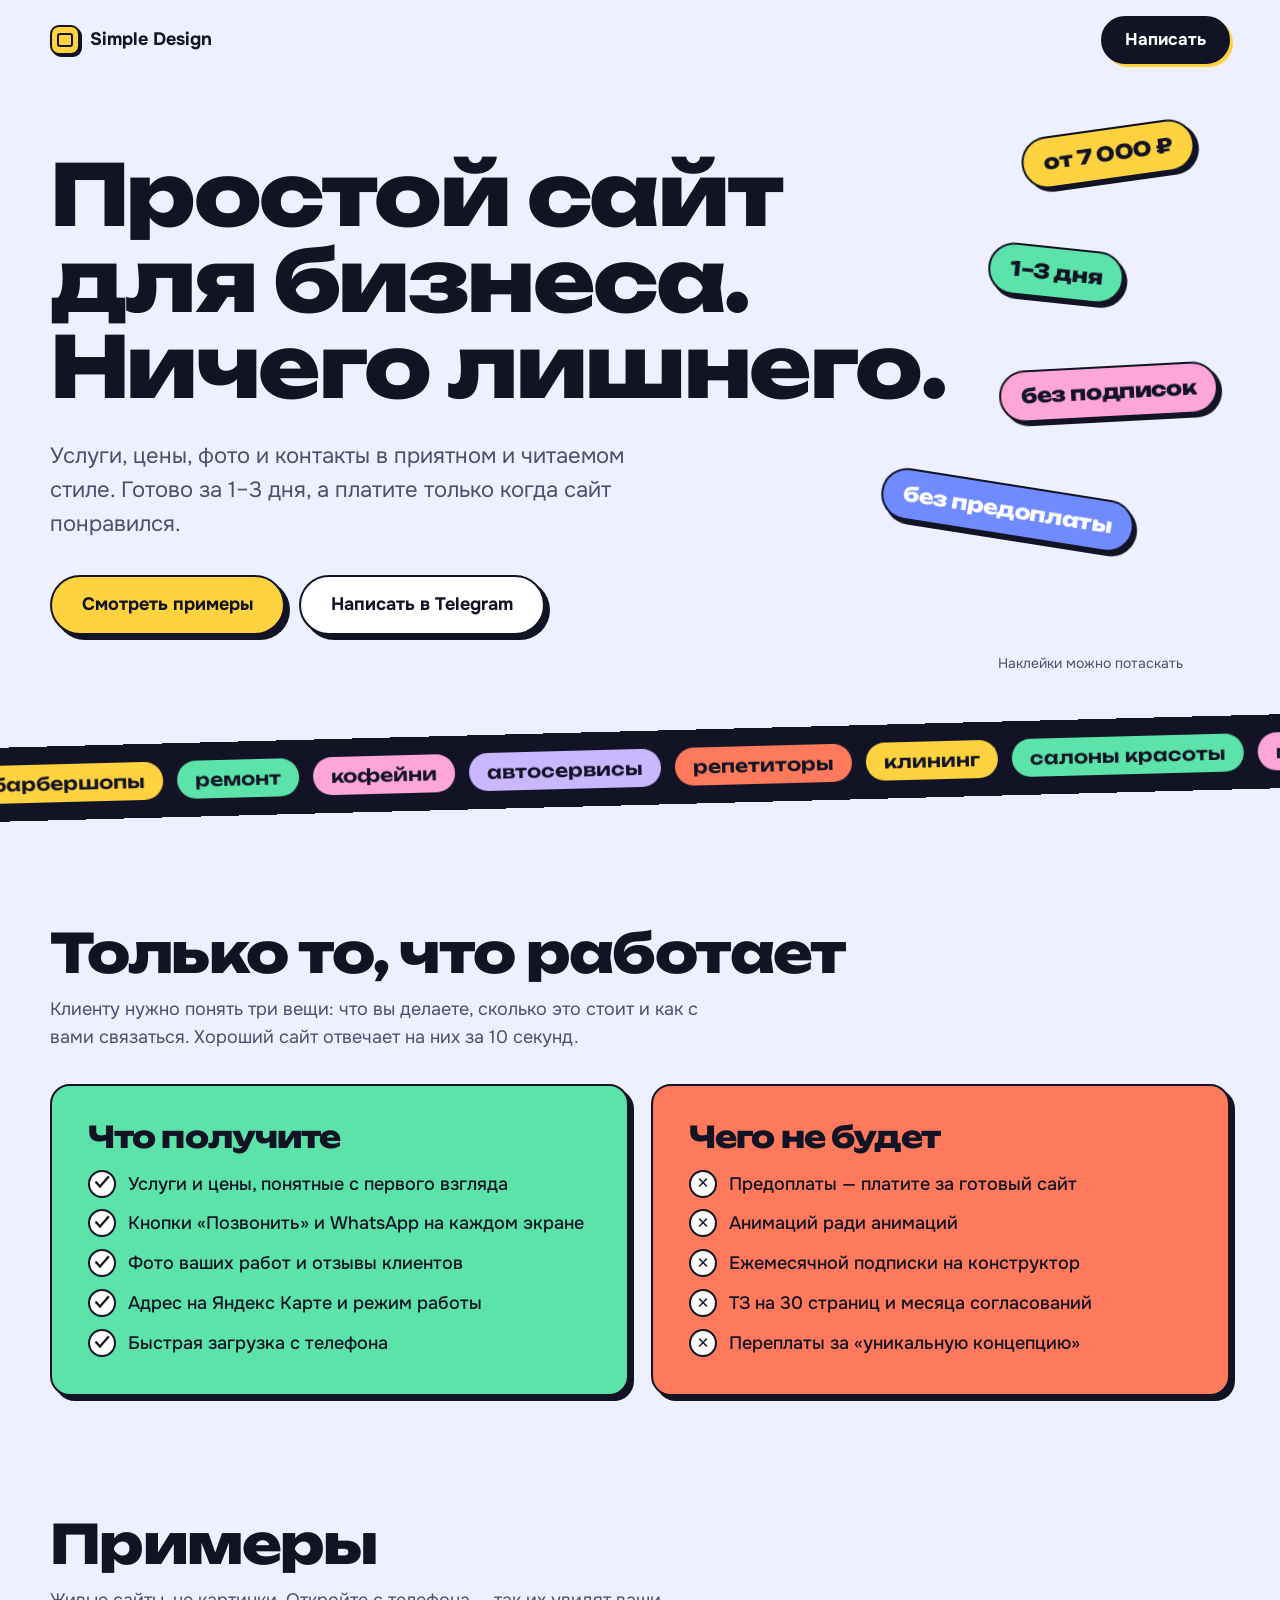
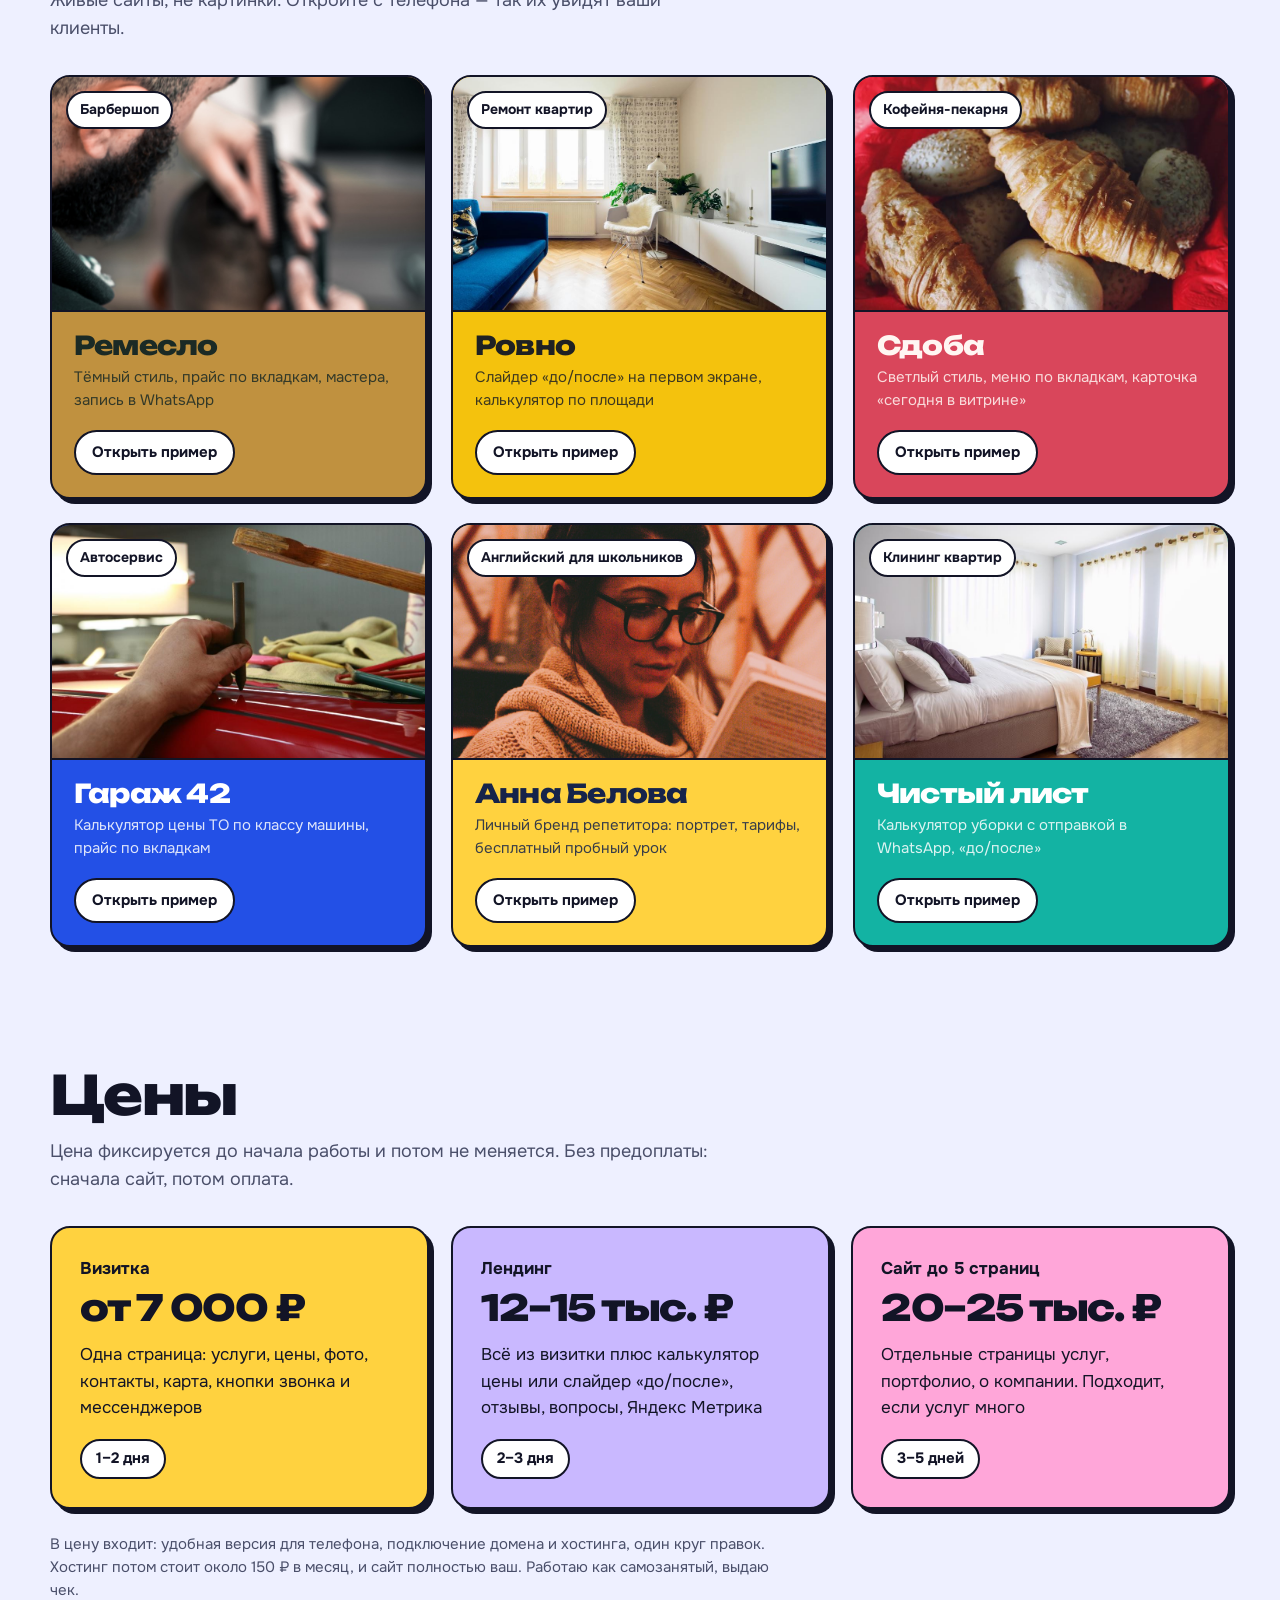
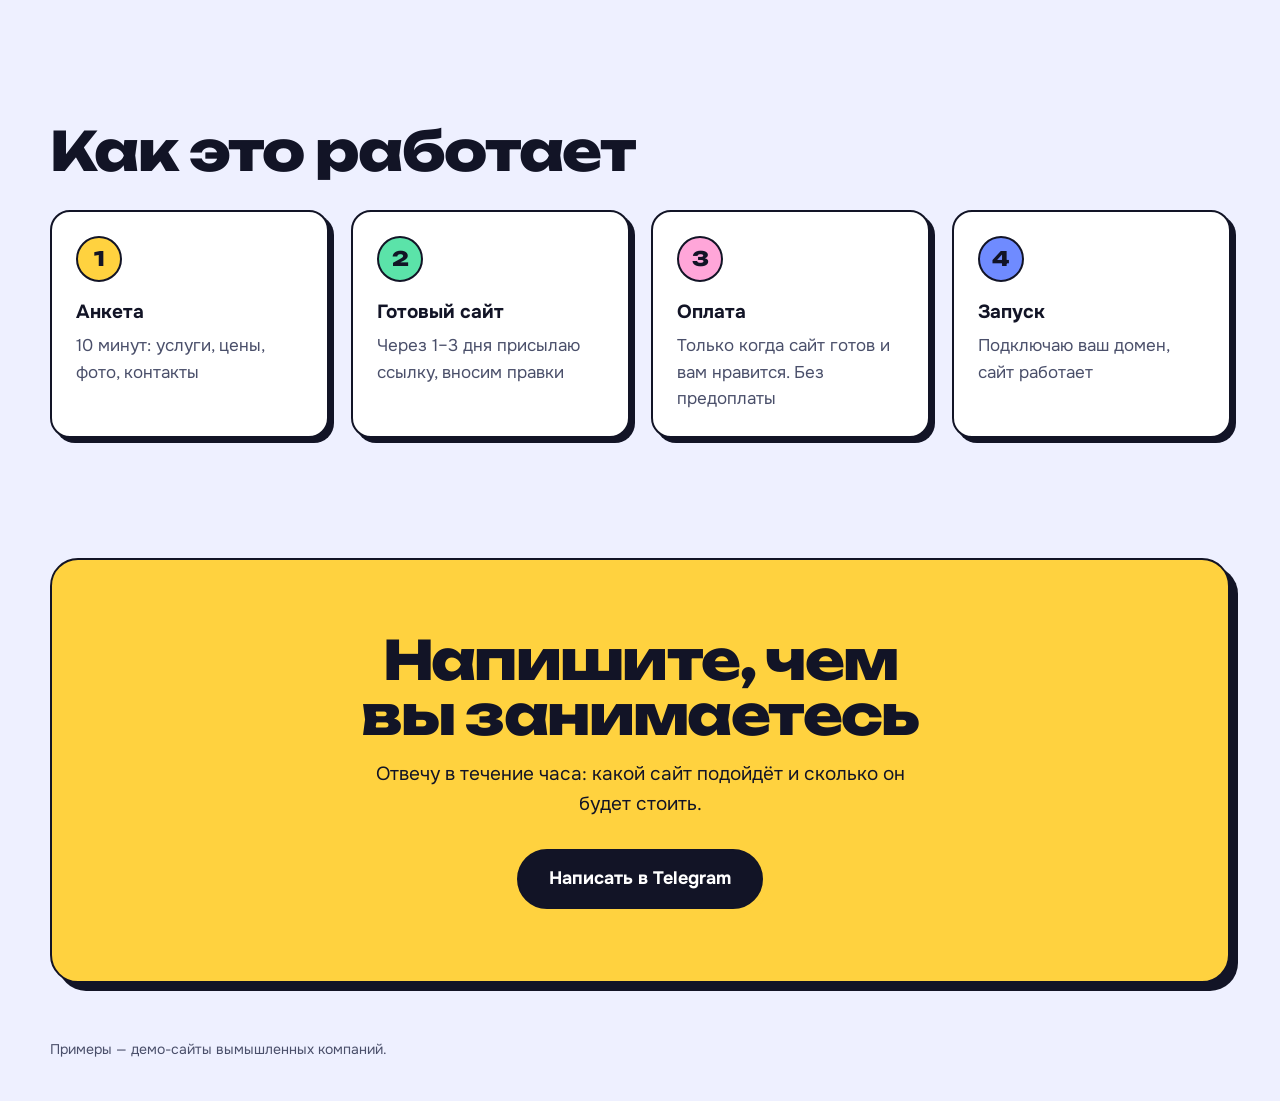
<file: index.html>
<!doctype html>
<html lang="ru">
<head>
<meta charset="utf-8">
<meta name="viewport" content="width=device-width, initial-scale=1">
<title>Simple Design — простые сайты для бизнеса, от 7 000 ₽</title>
<meta name="description" content="Сайт для бизнеса за 1–3 дня: услуги, цены, фото, карта и кнопка WhatsApp. Ничего лишнего. Шесть живых примеров и цены.">
<meta name="theme-color" content="#EEF0FF">
<link rel="icon" href="data:image/svg+xml,%3Csvg xmlns='http://www.w3.org/2000/svg' viewBox='0 0 64 64'%3E%3Crect width='64' height='64' rx='16' fill='%23FFD23F'/%3E%3Crect x='14' y='18' width='36' height='28' rx='5' fill='none' stroke='%23121426' stroke-width='5'/%3E%3C/svg%3E">
<link rel="preconnect" href="https://fonts.googleapis.com">
<link rel="preconnect" href="https://fonts.gstatic.com" crossorigin>
<link rel="stylesheet" href="https://fonts.googleapis.com/css2?family=Unbounded:wght@600;800&family=Onest:wght@400;500;700&display=swap">
<link rel="stylesheet" href="hub.css">
</head>
<body>
<header class="wrap top">
  <p class="brand"><span class="brand__mark" aria-hidden="true"></span>Simple Design</p>
  <a class="btn btn--ink press" href="https://t.me/imya_Vadim_zanyato" target="_blank" rel="noopener">Написать</a>
</header>

<main>
  <section class="wrap hero">
    <h1>Простой сайт для&nbsp;бизнеса. Ничего&nbsp;лишнего.</h1>
    <p class="hero__lead">Услуги, цены, фото и контакты в&nbsp;приятном и&nbsp;читаемом стиле. Готово за&nbsp;1–3&nbsp;дня, а&nbsp;платите только когда сайт понравился.</p>
    <div class="hero__cta">
      <a class="btn btn--yellow btn--big press" href="#demos">Смотреть примеры</a>
      <a class="btn btn--white btn--big press" href="https://t.me/imya_Vadim_zanyato" target="_blank" rel="noopener">Написать в Telegram</a>
    </div>
    <div class="stickers" aria-hidden="true">
      <span class="sticker sticker--yellow" style="--r:-8deg">от 7&nbsp;000&nbsp;₽</span>
      <span class="sticker sticker--mint" style="--r:6deg">1–3 дня</span>
      <span class="sticker sticker--pink" style="--r:-3deg">без подписок</span>
      <span class="sticker sticker--blue" style="--r:9deg">без предоплаты</span>
    </div>
    <p class="hero__hint">Наклейки можно потаскать</p>
  </section>

  <div class="ticker" aria-hidden="true"><div class="ticker__row">
    <span>барбершопы</span><span>ремонт</span><span>кофейни</span><span>автосервисы</span><span>репетиторы</span><span>клининг</span><span>салоны красоты</span><span>мастера на дому</span><span>фитнес</span><span>фотографы</span>
    <span>барбершопы</span><span>ремонт</span><span>кофейни</span><span>автосервисы</span><span>репетиторы</span><span>клининг</span><span>салоны красоты</span><span>мастера на дому</span><span>фитнес</span><span>фотографы</span>
  </div></div>

  <section class="wrap simple">
    <h2>Только то, что работает</h2>
    <p class="sub">Клиенту нужно понять три вещи: что вы делаете, сколько это стоит и как с вами связаться. Хороший сайт отвечает на них за 10 секунд.</p>
    <div class="simple__grid">
      <div class="box box--mint press">
        <h3>Что получите</h3>
        <ul class="list list--yes">
          <li>Услуги и цены, понятные с первого взгляда</li>
          <li>Кнопки «Позвонить» и WhatsApp на каждом экране</li>
          <li>Фото ваших работ и отзывы клиентов</li>
          <li>Адрес на Яндекс Карте и режим работы</li>
          <li>Быстрая загрузка с телефона</li>
        </ul>
      </div>
      <div class="box box--coral press">
        <h3>Чего не будет</h3>
        <ul class="list list--no">
          <li>Предоплаты — платите за готовый сайт</li>
          <li>Анимаций ради анимаций</li>
          <li>Ежемесячной подписки на конструктор</li>
          <li>ТЗ на 30 страниц и месяца согласований</li>
          <li>Переплаты за «уникальную концепцию»</li>
        </ul>
      </div>
    </div>
  </section>

  <section class="wrap" id="demos">
    <h2>Примеры</h2>
    <p class="sub">Живые сайты, не картинки. Откройте с телефона — так их увидят ваши клиенты.</p>
    <div class="demos">
<a class="demo press" href="barber/" style="--c:#C0913F;--ci:#1B2A25" data-tilt>
  <div class="demo__img"><img src="barber/img/O6KYUCUFY4.jpg" alt="" loading="lazy" width="960" height="640"><span class="demo__kind">Барбершоп</span></div>
  <div class="demo__body"><p class="demo__name">Ремесло</p><p class="demo__what">Тёмный стиль, прайс по вкладкам, мастера, запись в WhatsApp</p><span class="demo__open">Открыть пример</span></div>
</a>
<a class="demo press" href="remont/" style="--c:#F4C20D;--ci:#1F2123" data-tilt>
  <div class="demo__img"><img src="remont/img/6SMA09U7Y8.jpg" alt="" loading="lazy" width="960" height="640"><span class="demo__kind">Ремонт квартир</span></div>
  <div class="demo__body"><p class="demo__name">Ровно</p><p class="demo__what">Слайдер «до/после» на первом экране, калькулятор по площади</p><span class="demo__open">Открыть пример</span></div>
</a>
<a class="demo press" href="cafe/" style="--c:#D9465B;--ci:#FFF6F2" data-tilt>
  <div class="demo__img"><img src="cafe/img/3D35639910.jpg" alt="" loading="lazy" width="960" height="640"><span class="demo__kind">Кофейня-пекарня</span></div>
  <div class="demo__body"><p class="demo__name">Сдоба</p><p class="demo__what">Светлый стиль, меню по вкладкам, карточка «сегодня в витрине»</p><span class="demo__open">Открыть пример</span></div>
</a>
<a class="demo press" href="auto/" style="--c:#2350E6;--ci:#FFFFFF" data-tilt>
  <div class="demo__img"><img src="auto/img/D3AFE4D6F8.jpg" alt="" loading="lazy" width="960" height="640"><span class="demo__kind">Автосервис</span></div>
  <div class="demo__body"><p class="demo__name">Гараж 42</p><p class="demo__what">Калькулятор цены ТО по классу машины, прайс по вкладкам</p><span class="demo__open">Открыть пример</span></div>
</a>
<a class="demo press" href="tutor/" style="--c:#FFD23F;--ci:#16244A" data-tilt>
  <div class="demo__img"><img src="tutor/img/QQ8PXA4DPH.jpg" alt="" loading="lazy" width="960" height="640"><span class="demo__kind">Английский для школьников</span></div>
  <div class="demo__body"><p class="demo__name">Анна Белова</p><p class="demo__what">Личный бренд репетитора: портрет, тарифы, бесплатный пробный урок</p><span class="demo__open">Открыть пример</span></div>
</a>
<a class="demo press" href="clean/" style="--c:#13B3A3;--ci:#FFFFFF" data-tilt>
  <div class="demo__img"><img src="clean/img/XWI13131WH.jpg" alt="" loading="lazy" width="960" height="640"><span class="demo__kind">Клининг квартир</span></div>
  <div class="demo__body"><p class="demo__name">Чистый лист</p><p class="demo__what">Калькулятор уборки с отправкой в WhatsApp, «до/после»</p><span class="demo__open">Открыть пример</span></div>
</a>
    </div>
  </section>

  <section class="wrap">
    <h2>Цены</h2>
    <p class="sub">Цена фиксируется до начала работы и потом не меняется. Без предоплаты: сначала сайт, потом оплата.</p>
    <ul class="plans"><li class="plan press" data-tilt><p class="plan__name">Визитка</p><p class="plan__price">от 7 000 ₽</p><p class="plan__what">Одна страница: услуги, цены, фото, контакты, карта, кнопки звонка и мессенджеров</p><p class="plan__time">1–2 дня</p></li><li class="plan press" data-tilt><p class="plan__name">Лендинг</p><p class="plan__price">12–15 тыс. ₽</p><p class="plan__what">Всё из визитки плюс калькулятор цены или слайдер «до/после», отзывы, вопросы, Яндекс Метрика</p><p class="plan__time">2–3 дня</p></li><li class="plan press" data-tilt><p class="plan__name">Сайт до 5 страниц</p><p class="plan__price">20–25 тыс. ₽</p><p class="plan__what">Отдельные страницы услуг, портфолио, о компании. Подходит, если услуг много</p><p class="plan__time">3–5 дней</p></li></ul>
    <p class="small">В цену входит: удобная версия для телефона, подключение домена и хостинга, один круг правок. Хостинг потом стоит около 150&nbsp;₽ в&nbsp;месяц, и сайт полностью ваш. Работаю как самозанятый, выдаю чек.</p>
  </section>

  <section class="wrap how">
    <h2>Как это работает</h2>
    <ol>
      <li class="press"><b>Анкета</b><span>10 минут: услуги, цены, фото, контакты</span></li>
      <li class="press"><b>Готовый сайт</b><span>Через 1–3 дня присылаю ссылку, вносим правки</span></li>
      <li class="press"><b>Оплата</b><span>Только когда сайт готов и вам нравится. Без предоплаты</span></li>
      <li class="press"><b>Запуск</b><span>Подключаю ваш домен, сайт работает</span></li>
    </ol>
  </section>

  <section class="wrap">
    <div class="final press">
      <h2>Напишите, чем вы занимаетесь</h2>
      <p>Отвечу в течение часа: какой сайт подойдёт и сколько он будет стоить.</p>
      <a class="btn btn--ink btn--big press" href="https://t.me/imya_Vadim_zanyato" target="_blank" rel="noopener">Написать в Telegram</a>
    </div>
  </section>
</main>

<footer class="wrap foot">Примеры — демо-сайты вымышленных компаний.</footer>
<script src="hub.js" defer></script>
</body>
</html>
</file>
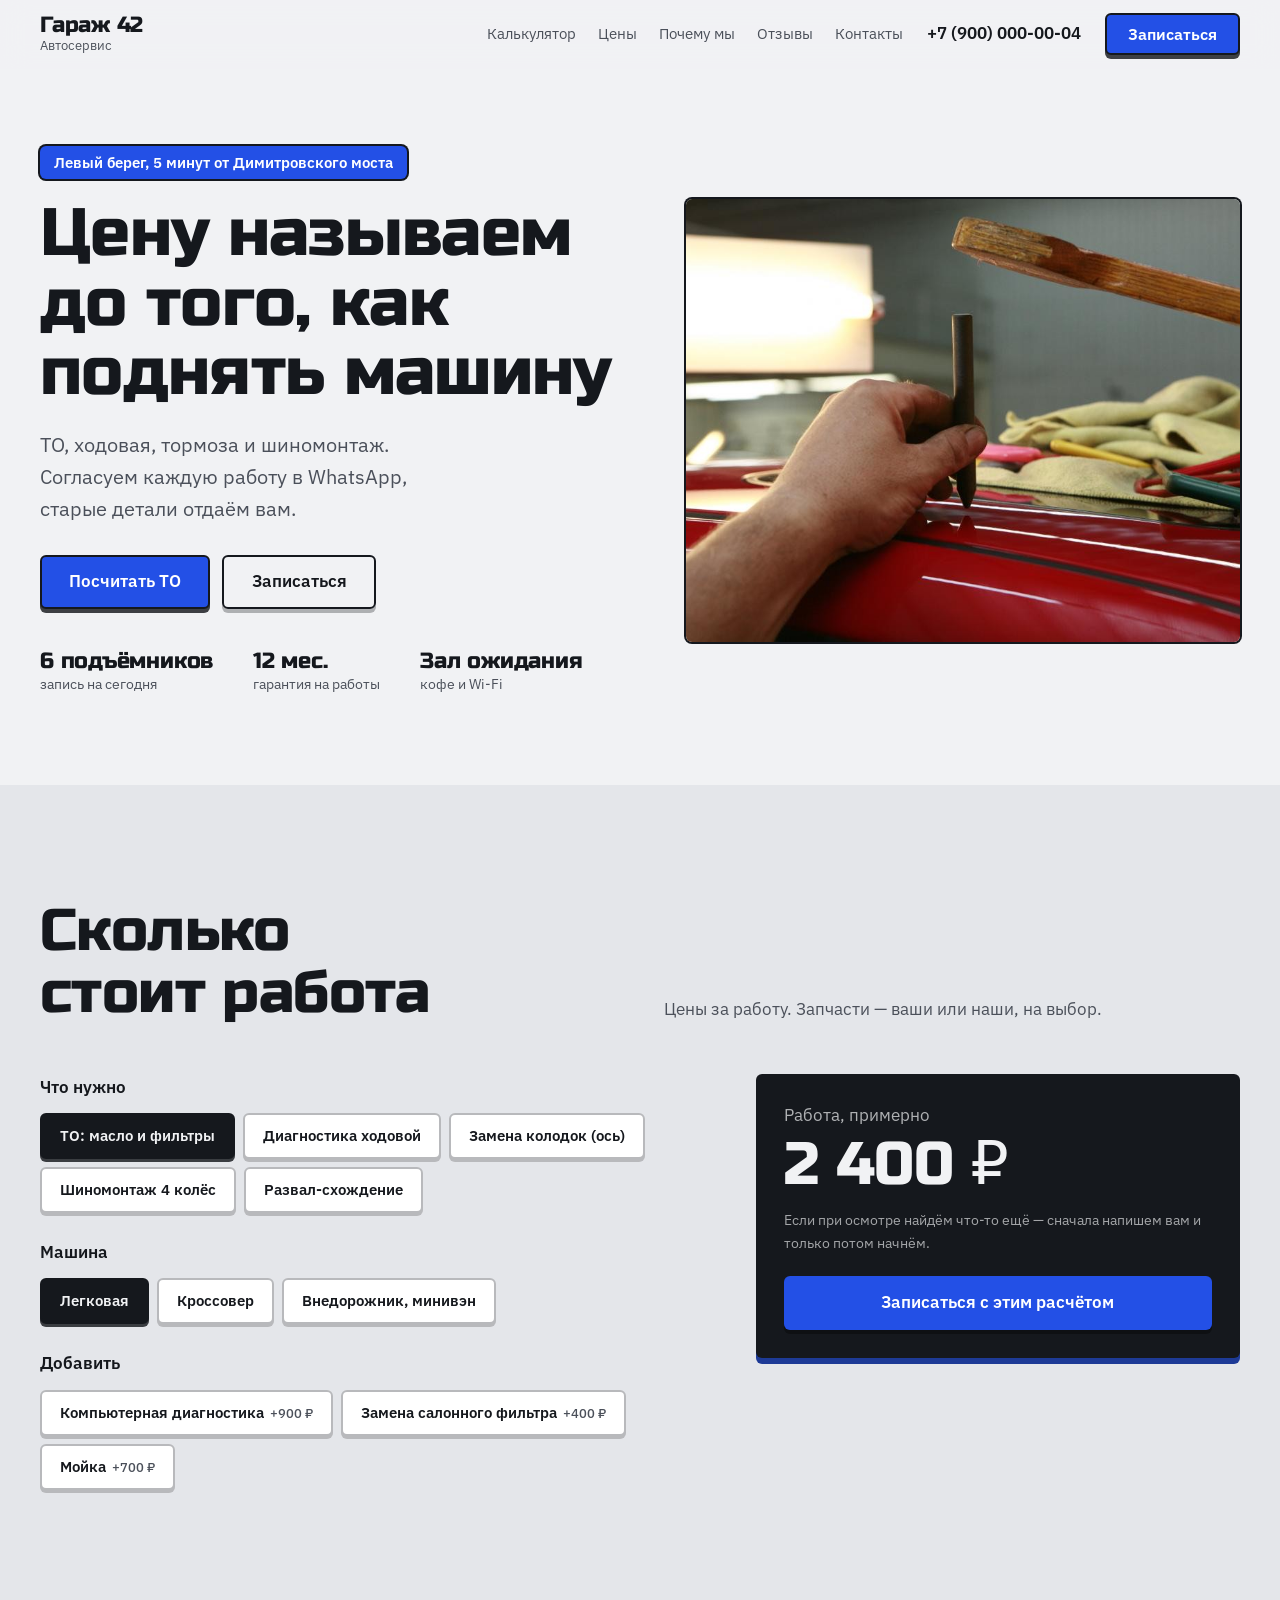
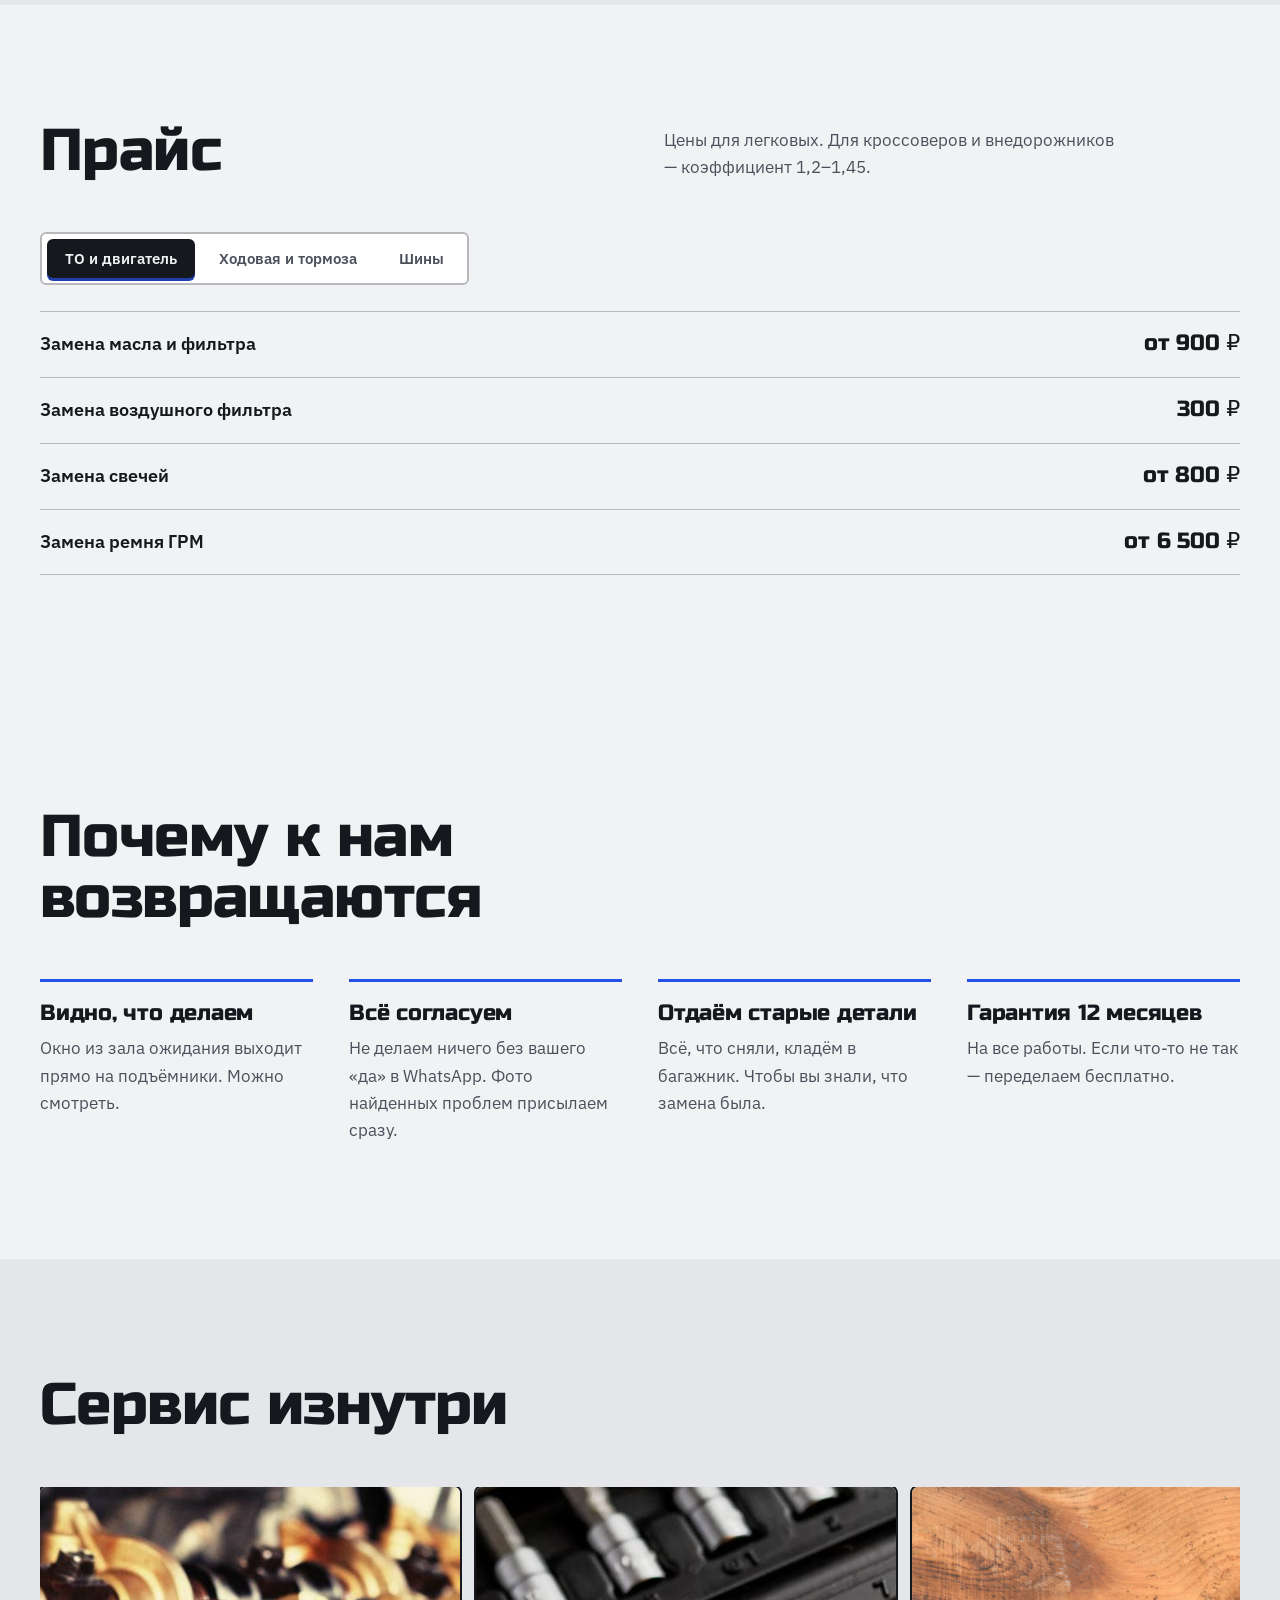
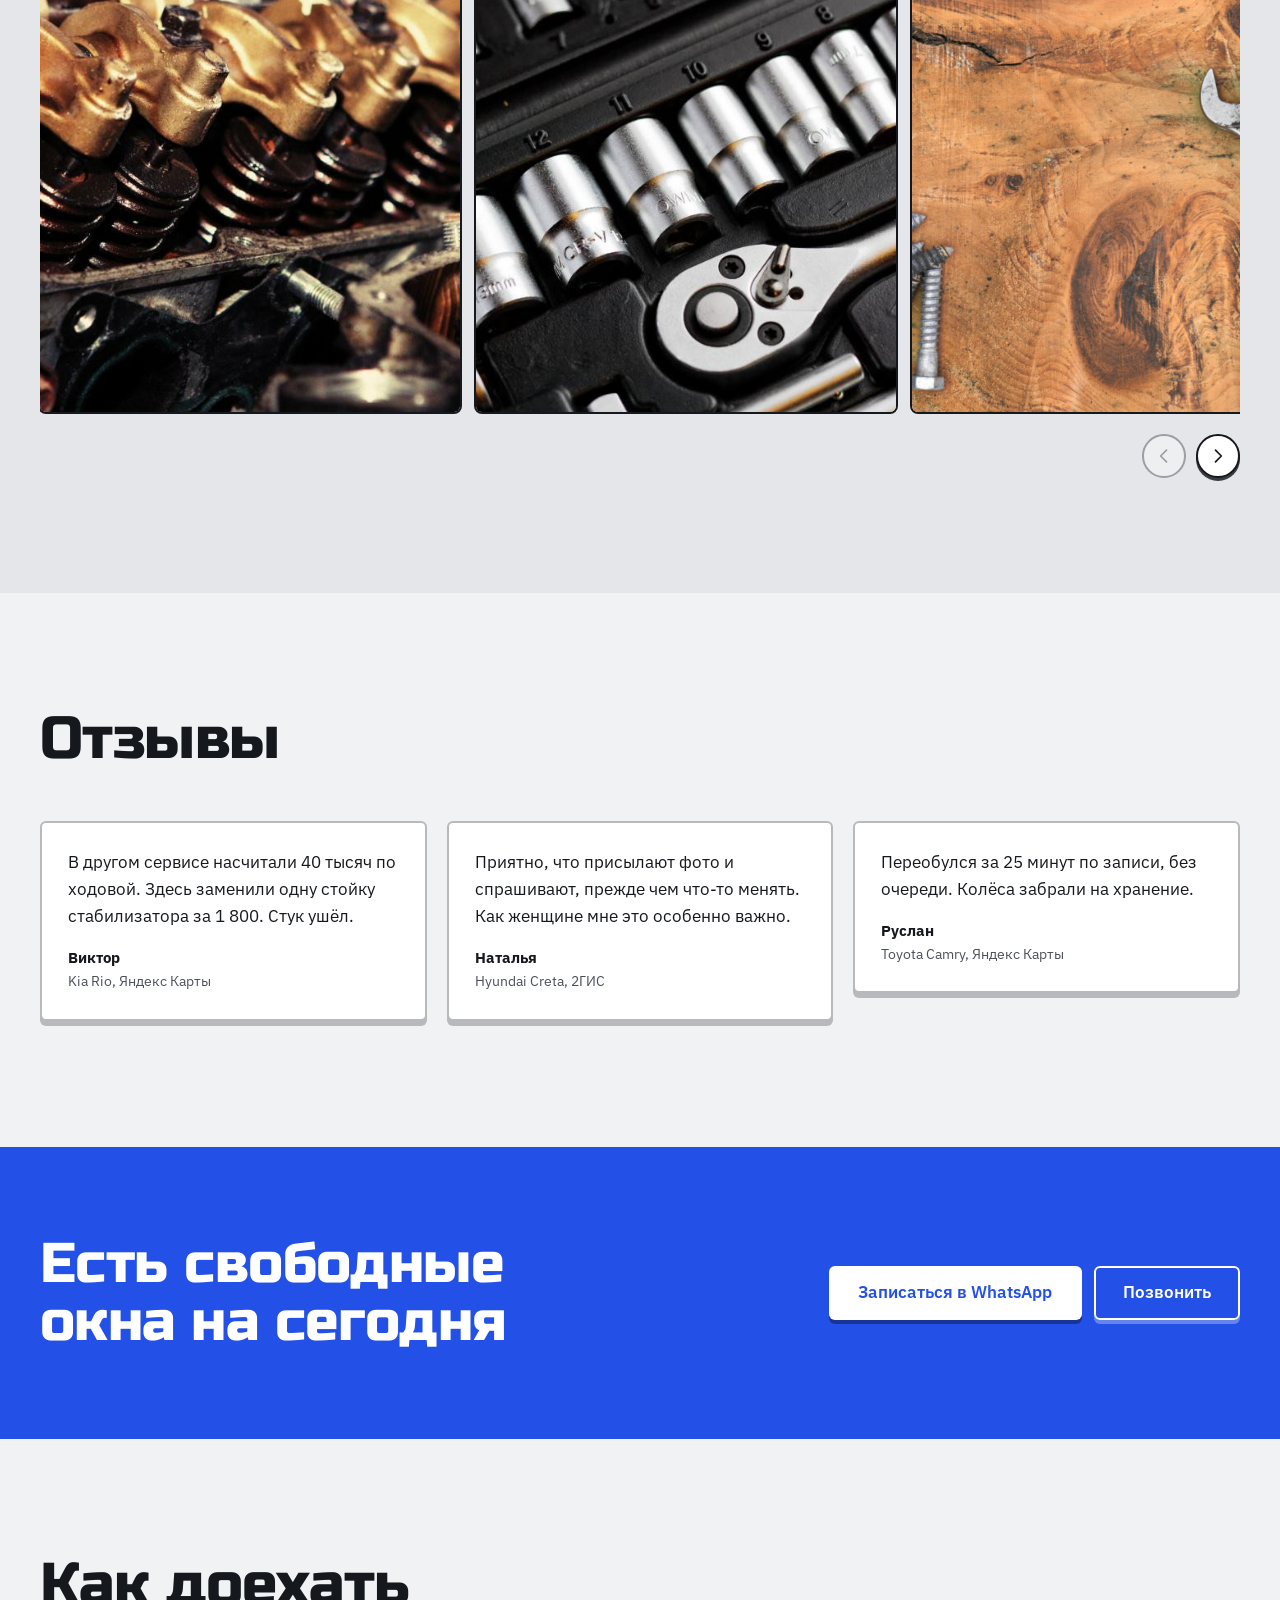
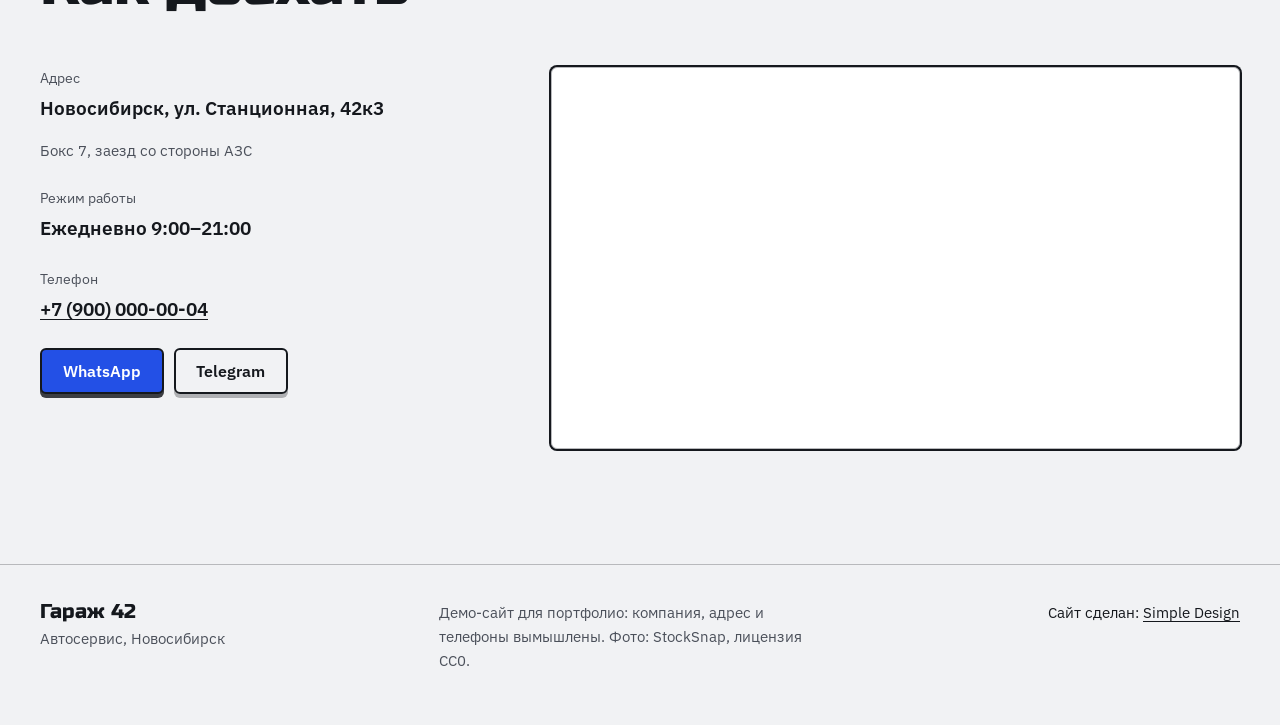
<file: auto/index.html>
<!doctype html>
<html lang="ru">
<head>
<meta charset="utf-8">
<meta name="viewport" content="width=device-width, initial-scale=1">
<title>Автосервис «Гараж 42» в Новосибирске — ТО, ходовая, шиномонтаж</title>
<meta name="description" content="ТО, диагностика и ремонт ходовой, шиномонтаж. Цена известна до начала работ, старые запчасти отдаём. Левый берег, ул. Станционная.">
<meta property="og:title" content="Автосервис «Гараж 42» в Новосибирске — ТО, ходовая, шиномонтаж">
<meta property="og:description" content="ТО, диагностика и ремонт ходовой, шиномонтаж. Цена известна до начала работ, старые запчасти отдаём. Левый берег, ул. Станционная.">
<meta property="og:image" content="img/D3AFE4D6F8.jpg">
<meta name="theme-color" content="#F1F2F4">
<link rel="icon" href="data:image/svg+xml,%3Csvg%20xmlns%3D'http%3A%2F%2Fwww.w3.org%2F2000%2Fsvg'%20viewBox%3D'0%200%2064%2064'%3E%3Crect%20width%3D'64'%20height%3D'64'%20rx%3D'14'%20fill%3D'%232350E6'%2F%3E%3Ctext%20x%3D'50%25'%20y%3D'54%25'%20text-anchor%3D'middle'%20dominant-baseline%3D'middle'%20font-family%3D'Arial'%20font-weight%3D'700'%20font-size%3D'34'%20fill%3D'%23FFFFFF'%3E%D0%93%3C%2Ftext%3E%3C%2Fsvg%3E">
<link rel="preconnect" href="https://fonts.googleapis.com">
<link rel="preconnect" href="https://fonts.gstatic.com" crossorigin>
<link rel="stylesheet" href="https://fonts.googleapis.com/css2?family=Russo+One:wght@400&family=IBM+Plex+Sans:wght@400;500;600;700&display=swap">
<link rel="stylesheet" href="base.css">
<style>:root{--bg:#F1F2F4;--surface:#FFFFFF;--surface-2:#E4E6EA;--ink:#15181D;--muted-base:#5A606B;--accent:#2350E6;--accent-ink:#FFFFFF;--line:#D3D6DC;--band:#2350E6;--band-ink:#FFFFFF;--font-d:"Russo One", system-ui, sans-serif;--font-b:"IBM Plex Sans", system-ui, sans-serif;--d-weight:400;--d-case:none;--d-track:-0.01em;--d-lh:1.04;--radius:6px;--btn-radius:6px;--hero-scrim:linear-gradient(180deg, rgb(0 0 0 / .15), rgb(0 0 0 / .65))}.site--auto .hero__img img{aspect-ratio:5/4} .site--auto .feature{border-top-color:var(--accent)} .site--auto .cta-band .btn--accent{background:#fff;color:var(--accent);--b:#fff}</style>
</head>
<body class="site site--auto">
<a class="skip" href="#main">К содержанию</a>
<header class="topbar" data-topbar>
  <div class="wrap topbar__inner">
    <a class="logo" href="#top"><span class="logo__name">Гараж 42</span><span class="logo__kind">Автосервис</span></a>
    <nav class="topbar__nav" aria-label="Разделы"><a href="#calc">Калькулятор</a><a href="#prices">Цены</a><a href="#why">Почему мы</a><a href="#reviews">Отзывы</a><a href="#contacts">Контакты</a></nav>
    <a class="topbar__phone" href="tel:+79000000004">+7 (900) 000-00-04</a>
    <a class="btn btn--accent topbar__cta" href="https://wa.me/79000000004?text=%D0%97%D0%B4%D1%80%D0%B0%D0%B2%D1%81%D1%82%D0%B2%D1%83%D0%B9%D1%82%D0%B5!%20%D0%A5%D0%BE%D1%87%D1%83%20%D0%B7%D0%B0%D0%BF%D0%B8%D1%81%D0%B0%D1%82%D1%8C%D1%81%D1%8F%20%D0%B2%20%D1%81%D0%B5%D1%80%D0%B2%D0%B8%D1%81." target="_blank" rel="noopener">Записаться</a>
  </div>
</header>
<main id="main">
<section class="hero hero--split" id="top">
  <div class="wrap hero__grid"><div class="hero__text"><p class="hero__kicker" data-in>Левый берег, 5 минут от Димитровского моста</p><h1 class="hero__title" data-in>Цену называем до того, как поднять машину</h1><p class="hero__lead" data-in>ТО, ходовая, тормоза и шиномонтаж. Согласуем каждую работу в WhatsApp, старые детали отдаём вам.</p><div class="hero__cta" data-in><a class="btn btn--accent btn--lg" href="#calc">Посчитать ТО</a><a class="btn btn--ghost btn--lg" href="https://wa.me/79000000004?text=%D0%97%D0%B4%D1%80%D0%B0%D0%B2%D1%81%D1%82%D0%B2%D1%83%D0%B9%D1%82%D0%B5!%20%D0%A5%D0%BE%D1%87%D1%83%20%D0%B7%D0%B0%D0%BF%D0%B8%D1%81%D0%B0%D1%82%D1%8C%D1%81%D1%8F%20%D0%B2%20%D1%81%D0%B5%D1%80%D0%B2%D0%B8%D1%81." target="_blank" rel="noopener">Записаться</a></div><ul class="hero__facts" data-in><li><b>6 подъёмников</b><span>запись на сегодня</span></li><li><b>12 мес.</b><span>гарантия на работы</span></li><li><b>Зал ожидания</b><span>кофе и Wi-Fi</span></li></ul></div><div class="hero__media"><div class="hero__img" data-in><img src="img/D3AFE4D6F8.jpg" alt="Мастер работает с двигателем" width="960" height="640" fetchpriority="high" decoding="async"></div></div></div>
</section>
<section class="sec sec--calc sec--alt" id="calc">
  <div class="wrap"><header class="sec__head"><h2 class="sec__title">Сколько стоит работа</h2><p class="sec__intro">Цены за работу. Запчасти — ваши или наши, на выбор.</p></header><div class="calc" data-calc='{&quot;base&quot;:0,&quot;fields&quot;:[{&quot;id&quot;:&quot;svc&quot;,&quot;type&quot;:&quot;select&quot;,&quot;label&quot;:&quot;Что нужно&quot;,&quot;options&quot;:[{&quot;label&quot;:&quot;ТО: масло и фильтры&quot;,&quot;add&quot;:2400},{&quot;label&quot;:&quot;Диагностика ходовой&quot;,&quot;add&quot;:1200},{&quot;label&quot;:&quot;Замена колодок (ось)&quot;,&quot;add&quot;:1800},{&quot;label&quot;:&quot;Шиномонтаж 4 колёс&quot;,&quot;add&quot;:2600},{&quot;label&quot;:&quot;Развал-схождение&quot;,&quot;add&quot;:2200}]},{&quot;id&quot;:&quot;cls&quot;,&quot;type&quot;:&quot;select&quot;,&quot;label&quot;:&quot;Машина&quot;,&quot;options&quot;:[{&quot;label&quot;:&quot;Легковая&quot;,&quot;mult&quot;:1},{&quot;label&quot;:&quot;Кроссовер&quot;,&quot;mult&quot;:1.2},{&quot;label&quot;:&quot;Внедорожник, минивэн&quot;,&quot;mult&quot;:1.45}]},{&quot;id&quot;:&quot;plus&quot;,&quot;type&quot;:&quot;checks&quot;,&quot;label&quot;:&quot;Добавить&quot;,&quot;options&quot;:[{&quot;label&quot;:&quot;Компьютерная диагностика&quot;,&quot;extra&quot;:900},{&quot;label&quot;:&quot;Замена салонного фильтра&quot;,&quot;extra&quot;:400},{&quot;label&quot;:&quot;Мойка&quot;,&quot;extra&quot;:700}]}],&quot;wa&quot;:&quot;79000000004&quot;,&quot;intro&quot;:&quot;Здравствуйте! Хочу записаться:&quot;}'>
  <div class="calc__form"><fieldset class="calc__field" data-field="svc" data-kind="select"><legend>Что нужно</legend><div class="seg"><label class="seg__opt"><input type="radio" name="calc-svc" value="0" checked><span>ТО: масло и фильтры</span></label><label class="seg__opt"><input type="radio" name="calc-svc" value="1"><span>Диагностика ходовой</span></label><label class="seg__opt"><input type="radio" name="calc-svc" value="2"><span>Замена колодок (ось)</span></label><label class="seg__opt"><input type="radio" name="calc-svc" value="3"><span>Шиномонтаж 4 колёс</span></label><label class="seg__opt"><input type="radio" name="calc-svc" value="4"><span>Развал-схождение</span></label></div></fieldset><fieldset class="calc__field" data-field="cls" data-kind="select"><legend>Машина</legend><div class="seg"><label class="seg__opt"><input type="radio" name="calc-cls" value="0" checked><span>Легковая</span></label><label class="seg__opt"><input type="radio" name="calc-cls" value="1"><span>Кроссовер</span></label><label class="seg__opt"><input type="radio" name="calc-cls" value="2"><span>Внедорожник, минивэн</span></label></div></fieldset><fieldset class="calc__field" data-field="plus" data-kind="checks"><legend>Добавить</legend><div class="chips"><label class="chip"><input type="checkbox" value="0"><span>Компьютерная диагностика <small>+900 ₽</small></span></label><label class="chip"><input type="checkbox" value="1"><span>Замена салонного фильтра <small>+400 ₽</small></span></label><label class="chip"><input type="checkbox" value="2"><span>Мойка <small>+700 ₽</small></span></label></div></fieldset></div>
  <div class="calc__total"><p class="calc__total-label">Работа, примерно</p>
    <p class="calc__sum" aria-live="polite"><span data-sum>0</span>&nbsp;₽</p>
    <p class="calc__note">Если при осмотре найдём что-то ещё — сначала напишем вам и только потом начнём.</p>
    <a class="btn btn--accent btn--lg btn--block" data-calc-send href="#" target="_blank" rel="noopener">Записаться с этим расчётом</a></div>
</div></div>
</section>
<section class="sec sec--services" id="prices">
  <div class="wrap"><header class="sec__head"><h2 class="sec__title">Прайс</h2><p class="sec__intro">Цены для легковых. Для кроссоверов и внедорожников — коэффициент 1,2–1,45.</p></header><div class="tabs" data-tabs><div class="tabs__bar" role="tablist"><button role="tab" class="tabs__tab" aria-selected="true" aria-controls="prices-p0" id="prices-t0">ТО и двигатель</button><button role="tab" class="tabs__tab" aria-selected="false" aria-controls="prices-p1" id="prices-t1">Ходовая и тормоза</button><button role="tab" class="tabs__tab" aria-selected="false" aria-controls="prices-p2" id="prices-t2">Шины</button></div>
      <div role="tabpanel" class="tabs__panel" id="prices-p0" aria-labelledby="prices-t0"><ul class="price"><li class="price__row"><div><span class="price__name">Замена масла и фильтра</span></div><b class="price__val">от 900 ₽</b></li><li class="price__row"><div><span class="price__name">Замена воздушного фильтра</span></div><b class="price__val">300 ₽</b></li><li class="price__row"><div><span class="price__name">Замена свечей</span></div><b class="price__val">от 800 ₽</b></li><li class="price__row"><div><span class="price__name">Замена ремня ГРМ</span></div><b class="price__val">от 6 500 ₽</b></li></ul></div><div role="tabpanel" class="tabs__panel" id="prices-p1" aria-labelledby="prices-t1" hidden><ul class="price"><li class="price__row"><div><span class="price__name">Диагностика подвески</span></div><b class="price__val">1 200 ₽</b></li><li class="price__row"><div><span class="price__name">Замена колодок, ось</span></div><b class="price__val">1 800 ₽</b></li><li class="price__row"><div><span class="price__name">Замена амортизатора</span></div><b class="price__val">от 1 600 ₽</b></li><li class="price__row"><div><span class="price__name">Развал-схождение</span></div><b class="price__val">2 200 ₽</b></li></ul></div><div role="tabpanel" class="tabs__panel" id="prices-p2" aria-labelledby="prices-t2" hidden><ul class="price"><li class="price__row"><div><span class="price__name">Шиномонтаж R13–R16</span><span class="price__note">4 колеса</span></div><b class="price__val">2 600 ₽</b></li><li class="price__row"><div><span class="price__name">Шиномонтаж R17–R20</span><span class="price__note">4 колеса</span></div><b class="price__val">3 400 ₽</b></li><li class="price__row"><div><span class="price__name">Хранение шин</span><span class="price__note">сезон</span></div><b class="price__val">3 000 ₽</b></li></ul></div></div></div>
</section>
<section class="sec sec--features" id="why">
  <div class="wrap"><header class="sec__head"><h2 class="sec__title">Почему к нам возвращаются</h2></header><div class="features features--4"><div class="feature"><h3>Видно, что делаем</h3><p>Окно из зала ожидания выходит прямо на подъёмники. Можно смотреть.</p></div><div class="feature"><h3>Всё согласуем</h3><p>Не делаем ничего без вашего «да» в WhatsApp. Фото найденных проблем присылаем сразу.</p></div><div class="feature"><h3>Отдаём старые детали</h3><p>Всё, что сняли, кладём в багажник. Чтобы вы знали, что замена была.</p></div><div class="feature"><h3>Гарантия 12 месяцев</h3><p>На все работы. Если что-то не так — переделаем бесплатно.</p></div></div></div>
</section>
<section class="sec sec--gallery sec--alt" id="photos">
  <div class="wrap"><header class="sec__head"><h2 class="sec__title">Сервис изнутри</h2></header><div class="gallery" data-gallery>
  <div class="gallery__track" tabindex="0" aria-label="Сервис изнутри"><figure class="gallery__item"><img src="img/739D74EEB8.jpg" alt="Двигатель на ремонте" width="960" height="640" loading="lazy" decoding="async"></figure><figure class="gallery__item"><img src="img/M07SV6AMBD.jpg" alt="Набор головок" width="960" height="640" loading="lazy" decoding="async"></figure><figure class="gallery__item"><img src="img/O8DVPXYOIY.jpg" alt="Ключи" width="960" height="720" loading="lazy" decoding="async"></figure><figure class="gallery__item"><img src="img/RDQ85OYVLO.jpg" alt="Двигатель" width="960" height="640" loading="lazy" decoding="async"></figure><figure class="gallery__item"><img src="img/MUVDMYQQXF.jpg" alt="Протектор шины" width="960" height="640" loading="lazy" decoding="async"></figure><figure class="gallery__item"><img src="img/TFX66XBXTM.jpg" alt="Приборная панель" width="960" height="640" loading="lazy" decoding="async"></figure><figure class="gallery__item"><img src="img/4RHOB6RC3S.jpg" alt="Головки торцевые" width="960" height="640" loading="lazy" decoding="async"></figure></div>
  <div class="gallery__nav"><button class="icon-btn" data-dir="-1" aria-label="Назад"><svg viewBox="0 0 24 24" width="20" height="20" aria-hidden="true"><path d="M15 5l-7 7 7 7" fill="none" stroke="currentColor" stroke-width="2" stroke-linecap="round" stroke-linejoin="round"/></svg></button><button class="icon-btn" data-dir="1" aria-label="Вперёд"><svg viewBox="0 0 24 24" width="20" height="20" aria-hidden="true"><path d="M9 5l7 7-7 7" fill="none" stroke="currentColor" stroke-width="2" stroke-linecap="round" stroke-linejoin="round"/></svg></button></div>
</div></div>
</section>
<section class="sec sec--reviews" id="reviews">
  <div class="wrap"><header class="sec__head"><h2 class="sec__title">Отзывы</h2></header><div class="reviews"><blockquote class="review"><p>В другом сервисе насчитали 40 тысяч по ходовой. Здесь заменили одну стойку стабилизатора за 1 800. Стук ушёл.</p><footer><b>Виктор</b><span>Kia Rio, Яндекс Карты</span></footer></blockquote><blockquote class="review"><p>Приятно, что присылают фото и спрашивают, прежде чем что-то менять. Как женщине мне это особенно важно.</p><footer><b>Наталья</b><span>Hyundai Creta, 2ГИС</span></footer></blockquote><blockquote class="review"><p>Переобулся за 25 минут по записи, без очереди. Колёса забрали на хранение.</p><footer><b>Руслан</b><span>Toyota Camry, Яндекс Карты</span></footer></blockquote></div></div>
</section>
<section class="cta-band" id="book"><div class="wrap cta-band__inner"><div><h2 class="cta-band__title">Есть свободные окна на сегодня</h2></div><div class="cta-band__btns"><a class="btn btn--accent btn--lg" href="https://wa.me/79000000004?text=%D0%97%D0%B4%D1%80%D0%B0%D0%B2%D1%81%D1%82%D0%B2%D1%83%D0%B9%D1%82%D0%B5!%20%D0%A5%D0%BE%D1%87%D1%83%20%D0%B7%D0%B0%D0%BF%D0%B8%D1%81%D0%B0%D1%82%D1%8C%D1%81%D1%8F%20%D0%B2%20%D1%81%D0%B5%D1%80%D0%B2%D0%B8%D1%81." target="_blank" rel="noopener">Записаться в WhatsApp</a><a class="btn btn--ghost btn--lg" href="tel:+79000000004">Позвонить</a></div></div></section>
<section class="sec sec--contacts" id="contacts">
  <div class="wrap"><header class="sec__head"><h2 class="sec__title">Как доехать</h2></header><div class="contacts">
  <div class="contacts__info">
    <div><span class="contacts__k">Адрес</span><p>Новосибирск, ул. Станционная, 42к3</p><p class="muted">Бокс 7, заезд со стороны АЗС</p></div>
    <div><span class="contacts__k">Режим работы</span><p>Ежедневно 9:00–21:00</p></div>
    <div><span class="contacts__k">Телефон</span><p><a class="link" href="tel:+79000000004">+7 (900) 000-00-04</a></p></div>
    <div class="contacts__btns"><a class="btn btn--accent" href="https://wa.me/79000000004?text=%D0%97%D0%B4%D1%80%D0%B0%D0%B2%D1%81%D1%82%D0%B2%D1%83%D0%B9%D1%82%D0%B5!%20%D0%A5%D0%BE%D1%87%D1%83%20%D0%B7%D0%B0%D0%BF%D0%B8%D1%81%D0%B0%D1%82%D1%8C%D1%81%D1%8F%20%D0%B2%20%D1%81%D0%B5%D1%80%D0%B2%D0%B8%D1%81." target="_blank" rel="noopener">WhatsApp</a><a class="btn btn--ghost" href="https://t.me/garage42_demo" target="_blank" rel="noopener">Telegram</a></div>
  </div>
  <div class="contacts__map"><iframe title="Карта: Новосибирск, ул. Станционная, 42к3" src="https://yandex.ru/map-widget/v1/?text=%D0%9D%D0%BE%D0%B2%D0%BE%D1%81%D0%B8%D0%B1%D0%B8%D1%80%D1%81%D0%BA%2C%20%D1%83%D0%BB.%20%D0%A1%D1%82%D0%B0%D0%BD%D1%86%D0%B8%D0%BE%D0%BD%D0%BD%D0%B0%D1%8F%2C%2042%D0%BA3&amp;z=16" loading="lazy"></iframe></div>
</div></div>
</section>
</main>
<footer class="footer">
  <div class="wrap footer__inner">
    <div><p class="footer__name">Гараж 42</p><p class="muted">Автосервис, Новосибирск</p></div>
    <p class="footer__demo">Демо-сайт для портфолио: компания, адрес и телефоны вымышлены. Фото: StockSnap, лицензия CC0.</p>
    <p class="footer__made">Сайт сделан: <a class="link" href="https://t.me/imya_Vadim_zanyato" target="_blank" rel="noopener">Simple Design</a></p>
  </div>
</footer>
<nav class="dock" aria-label="Быстрая связь">
  <a class="dock__btn" href="tel:+79000000004"><svg viewBox="0 0 24 24" width="20" height="20" aria-hidden="true"><path d="M5 4h4l2 5-2.5 1.5a11 11 0 005 5L15 13l5 2v4a2 2 0 01-2 2A16 16 0 013 6a2 2 0 012-2" fill="none" stroke="currentColor" stroke-width="2" stroke-linejoin="round"/></svg><span>Позвонить</span></a>
  <a class="dock__btn dock__btn--accent" href="https://wa.me/79000000004?text=%D0%97%D0%B4%D1%80%D0%B0%D0%B2%D1%81%D1%82%D0%B2%D1%83%D0%B9%D1%82%D0%B5!%20%D0%A5%D0%BE%D1%87%D1%83%20%D0%B7%D0%B0%D0%BF%D0%B8%D1%81%D0%B0%D1%82%D1%8C%D1%81%D1%8F%20%D0%B2%20%D1%81%D0%B5%D1%80%D0%B2%D0%B8%D1%81." target="_blank" rel="noopener"><svg viewBox="0 0 24 24" width="20" height="20" aria-hidden="true"><path d="M4 5h16v11H9l-5 4z" fill="none" stroke="currentColor" stroke-width="2" stroke-linejoin="round"/></svg><span>Записаться</span></a>
</nav>
<script src="app.js" defer></script>
</body>
</html>
</file>
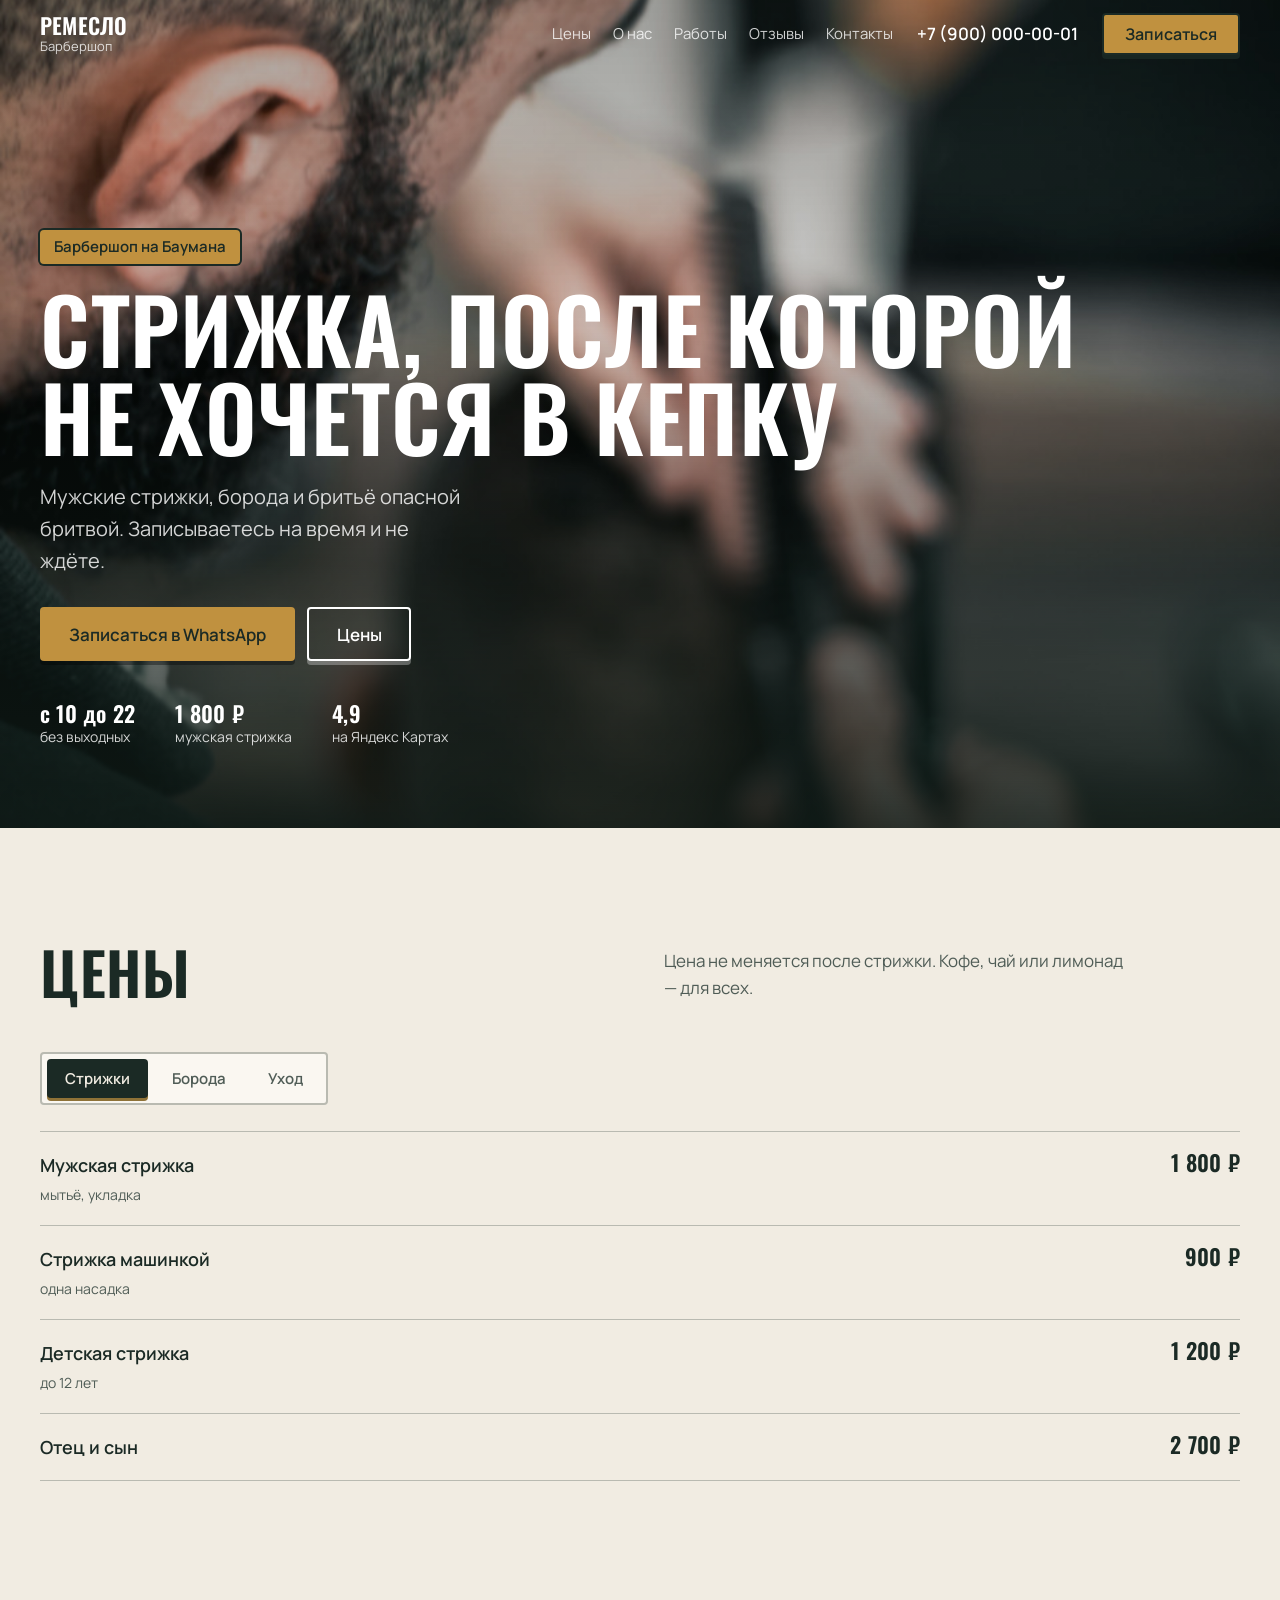
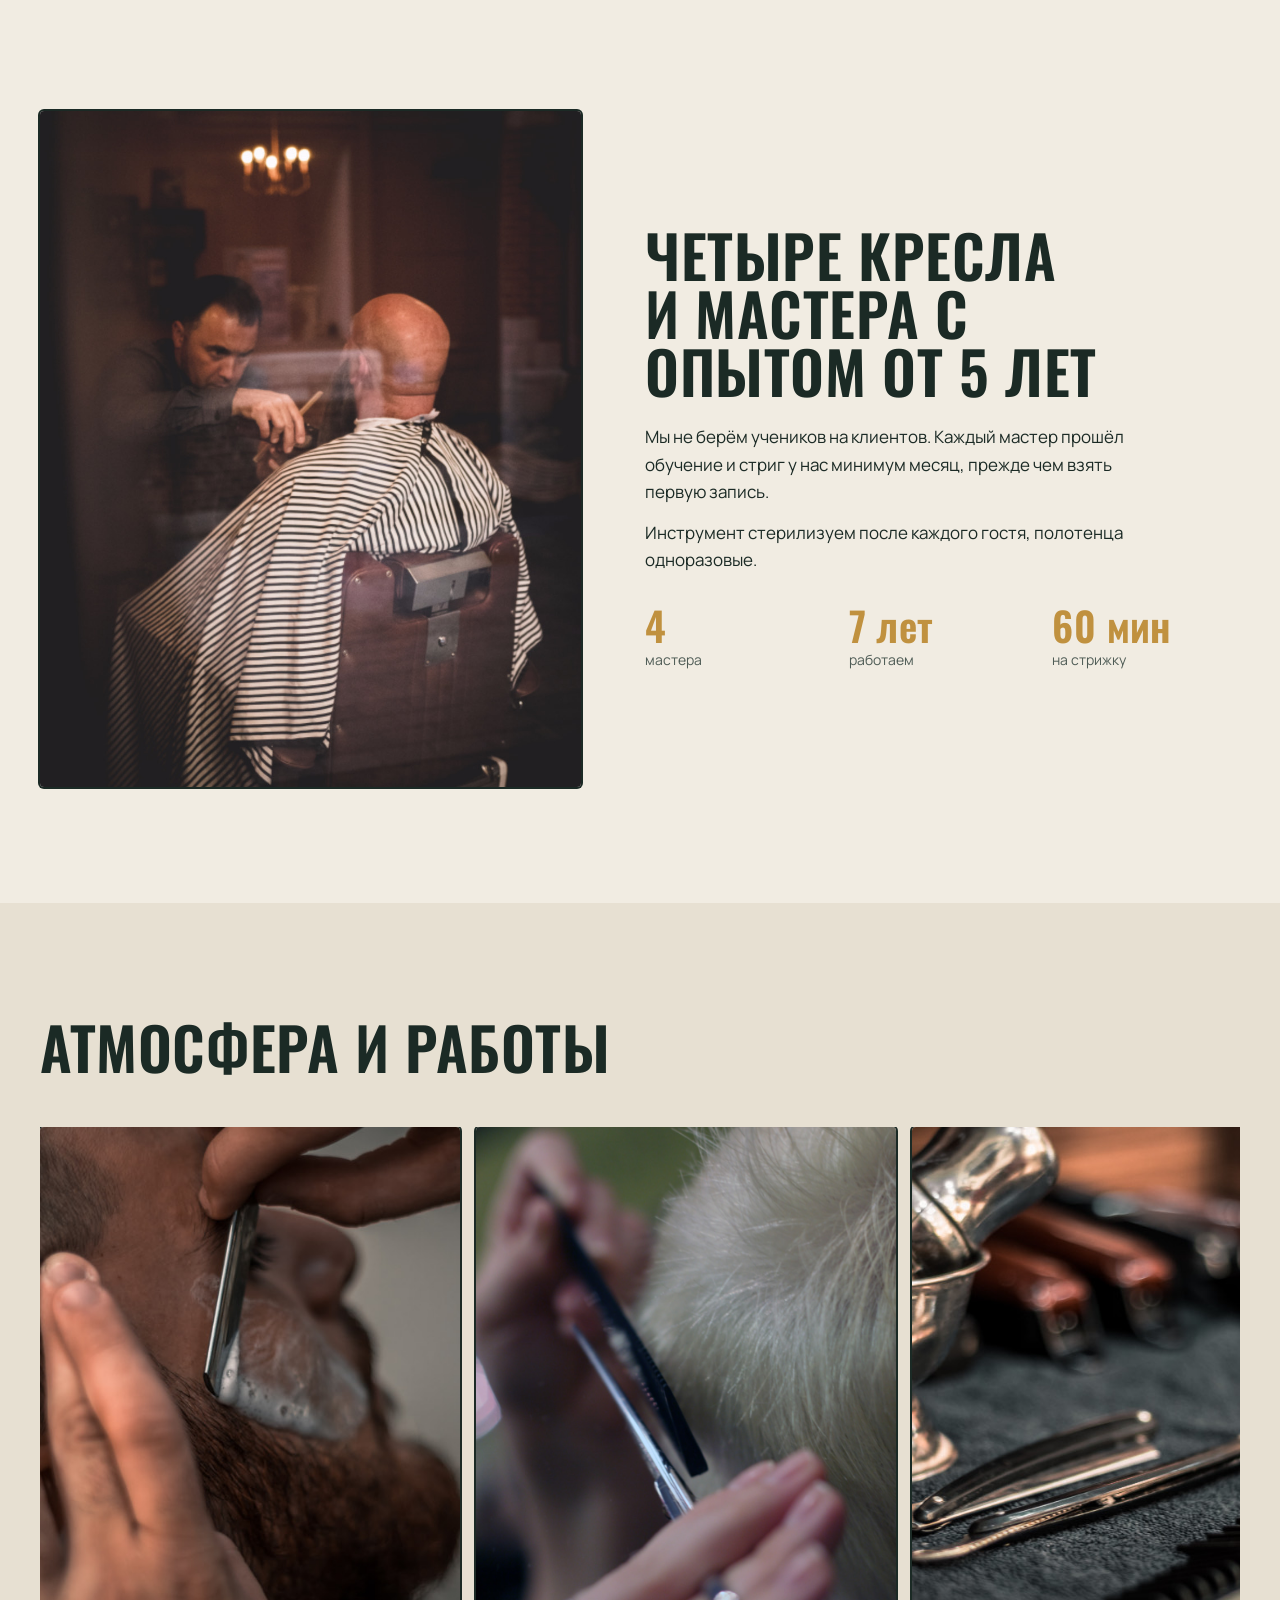
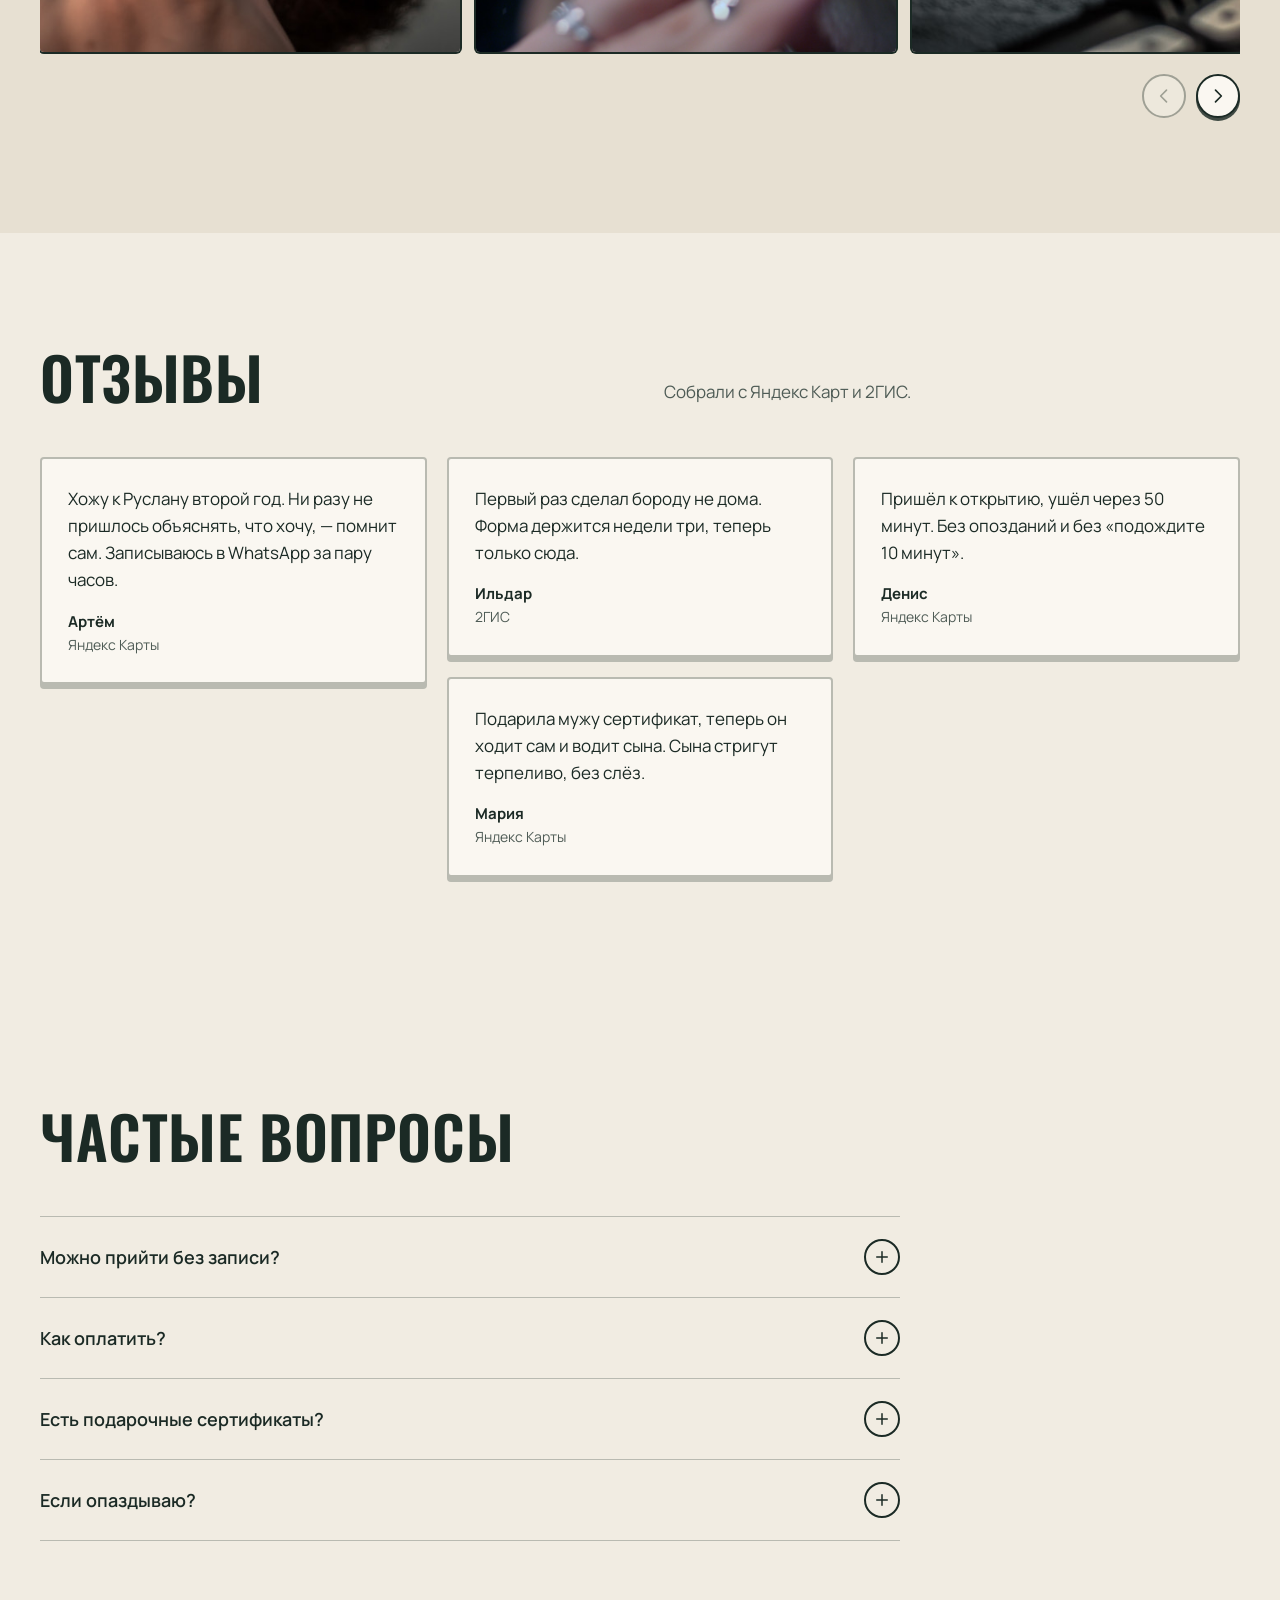
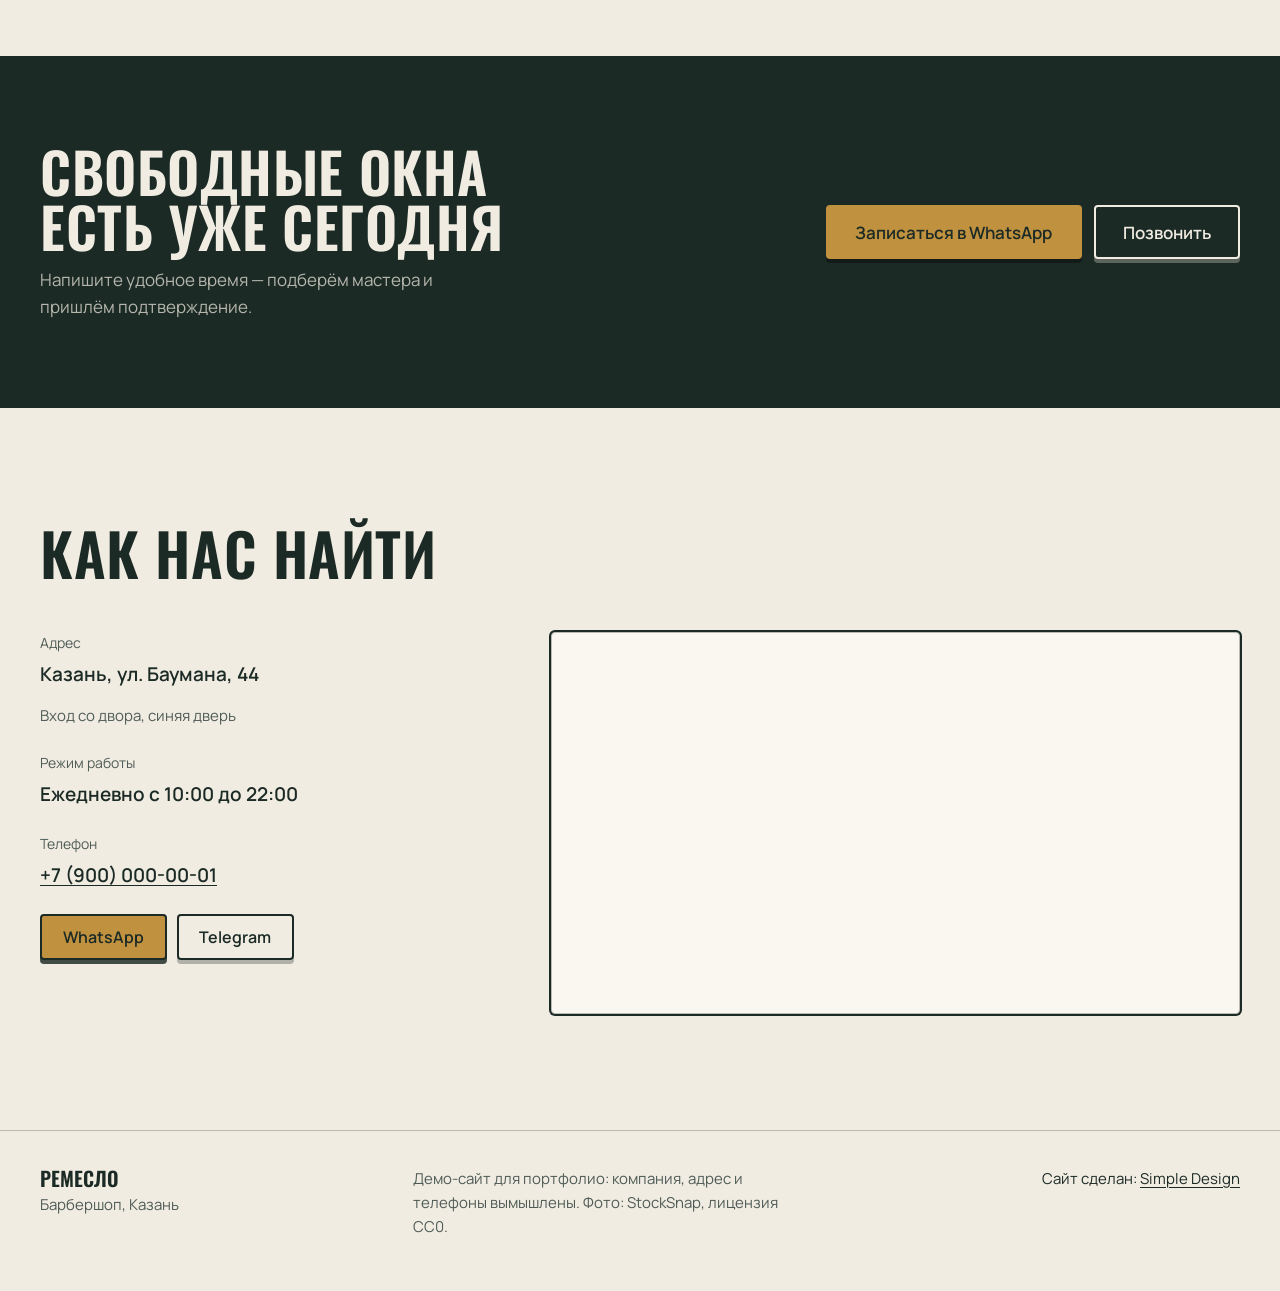
<file: barber/index.html>
<!doctype html>
<html lang="ru">
<head>
<meta charset="utf-8">
<meta name="viewport" content="width=device-width, initial-scale=1">
<title>Барбершоп «Ремесло» в Казани — стрижки и бритьё</title>
<meta name="description" content="Мужские стрижки, оформление бороды и королевское бритьё у Кремлёвской. Запись в WhatsApp, без ожидания.">
<meta property="og:title" content="Барбершоп «Ремесло» в Казани — стрижки и бритьё">
<meta property="og:description" content="Мужские стрижки, оформление бороды и королевское бритьё у Кремлёвской. Запись в WhatsApp, без ожидания.">
<meta property="og:image" content="img/O6KYUCUFY4.jpg">
<meta name="theme-color" content="#F1ECE2">
<link rel="icon" href="data:image/svg+xml,%3Csvg%20xmlns%3D'http%3A%2F%2Fwww.w3.org%2F2000%2Fsvg'%20viewBox%3D'0%200%2064%2064'%3E%3Crect%20width%3D'64'%20height%3D'64'%20rx%3D'14'%20fill%3D'%23C0913F'%2F%3E%3Ctext%20x%3D'50%25'%20y%3D'54%25'%20text-anchor%3D'middle'%20dominant-baseline%3D'middle'%20font-family%3D'Arial'%20font-weight%3D'700'%20font-size%3D'34'%20fill%3D'%231B2A25'%3E%D0%A0%3C%2Ftext%3E%3C%2Fsvg%3E">
<link rel="preconnect" href="https://fonts.googleapis.com">
<link rel="preconnect" href="https://fonts.gstatic.com" crossorigin>
<link rel="stylesheet" href="https://fonts.googleapis.com/css2?family=Oswald:wght@500;600&family=Manrope:wght@400;600;700&display=swap">
<link rel="stylesheet" href="base.css">
<style>:root{--bg:#F1ECE2;--surface:#FAF7F1;--surface-2:#E7E0D2;--ink:#1B2A25;--muted-base:#5E6A64;--accent:#C0913F;--accent-ink:#1B2A25;--line:#D3CAB8;--band:#1B2A25;--band-ink:#F1ECE2;--font-d:"Oswald", Impact, sans-serif;--font-b:"Manrope", system-ui, sans-serif;--d-weight:600;--d-case:uppercase;--d-track:0.01em;--d-lh:0.98;--radius:4px;--btn-radius:4px;--hero-scrim:linear-gradient(180deg, rgb(15 26 22 / .35) 0%, rgb(15 26 22 / .2) 40%, rgb(15 26 22 / .88) 100%)}</style>
</head>
<body class="site site--barber">
<a class="skip" href="#main">К содержанию</a>
<header class="topbar" data-topbar>
  <div class="wrap topbar__inner">
    <a class="logo" href="#top"><span class="logo__name">Ремесло</span><span class="logo__kind">Барбершоп</span></a>
    <nav class="topbar__nav" aria-label="Разделы"><a href="#prices">Цены</a><a href="#about">О нас</a><a href="#works">Работы</a><a href="#reviews">Отзывы</a><a href="#contacts">Контакты</a></nav>
    <a class="topbar__phone" href="tel:+79000000001">+7 (900) 000-00-01</a>
    <a class="btn btn--accent topbar__cta" href="https://wa.me/79000000001?text=%D0%97%D0%B4%D1%80%D0%B0%D0%B2%D1%81%D1%82%D0%B2%D1%83%D0%B9%D1%82%D0%B5!%20%D0%A5%D0%BE%D1%87%D1%83%20%D0%B7%D0%B0%D0%BF%D0%B8%D1%81%D0%B0%D1%82%D1%8C%D1%81%D1%8F%20%D0%BD%D0%B0%20%D1%81%D1%82%D1%80%D0%B8%D0%B6%D0%BA%D1%83." target="_blank" rel="noopener">Записаться</a>
  </div>
</header>
<main id="main">
<section class="hero hero--photo" id="top">
  <div class="hero__bg"><img src="img/O6KYUCUFY4.jpg" alt="Мастер подравнивает бороду клиенту" width="960" height="1200" fetchpriority="high" decoding="async"></div>
  <div class="wrap hero__inner"><p class="hero__kicker" data-in>Барбершоп на Баумана</p><h1 class="hero__title" data-in>Стрижка, после которой не хочется в кепку</h1><p class="hero__lead" data-in>Мужские стрижки, борода и бритьё опасной бритвой. Записываетесь на время и не ждёте.</p><div class="hero__cta" data-in><a class="btn btn--accent btn--lg" href="https://wa.me/79000000001?text=%D0%97%D0%B4%D1%80%D0%B0%D0%B2%D1%81%D1%82%D0%B2%D1%83%D0%B9%D1%82%D0%B5!%20%D0%A5%D0%BE%D1%87%D1%83%20%D0%B7%D0%B0%D0%BF%D0%B8%D1%81%D0%B0%D1%82%D1%8C%D1%81%D1%8F%20%D0%BD%D0%B0%20%D1%81%D1%82%D1%80%D0%B8%D0%B6%D0%BA%D1%83." target="_blank" rel="noopener">Записаться в WhatsApp</a><a class="btn btn--ghost btn--lg" href="#prices">Цены</a></div><ul class="hero__facts" data-in><li><b>с 10 до 22</b><span>без выходных</span></li><li><b>1 800 ₽</b><span>мужская стрижка</span></li><li><b>4,9</b><span>на Яндекс Картах</span></li></ul></div>
</section>
<section class="sec sec--services" id="prices">
  <div class="wrap"><header class="sec__head"><h2 class="sec__title">Цены</h2><p class="sec__intro">Цена не меняется после стрижки. Кофе, чай или лимонад — для всех.</p></header><div class="tabs" data-tabs><div class="tabs__bar" role="tablist"><button role="tab" class="tabs__tab" aria-selected="true" aria-controls="prices-p0" id="prices-t0">Стрижки</button><button role="tab" class="tabs__tab" aria-selected="false" aria-controls="prices-p1" id="prices-t1">Борода</button><button role="tab" class="tabs__tab" aria-selected="false" aria-controls="prices-p2" id="prices-t2">Уход</button></div>
      <div role="tabpanel" class="tabs__panel" id="prices-p0" aria-labelledby="prices-t0"><ul class="price"><li class="price__row"><div><span class="price__name">Мужская стрижка</span><span class="price__note">мытьё, укладка</span></div><b class="price__val">1 800 ₽</b></li><li class="price__row"><div><span class="price__name">Стрижка машинкой</span><span class="price__note">одна насадка</span></div><b class="price__val">900 ₽</b></li><li class="price__row"><div><span class="price__name">Детская стрижка</span><span class="price__note">до 12 лет</span></div><b class="price__val">1 200 ₽</b></li><li class="price__row"><div><span class="price__name">Отец и сын</span></div><b class="price__val">2 700 ₽</b></li></ul></div><div role="tabpanel" class="tabs__panel" id="prices-p1" aria-labelledby="prices-t1" hidden><ul class="price"><li class="price__row"><div><span class="price__name">Моделирование бороды</span><span class="price__note">форма, контур опасной бритвой</span></div><b class="price__val">1 200 ₽</b></li><li class="price__row"><div><span class="price__name">Королевское бритьё</span><span class="price__note">горячие полотенца, опасная бритва</span></div><b class="price__val">1 600 ₽</b></li><li class="price__row"><div><span class="price__name">Стрижка + борода</span></div><b class="price__val">2 700 ₽</b></li></ul></div><div role="tabpanel" class="tabs__panel" id="prices-p2" aria-labelledby="prices-t2" hidden><ul class="price"><li class="price__row"><div><span class="price__name">Камуфляж седины</span><span class="price__note">голова или борода</span></div><b class="price__val">1 000 ₽</b></li><li class="price__row"><div><span class="price__name">Чёрная маска</span></div><b class="price__val">500 ₽</b></li><li class="price__row"><div><span class="price__name">Укладка</span></div><b class="price__val">600 ₽</b></li></ul></div></div></div>
</section>
<section class="sec sec--about" id="about">
  <div class="wrap"><div class="about">
  <div class="about__img"><img src="img/5EDKE1CZWR.jpg" alt="Мастер стрижёт клиента у окна" width="960" height="1440" loading="lazy" decoding="async"></div>
  <div class="about__text"><h2 class="sec__title">Четыре кресла и мастера с опытом от 5 лет</h2><p>Мы не берём учеников на клиентов. Каждый мастер прошёл обучение и стриг у нас минимум месяц, прежде чем взять первую запись.</p><p>Инструмент стерилизуем после каждого гостя, полотенца одноразовые.</p>
  <ul class="about__facts"><li><b>4</b><span>мастера</span></li><li><b>7 лет</b><span>работаем</span></li><li><b>60 мин</b><span>на стрижку</span></li></ul></div>
</div></div>
</section>
<section class="sec sec--gallery sec--alt" id="works">
  <div class="wrap"><header class="sec__head"><h2 class="sec__title">Атмосфера и работы</h2></header><div class="gallery" data-gallery>
  <div class="gallery__track" tabindex="0" aria-label="Атмосфера и работы"><figure class="gallery__item"><img src="img/06HGN8LMUX.jpg" alt="Бритьё опасной бритвой" width="960" height="640" loading="lazy" decoding="async"></figure><figure class="gallery__item"><img src="img/ASMG0XOU6M.jpg" alt="Стрижка машинкой" width="960" height="1440" loading="lazy" decoding="async"></figure><figure class="gallery__item"><img src="img/GZP9ZEQPFL.jpg" alt="Инструменты барбера" width="960" height="640" loading="lazy" decoding="async"></figure><figure class="gallery__item"><img src="img/7M505B7MYV.jpg" alt="Рабочее место мастера" width="960" height="637" loading="lazy" decoding="async"></figure><figure class="gallery__item"><img src="img/NR1P43DL18.jpg" alt="Укладка" width="960" height="640" loading="lazy" decoding="async"></figure><figure class="gallery__item"><img src="img/4EF3FFEA23.jpg" alt="Оформленная борода" width="960" height="640" loading="lazy" decoding="async"></figure><figure class="gallery__item"><img src="img/R9YRHH2JQY.jpg" alt="Ножницы и расчёски" width="960" height="640" loading="lazy" decoding="async"></figure></div>
  <div class="gallery__nav"><button class="icon-btn" data-dir="-1" aria-label="Назад"><svg viewBox="0 0 24 24" width="20" height="20" aria-hidden="true"><path d="M15 5l-7 7 7 7" fill="none" stroke="currentColor" stroke-width="2" stroke-linecap="round" stroke-linejoin="round"/></svg></button><button class="icon-btn" data-dir="1" aria-label="Вперёд"><svg viewBox="0 0 24 24" width="20" height="20" aria-hidden="true"><path d="M9 5l7 7-7 7" fill="none" stroke="currentColor" stroke-width="2" stroke-linecap="round" stroke-linejoin="round"/></svg></button></div>
</div></div>
</section>
<section class="sec sec--reviews" id="reviews">
  <div class="wrap"><header class="sec__head"><h2 class="sec__title">Отзывы</h2><p class="sec__intro">Собрали с Яндекс Карт и 2ГИС.</p></header><div class="reviews"><blockquote class="review"><p>Хожу к Руслану второй год. Ни разу не пришлось объяснять, что хочу, — помнит сам. Записываюсь в WhatsApp за пару часов.</p><footer><b>Артём</b><span>Яндекс Карты</span></footer></blockquote><blockquote class="review"><p>Первый раз сделал бороду не дома. Форма держится недели три, теперь только сюда.</p><footer><b>Ильдар</b><span>2ГИС</span></footer></blockquote><blockquote class="review"><p>Подарила мужу сертификат, теперь он ходит сам и водит сына. Сына стригут терпеливо, без слёз.</p><footer><b>Мария</b><span>Яндекс Карты</span></footer></blockquote><blockquote class="review"><p>Пришёл к открытию, ушёл через 50 минут. Без опозданий и без «подождите 10 минут».</p><footer><b>Денис</b><span>Яндекс Карты</span></footer></blockquote></div></div>
</section>
<section class="sec sec--faq" id="faq">
  <div class="wrap"><header class="sec__head"><h2 class="sec__title">Частые вопросы</h2></header><div class="faq"><details class="faq__item"><summary>Можно прийти без записи?<span class="faq__icon" aria-hidden="true"><svg viewBox="0 0 24 24" width="18" height="18" aria-hidden="true"><path d="M12 5v14M5 12h14" fill="none" stroke="currentColor" stroke-width="2" stroke-linecap="round"/></svg></span></summary><div class="faq__a"><p>Можно, если есть свободный мастер. Надёжнее написать в WhatsApp — ответим за 5–10 минут.</p></div></details><details class="faq__item"><summary>Как оплатить?<span class="faq__icon" aria-hidden="true"><svg viewBox="0 0 24 24" width="18" height="18" aria-hidden="true"><path d="M12 5v14M5 12h14" fill="none" stroke="currentColor" stroke-width="2" stroke-linecap="round"/></svg></span></summary><div class="faq__a"><p>Картой, наличными или переводом по QR-коду.</p></div></details><details class="faq__item"><summary>Есть подарочные сертификаты?<span class="faq__icon" aria-hidden="true"><svg viewBox="0 0 24 24" width="18" height="18" aria-hidden="true"><path d="M12 5v14M5 12h14" fill="none" stroke="currentColor" stroke-width="2" stroke-linecap="round"/></svg></span></summary><div class="faq__a"><p>Да, на любую сумму или услугу. Оформим за 5 минут на месте или пришлём электронный.</p></div></details><details class="faq__item"><summary>Если опаздываю?<span class="faq__icon" aria-hidden="true"><svg viewBox="0 0 24 24" width="18" height="18" aria-hidden="true"><path d="M12 5v14M5 12h14" fill="none" stroke="currentColor" stroke-width="2" stroke-linecap="round"/></svg></span></summary><div class="faq__a"><p>Напишите нам. При опоздании больше чем на 15 минут можем перенести запись, чтобы не задерживать следующего гостя.</p></div></details></div></div>
</section>
<section class="cta-band" id="book"><div class="wrap cta-band__inner"><div><h2 class="cta-band__title">Свободные окна есть уже сегодня</h2><p>Напишите удобное время — подберём мастера и пришлём подтверждение.</p></div><div class="cta-band__btns"><a class="btn btn--accent btn--lg" href="https://wa.me/79000000001?text=%D0%97%D0%B4%D1%80%D0%B0%D0%B2%D1%81%D1%82%D0%B2%D1%83%D0%B9%D1%82%D0%B5!%20%D0%A5%D0%BE%D1%87%D1%83%20%D0%B7%D0%B0%D0%BF%D0%B8%D1%81%D0%B0%D1%82%D1%8C%D1%81%D1%8F%20%D0%BD%D0%B0%20%D1%81%D1%82%D1%80%D0%B8%D0%B6%D0%BA%D1%83." target="_blank" rel="noopener">Записаться в WhatsApp</a><a class="btn btn--ghost btn--lg" href="tel:+79000000001">Позвонить</a></div></div></section>
<section class="sec sec--contacts" id="contacts">
  <div class="wrap"><header class="sec__head"><h2 class="sec__title">Как нас найти</h2></header><div class="contacts">
  <div class="contacts__info">
    <div><span class="contacts__k">Адрес</span><p>Казань, ул. Баумана, 44</p><p class="muted">Вход со двора, синяя дверь</p></div>
    <div><span class="contacts__k">Режим работы</span><p>Ежедневно с 10:00 до 22:00</p></div>
    <div><span class="contacts__k">Телефон</span><p><a class="link" href="tel:+79000000001">+7 (900) 000-00-01</a></p></div>
    <div class="contacts__btns"><a class="btn btn--accent" href="https://wa.me/79000000001?text=%D0%97%D0%B4%D1%80%D0%B0%D0%B2%D1%81%D1%82%D0%B2%D1%83%D0%B9%D1%82%D0%B5!%20%D0%A5%D0%BE%D1%87%D1%83%20%D0%B7%D0%B0%D0%BF%D0%B8%D1%81%D0%B0%D1%82%D1%8C%D1%81%D1%8F%20%D0%BD%D0%B0%20%D1%81%D1%82%D1%80%D0%B8%D0%B6%D0%BA%D1%83." target="_blank" rel="noopener">WhatsApp</a><a class="btn btn--ghost" href="https://t.me/remeslo_demo" target="_blank" rel="noopener">Telegram</a></div>
  </div>
  <div class="contacts__map"><iframe title="Карта: Казань, ул. Баумана, 44" src="https://yandex.ru/map-widget/v1/?text=%D0%9A%D0%B0%D0%B7%D0%B0%D0%BD%D1%8C%2C%20%D1%83%D0%BB.%20%D0%91%D0%B0%D1%83%D0%BC%D0%B0%D0%BD%D0%B0%2C%2044&amp;z=16" loading="lazy"></iframe></div>
</div></div>
</section>
</main>
<footer class="footer">
  <div class="wrap footer__inner">
    <div><p class="footer__name">Ремесло</p><p class="muted">Барбершоп, Казань</p></div>
    <p class="footer__demo">Демо-сайт для портфолио: компания, адрес и телефоны вымышлены. Фото: StockSnap, лицензия CC0.</p>
    <p class="footer__made">Сайт сделан: <a class="link" href="https://t.me/imya_Vadim_zanyato" target="_blank" rel="noopener">Simple Design</a></p>
  </div>
</footer>
<nav class="dock" aria-label="Быстрая связь">
  <a class="dock__btn" href="tel:+79000000001"><svg viewBox="0 0 24 24" width="20" height="20" aria-hidden="true"><path d="M5 4h4l2 5-2.5 1.5a11 11 0 005 5L15 13l5 2v4a2 2 0 01-2 2A16 16 0 013 6a2 2 0 012-2" fill="none" stroke="currentColor" stroke-width="2" stroke-linejoin="round"/></svg><span>Позвонить</span></a>
  <a class="dock__btn dock__btn--accent" href="https://wa.me/79000000001?text=%D0%97%D0%B4%D1%80%D0%B0%D0%B2%D1%81%D1%82%D0%B2%D1%83%D0%B9%D1%82%D0%B5!%20%D0%A5%D0%BE%D1%87%D1%83%20%D0%B7%D0%B0%D0%BF%D0%B8%D1%81%D0%B0%D1%82%D1%8C%D1%81%D1%8F%20%D0%BD%D0%B0%20%D1%81%D1%82%D1%80%D0%B8%D0%B6%D0%BA%D1%83." target="_blank" rel="noopener"><svg viewBox="0 0 24 24" width="20" height="20" aria-hidden="true"><path d="M4 5h16v11H9l-5 4z" fill="none" stroke="currentColor" stroke-width="2" stroke-linejoin="round"/></svg><span>Записаться</span></a>
</nav>
<script src="app.js" defer></script>
</body>
</html>
</file>
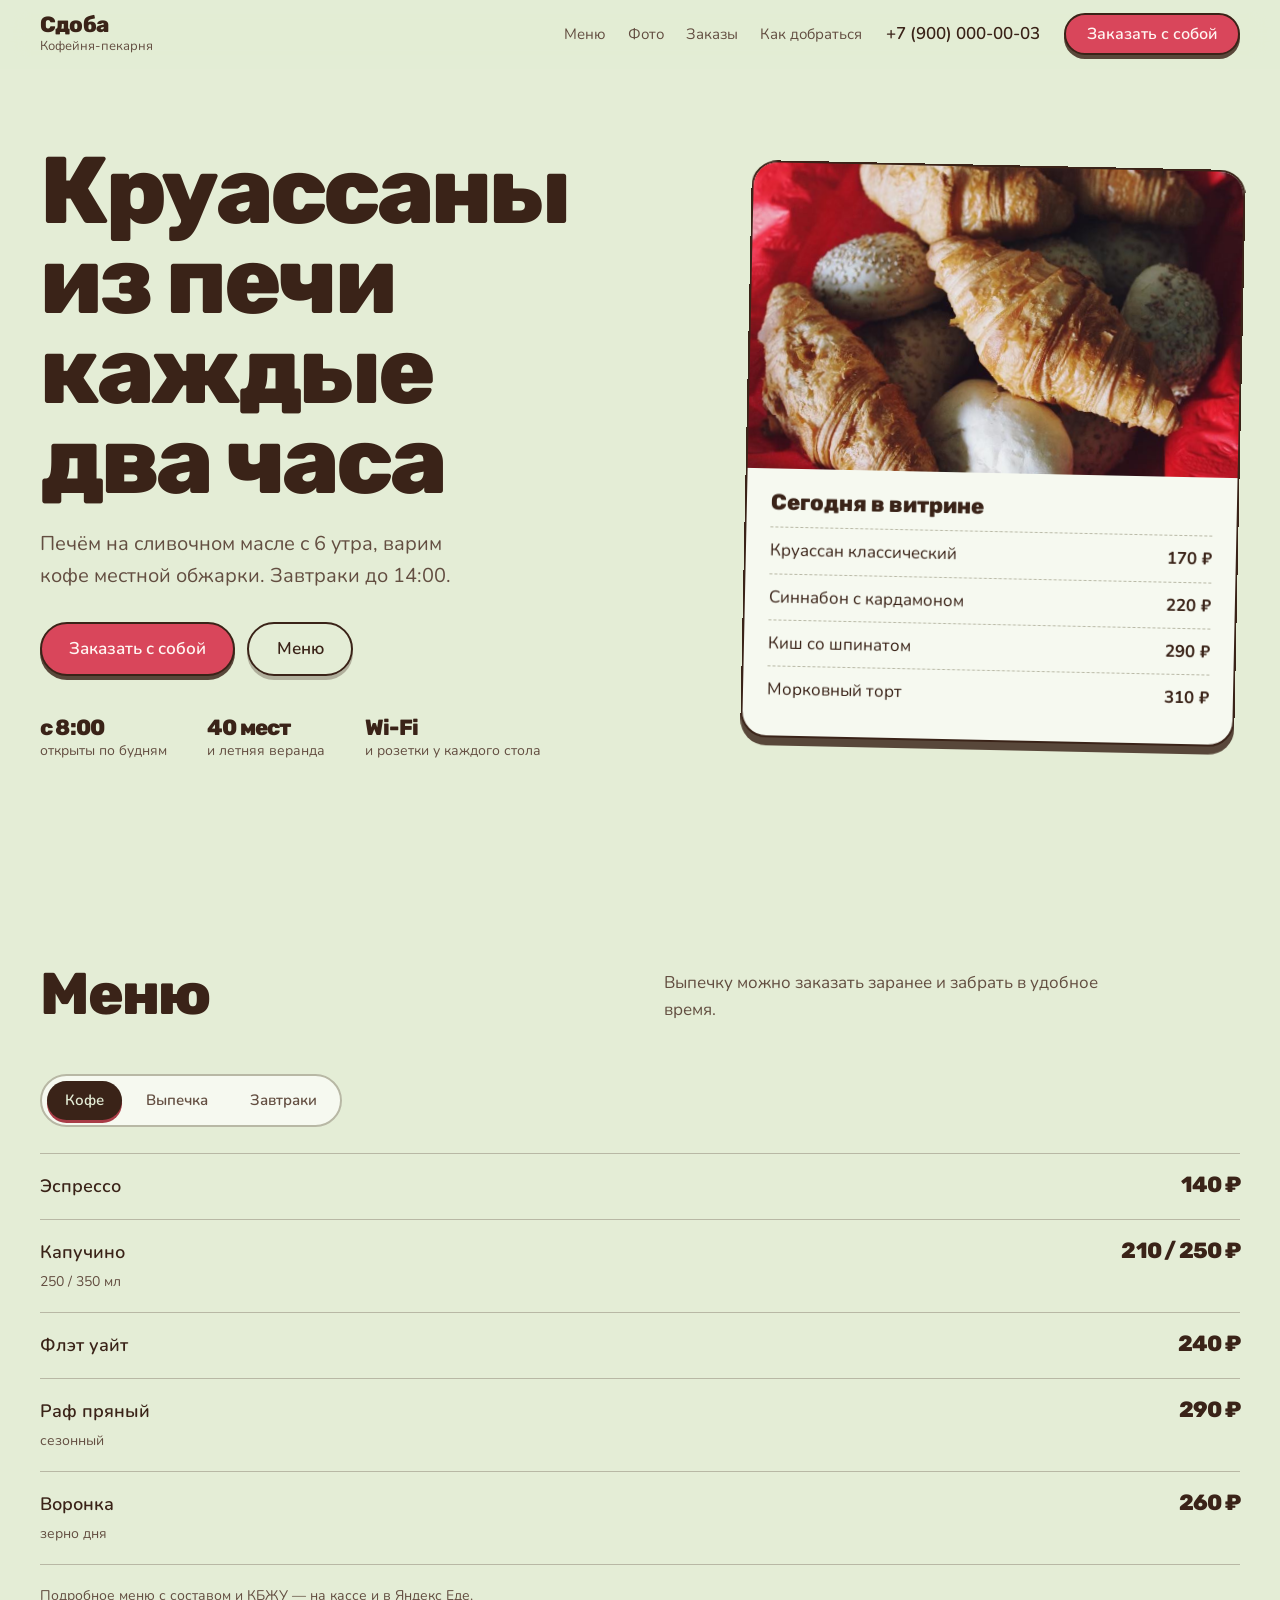
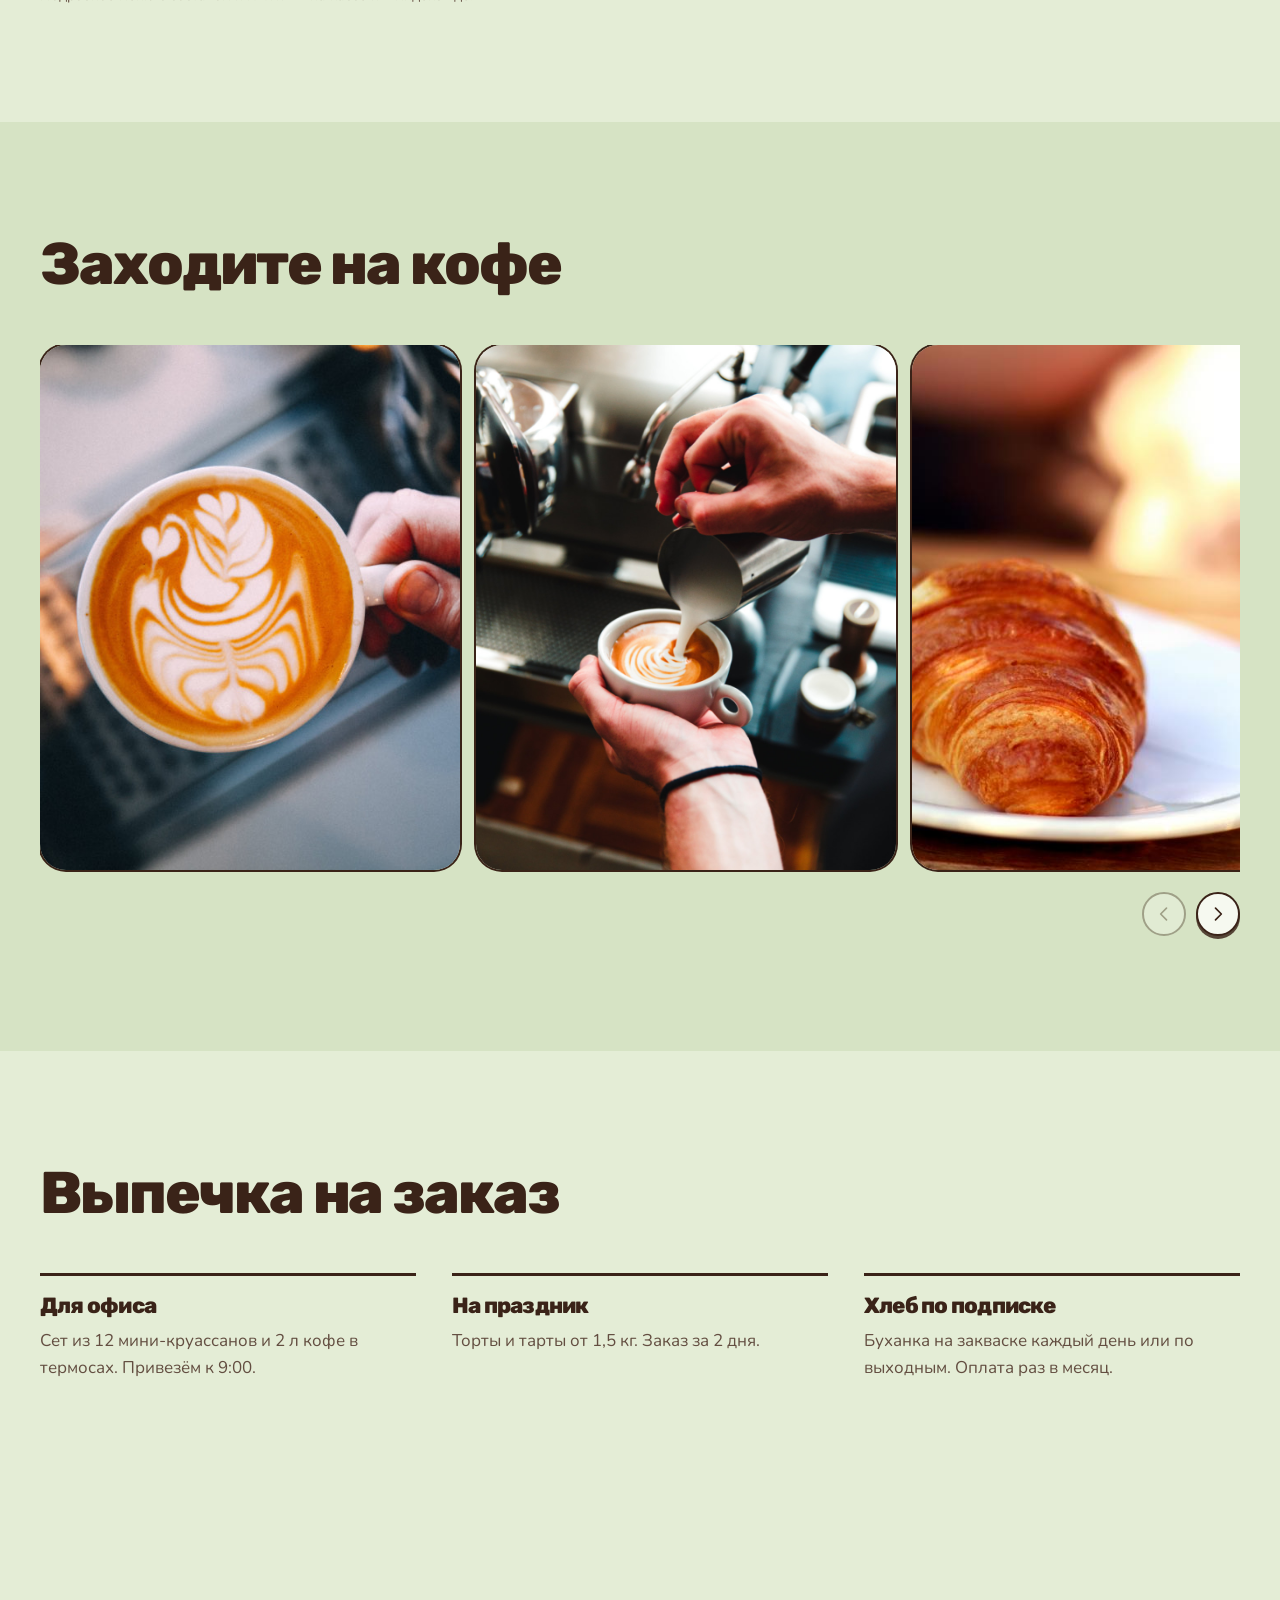
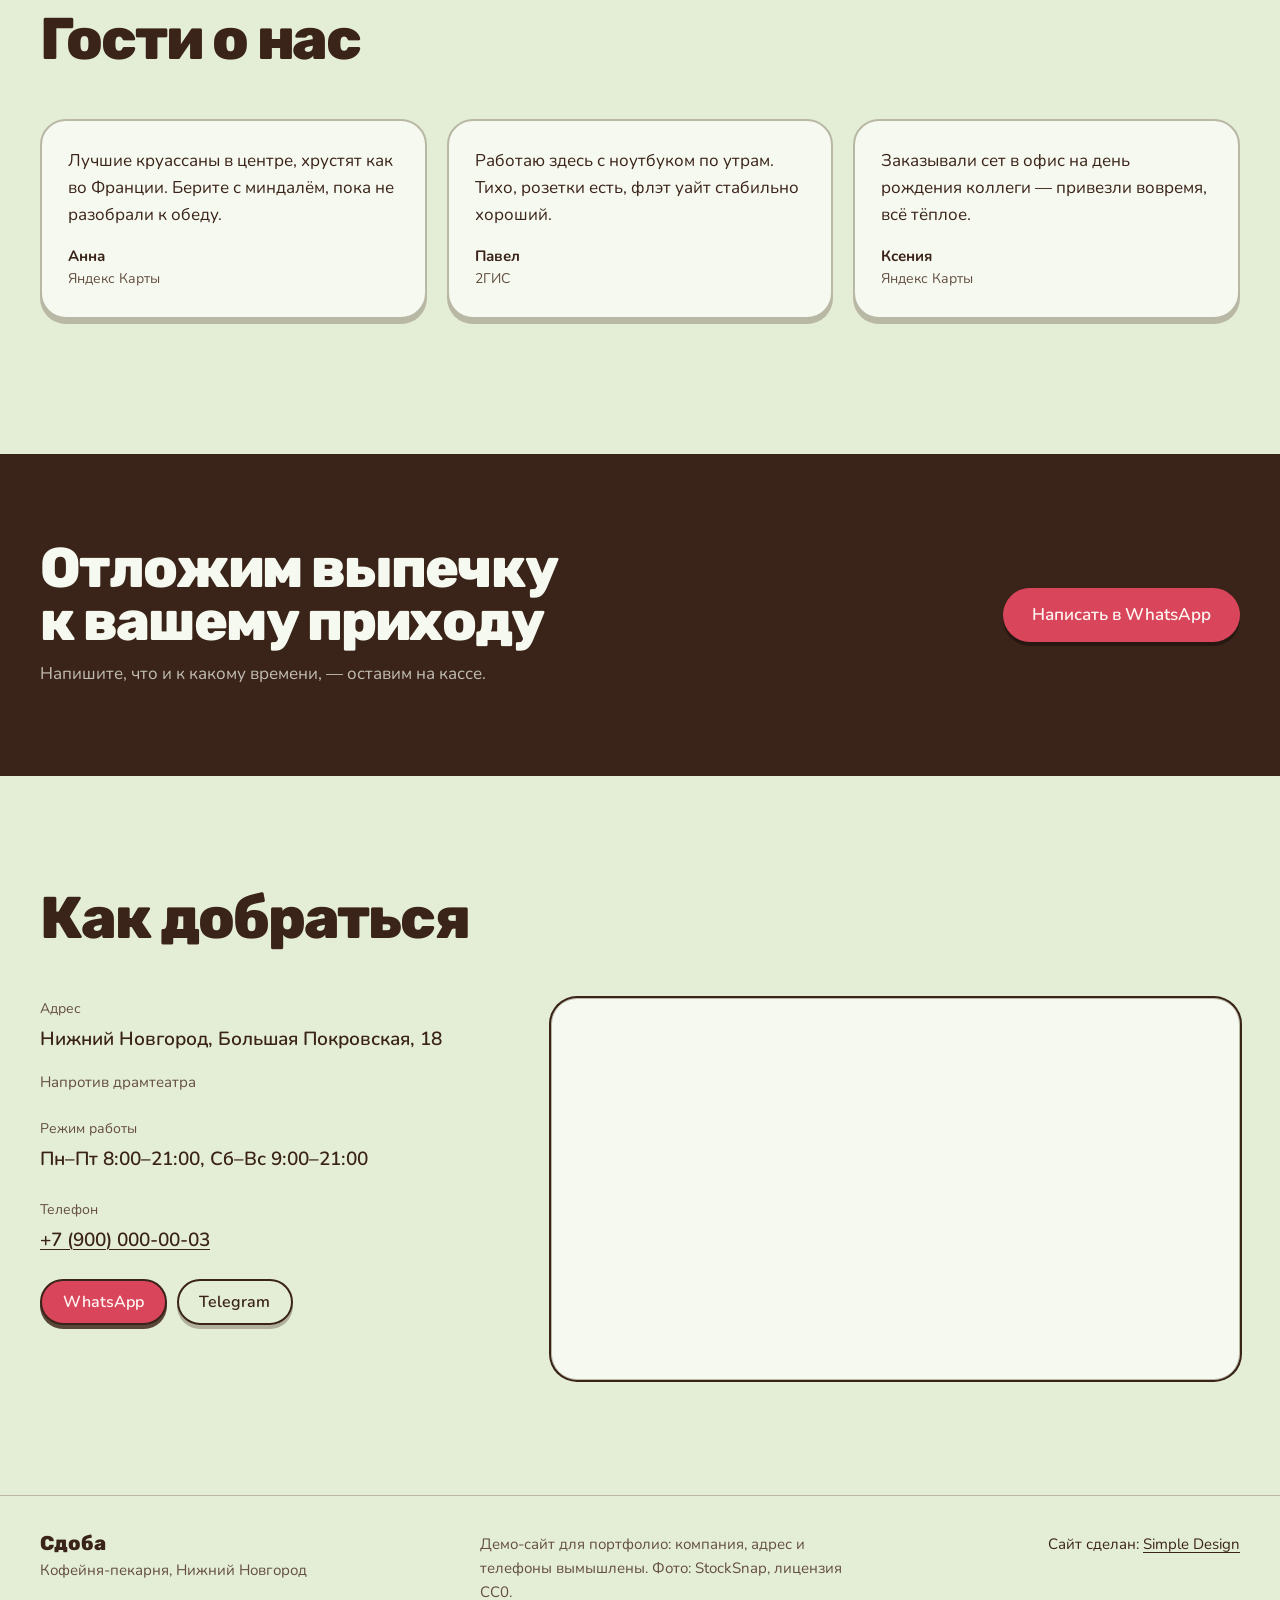
<file: cafe/index.html>
<!doctype html>
<html lang="ru">
<head>
<meta charset="utf-8">
<meta name="viewport" content="width=device-width, initial-scale=1">
<title>«Сдоба» — кофейня и пекарня на Покровке</title>
<meta name="description" content="Круассаны из печи каждые два часа, кофе на зерне местной обжарки, завтраки до 14:00. Нижний Новгород, Большая Покровская.">
<meta property="og:title" content="«Сдоба» — кофейня и пекарня на Покровке">
<meta property="og:description" content="Круассаны из печи каждые два часа, кофе на зерне местной обжарки, завтраки до 14:00. Нижний Новгород, Большая Покровская.">
<meta property="og:image" content="img/3D35639910.jpg">
<meta name="theme-color" content="#E4EDD6">
<link rel="icon" href="data:image/svg+xml,%3Csvg%20xmlns%3D'http%3A%2F%2Fwww.w3.org%2F2000%2Fsvg'%20viewBox%3D'0%200%2064%2064'%3E%3Crect%20width%3D'64'%20height%3D'64'%20rx%3D'14'%20fill%3D'%23D9465B'%2F%3E%3Ctext%20x%3D'50%25'%20y%3D'54%25'%20text-anchor%3D'middle'%20dominant-baseline%3D'middle'%20font-family%3D'Arial'%20font-weight%3D'700'%20font-size%3D'34'%20fill%3D'%23FFF6F2'%3E%D0%A1%3C%2Ftext%3E%3C%2Fsvg%3E">
<link rel="preconnect" href="https://fonts.googleapis.com">
<link rel="preconnect" href="https://fonts.gstatic.com" crossorigin>
<link rel="stylesheet" href="https://fonts.googleapis.com/css2?family=Rubik:wght@700;800&family=Nunito:wght@400;600;700&display=swap">
<link rel="stylesheet" href="base.css">
<style>:root{--bg:#E4EDD6;--surface:#F6F9F0;--surface-2:#D6E3C4;--ink:#3A2318;--muted-base:#6E5A4D;--accent:#D9465B;--accent-ink:#FFF6F2;--line:#C5D3B0;--band:#3A2318;--band-ink:#F6F9F0;--font-d:"Rubik", system-ui, sans-serif;--font-b:"Nunito", system-ui, sans-serif;--d-weight:800;--d-case:none;--d-track:-0.035em;--d-lh:0.95;--radius:26px;--btn-radius:999px;--hero-scrim:linear-gradient(180deg, rgb(0 0 0 / .15), rgb(0 0 0 / .65))}</style>
</head>
<body class="site site--cafe">
<a class="skip" href="#main">К содержанию</a>
<header class="topbar" data-topbar>
  <div class="wrap topbar__inner">
    <a class="logo" href="#top"><span class="logo__name">Сдоба</span><span class="logo__kind">Кофейня-пекарня</span></a>
    <nav class="topbar__nav" aria-label="Разделы"><a href="#menu">Меню</a><a href="#photos">Фото</a><a href="#order">Заказы</a><a href="#contacts">Как добраться</a></nav>
    <a class="topbar__phone" href="tel:+79000000003">+7 (900) 000-00-03</a>
    <a class="btn btn--accent topbar__cta" href="https://wa.me/79000000003?text=%D0%97%D0%B4%D1%80%D0%B0%D0%B2%D1%81%D1%82%D0%B2%D1%83%D0%B9%D1%82%D0%B5!%20%D0%A5%D0%BE%D1%87%D1%83%20%D0%B7%D0%B0%D0%BA%D0%B0%D0%B7%D0%B0%D1%82%D1%8C%20%D0%B2%D1%8B%D0%BF%D0%B5%D1%87%D0%BA%D1%83." target="_blank" rel="noopener">Заказать с собой</a>
  </div>
</header>
<main id="main">
<section class="hero hero--type" id="top">
  <div class="wrap hero__grid"><div class="hero__text"><h1 class="hero__title" data-in>Круассаны из печи каждые два часа</h1><p class="hero__lead" data-in>Печём на сливочном масле с 6 утра, варим кофе местной обжарки. Завтраки до 14:00.</p><div class="hero__cta" data-in><a class="btn btn--accent btn--lg" href="https://wa.me/79000000003?text=%D0%97%D0%B4%D1%80%D0%B0%D0%B2%D1%81%D1%82%D0%B2%D1%83%D0%B9%D1%82%D0%B5!%20%D0%A5%D0%BE%D1%87%D1%83%20%D0%B7%D0%B0%D0%BA%D0%B0%D0%B7%D0%B0%D1%82%D1%8C%20%D0%B2%D1%8B%D0%BF%D0%B5%D1%87%D0%BA%D1%83." target="_blank" rel="noopener">Заказать с собой</a><a class="btn btn--ghost btn--lg" href="#menu">Меню</a></div><ul class="hero__facts" data-in><li><b>с 8:00</b><span>открыты по будням</span></li><li><b>40 мест</b><span>и летняя веранда</span></li><li><b>Wi-Fi</b><span>и розетки у каждого стола</span></li></ul></div><div class="hero__media"><div class="hero__card" data-in>
    <div class="hero__card-img"><img src="img/3D35639910.jpg" alt="Свежие круассаны" width="960" height="541" fetchpriority="high" decoding="async"></div>
    <div class="hero__card-body"><p class="hero__card-title">Сегодня в витрине</p>
    <ul><li><span>Круассан классический</span><b>170 ₽</b></li><li><span>Синнабон с кардамоном</span><b>220 ₽</b></li><li><span>Киш со шпинатом</span><b>290 ₽</b></li><li><span>Морковный торт</span><b>310 ₽</b></li></ul></div></div></div></div>
</section>
<section class="sec sec--services" id="menu">
  <div class="wrap"><header class="sec__head"><h2 class="sec__title">Меню</h2><p class="sec__intro">Выпечку можно заказать заранее и забрать в удобное время.</p></header><div class="tabs" data-tabs><div class="tabs__bar" role="tablist"><button role="tab" class="tabs__tab" aria-selected="true" aria-controls="menu-p0" id="menu-t0">Кофе</button><button role="tab" class="tabs__tab" aria-selected="false" aria-controls="menu-p1" id="menu-t1">Выпечка</button><button role="tab" class="tabs__tab" aria-selected="false" aria-controls="menu-p2" id="menu-t2">Завтраки</button></div>
      <div role="tabpanel" class="tabs__panel" id="menu-p0" aria-labelledby="menu-t0"><ul class="price"><li class="price__row"><div><span class="price__name">Эспрессо</span></div><b class="price__val">140 ₽</b></li><li class="price__row"><div><span class="price__name">Капучино</span><span class="price__note">250 / 350 мл</span></div><b class="price__val">210 / 250 ₽</b></li><li class="price__row"><div><span class="price__name">Флэт уайт</span></div><b class="price__val">240 ₽</b></li><li class="price__row"><div><span class="price__name">Раф пряный</span><span class="price__note">сезонный</span></div><b class="price__val">290 ₽</b></li><li class="price__row"><div><span class="price__name">Воронка</span><span class="price__note">зерно дня</span></div><b class="price__val">260 ₽</b></li></ul></div><div role="tabpanel" class="tabs__panel" id="menu-p1" aria-labelledby="menu-t1" hidden><ul class="price"><li class="price__row"><div><span class="price__name">Круассан классический</span></div><b class="price__val">170 ₽</b></li><li class="price__row"><div><span class="price__name">Круассан с миндалём</span></div><b class="price__val">230 ₽</b></li><li class="price__row"><div><span class="price__name">Синнабон с кардамоном</span></div><b class="price__val">220 ₽</b></li><li class="price__row"><div><span class="price__name">Маффин черничный</span></div><b class="price__val">160 ₽</b></li><li class="price__row"><div><span class="price__name">Хлеб на закваске</span><span class="price__note">буханка 600 г</span></div><b class="price__val">280 ₽</b></li></ul></div><div role="tabpanel" class="tabs__panel" id="menu-p2" aria-labelledby="menu-t2" hidden><ul class="price"><li class="price__row"><div><span class="price__name">Сырники со сметаной</span></div><b class="price__val">360 ₽</b></li><li class="price__row"><div><span class="price__name">Скрэмбл на тосте</span></div><b class="price__val">390 ₽</b></li><li class="price__row"><div><span class="price__name">Гранола с йогуртом</span></div><b class="price__val">320 ₽</b></li><li class="price__row"><div><span class="price__name">Круассан с лососем</span></div><b class="price__val">490 ₽</b></li></ul></div></div><p class="footnote">Подробное меню с составом и КБЖУ — на кассе и в Яндекс Еде.</p></div>
</section>
<section class="sec sec--gallery sec--alt" id="photos">
  <div class="wrap"><header class="sec__head"><h2 class="sec__title">Заходите на кофе</h2></header><div class="gallery" data-gallery>
  <div class="gallery__track" tabindex="0" aria-label="Заходите на кофе"><figure class="gallery__item"><img src="img/V7HJ1MBGUP.jpg" alt="Латте-арт" width="960" height="640" loading="lazy" decoding="async"></figure><figure class="gallery__item"><img src="img/DTKOOFPC06.jpg" alt="Бариста наливает молоко" width="960" height="1200" loading="lazy" decoding="async"></figure><figure class="gallery__item"><img src="img/3020ACDE09.jpg" alt="Круассан на тарелке" width="960" height="640" loading="lazy" decoding="async"></figure><figure class="gallery__item"><img src="img/8LESCLX98V.jpg" alt="Капучино" width="960" height="640" loading="lazy" decoding="async"></figure><figure class="gallery__item"><img src="img/YQEORLHPYG.jpg" alt="Маффины" width="960" height="640" loading="lazy" decoding="async"></figure><figure class="gallery__item"><img src="img/MD4L58LL1E.jpg" alt="Приготовление воронки" width="960" height="640" loading="lazy" decoding="async"></figure><figure class="gallery__item"><img src="img/8179612CB8.jpg" alt="Выпечка на завтрак" width="960" height="640" loading="lazy" decoding="async"></figure></div>
  <div class="gallery__nav"><button class="icon-btn" data-dir="-1" aria-label="Назад"><svg viewBox="0 0 24 24" width="20" height="20" aria-hidden="true"><path d="M15 5l-7 7 7 7" fill="none" stroke="currentColor" stroke-width="2" stroke-linecap="round" stroke-linejoin="round"/></svg></button><button class="icon-btn" data-dir="1" aria-label="Вперёд"><svg viewBox="0 0 24 24" width="20" height="20" aria-hidden="true"><path d="M9 5l7 7-7 7" fill="none" stroke="currentColor" stroke-width="2" stroke-linecap="round" stroke-linejoin="round"/></svg></button></div>
</div></div>
</section>
<section class="sec sec--features" id="order">
  <div class="wrap"><header class="sec__head"><h2 class="sec__title">Выпечка на заказ</h2></header><div class="features features--3"><div class="feature"><h3>Для офиса</h3><p>Сет из 12 мини-круассанов и 2 л кофе в термосах. Привезём к 9:00.</p></div><div class="feature"><h3>На праздник</h3><p>Торты и тарты от 1,5 кг. Заказ за 2 дня.</p></div><div class="feature"><h3>Хлеб по подписке</h3><p>Буханка на закваске каждый день или по выходным. Оплата раз в месяц.</p></div></div></div>
</section>
<section class="sec sec--reviews" id="reviews">
  <div class="wrap"><header class="sec__head"><h2 class="sec__title">Гости о нас</h2></header><div class="reviews"><blockquote class="review"><p>Лучшие круассаны в центре, хрустят как во Франции. Берите с миндалём, пока не разобрали к обеду.</p><footer><b>Анна</b><span>Яндекс Карты</span></footer></blockquote><blockquote class="review"><p>Работаю здесь с ноутбуком по утрам. Тихо, розетки есть, флэт уайт стабильно хороший.</p><footer><b>Павел</b><span>2ГИС</span></footer></blockquote><blockquote class="review"><p>Заказывали сет в офис на день рождения коллеги — привезли вовремя, всё тёплое.</p><footer><b>Ксения</b><span>Яндекс Карты</span></footer></blockquote></div></div>
</section>
<section class="cta-band" id="preorder"><div class="wrap cta-band__inner"><div><h2 class="cta-band__title">Отложим выпечку к вашему приходу</h2><p>Напишите, что и к какому времени, — оставим на кассе.</p></div><div class="cta-band__btns"><a class="btn btn--accent btn--lg" href="https://wa.me/79000000003?text=%D0%97%D0%B4%D1%80%D0%B0%D0%B2%D1%81%D1%82%D0%B2%D1%83%D0%B9%D1%82%D0%B5!%20%D0%A5%D0%BE%D1%87%D1%83%20%D0%B7%D0%B0%D0%BA%D0%B0%D0%B7%D0%B0%D1%82%D1%8C%20%D0%B2%D1%8B%D0%BF%D0%B5%D1%87%D0%BA%D1%83." target="_blank" rel="noopener">Написать в WhatsApp</a></div></div></section>
<section class="sec sec--contacts" id="contacts">
  <div class="wrap"><header class="sec__head"><h2 class="sec__title">Как добраться</h2></header><div class="contacts">
  <div class="contacts__info">
    <div><span class="contacts__k">Адрес</span><p>Нижний Новгород, Большая Покровская, 18</p><p class="muted">Напротив драмтеатра</p></div>
    <div><span class="contacts__k">Режим работы</span><p>Пн–Пт 8:00–21:00, Сб–Вс 9:00–21:00</p></div>
    <div><span class="contacts__k">Телефон</span><p><a class="link" href="tel:+79000000003">+7 (900) 000-00-03</a></p></div>
    <div class="contacts__btns"><a class="btn btn--accent" href="https://wa.me/79000000003?text=%D0%97%D0%B4%D1%80%D0%B0%D0%B2%D1%81%D1%82%D0%B2%D1%83%D0%B9%D1%82%D0%B5!%20%D0%A5%D0%BE%D1%87%D1%83%20%D0%B7%D0%B0%D0%BA%D0%B0%D0%B7%D0%B0%D1%82%D1%8C%20%D0%B2%D1%8B%D0%BF%D0%B5%D1%87%D0%BA%D1%83." target="_blank" rel="noopener">WhatsApp</a><a class="btn btn--ghost" href="https://t.me/sdoba_demo" target="_blank" rel="noopener">Telegram</a></div>
  </div>
  <div class="contacts__map"><iframe title="Карта: Нижний Новгород, Большая Покровская, 18" src="https://yandex.ru/map-widget/v1/?text=%D0%9D%D0%B8%D0%B6%D0%BD%D0%B8%D0%B9%20%D0%9D%D0%BE%D0%B2%D0%B3%D0%BE%D1%80%D0%BE%D0%B4%2C%20%D0%91%D0%BE%D0%BB%D1%8C%D1%88%D0%B0%D1%8F%20%D0%9F%D0%BE%D0%BA%D1%80%D0%BE%D0%B2%D1%81%D0%BA%D0%B0%D1%8F%2C%2018&amp;z=16" loading="lazy"></iframe></div>
</div></div>
</section>
</main>
<footer class="footer">
  <div class="wrap footer__inner">
    <div><p class="footer__name">Сдоба</p><p class="muted">Кофейня-пекарня, Нижний Новгород</p></div>
    <p class="footer__demo">Демо-сайт для портфолио: компания, адрес и телефоны вымышлены. Фото: StockSnap, лицензия CC0.</p>
    <p class="footer__made">Сайт сделан: <a class="link" href="https://t.me/imya_Vadim_zanyato" target="_blank" rel="noopener">Simple Design</a></p>
  </div>
</footer>
<nav class="dock" aria-label="Быстрая связь">
  <a class="dock__btn" href="tel:+79000000003"><svg viewBox="0 0 24 24" width="20" height="20" aria-hidden="true"><path d="M5 4h4l2 5-2.5 1.5a11 11 0 005 5L15 13l5 2v4a2 2 0 01-2 2A16 16 0 013 6a2 2 0 012-2" fill="none" stroke="currentColor" stroke-width="2" stroke-linejoin="round"/></svg><span>Позвонить</span></a>
  <a class="dock__btn dock__btn--accent" href="https://wa.me/79000000003?text=%D0%97%D0%B4%D1%80%D0%B0%D0%B2%D1%81%D1%82%D0%B2%D1%83%D0%B9%D1%82%D0%B5!%20%D0%A5%D0%BE%D1%87%D1%83%20%D0%B7%D0%B0%D0%BA%D0%B0%D0%B7%D0%B0%D1%82%D1%8C%20%D0%B2%D1%8B%D0%BF%D0%B5%D1%87%D0%BA%D1%83." target="_blank" rel="noopener"><svg viewBox="0 0 24 24" width="20" height="20" aria-hidden="true"><path d="M4 5h16v11H9l-5 4z" fill="none" stroke="currentColor" stroke-width="2" stroke-linejoin="round"/></svg><span>Заказать с собой</span></a>
</nav>
<script src="app.js" defer></script>
</body>
</html>
</file>
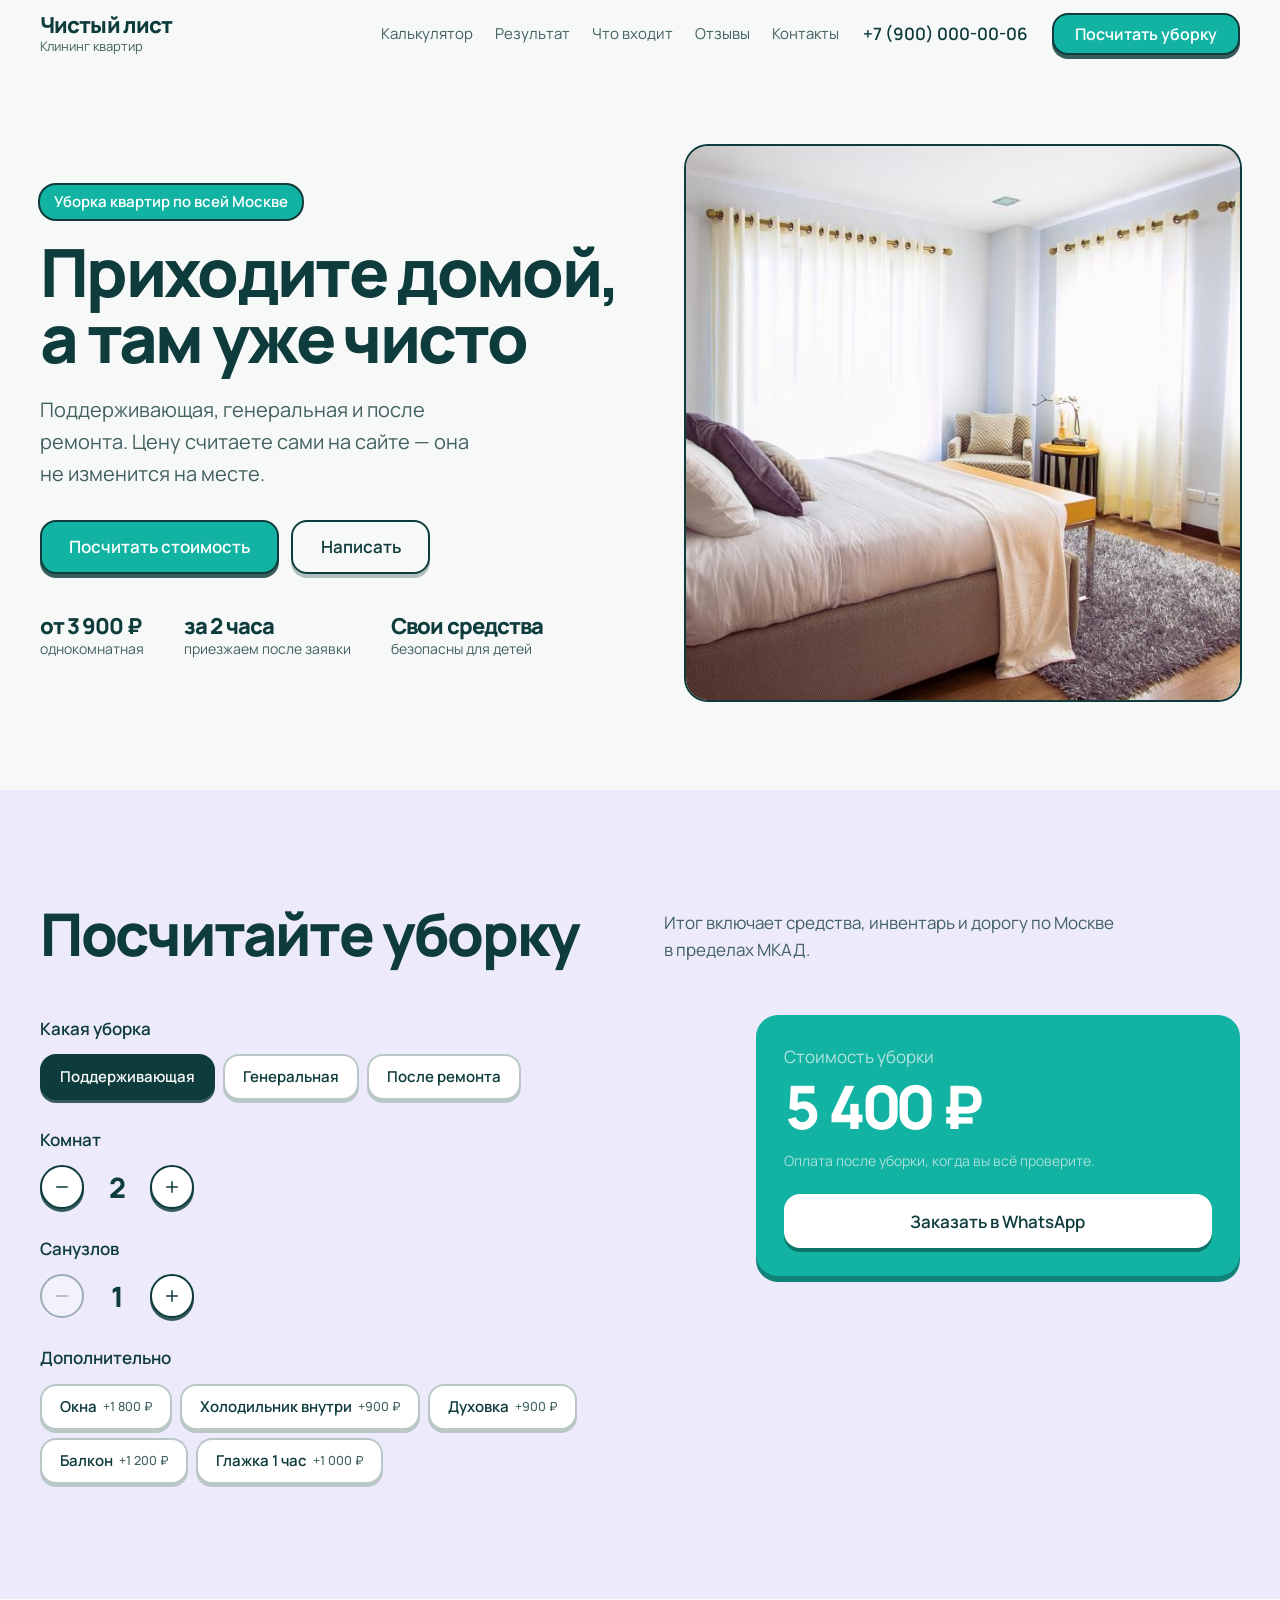
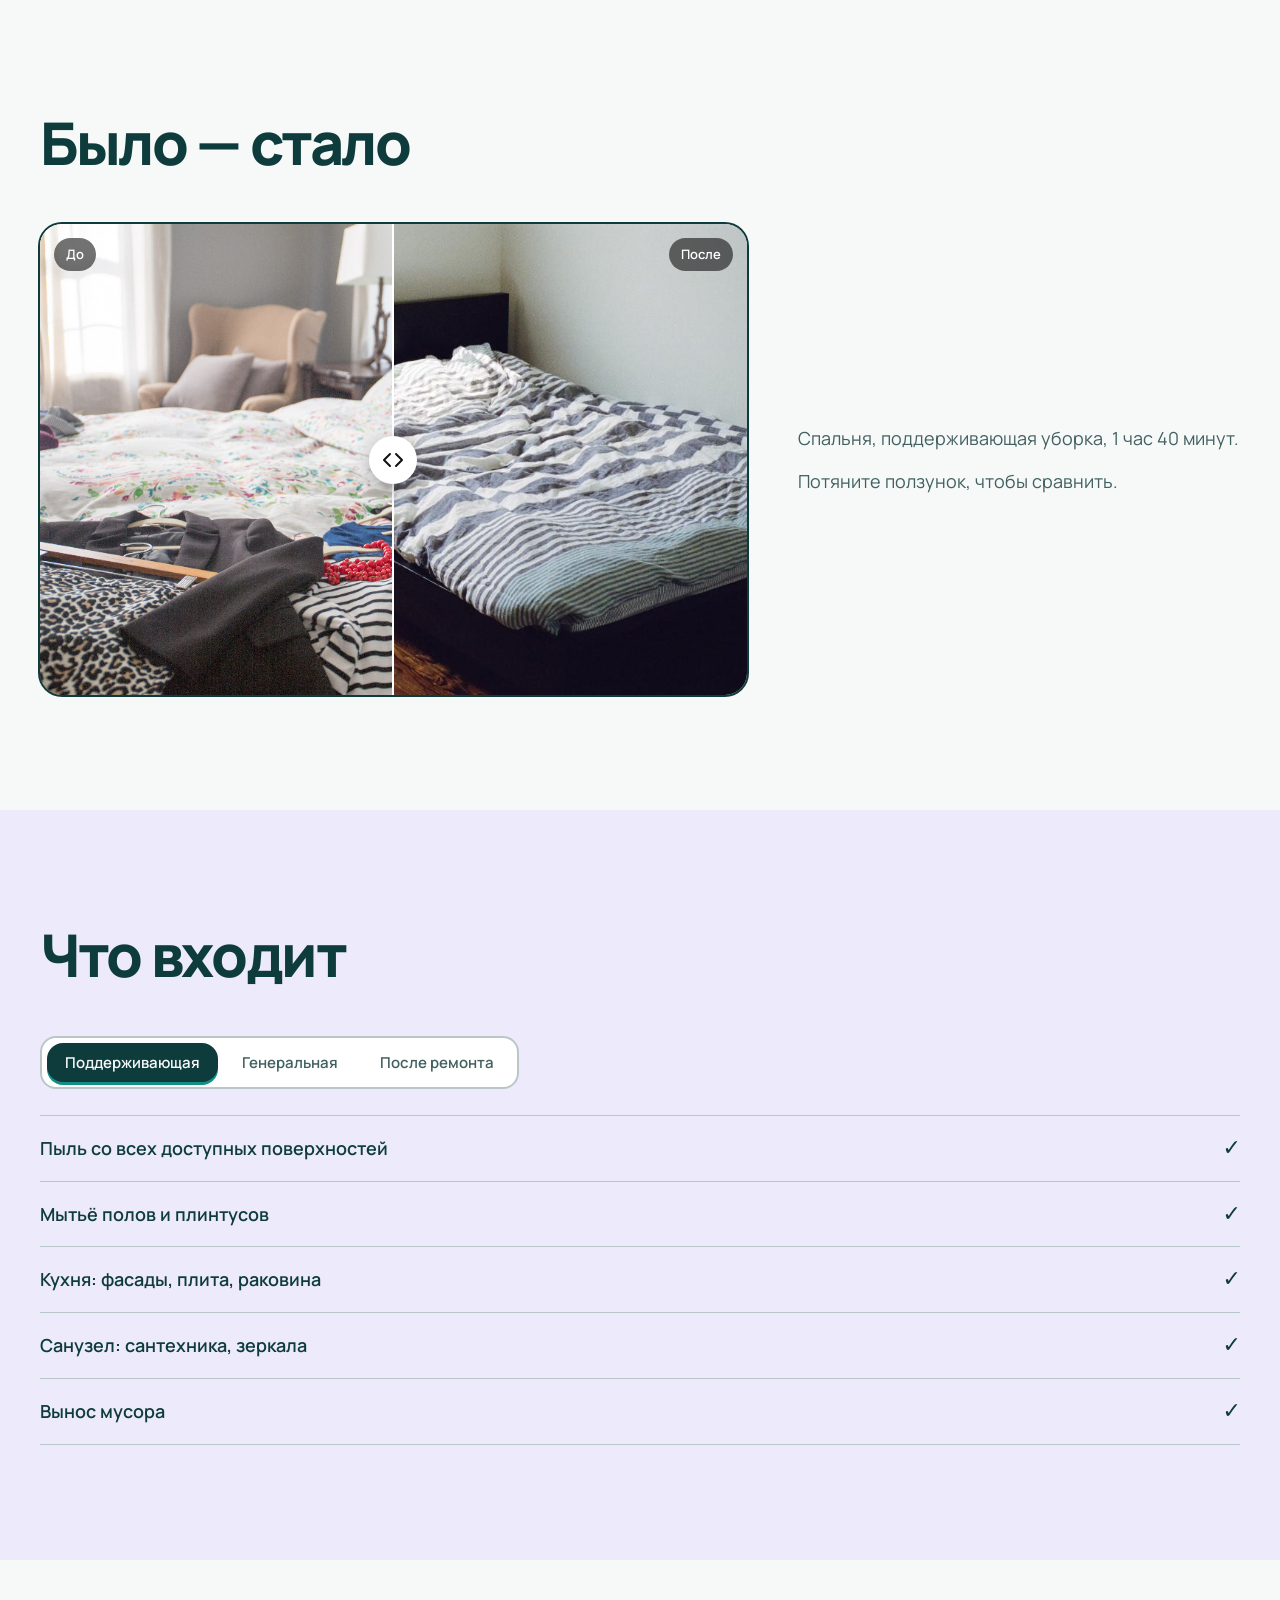
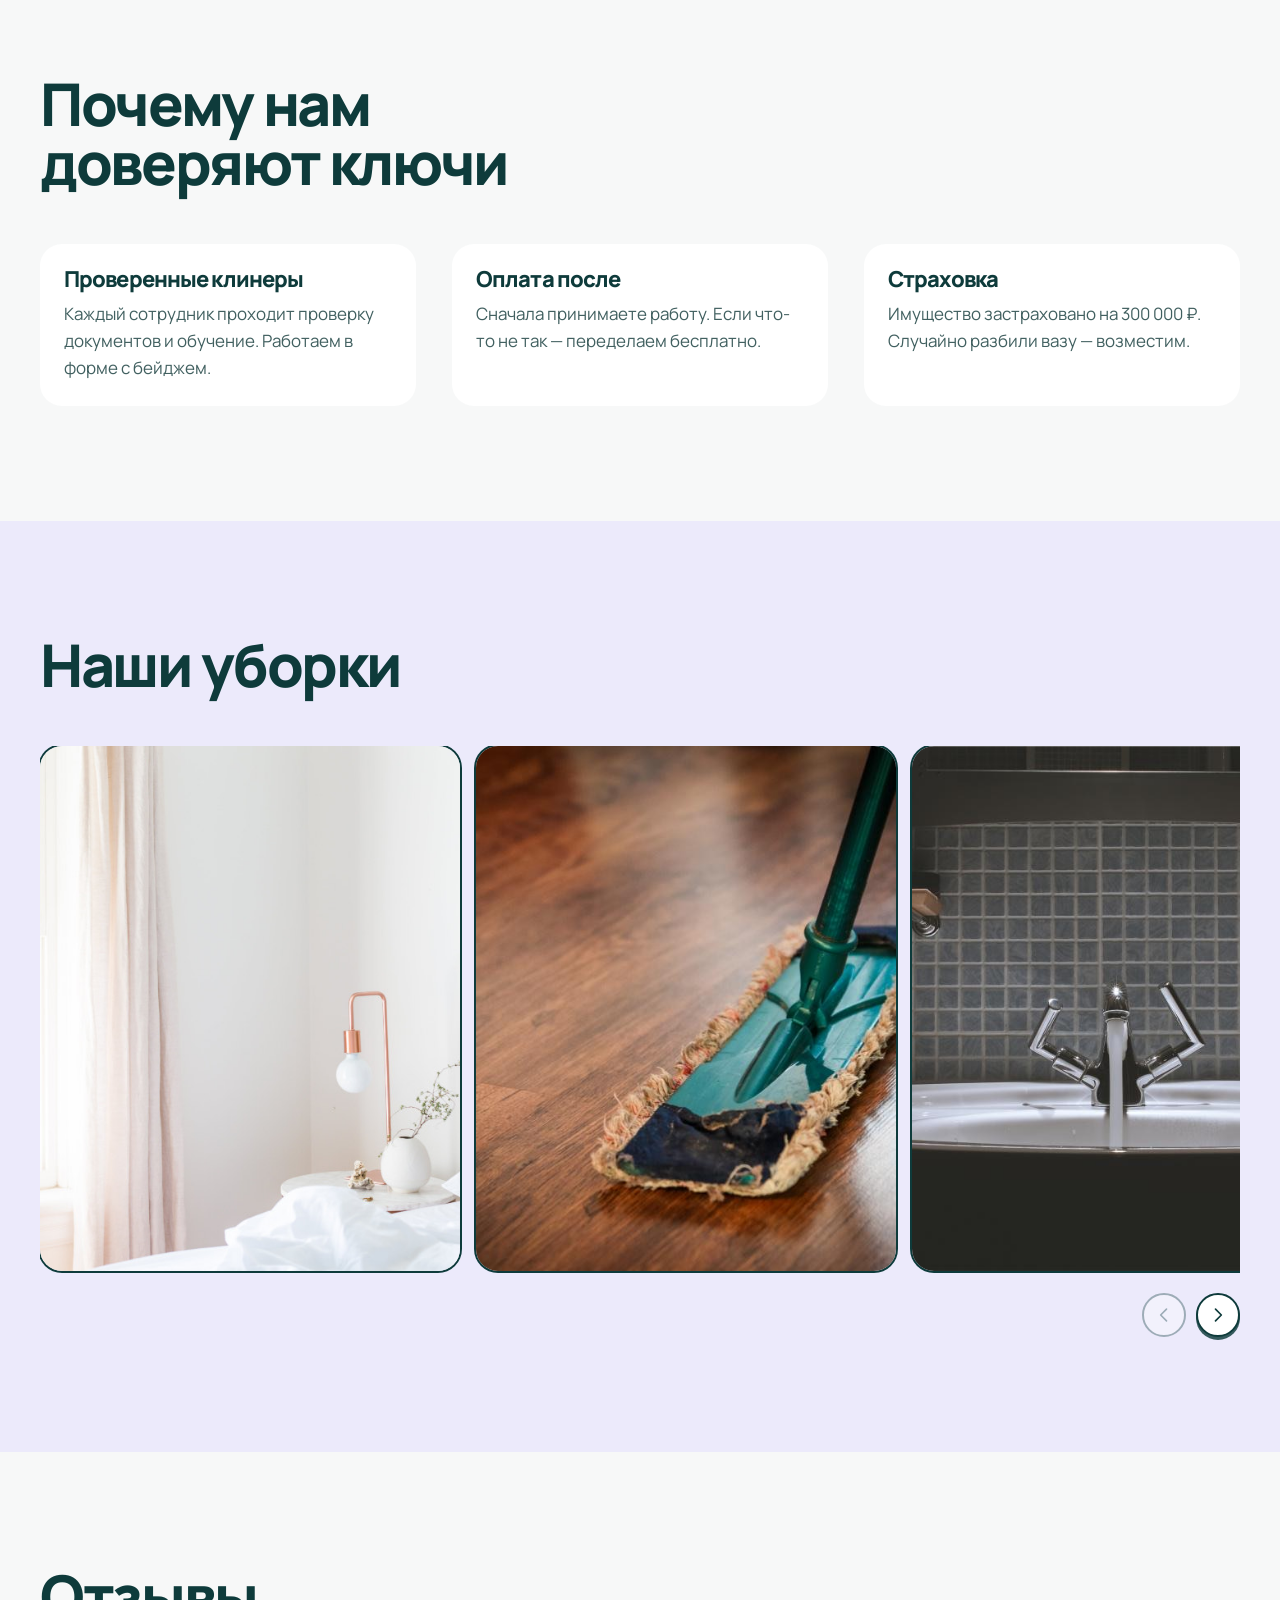
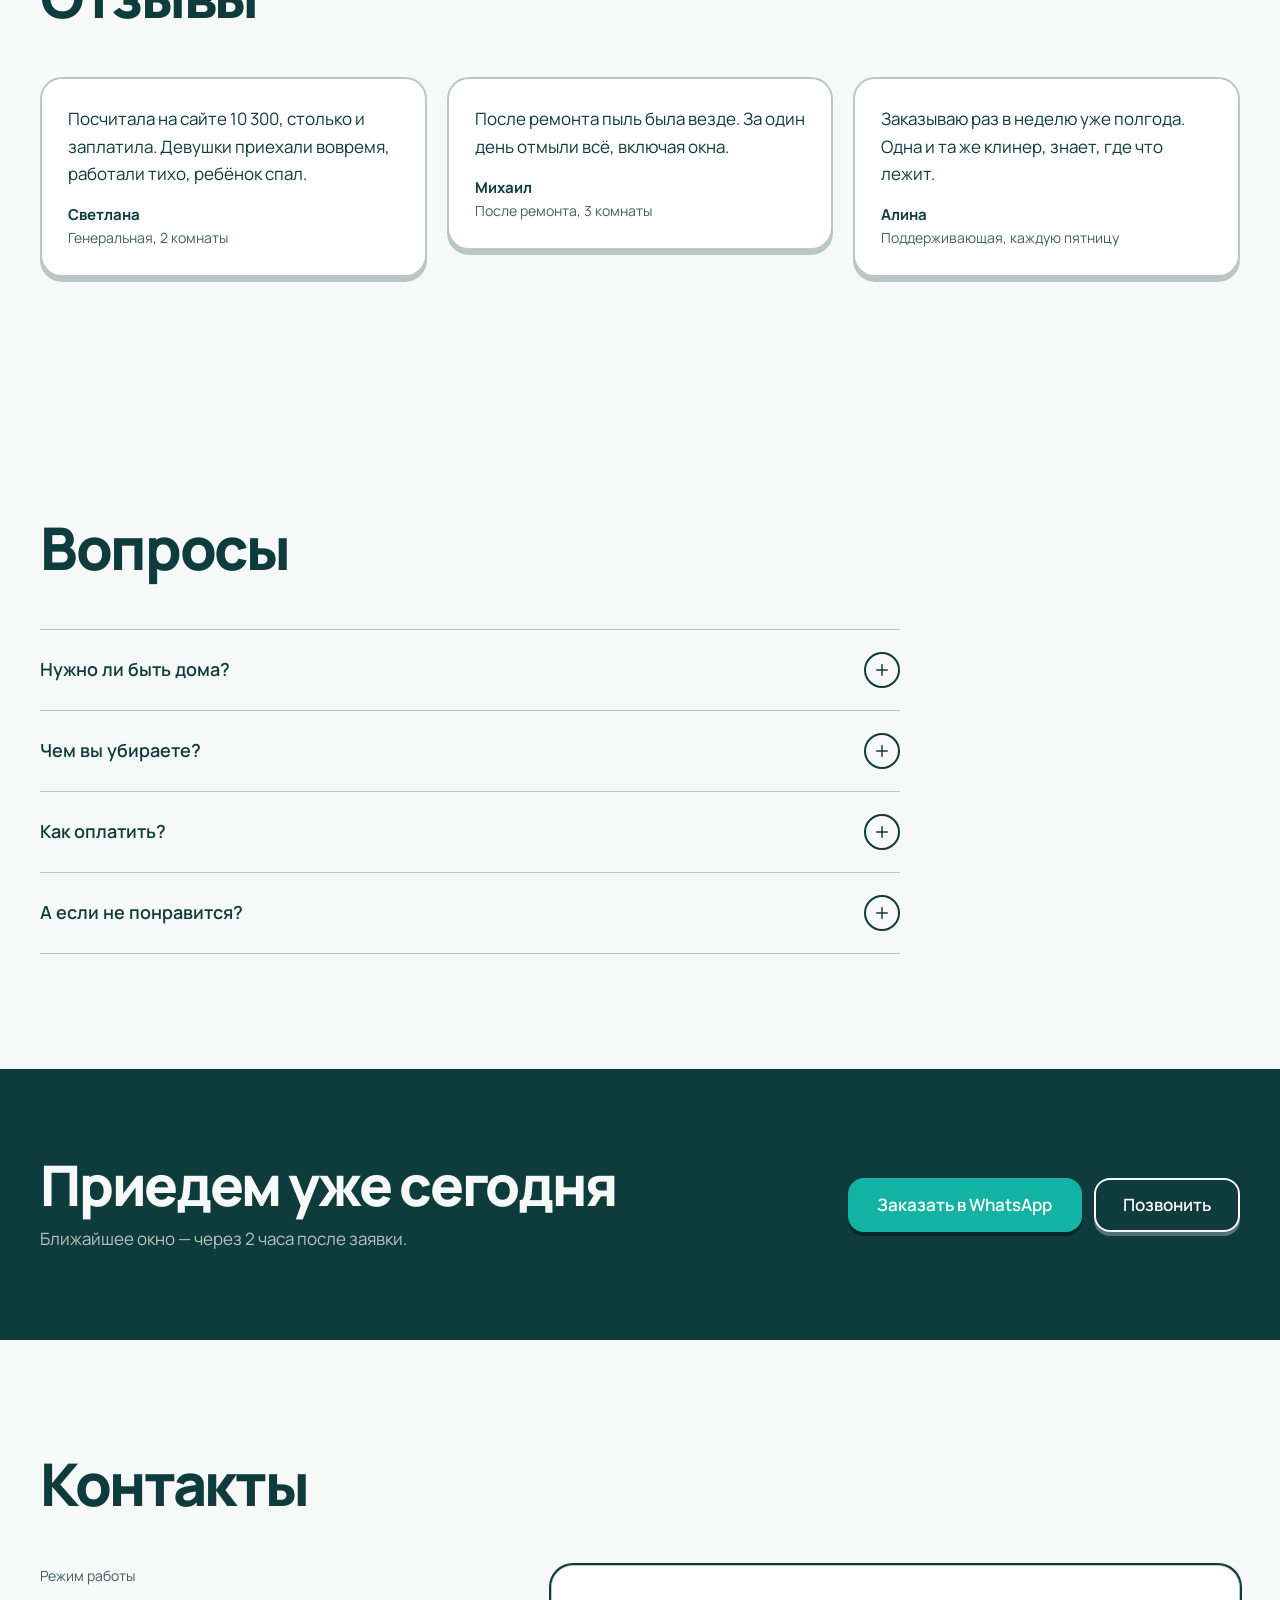
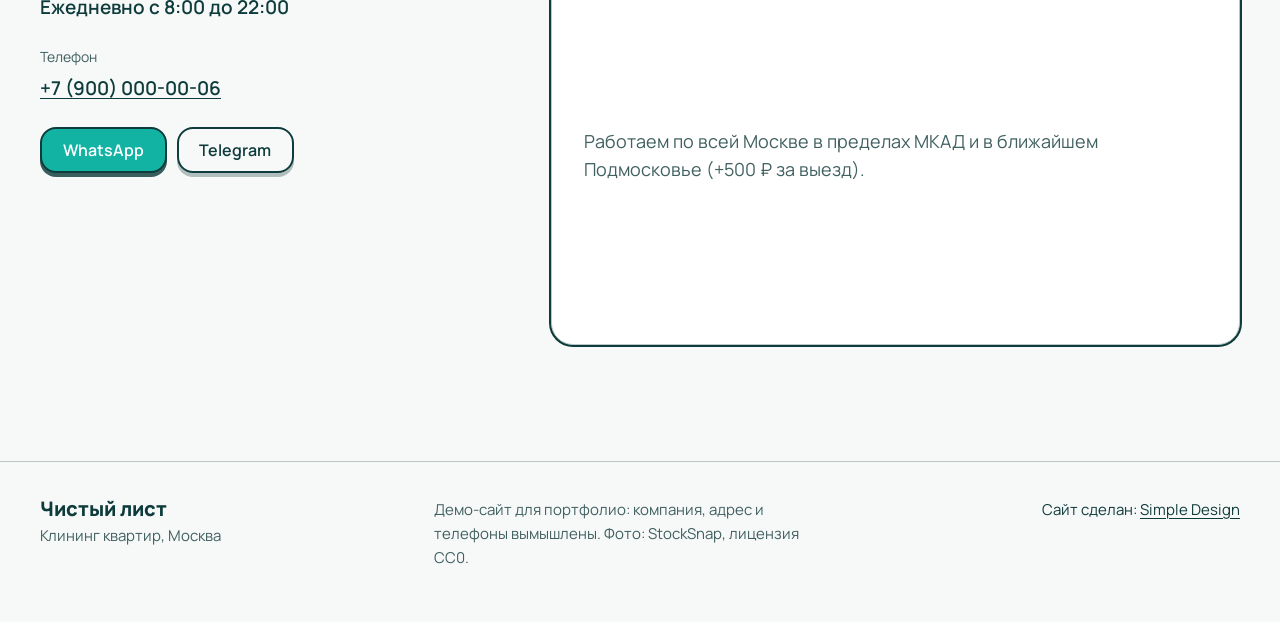
<file: clean/index.html>
<!doctype html>
<html lang="ru">
<head>
<meta charset="utf-8">
<meta name="viewport" content="width=device-width, initial-scale=1">
<title>«Чистый лист» — уборка квартир в Москве от 3 900 ₽</title>
<meta name="description" content="Поддерживающая и генеральная уборка, уборка после ремонта. Цена известна заранее, свои средства и инвентарь. Посчитайте онлайн.">
<meta property="og:title" content="«Чистый лист» — уборка квартир в Москве от 3 900 ₽">
<meta property="og:description" content="Поддерживающая и генеральная уборка, уборка после ремонта. Цена известна заранее, свои средства и инвентарь. Посчитайте онлайн.">
<meta property="og:image" content="img/XWI13131WH.jpg">
<meta name="theme-color" content="#F7F8F8">
<link rel="icon" href="data:image/svg+xml,%3Csvg%20xmlns%3D'http%3A%2F%2Fwww.w3.org%2F2000%2Fsvg'%20viewBox%3D'0%200%2064%2064'%3E%3Crect%20width%3D'64'%20height%3D'64'%20rx%3D'14'%20fill%3D'%2313B3A3'%2F%3E%3Ctext%20x%3D'50%25'%20y%3D'54%25'%20text-anchor%3D'middle'%20dominant-baseline%3D'middle'%20font-family%3D'Arial'%20font-weight%3D'700'%20font-size%3D'34'%20fill%3D'%23FFFFFF'%3E%D0%A7%3C%2Ftext%3E%3C%2Fsvg%3E">
<link rel="preconnect" href="https://fonts.googleapis.com">
<link rel="preconnect" href="https://fonts.gstatic.com" crossorigin>
<link rel="stylesheet" href="https://fonts.googleapis.com/css2?family=Manrope:wght@400;500;600;700;800&display=swap">
<link rel="stylesheet" href="base.css">
<style>:root{--bg:#F7F8F8;--surface:#FFFFFF;--surface-2:#ECEAFB;--ink:#0E3B3B;--muted-base:#4F6B6B;--accent:#13B3A3;--accent-ink:#FFFFFF;--line:#D9E2E1;--band:#0E3B3B;--band-ink:#F7F8F8;--font-d:"Manrope", system-ui, sans-serif;--font-b:"Manrope", system-ui, sans-serif;--d-weight:800;--d-case:none;--d-track:-0.04em;--d-lh:1;--radius:22px;--btn-radius:16px;--hero-scrim:linear-gradient(180deg, rgb(0 0 0 / .15), rgb(0 0 0 / .65))}.site--clean .hero__img img{aspect-ratio:1/1} .site--clean .calc__total{background:var(--accent);color:#fff} .site--clean .calc__total .btn--accent{background:#fff;color:var(--ink);--b:#fff} .site--clean .feature{border-top:0;padding:24px;background:var(--surface);border-radius:var(--radius)}</style>
</head>
<body class="site site--clean">
<a class="skip" href="#main">К содержанию</a>
<header class="topbar" data-topbar>
  <div class="wrap topbar__inner">
    <a class="logo" href="#top"><span class="logo__name">Чистый лист</span><span class="logo__kind">Клининг квартир</span></a>
    <nav class="topbar__nav" aria-label="Разделы"><a href="#calc">Калькулятор</a><a href="#result">Результат</a><a href="#what">Что входит</a><a href="#reviews">Отзывы</a><a href="#contacts">Контакты</a></nav>
    <a class="topbar__phone" href="tel:+79000000006">+7 (900) 000-00-06</a>
    <a class="btn btn--accent topbar__cta" href="#calc">Посчитать уборку</a>
  </div>
</header>
<main id="main">
<section class="hero hero--split" id="top">
  <div class="wrap hero__grid"><div class="hero__text"><p class="hero__kicker" data-in>Уборка квартир по всей Москве</p><h1 class="hero__title" data-in>Приходите домой, а там уже чисто</h1><p class="hero__lead" data-in>Поддерживающая, генеральная и после ремонта. Цену считаете сами на сайте — она не изменится на месте.</p><div class="hero__cta" data-in><a class="btn btn--accent btn--lg" href="#calc">Посчитать стоимость</a><a class="btn btn--ghost btn--lg" href="https://wa.me/79000000006?text=%D0%97%D0%B4%D1%80%D0%B0%D0%B2%D1%81%D1%82%D0%B2%D1%83%D0%B9%D1%82%D0%B5!%20%D0%A5%D0%BE%D1%87%D1%83%20%D0%B7%D0%B0%D0%BA%D0%B0%D0%B7%D0%B0%D1%82%D1%8C%20%D1%83%D0%B1%D0%BE%D1%80%D0%BA%D1%83." target="_blank" rel="noopener">Написать</a></div><ul class="hero__facts" data-in><li><b>от 3 900 ₽</b><span>однокомнатная</span></li><li><b>за 2 часа</b><span>приезжаем после заявки</span></li><li><b>Свои средства</b><span>безопасны для детей</span></li></ul></div><div class="hero__media"><div class="hero__img" data-in><img src="img/XWI13131WH.jpg" alt="Светлая чистая спальня" width="960" height="634" fetchpriority="high" decoding="async"></div></div></div>
</section>
<section class="sec sec--calc sec--alt" id="calc">
  <div class="wrap"><header class="sec__head"><h2 class="sec__title">Посчитайте уборку</h2><p class="sec__intro">Итог включает средства, инвентарь и дорогу по Москве в пределах МКАД.</p></header><div class="calc" data-calc='{&quot;base&quot;:1500,&quot;fields&quot;:[{&quot;id&quot;:&quot;type&quot;,&quot;type&quot;:&quot;select&quot;,&quot;label&quot;:&quot;Какая уборка&quot;,&quot;options&quot;:[{&quot;label&quot;:&quot;Поддерживающая&quot;,&quot;mult&quot;:1},{&quot;label&quot;:&quot;Генеральная&quot;,&quot;mult&quot;:1.9},{&quot;label&quot;:&quot;После ремонта&quot;,&quot;mult&quot;:2.6}]},{&quot;id&quot;:&quot;rooms&quot;,&quot;type&quot;:&quot;stepper&quot;,&quot;label&quot;:&quot;Комнат&quot;,&quot;min&quot;:1,&quot;max&quot;:6,&quot;default&quot;:2,&quot;per&quot;:1500},{&quot;id&quot;:&quot;baths&quot;,&quot;type&quot;:&quot;stepper&quot;,&quot;label&quot;:&quot;Санузлов&quot;,&quot;min&quot;:1,&quot;max&quot;:4,&quot;default&quot;:1,&quot;per&quot;:900},{&quot;id&quot;:&quot;extra&quot;,&quot;type&quot;:&quot;checks&quot;,&quot;label&quot;:&quot;Дополнительно&quot;,&quot;options&quot;:[{&quot;label&quot;:&quot;Окна&quot;,&quot;extra&quot;:1800},{&quot;label&quot;:&quot;Холодильник внутри&quot;,&quot;extra&quot;:900},{&quot;label&quot;:&quot;Духовка&quot;,&quot;extra&quot;:900},{&quot;label&quot;:&quot;Балкон&quot;,&quot;extra&quot;:1200},{&quot;label&quot;:&quot;Глажка 1 час&quot;,&quot;extra&quot;:1000}]}],&quot;wa&quot;:&quot;79000000006&quot;,&quot;intro&quot;:&quot;Здравствуйте! Хочу заказать уборку:&quot;}'>
  <div class="calc__form"><fieldset class="calc__field" data-field="type" data-kind="select"><legend>Какая уборка</legend><div class="seg"><label class="seg__opt"><input type="radio" name="calc-type" value="0" checked><span>Поддерживающая</span></label><label class="seg__opt"><input type="radio" name="calc-type" value="1"><span>Генеральная</span></label><label class="seg__opt"><input type="radio" name="calc-type" value="2"><span>После ремонта</span></label></div></fieldset><div class="calc__field" data-field="rooms" data-kind="stepper"><span class="calc__label" id="calc-rooms-l">Комнат</span><div class="stepper"><button type="button" class="icon-btn" data-step="-1" aria-label="Меньше"><svg viewBox="0 0 24 24" width="18" height="18" aria-hidden="true"><path d="M5 12h14" fill="none" stroke="currentColor" stroke-width="2" stroke-linecap="round"/></svg></button><output aria-labelledby="calc-rooms-l">2</output><button type="button" class="icon-btn" data-step="1" aria-label="Больше"><svg viewBox="0 0 24 24" width="18" height="18" aria-hidden="true"><path d="M12 5v14M5 12h14" fill="none" stroke="currentColor" stroke-width="2" stroke-linecap="round"/></svg></button></div></div><div class="calc__field" data-field="baths" data-kind="stepper"><span class="calc__label" id="calc-baths-l">Санузлов</span><div class="stepper"><button type="button" class="icon-btn" data-step="-1" aria-label="Меньше"><svg viewBox="0 0 24 24" width="18" height="18" aria-hidden="true"><path d="M5 12h14" fill="none" stroke="currentColor" stroke-width="2" stroke-linecap="round"/></svg></button><output aria-labelledby="calc-baths-l">1</output><button type="button" class="icon-btn" data-step="1" aria-label="Больше"><svg viewBox="0 0 24 24" width="18" height="18" aria-hidden="true"><path d="M12 5v14M5 12h14" fill="none" stroke="currentColor" stroke-width="2" stroke-linecap="round"/></svg></button></div></div><fieldset class="calc__field" data-field="extra" data-kind="checks"><legend>Дополнительно</legend><div class="chips"><label class="chip"><input type="checkbox" value="0"><span>Окна <small>+1 800 ₽</small></span></label><label class="chip"><input type="checkbox" value="1"><span>Холодильник внутри <small>+900 ₽</small></span></label><label class="chip"><input type="checkbox" value="2"><span>Духовка <small>+900 ₽</small></span></label><label class="chip"><input type="checkbox" value="3"><span>Балкон <small>+1 200 ₽</small></span></label><label class="chip"><input type="checkbox" value="4"><span>Глажка 1 час <small>+1 000 ₽</small></span></label></div></fieldset></div>
  <div class="calc__total"><p class="calc__total-label">Стоимость уборки</p>
    <p class="calc__sum" aria-live="polite"><span data-sum>0</span>&nbsp;₽</p>
    <p class="calc__note">Оплата после уборки, когда вы всё проверите.</p>
    <a class="btn btn--accent btn--lg btn--block" data-calc-send href="#" target="_blank" rel="noopener">Заказать в WhatsApp</a></div>
</div></div>
</section>
<section class="sec sec--ba" id="result">
  <div class="wrap"><header class="sec__head"><h2 class="sec__title">Было — стало</h2></header><div class="ba-wrap"><div class="ba" style="--pos:50%">
  <div class="ba__after"><img src="img/12B5400E80.jpg" alt="После" width="960" height="636" loading="lazy" decoding="async"></div>
  <div class="ba__before"><img src="img/U8QOG5XQA4.jpg" alt="До" width="960" height="640" loading="lazy" decoding="async"></div>
  <span class="ba__tag ba__tag--l">До</span><span class="ba__tag ba__tag--r">После</span>
  <span class="ba__handle" aria-hidden="true"><svg viewBox="0 0 24 24" width="22" height="22" aria-hidden="true"><path d="M9 6l-6 6 6 6M15 6l6 6-6 6" fill="none" stroke="currentColor" stroke-width="2" stroke-linecap="round" stroke-linejoin="round"/></svg></span>
  <input class="ba__range" type="range" min="0" max="100" value="50" aria-label="Сравнить до и после">
</div><div class="ba-wrap__text"><p>Спальня, поддерживающая уборка, 1 час 40 минут.</p><p>Потяните ползунок, чтобы сравнить.</p></div></div></div>
</section>
<section class="sec sec--services sec--alt" id="what">
  <div class="wrap"><header class="sec__head"><h2 class="sec__title">Что входит</h2></header><div class="tabs" data-tabs><div class="tabs__bar" role="tablist"><button role="tab" class="tabs__tab" aria-selected="true" aria-controls="what-p0" id="what-t0">Поддерживающая</button><button role="tab" class="tabs__tab" aria-selected="false" aria-controls="what-p1" id="what-t1">Генеральная</button><button role="tab" class="tabs__tab" aria-selected="false" aria-controls="what-p2" id="what-t2">После ремонта</button></div>
      <div role="tabpanel" class="tabs__panel" id="what-p0" aria-labelledby="what-t0"><ul class="price"><li class="price__row"><div><span class="price__name">Пыль со всех доступных поверхностей</span></div><b class="price__val">✓</b></li><li class="price__row"><div><span class="price__name">Мытьё полов и плинтусов</span></div><b class="price__val">✓</b></li><li class="price__row"><div><span class="price__name">Кухня: фасады, плита, раковина</span></div><b class="price__val">✓</b></li><li class="price__row"><div><span class="price__name">Санузел: сантехника, зеркала</span></div><b class="price__val">✓</b></li><li class="price__row"><div><span class="price__name">Вынос мусора</span></div><b class="price__val">✓</b></li></ul></div><div role="tabpanel" class="tabs__panel" id="what-p1" aria-labelledby="what-t1" hidden><ul class="price"><li class="price__row"><div><span class="price__name">Всё из поддерживающей</span></div><b class="price__val">✓</b></li><li class="price__row"><div><span class="price__name">Шкафы и полки внутри</span></div><b class="price__val">✓</b></li><li class="price__row"><div><span class="price__name">Кухонная техника снаружи</span></div><b class="price__val">✓</b></li><li class="price__row"><div><span class="price__name">Двери, выключатели, батареи</span></div><b class="price__val">✓</b></li><li class="price__row"><div><span class="price__name">Удаление известкового налёта</span></div><b class="price__val">✓</b></li></ul></div><div role="tabpanel" class="tabs__panel" id="what-p2" aria-labelledby="what-t2" hidden><ul class="price"><li class="price__row"><div><span class="price__name">Всё из генеральной</span></div><b class="price__val">✓</b></li><li class="price__row"><div><span class="price__name">Строительная пыль со стен и потолка</span></div><b class="price__val">✓</b></li><li class="price__row"><div><span class="price__name">Следы краски, затирки, скотча</span></div><b class="price__val">✓</b></li><li class="price__row"><div><span class="price__name">Мытьё окон и рам</span></div><b class="price__val">✓</b></li></ul></div></div></div>
</section>
<section class="sec sec--features" id="why">
  <div class="wrap"><header class="sec__head"><h2 class="sec__title">Почему нам доверяют ключи</h2></header><div class="features features--3"><div class="feature"><h3>Проверенные клинеры</h3><p>Каждый сотрудник проходит проверку документов и обучение. Работаем в форме с бейджем.</p></div><div class="feature"><h3>Оплата после</h3><p>Сначала принимаете работу. Если что-то не так — переделаем бесплатно.</p></div><div class="feature"><h3>Страховка</h3><p>Имущество застраховано на 300 000 ₽. Случайно разбили вазу — возместим.</p></div></div></div>
</section>
<section class="sec sec--gallery sec--alt" id="photos">
  <div class="wrap"><header class="sec__head"><h2 class="sec__title">Наши уборки</h2></header><div class="gallery" data-gallery>
  <div class="gallery__track" tabindex="0" aria-label="Наши уборки"><figure class="gallery__item"><img src="img/OE0F9BHXJQ.jpg" alt="Чистая спальня" width="960" height="640" loading="lazy" decoding="async"></figure><figure class="gallery__item"><img src="img/J4C1WJDMMU.jpg" alt="Мытьё пола" width="960" height="640" loading="lazy" decoding="async"></figure><figure class="gallery__item"><img src="img/D3901L7G93.jpg" alt="Чистая раковина" width="960" height="640" loading="lazy" decoding="async"></figure><figure class="gallery__item"><img src="img/TDNJ1H4VYN.jpg" alt="Гостиная после уборки" width="960" height="627" loading="lazy" decoding="async"></figure><figure class="gallery__item"><img src="img/06FF138848.jpg" alt="Мытьё раковины" width="960" height="640" loading="lazy" decoding="async"></figure><figure class="gallery__item"><img src="img/UQOXY4POK8.jpg" alt="Обеденная зона" width="960" height="640" loading="lazy" decoding="async"></figure></div>
  <div class="gallery__nav"><button class="icon-btn" data-dir="-1" aria-label="Назад"><svg viewBox="0 0 24 24" width="20" height="20" aria-hidden="true"><path d="M15 5l-7 7 7 7" fill="none" stroke="currentColor" stroke-width="2" stroke-linecap="round" stroke-linejoin="round"/></svg></button><button class="icon-btn" data-dir="1" aria-label="Вперёд"><svg viewBox="0 0 24 24" width="20" height="20" aria-hidden="true"><path d="M9 5l7 7-7 7" fill="none" stroke="currentColor" stroke-width="2" stroke-linecap="round" stroke-linejoin="round"/></svg></button></div>
</div></div>
</section>
<section class="sec sec--reviews" id="reviews">
  <div class="wrap"><header class="sec__head"><h2 class="sec__title">Отзывы</h2></header><div class="reviews"><blockquote class="review"><p>Посчитала на сайте 10 300, столько и заплатила. Девушки приехали вовремя, работали тихо, ребёнок спал.</p><footer><b>Светлана</b><span>Генеральная, 2 комнаты</span></footer></blockquote><blockquote class="review"><p>После ремонта пыль была везде. За один день отмыли всё, включая окна.</p><footer><b>Михаил</b><span>После ремонта, 3 комнаты</span></footer></blockquote><blockquote class="review"><p>Заказываю раз в неделю уже полгода. Одна и та же клинер, знает, где что лежит.</p><footer><b>Алина</b><span>Поддерживающая, каждую пятницу</span></footer></blockquote></div></div>
</section>
<section class="sec sec--faq" id="faq">
  <div class="wrap"><header class="sec__head"><h2 class="sec__title">Вопросы</h2></header><div class="faq"><details class="faq__item"><summary>Нужно ли быть дома?<span class="faq__icon" aria-hidden="true"><svg viewBox="0 0 24 24" width="18" height="18" aria-hidden="true"><path d="M12 5v14M5 12h14" fill="none" stroke="currentColor" stroke-width="2" stroke-linecap="round"/></svg></span></summary><div class="faq__a"><p>Не обязательно. Можно оставить ключи консьержу или встретить и уйти по делам. Пришлём фото по окончании.</p></div></details><details class="faq__item"><summary>Чем вы убираете?<span class="faq__icon" aria-hidden="true"><svg viewBox="0 0 24 24" width="18" height="18" aria-hidden="true"><path d="M12 5v14M5 12h14" fill="none" stroke="currentColor" stroke-width="2" stroke-linecap="round"/></svg></span></summary><div class="faq__a"><p>Профессиональными средствами Grass и Karcher. Если у вас дети, аллергия или животные — возьмём гипоаллергенные.</p></div></details><details class="faq__item"><summary>Как оплатить?<span class="faq__icon" aria-hidden="true"><svg viewBox="0 0 24 24" width="18" height="18" aria-hidden="true"><path d="M12 5v14M5 12h14" fill="none" stroke="currentColor" stroke-width="2" stroke-linecap="round"/></svg></span></summary><div class="faq__a"><p>Картой, переводом или наличными после уборки. Для компаний — по счёту.</p></div></details><details class="faq__item"><summary>А если не понравится?<span class="faq__icon" aria-hidden="true"><svg viewBox="0 0 24 24" width="18" height="18" aria-hidden="true"><path d="M12 5v14M5 12h14" fill="none" stroke="currentColor" stroke-width="2" stroke-linecap="round"/></svg></span></summary><div class="faq__a"><p>Сообщите в течение суток — приедем и переделаем бесплатно.</p></div></details></div></div>
</section>
<section class="cta-band" id="order"><div class="wrap cta-band__inner"><div><h2 class="cta-band__title">Приедем уже сегодня</h2><p>Ближайшее окно — через 2 часа после заявки.</p></div><div class="cta-band__btns"><a class="btn btn--accent btn--lg" href="https://wa.me/79000000006?text=%D0%97%D0%B4%D1%80%D0%B0%D0%B2%D1%81%D1%82%D0%B2%D1%83%D0%B9%D1%82%D0%B5!%20%D0%A5%D0%BE%D1%87%D1%83%20%D0%B7%D0%B0%D0%BA%D0%B0%D0%B7%D0%B0%D1%82%D1%8C%20%D1%83%D0%B1%D0%BE%D1%80%D0%BA%D1%83." target="_blank" rel="noopener">Заказать в WhatsApp</a><a class="btn btn--ghost btn--lg" href="tel:+79000000006">Позвонить</a></div></div></section>
<section class="sec sec--contacts" id="contacts">
  <div class="wrap"><header class="sec__head"><h2 class="sec__title">Контакты</h2></header><div class="contacts">
  <div class="contacts__info">
    
    <div><span class="contacts__k">Режим работы</span><p>Ежедневно с 8:00 до 22:00</p></div>
    <div><span class="contacts__k">Телефон</span><p><a class="link" href="tel:+79000000006">+7 (900) 000-00-06</a></p></div>
    <div class="contacts__btns"><a class="btn btn--accent" href="https://wa.me/79000000006?text=%D0%97%D0%B4%D1%80%D0%B0%D0%B2%D1%81%D1%82%D0%B2%D1%83%D0%B9%D1%82%D0%B5!%20%D0%A5%D0%BE%D1%87%D1%83%20%D0%B7%D0%B0%D0%BA%D0%B0%D0%B7%D0%B0%D1%82%D1%8C%20%D1%83%D0%B1%D0%BE%D1%80%D0%BA%D1%83." target="_blank" rel="noopener">WhatsApp</a><a class="btn btn--ghost" href="https://t.me/chisty_list_demo" target="_blank" rel="noopener">Telegram</a></div>
  </div>
  <div class="contacts__map contacts__map--none"><p>Работаем по всей Москве в пределах МКАД и в ближайшем Подмосковье (+500 ₽ за выезд).</p></div>
</div></div>
</section>
</main>
<footer class="footer">
  <div class="wrap footer__inner">
    <div><p class="footer__name">Чистый лист</p><p class="muted">Клининг квартир, Москва</p></div>
    <p class="footer__demo">Демо-сайт для портфолио: компания, адрес и телефоны вымышлены. Фото: StockSnap, лицензия CC0.</p>
    <p class="footer__made">Сайт сделан: <a class="link" href="https://t.me/imya_Vadim_zanyato" target="_blank" rel="noopener">Simple Design</a></p>
  </div>
</footer>
<nav class="dock" aria-label="Быстрая связь">
  <a class="dock__btn" href="tel:+79000000006"><svg viewBox="0 0 24 24" width="20" height="20" aria-hidden="true"><path d="M5 4h4l2 5-2.5 1.5a11 11 0 005 5L15 13l5 2v4a2 2 0 01-2 2A16 16 0 013 6a2 2 0 012-2" fill="none" stroke="currentColor" stroke-width="2" stroke-linejoin="round"/></svg><span>Позвонить</span></a>
  <a class="dock__btn dock__btn--accent" href="#calc"><svg viewBox="0 0 24 24" width="20" height="20" aria-hidden="true"><path d="M4 5h16v11H9l-5 4z" fill="none" stroke="currentColor" stroke-width="2" stroke-linejoin="round"/></svg><span>Посчитать уборку</span></a>
</nav>
<script src="app.js" defer></script>
</body>
</html>
</file>
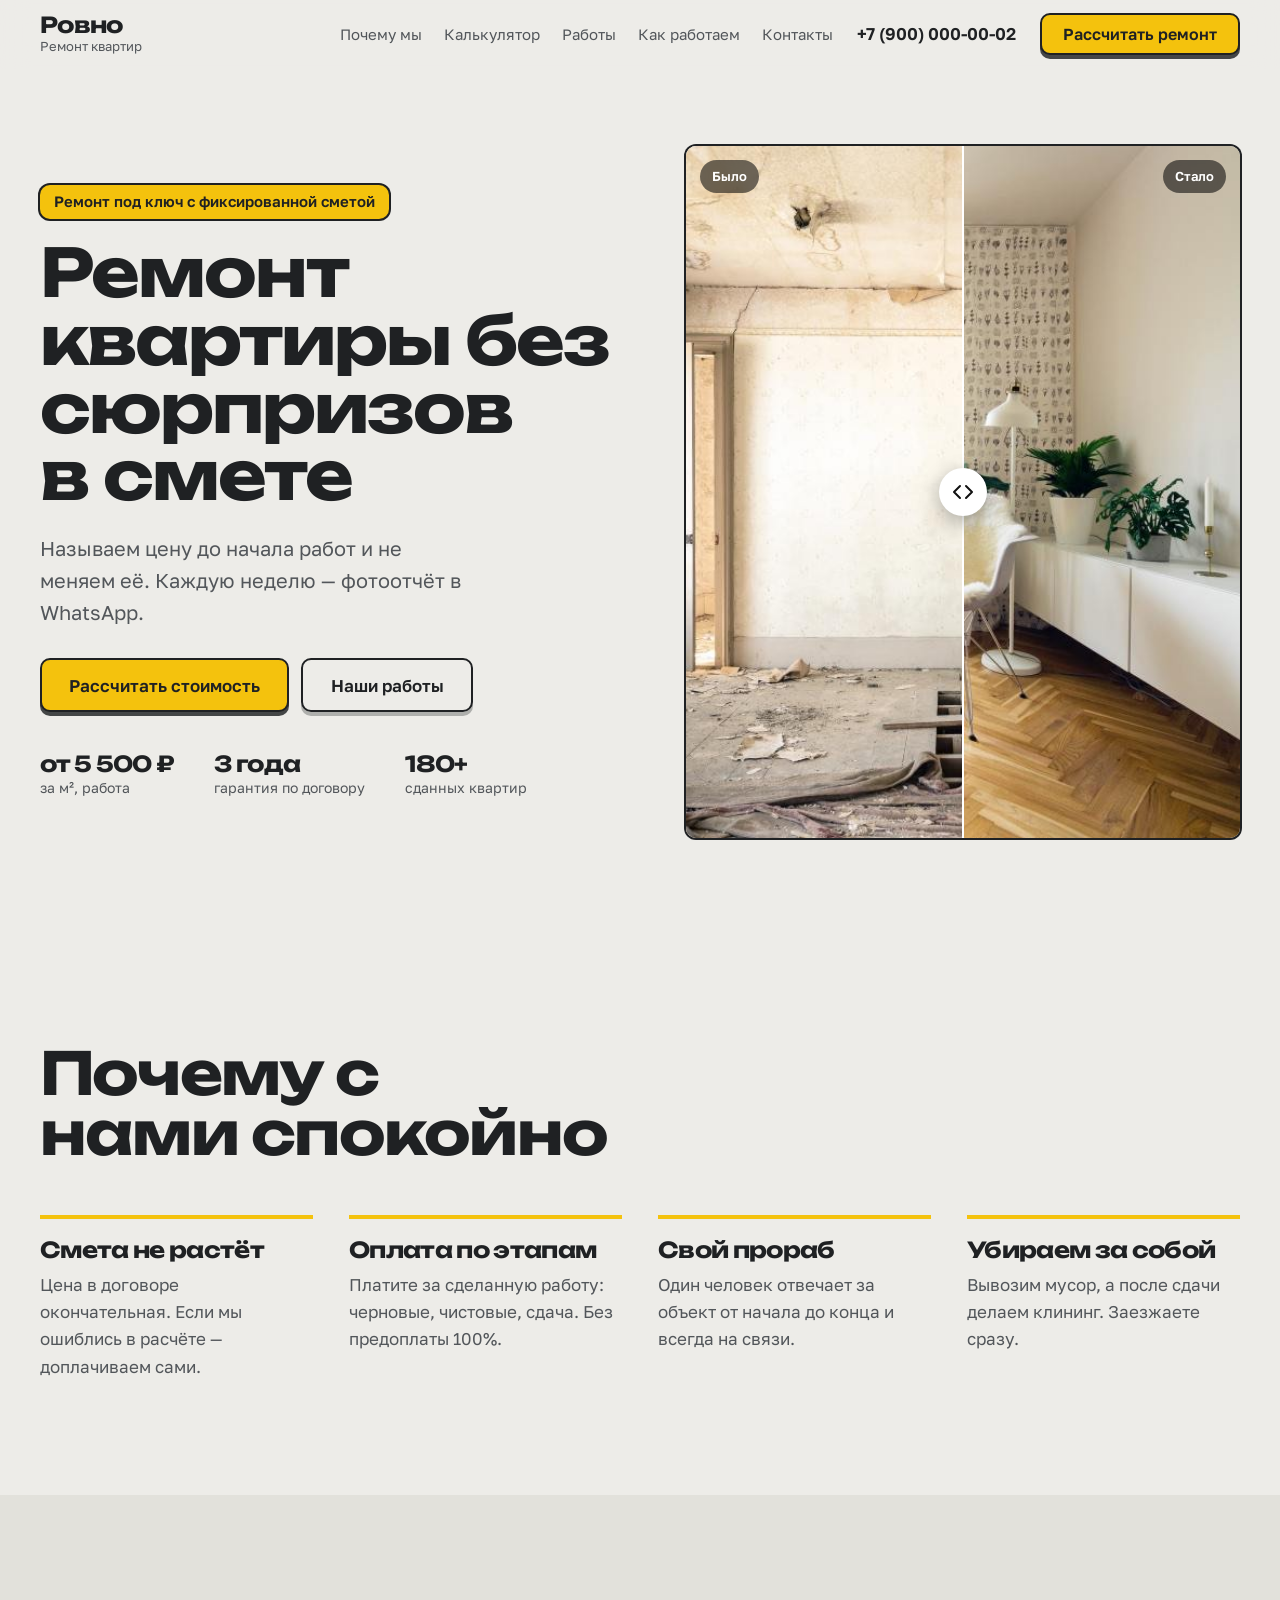
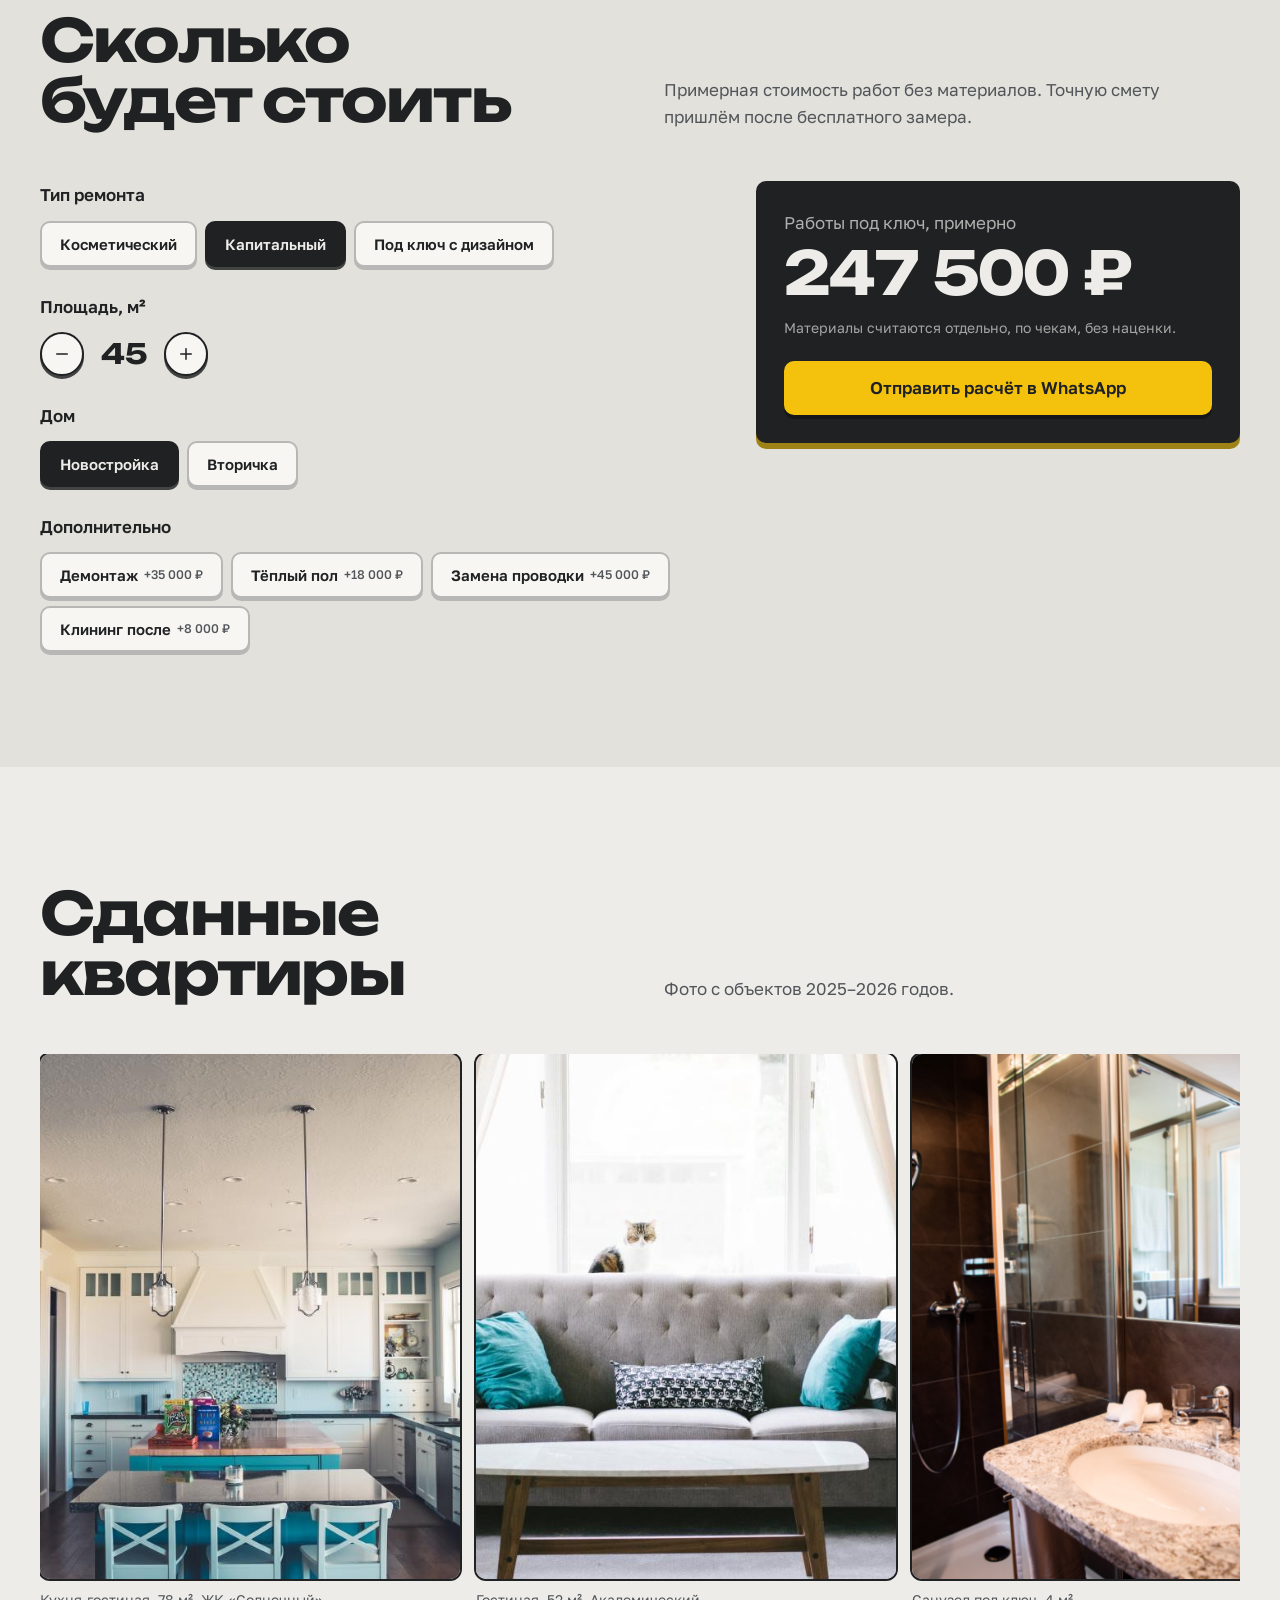
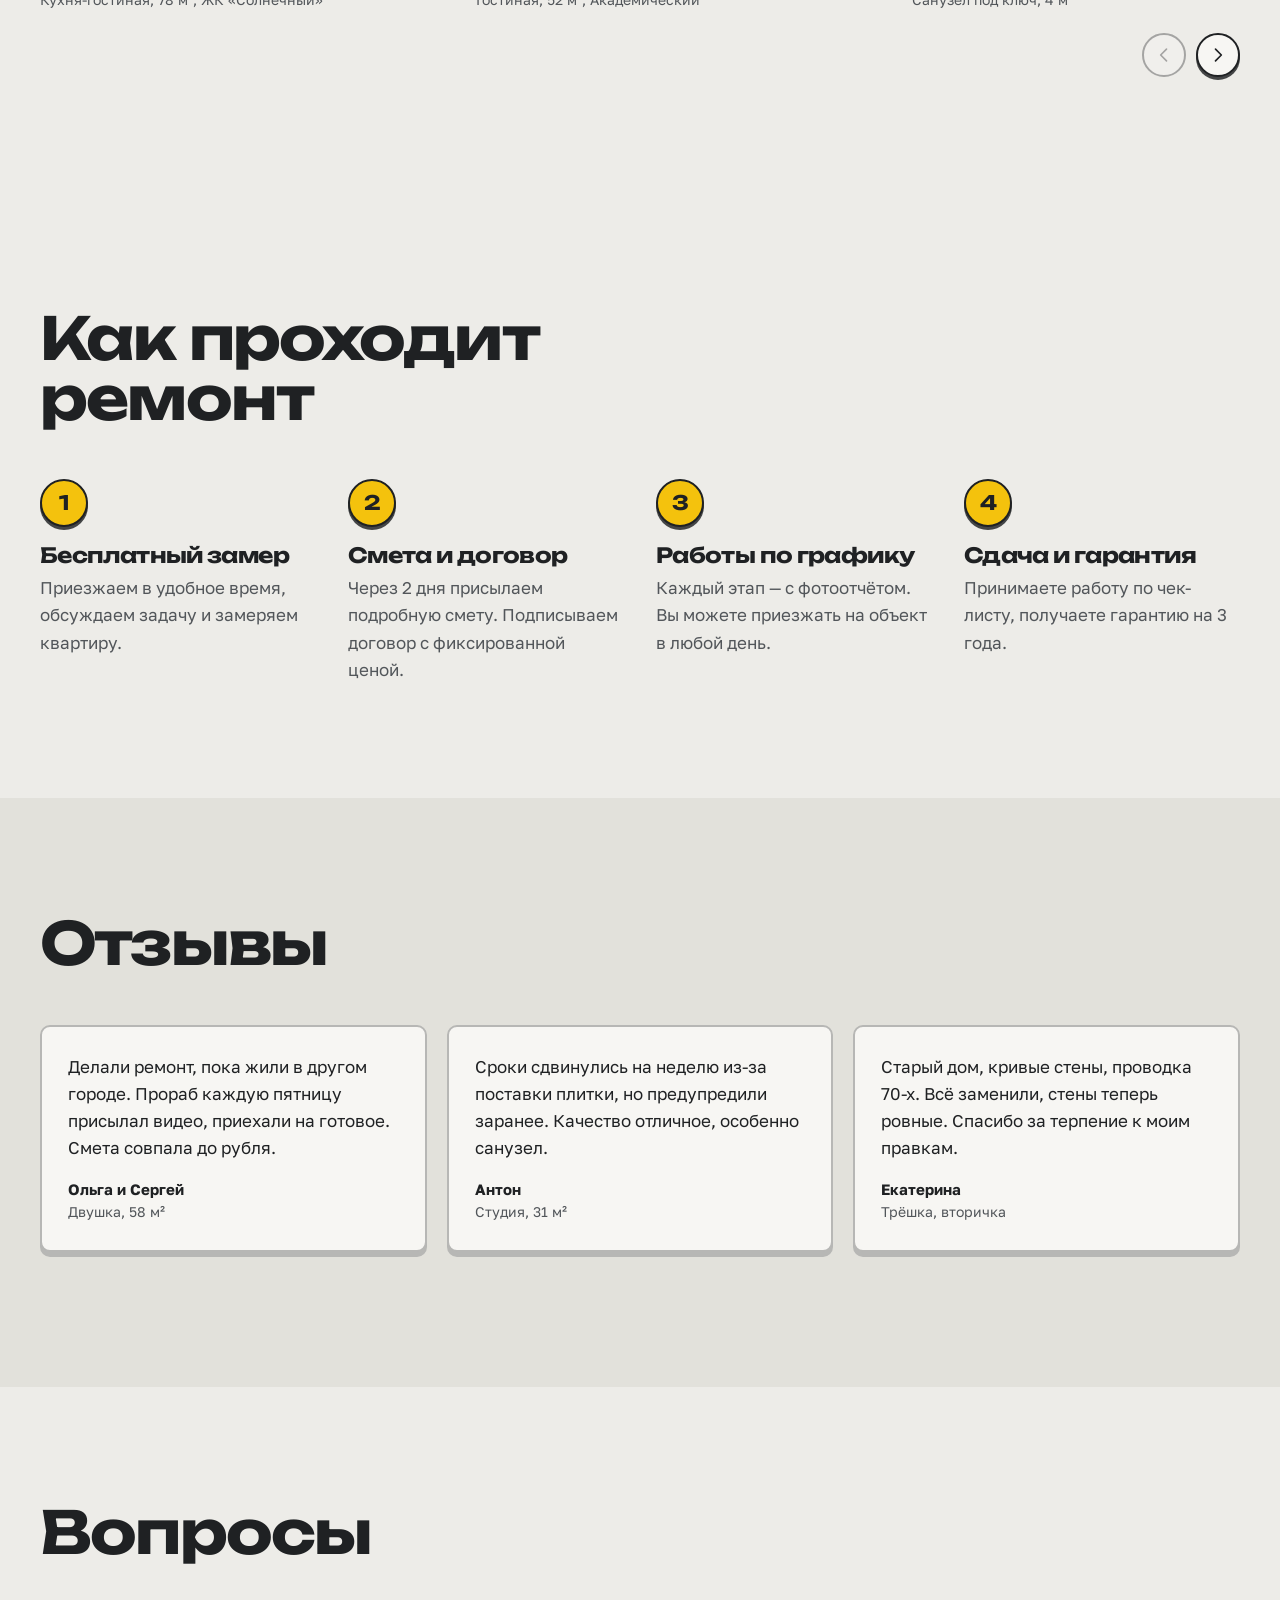
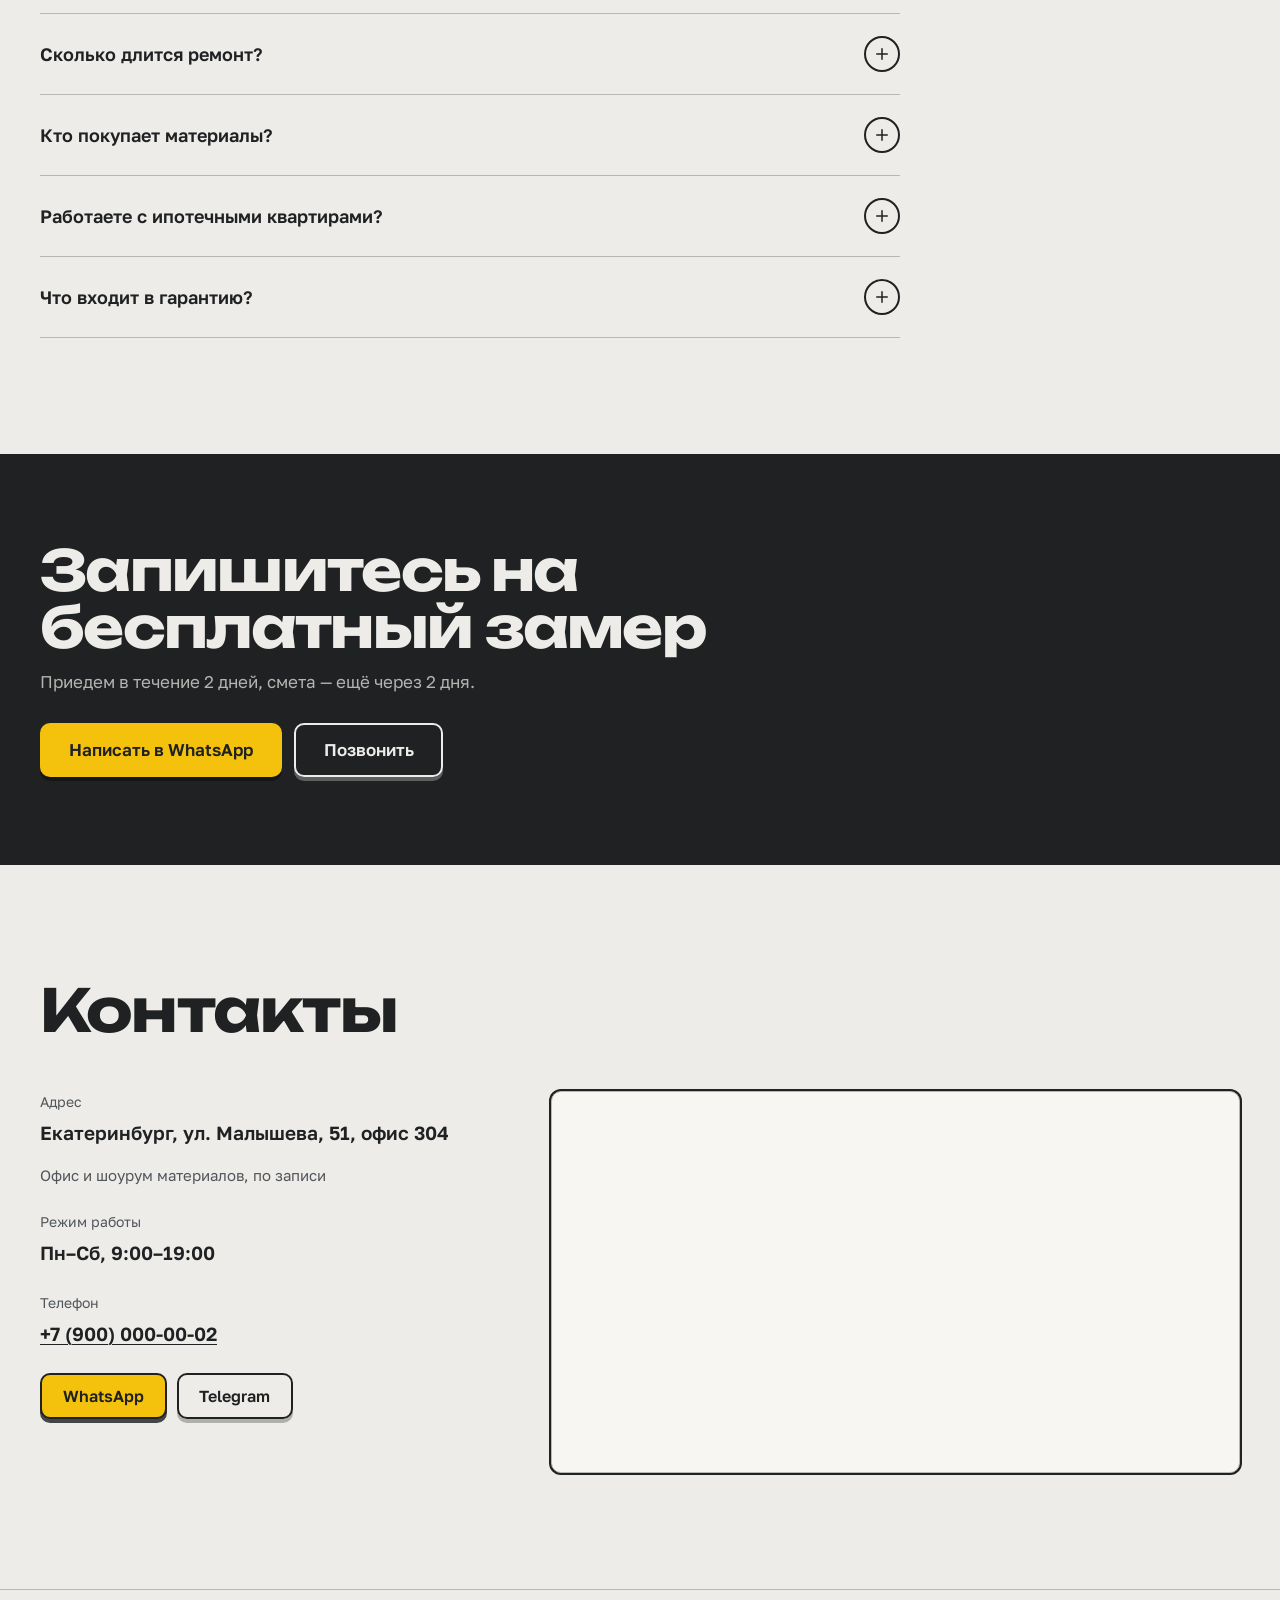
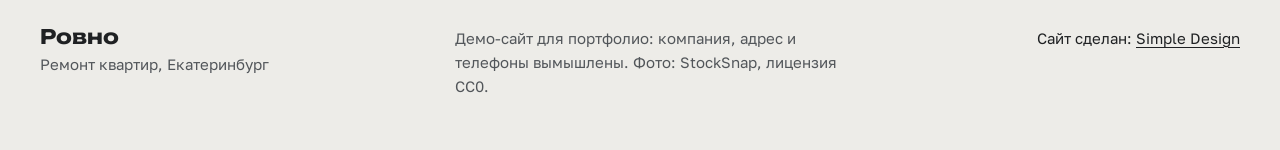
<file: remont/index.html>
<!doctype html>
<html lang="ru">
<head>
<meta charset="utf-8">
<meta name="viewport" content="width=device-width, initial-scale=1">
<title>«Ровно» — ремонт квартир под ключ в Екатеринбурге</title>
<meta name="description" content="Ремонт квартир от 5 500 ₽/м² с фиксированной сметой и гарантией 3 года. Посчитайте стоимость за минуту.">
<meta property="og:title" content="«Ровно» — ремонт квартир под ключ в Екатеринбурге">
<meta property="og:description" content="Ремонт квартир от 5 500 ₽/м² с фиксированной сметой и гарантией 3 года. Посчитайте стоимость за минуту.">
<meta property="og:image" content="img/6SMA09U7Y8.jpg">
<meta name="theme-color" content="#EDECE8">
<link rel="icon" href="data:image/svg+xml,%3Csvg%20xmlns%3D'http%3A%2F%2Fwww.w3.org%2F2000%2Fsvg'%20viewBox%3D'0%200%2064%2064'%3E%3Crect%20width%3D'64'%20height%3D'64'%20rx%3D'14'%20fill%3D'%23F4C20D'%2F%3E%3Ctext%20x%3D'50%25'%20y%3D'54%25'%20text-anchor%3D'middle'%20dominant-baseline%3D'middle'%20font-family%3D'Arial'%20font-weight%3D'700'%20font-size%3D'34'%20fill%3D'%231F2123'%3E%D0%A0%3C%2Ftext%3E%3C%2Fsvg%3E">
<link rel="preconnect" href="https://fonts.googleapis.com">
<link rel="preconnect" href="https://fonts.gstatic.com" crossorigin>
<link rel="stylesheet" href="https://fonts.googleapis.com/css2?family=Unbounded:wght@600;700&family=Golos+Text:wght@400;500;600;700&display=swap">
<link rel="stylesheet" href="base.css">
<style>:root{--bg:#EDECE8;--surface:#F7F6F3;--surface-2:#E2E1DB;--ink:#1F2123;--muted-base:#60656A;--accent:#F4C20D;--accent-ink:#1F2123;--line:#CFCDC6;--band:#1F2123;--band-ink:#EDECE8;--font-d:"Unbounded", system-ui, sans-serif;--font-b:"Golos Text", system-ui, sans-serif;--d-weight:700;--d-case:none;--d-track:-0.03em;--d-lh:1.02;--radius:10px;--btn-radius:10px;--hero-scrim:linear-gradient(180deg, rgb(0 0 0 / .15), rgb(0 0 0 / .65))}.site--remont .feature{border-top-color:var(--accent);border-top-width:4px}</style>
</head>
<body class="site site--remont">
<a class="skip" href="#main">К содержанию</a>
<header class="topbar" data-topbar>
  <div class="wrap topbar__inner">
    <a class="logo" href="#top"><span class="logo__name">Ровно</span><span class="logo__kind">Ремонт квартир</span></a>
    <nav class="topbar__nav" aria-label="Разделы"><a href="#why">Почему мы</a><a href="#calc">Калькулятор</a><a href="#works">Работы</a><a href="#steps">Как работаем</a><a href="#contacts">Контакты</a></nav>
    <a class="topbar__phone" href="tel:+79000000002">+7 (900) 000-00-02</a>
    <a class="btn btn--accent topbar__cta" href="https://wa.me/79000000002?text=%D0%97%D0%B4%D1%80%D0%B0%D0%B2%D1%81%D1%82%D0%B2%D1%83%D0%B9%D1%82%D0%B5!%20%D0%A5%D0%BE%D1%87%D1%83%20%D1%83%D0%B7%D0%BD%D0%B0%D1%82%D1%8C%20%D1%81%D1%82%D0%BE%D0%B8%D0%BC%D0%BE%D1%81%D1%82%D1%8C%20%D1%80%D0%B5%D0%BC%D0%BE%D0%BD%D1%82%D0%B0." target="_blank" rel="noopener">Рассчитать ремонт</a>
  </div>
</header>
<main id="main">
<section class="hero hero--split" id="top">
  <div class="wrap hero__grid"><div class="hero__text"><p class="hero__kicker" data-in>Ремонт под ключ с фиксированной сметой</p><h1 class="hero__title" data-in>Ремонт квартиры без сюрпризов в смете</h1><p class="hero__lead" data-in>Называем цену до начала работ и не меняем её. Каждую неделю — фотоотчёт в WhatsApp.</p><div class="hero__cta" data-in><a class="btn btn--accent btn--lg" href="#calc">Рассчитать стоимость</a><a class="btn btn--ghost btn--lg" href="#works">Наши работы</a></div><ul class="hero__facts" data-in><li><b>от 5 500 ₽</b><span>за м², работа</span></li><li><b>3 года</b><span>гарантия по договору</span></li><li><b>180+</b><span>сданных квартир</span></li></ul></div><div class="hero__media"><div class="ba" data-in style="--pos:50%">
  <div class="ba__after"><img src="img/6SMA09U7Y8.jpg" alt="После" width="960" height="641" fetchpriority="high" decoding="async"></div>
  <div class="ba__before"><img src="img/MF4PFAS13H.jpg" alt="До" width="960" height="640" fetchpriority="high" decoding="async"></div>
  <span class="ba__tag ba__tag--l">Было</span><span class="ba__tag ba__tag--r">Стало</span>
  <span class="ba__handle" aria-hidden="true"><svg viewBox="0 0 24 24" width="22" height="22" aria-hidden="true"><path d="M9 6l-6 6 6 6M15 6l6 6-6 6" fill="none" stroke="currentColor" stroke-width="2" stroke-linecap="round" stroke-linejoin="round"/></svg></span>
  <input class="ba__range" type="range" min="0" max="100" value="50" aria-label="Сравнить до и после">
</div></div></div>
</section>
<section class="sec sec--features" id="why">
  <div class="wrap"><header class="sec__head"><h2 class="sec__title">Почему с нами спокойно</h2></header><div class="features features--4"><div class="feature"><h3>Смета не растёт</h3><p>Цена в договоре окончательная. Если мы ошиблись в расчёте — доплачиваем сами.</p></div><div class="feature"><h3>Оплата по этапам</h3><p>Платите за сделанную работу: черновые, чистовые, сдача. Без предоплаты 100%.</p></div><div class="feature"><h3>Свой прораб</h3><p>Один человек отвечает за объект от начала до конца и всегда на связи.</p></div><div class="feature"><h3>Убираем за собой</h3><p>Вывозим мусор, а после сдачи делаем клининг. Заезжаете сразу.</p></div></div></div>
</section>
<section class="sec sec--calc sec--alt" id="calc">
  <div class="wrap"><header class="sec__head"><h2 class="sec__title">Сколько будет стоить</h2><p class="sec__intro">Примерная стоимость работ без материалов. Точную смету пришлём после бесплатного замера.</p></header><div class="calc" data-calc='{&quot;base&quot;:0,&quot;fields&quot;:[{&quot;id&quot;:&quot;type&quot;,&quot;type&quot;:&quot;select&quot;,&quot;label&quot;:&quot;Тип ремонта&quot;,&quot;default&quot;:1,&quot;options&quot;:[{&quot;label&quot;:&quot;Косметический&quot;,&quot;mult&quot;:3200},{&quot;label&quot;:&quot;Капитальный&quot;,&quot;mult&quot;:5500},{&quot;label&quot;:&quot;Под ключ с дизайном&quot;,&quot;mult&quot;:8900}]},{&quot;id&quot;:&quot;area&quot;,&quot;type&quot;:&quot;stepper&quot;,&quot;label&quot;:&quot;Площадь, м²&quot;,&quot;min&quot;:15,&quot;max&quot;:200,&quot;step&quot;:5,&quot;default&quot;:45,&quot;per&quot;:1},{&quot;id&quot;:&quot;house&quot;,&quot;type&quot;:&quot;select&quot;,&quot;label&quot;:&quot;Дом&quot;,&quot;options&quot;:[{&quot;label&quot;:&quot;Новостройка&quot;,&quot;mult&quot;:1},{&quot;label&quot;:&quot;Вторичка&quot;,&quot;mult&quot;:1.12}]},{&quot;id&quot;:&quot;extra&quot;,&quot;type&quot;:&quot;checks&quot;,&quot;label&quot;:&quot;Дополнительно&quot;,&quot;options&quot;:[{&quot;label&quot;:&quot;Демонтаж&quot;,&quot;extra&quot;:35000},{&quot;label&quot;:&quot;Тёплый пол&quot;,&quot;extra&quot;:18000},{&quot;label&quot;:&quot;Замена проводки&quot;,&quot;extra&quot;:45000},{&quot;label&quot;:&quot;Клининг после&quot;,&quot;extra&quot;:8000}]}],&quot;wa&quot;:&quot;79000000002&quot;,&quot;intro&quot;:&quot;Здравствуйте! Посчитал ремонт на сайте:&quot;}'>
  <div class="calc__form"><fieldset class="calc__field" data-field="type" data-kind="select"><legend>Тип ремонта</legend><div class="seg"><label class="seg__opt"><input type="radio" name="calc-type" value="0"><span>Косметический</span></label><label class="seg__opt"><input type="radio" name="calc-type" value="1" checked><span>Капитальный</span></label><label class="seg__opt"><input type="radio" name="calc-type" value="2"><span>Под ключ с дизайном</span></label></div></fieldset><div class="calc__field" data-field="area" data-kind="stepper"><span class="calc__label" id="calc-area-l">Площадь, м²</span><div class="stepper"><button type="button" class="icon-btn" data-step="-1" aria-label="Меньше"><svg viewBox="0 0 24 24" width="18" height="18" aria-hidden="true"><path d="M5 12h14" fill="none" stroke="currentColor" stroke-width="2" stroke-linecap="round"/></svg></button><output aria-labelledby="calc-area-l">45</output><button type="button" class="icon-btn" data-step="1" aria-label="Больше"><svg viewBox="0 0 24 24" width="18" height="18" aria-hidden="true"><path d="M12 5v14M5 12h14" fill="none" stroke="currentColor" stroke-width="2" stroke-linecap="round"/></svg></button></div></div><fieldset class="calc__field" data-field="house" data-kind="select"><legend>Дом</legend><div class="seg"><label class="seg__opt"><input type="radio" name="calc-house" value="0" checked><span>Новостройка</span></label><label class="seg__opt"><input type="radio" name="calc-house" value="1"><span>Вторичка</span></label></div></fieldset><fieldset class="calc__field" data-field="extra" data-kind="checks"><legend>Дополнительно</legend><div class="chips"><label class="chip"><input type="checkbox" value="0"><span>Демонтаж <small>+35 000 ₽</small></span></label><label class="chip"><input type="checkbox" value="1"><span>Тёплый пол <small>+18 000 ₽</small></span></label><label class="chip"><input type="checkbox" value="2"><span>Замена проводки <small>+45 000 ₽</small></span></label><label class="chip"><input type="checkbox" value="3"><span>Клининг после <small>+8 000 ₽</small></span></label></div></fieldset></div>
  <div class="calc__total"><p class="calc__total-label">Работы под ключ, примерно</p>
    <p class="calc__sum" aria-live="polite"><span data-sum>0</span>&nbsp;₽</p>
    <p class="calc__note">Материалы считаются отдельно, по чекам, без наценки.</p>
    <a class="btn btn--accent btn--lg btn--block" data-calc-send href="#" target="_blank" rel="noopener">Отправить расчёт в WhatsApp</a></div>
</div></div>
</section>
<section class="sec sec--gallery" id="works">
  <div class="wrap"><header class="sec__head"><h2 class="sec__title">Сданные квартиры</h2><p class="sec__intro">Фото с объектов 2025–2026 годов.</p></header><div class="gallery" data-gallery>
  <div class="gallery__track" tabindex="0" aria-label="Сданные квартиры"><figure class="gallery__item"><img src="img/APBDJIC32G.jpg" alt="Кухня-гостиная" width="960" height="640" loading="lazy" decoding="async"><figcaption>Кухня-гостиная, 78 м², ЖК «Солнечный»</figcaption></figure><figure class="gallery__item"><img src="img/WDVIQZEXML.jpg" alt="Гостиная" width="960" height="640" loading="lazy" decoding="async"><figcaption>Гостиная, 52 м², Академический</figcaption></figure><figure class="gallery__item"><img src="img/SX2H0BU5EG.jpg" alt="Санузел" width="960" height="1438" loading="lazy" decoding="async"><figcaption>Санузел под ключ, 4 м²</figcaption></figure><figure class="gallery__item"><img src="img/478BZDEA2Y.jpg" alt="Квартира-студия" width="960" height="640" loading="lazy" decoding="async"><figcaption>Студия, 34 м², центр</figcaption></figure><figure class="gallery__item"><img src="img/F4CZ0LN5OO.jpg" alt="Ванная комната" width="960" height="1438" loading="lazy" decoding="async"><figcaption>Ванная, 6 м², ВИЗ</figcaption></figure><figure class="gallery__item"><img src="img/KWRZNZ6DC6.jpg" alt="Спальня" width="960" height="336" loading="lazy" decoding="async"><figcaption>Спальня, 16 м², Уралмаш</figcaption></figure><figure class="gallery__item"><img src="img/BI0P6D3WL9.jpg" alt="Гостиная с диваном" width="960" height="540" loading="lazy" decoding="async"><figcaption>Двушка, 61 м², Пионерский</figcaption></figure></div>
  <div class="gallery__nav"><button class="icon-btn" data-dir="-1" aria-label="Назад"><svg viewBox="0 0 24 24" width="20" height="20" aria-hidden="true"><path d="M15 5l-7 7 7 7" fill="none" stroke="currentColor" stroke-width="2" stroke-linecap="round" stroke-linejoin="round"/></svg></button><button class="icon-btn" data-dir="1" aria-label="Вперёд"><svg viewBox="0 0 24 24" width="20" height="20" aria-hidden="true"><path d="M9 5l7 7-7 7" fill="none" stroke="currentColor" stroke-width="2" stroke-linecap="round" stroke-linejoin="round"/></svg></button></div>
</div></div>
</section>
<section class="sec sec--steps" id="steps">
  <div class="wrap"><header class="sec__head"><h2 class="sec__title">Как проходит ремонт</h2></header><ol class="steps"><li class="step"><h3>Бесплатный замер</h3><p>Приезжаем в удобное время, обсуждаем задачу и замеряем квартиру.</p></li><li class="step"><h3>Смета и договор</h3><p>Через 2 дня присылаем подробную смету. Подписываем договор с фиксированной ценой.</p></li><li class="step"><h3>Работы по графику</h3><p>Каждый этап — с фотоотчётом. Вы можете приезжать на объект в любой день.</p></li><li class="step"><h3>Сдача и гарантия</h3><p>Принимаете работу по чек-листу, получаете гарантию на 3 года.</p></li></ol></div>
</section>
<section class="sec sec--reviews sec--alt" id="reviews">
  <div class="wrap"><header class="sec__head"><h2 class="sec__title">Отзывы</h2></header><div class="reviews"><blockquote class="review"><p>Делали ремонт, пока жили в другом городе. Прораб каждую пятницу присылал видео, приехали на готовое. Смета совпала до рубля.</p><footer><b>Ольга и Сергей</b><span>Двушка, 58 м²</span></footer></blockquote><blockquote class="review"><p>Сроки сдвинулись на неделю из-за поставки плитки, но предупредили заранее. Качество отличное, особенно санузел.</p><footer><b>Антон</b><span>Студия, 31 м²</span></footer></blockquote><blockquote class="review"><p>Старый дом, кривые стены, проводка 70-х. Всё заменили, стены теперь ровные. Спасибо за терпение к моим правкам.</p><footer><b>Екатерина</b><span>Трёшка, вторичка</span></footer></blockquote></div></div>
</section>
<section class="sec sec--faq" id="faq">
  <div class="wrap"><header class="sec__head"><h2 class="sec__title">Вопросы</h2></header><div class="faq"><details class="faq__item"><summary>Сколько длится ремонт?<span class="faq__icon" aria-hidden="true"><svg viewBox="0 0 24 24" width="18" height="18" aria-hidden="true"><path d="M12 5v14M5 12h14" fill="none" stroke="currentColor" stroke-width="2" stroke-linecap="round"/></svg></span></summary><div class="faq__a"><p>Косметический — 3–5 недель, капитальный — 2–3 месяца на квартиру 50–60 м². Точный срок пишем в договоре.</p></div></details><details class="faq__item"><summary>Кто покупает материалы?<span class="faq__icon" aria-hidden="true"><svg viewBox="0 0 24 24" width="18" height="18" aria-hidden="true"><path d="M12 5v14M5 12h14" fill="none" stroke="currentColor" stroke-width="2" stroke-linecap="round"/></svg></span></summary><div class="faq__a"><p>Как вам удобнее. Можем закупить сами по оптовым ценам и отчитаться чеками, можем дать список.</p></div></details><details class="faq__item"><summary>Работаете с ипотечными квартирами?<span class="faq__icon" aria-hidden="true"><svg viewBox="0 0 24 24" width="18" height="18" aria-hidden="true"><path d="M12 5v14M5 12h14" fill="none" stroke="currentColor" stroke-width="2" stroke-linecap="round"/></svg></span></summary><div class="faq__a"><p>Да. Подготовим документы для банка, если нужно.</p></div></details><details class="faq__item"><summary>Что входит в гарантию?<span class="faq__icon" aria-hidden="true"><svg viewBox="0 0 24 24" width="18" height="18" aria-hidden="true"><path d="M12 5v14M5 12h14" fill="none" stroke="currentColor" stroke-width="2" stroke-linecap="round"/></svg></span></summary><div class="faq__a"><p>Все работы по договору: отслоившаяся плитка, трещины, протечки по нашей вине. Устраняем бесплатно в течение 3 лет.</p></div></details></div></div>
</section>
<section class="cta-band" id="zamer"><div class="wrap cta-band__inner"><div><h2 class="cta-band__title">Запишитесь на бесплатный замер</h2><p>Приедем в течение 2 дней, смета — ещё через 2 дня.</p></div><div class="cta-band__btns"><a class="btn btn--accent btn--lg" href="https://wa.me/79000000002?text=%D0%97%D0%B4%D1%80%D0%B0%D0%B2%D1%81%D1%82%D0%B2%D1%83%D0%B9%D1%82%D0%B5!%20%D0%A5%D0%BE%D1%87%D1%83%20%D0%B7%D0%B0%D0%BF%D0%B8%D1%81%D0%B0%D1%82%D1%8C%D1%81%D1%8F%20%D0%BD%D0%B0%20%D0%B7%D0%B0%D0%BC%D0%B5%D1%80." target="_blank" rel="noopener">Написать в WhatsApp</a><a class="btn btn--ghost btn--lg" href="tel:+79000000002">Позвонить</a></div></div></section>
<section class="sec sec--contacts" id="contacts">
  <div class="wrap"><header class="sec__head"><h2 class="sec__title">Контакты</h2></header><div class="contacts">
  <div class="contacts__info">
    <div><span class="contacts__k">Адрес</span><p>Екатеринбург, ул. Малышева, 51, офис 304</p><p class="muted">Офис и шоурум материалов, по записи</p></div>
    <div><span class="contacts__k">Режим работы</span><p>Пн–Сб, 9:00–19:00</p></div>
    <div><span class="contacts__k">Телефон</span><p><a class="link" href="tel:+79000000002">+7 (900) 000-00-02</a></p></div>
    <div class="contacts__btns"><a class="btn btn--accent" href="https://wa.me/79000000002?text=%D0%97%D0%B4%D1%80%D0%B0%D0%B2%D1%81%D1%82%D0%B2%D1%83%D0%B9%D1%82%D0%B5!%20%D0%A5%D0%BE%D1%87%D1%83%20%D1%83%D0%B7%D0%BD%D0%B0%D1%82%D1%8C%20%D1%81%D1%82%D0%BE%D0%B8%D0%BC%D0%BE%D1%81%D1%82%D1%8C%20%D1%80%D0%B5%D0%BC%D0%BE%D0%BD%D1%82%D0%B0." target="_blank" rel="noopener">WhatsApp</a><a class="btn btn--ghost" href="https://t.me/rovno_demo" target="_blank" rel="noopener">Telegram</a></div>
  </div>
  <div class="contacts__map"><iframe title="Карта: Екатеринбург, ул. Малышева, 51, офис 304" src="https://yandex.ru/map-widget/v1/?text=%D0%95%D0%BA%D0%B0%D1%82%D0%B5%D1%80%D0%B8%D0%BD%D0%B1%D1%83%D1%80%D0%B3%2C%20%D1%83%D0%BB.%20%D0%9C%D0%B0%D0%BB%D1%8B%D1%88%D0%B5%D0%B2%D0%B0%2C%2051%2C%20%D0%BE%D1%84%D0%B8%D1%81%20304&amp;z=16" loading="lazy"></iframe></div>
</div></div>
</section>
</main>
<footer class="footer">
  <div class="wrap footer__inner">
    <div><p class="footer__name">Ровно</p><p class="muted">Ремонт квартир, Екатеринбург</p></div>
    <p class="footer__demo">Демо-сайт для портфолио: компания, адрес и телефоны вымышлены. Фото: StockSnap, лицензия CC0.</p>
    <p class="footer__made">Сайт сделан: <a class="link" href="https://t.me/imya_Vadim_zanyato" target="_blank" rel="noopener">Simple Design</a></p>
  </div>
</footer>
<nav class="dock" aria-label="Быстрая связь">
  <a class="dock__btn" href="tel:+79000000002"><svg viewBox="0 0 24 24" width="20" height="20" aria-hidden="true"><path d="M5 4h4l2 5-2.5 1.5a11 11 0 005 5L15 13l5 2v4a2 2 0 01-2 2A16 16 0 013 6a2 2 0 012-2" fill="none" stroke="currentColor" stroke-width="2" stroke-linejoin="round"/></svg><span>Позвонить</span></a>
  <a class="dock__btn dock__btn--accent" href="https://wa.me/79000000002?text=%D0%97%D0%B4%D1%80%D0%B0%D0%B2%D1%81%D1%82%D0%B2%D1%83%D0%B9%D1%82%D0%B5!%20%D0%A5%D0%BE%D1%87%D1%83%20%D1%83%D0%B7%D0%BD%D0%B0%D1%82%D1%8C%20%D1%81%D1%82%D0%BE%D0%B8%D0%BC%D0%BE%D1%81%D1%82%D1%8C%20%D1%80%D0%B5%D0%BC%D0%BE%D0%BD%D1%82%D0%B0." target="_blank" rel="noopener"><svg viewBox="0 0 24 24" width="20" height="20" aria-hidden="true"><path d="M4 5h16v11H9l-5 4z" fill="none" stroke="currentColor" stroke-width="2" stroke-linejoin="round"/></svg><span>Рассчитать ремонт</span></a>
</nav>
<script src="app.js" defer></script>
</body>
</html>
</file>
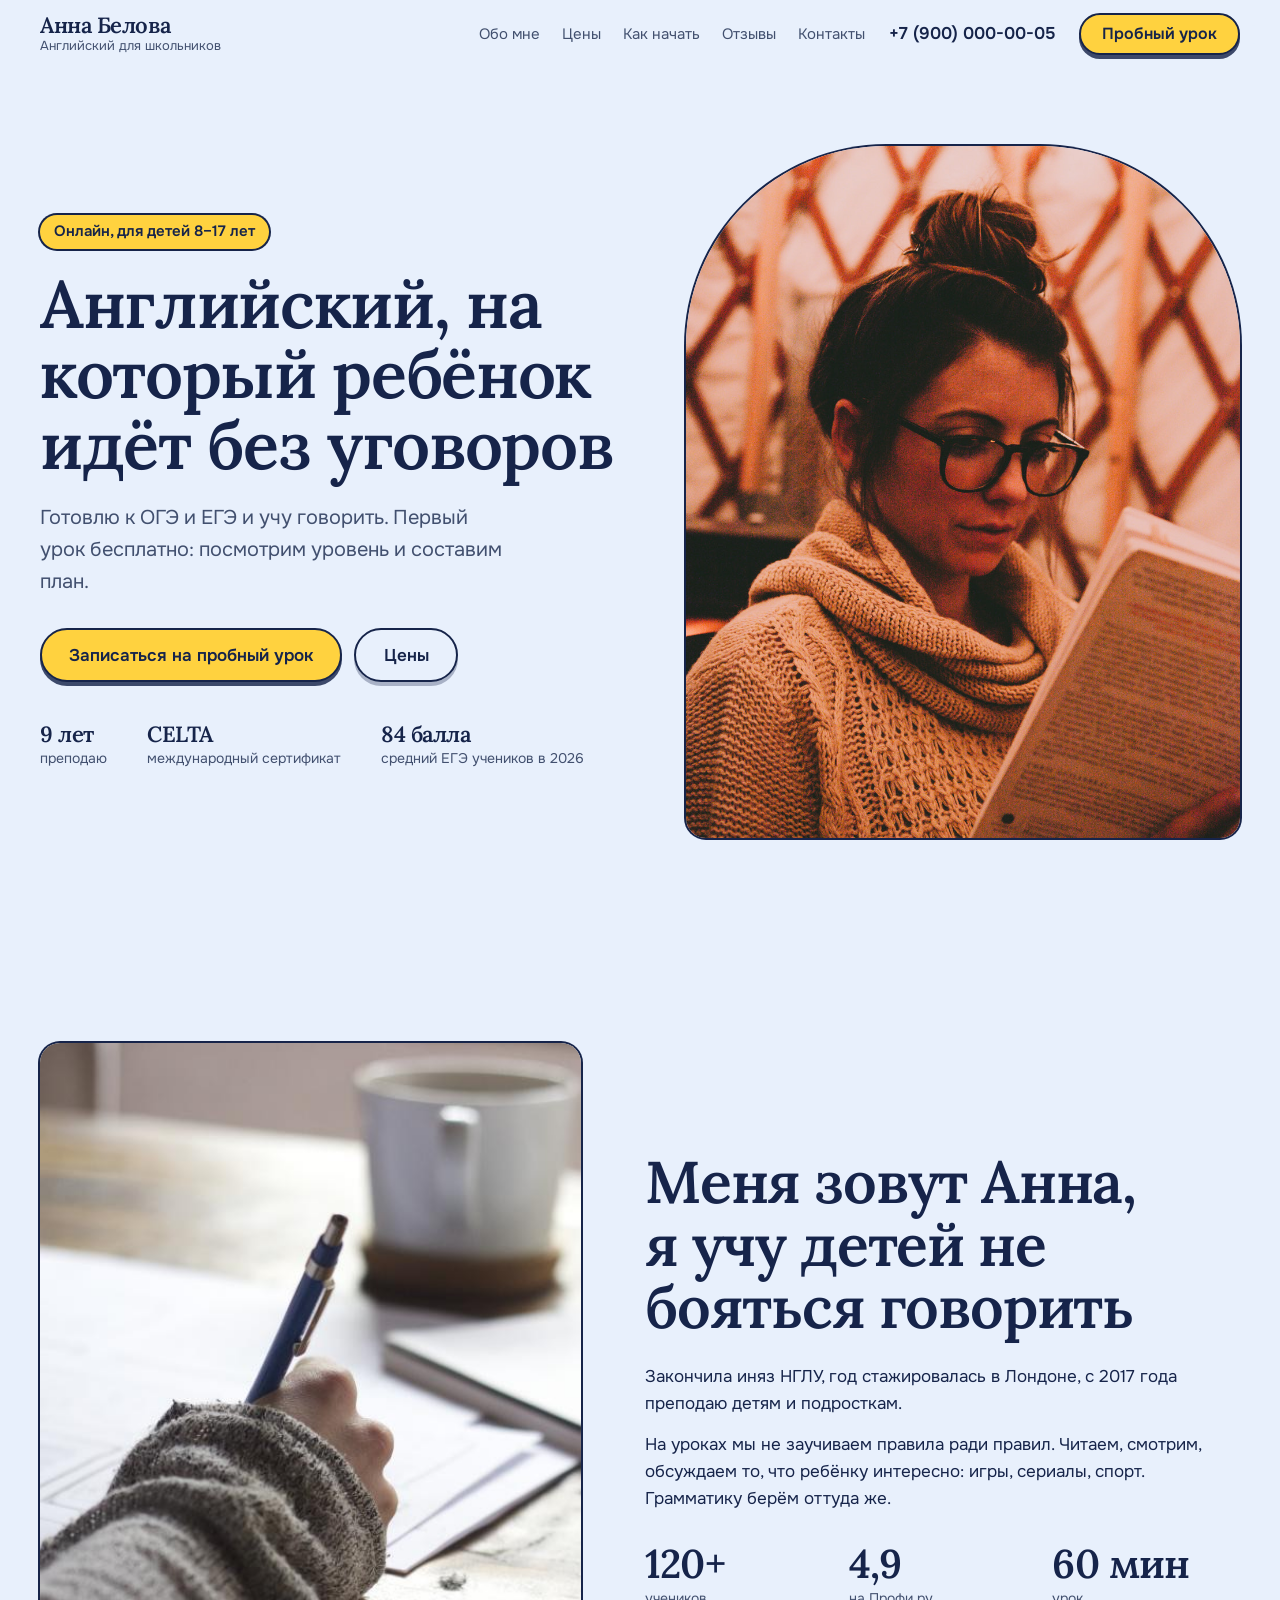
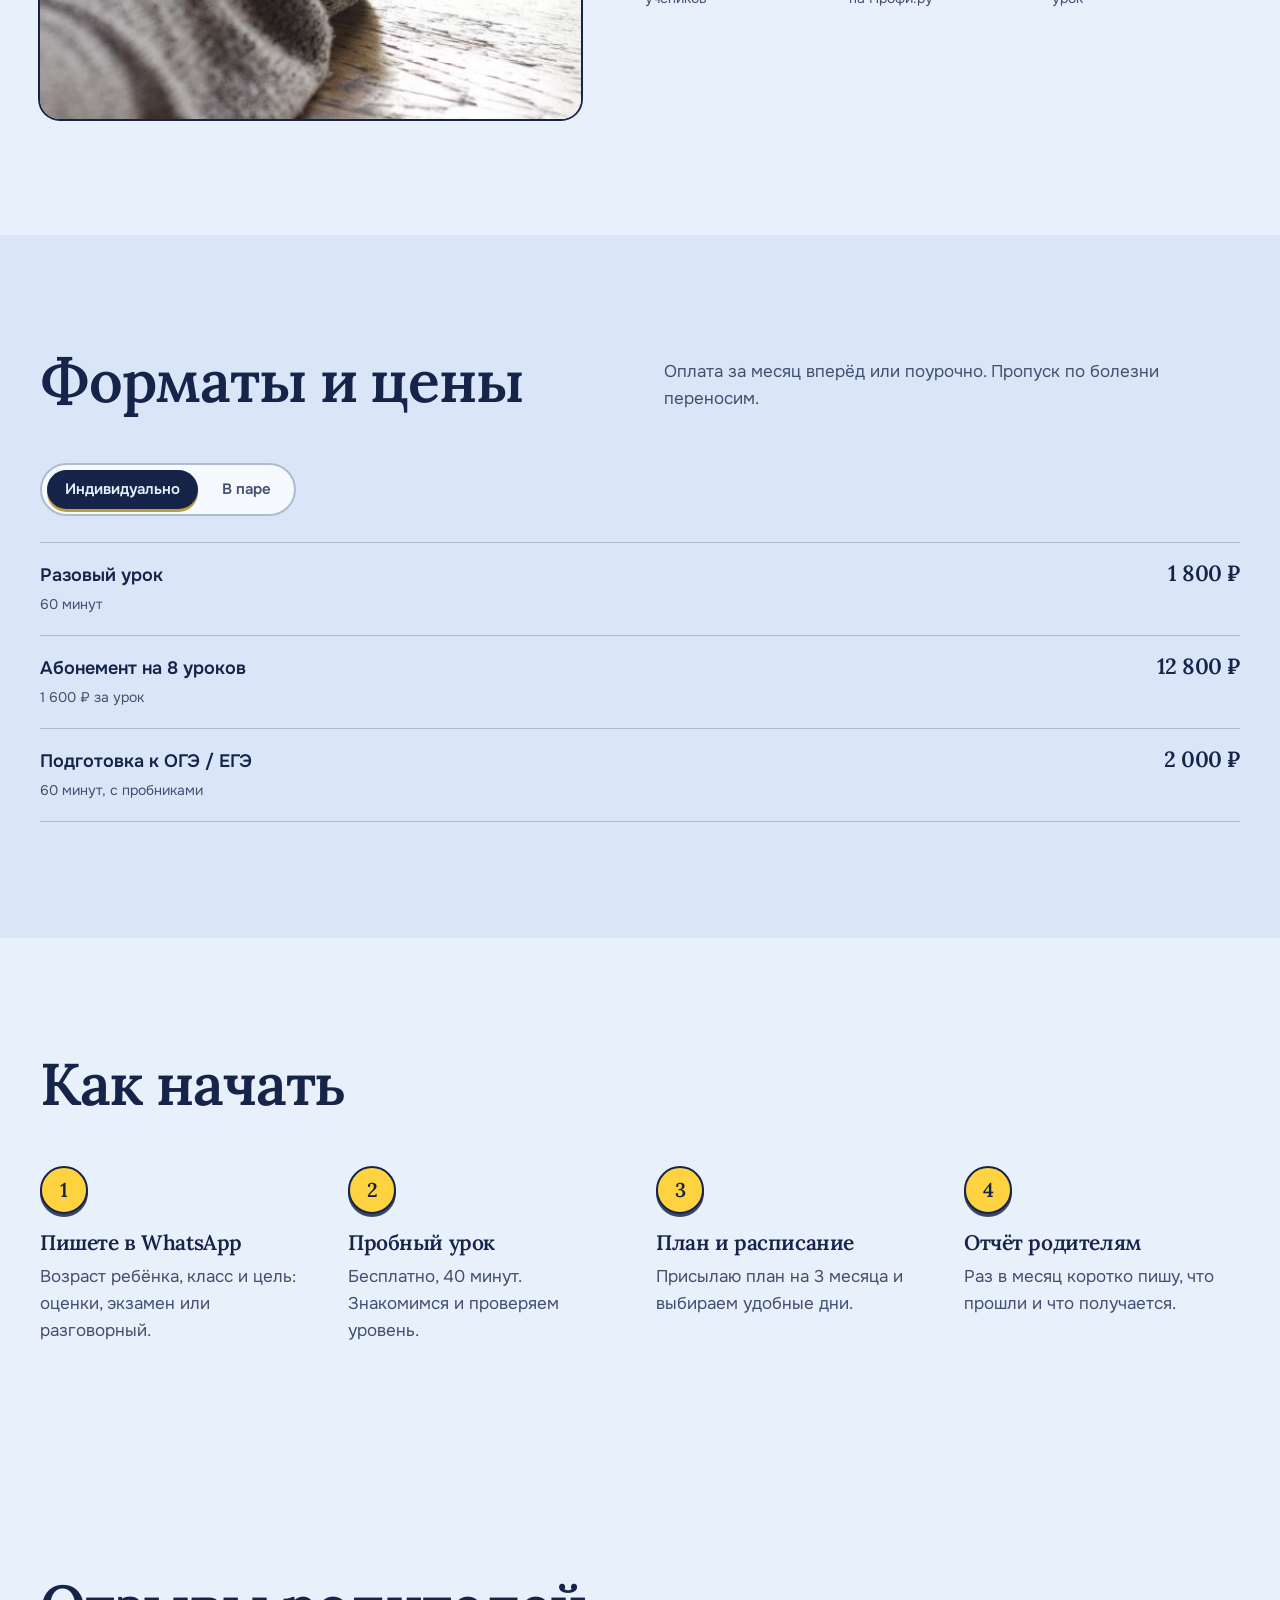
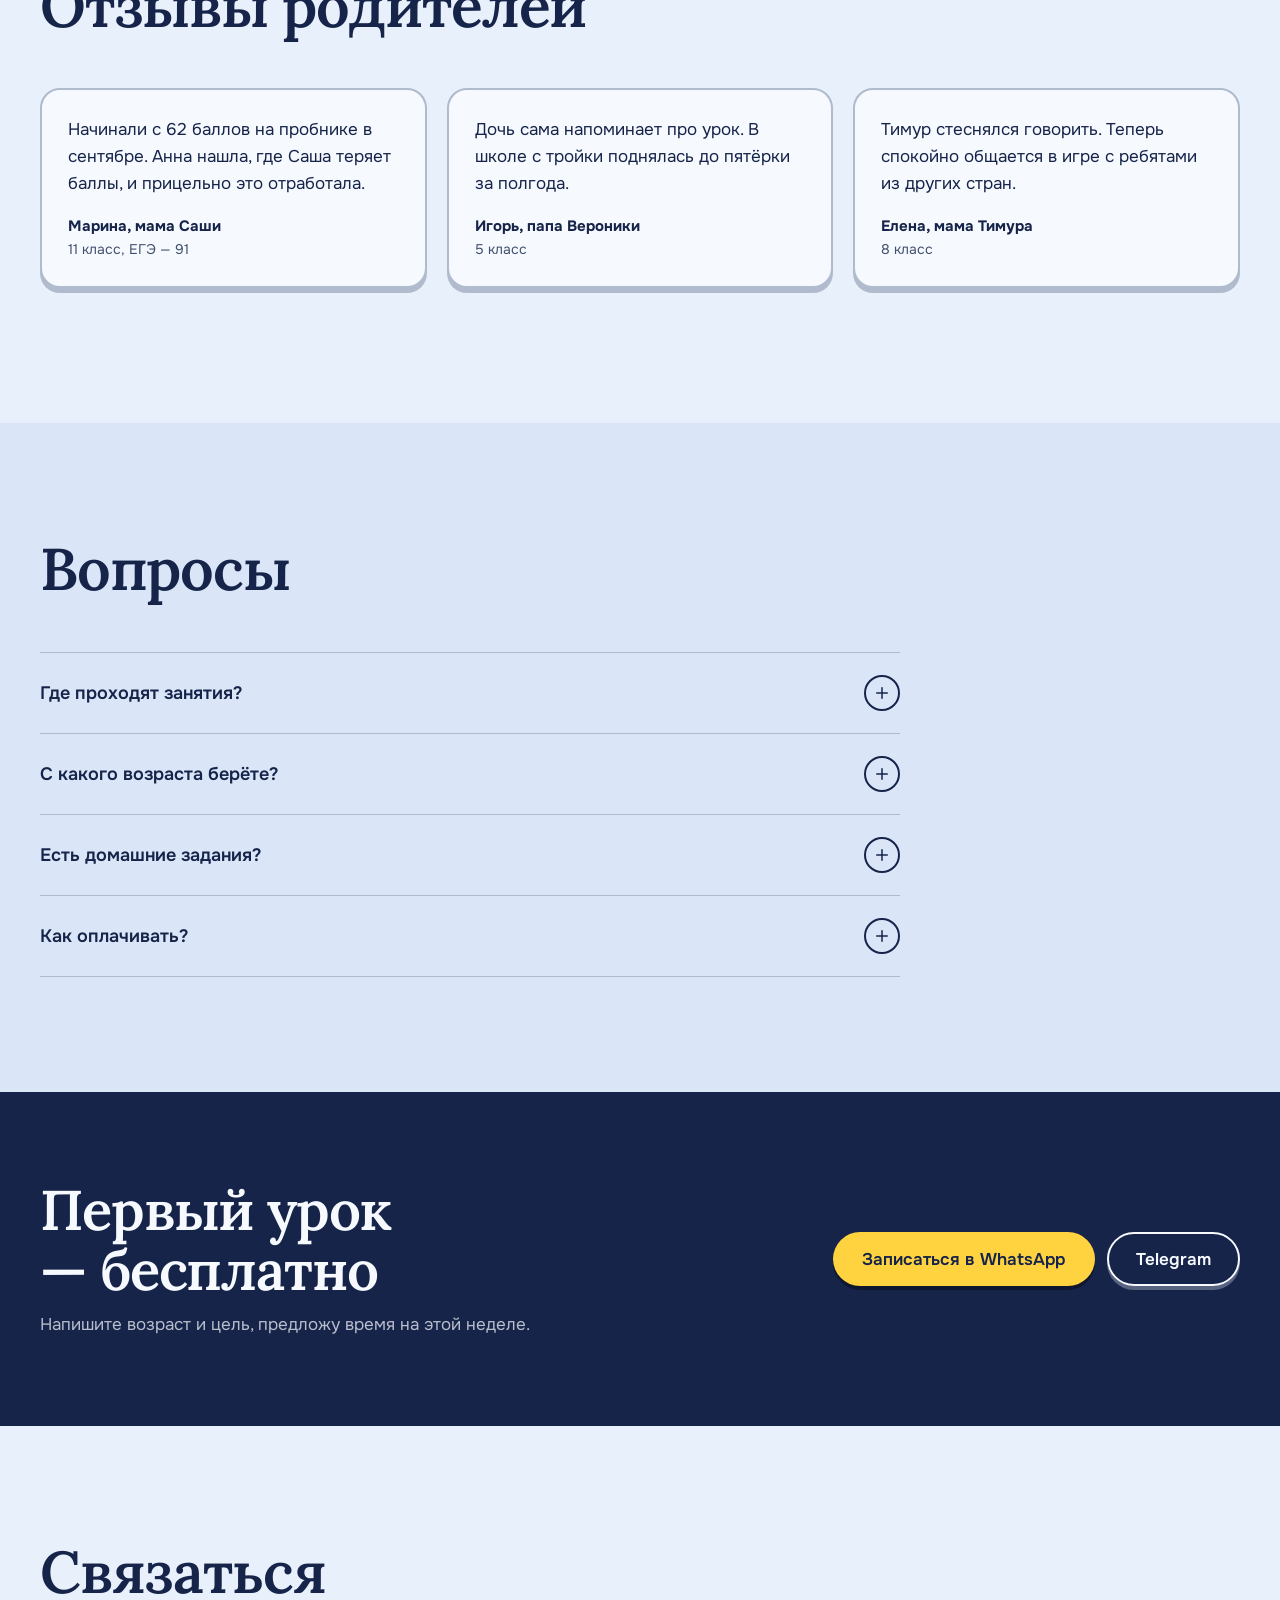
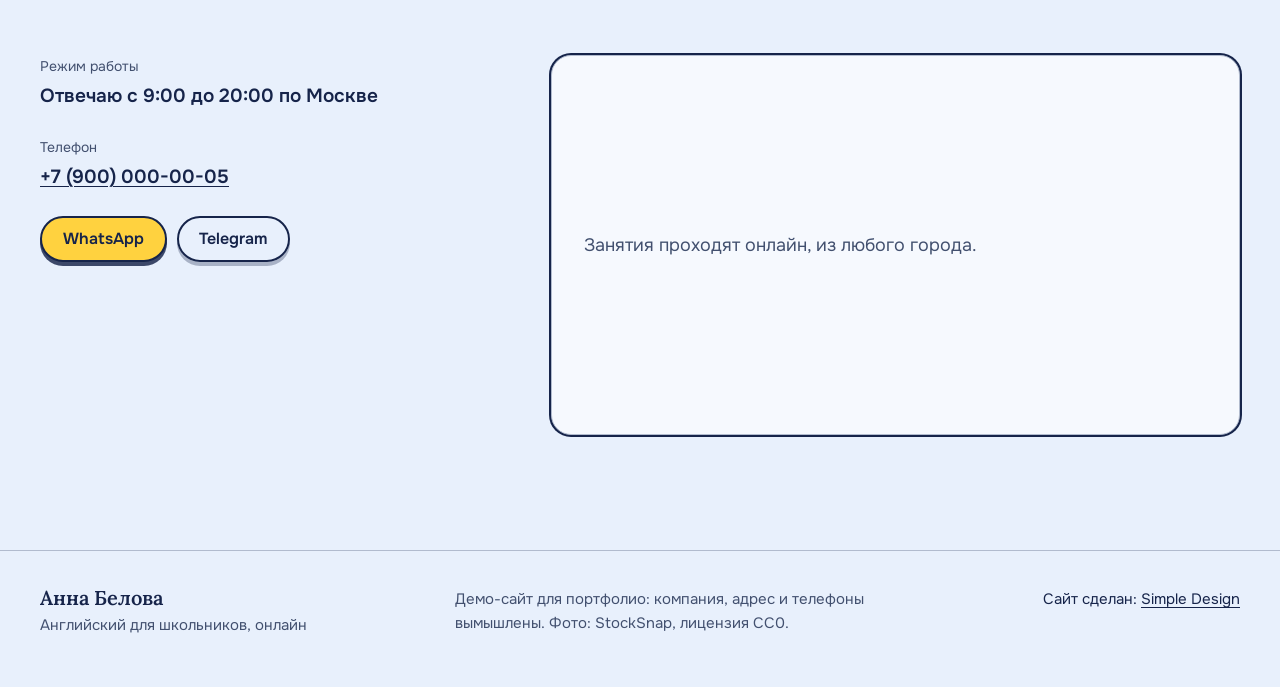
<file: tutor/index.html>
<!doctype html>
<html lang="ru">
<head>
<meta charset="utf-8">
<meta name="viewport" content="width=device-width, initial-scale=1">
<title>Анна Белова — английский для школьников онлайн, ОГЭ и ЕГЭ</title>
<meta name="description" content="Индивидуальные занятия английским для детей 8–17 лет. Подготовка к ОГЭ и ЕГЭ, разговорный английский. Первый урок бесплатно.">
<meta property="og:title" content="Анна Белова — английский для школьников онлайн, ОГЭ и ЕГЭ">
<meta property="og:description" content="Индивидуальные занятия английским для детей 8–17 лет. Подготовка к ОГЭ и ЕГЭ, разговорный английский. Первый урок бесплатно.">
<meta property="og:image" content="img/QQ8PXA4DPH.jpg">
<meta name="theme-color" content="#E8F0FC">
<link rel="icon" href="data:image/svg+xml,%3Csvg%20xmlns%3D'http%3A%2F%2Fwww.w3.org%2F2000%2Fsvg'%20viewBox%3D'0%200%2064%2064'%3E%3Crect%20width%3D'64'%20height%3D'64'%20rx%3D'14'%20fill%3D'%23FFD23F'%2F%3E%3Ctext%20x%3D'50%25'%20y%3D'54%25'%20text-anchor%3D'middle'%20dominant-baseline%3D'middle'%20font-family%3D'Arial'%20font-weight%3D'700'%20font-size%3D'34'%20fill%3D'%2316244A'%3E%D0%90%3C%2Ftext%3E%3C%2Fsvg%3E">
<link rel="preconnect" href="https://fonts.googleapis.com">
<link rel="preconnect" href="https://fonts.gstatic.com" crossorigin>
<link rel="stylesheet" href="https://fonts.googleapis.com/css2?family=Lora:wght@600;700&family=Onest:wght@400;500;600;700&display=swap">
<link rel="stylesheet" href="base.css">
<style>:root{--bg:#E8F0FC;--surface:#F6F9FE;--surface-2:#DAE6F8;--ink:#16244A;--muted-base:#4F5C7A;--accent:#FFD23F;--accent-ink:#16244A;--line:#C4D3EC;--band:#16244A;--band-ink:#F6F9FE;--font-d:"Lora", Georgia, serif;--font-b:"Onest", system-ui, sans-serif;--d-weight:600;--d-case:none;--d-track:-0.02em;--d-lh:1.06;--radius:20px;--btn-radius:999px;--hero-scrim:linear-gradient(180deg, rgb(0 0 0 / .15), rgb(0 0 0 / .65))}.site--tutor .hero__img img{border-radius:200px 200px var(--radius) var(--radius)} .site--tutor .about__facts b{color:var(--ink)} .site--tutor .feature{border-top-color:var(--accent);border-top-width:4px}</style>
</head>
<body class="site site--tutor">
<a class="skip" href="#main">К содержанию</a>
<header class="topbar" data-topbar>
  <div class="wrap topbar__inner">
    <a class="logo" href="#top"><span class="logo__name">Анна Белова</span><span class="logo__kind">Английский для школьников</span></a>
    <nav class="topbar__nav" aria-label="Разделы"><a href="#about">Обо мне</a><a href="#prices">Цены</a><a href="#how">Как начать</a><a href="#reviews">Отзывы</a><a href="#contacts">Контакты</a></nav>
    <a class="topbar__phone" href="tel:+79000000005">+7 (900) 000-00-05</a>
    <a class="btn btn--accent topbar__cta" href="https://wa.me/79000000005?text=%D0%97%D0%B4%D1%80%D0%B0%D0%B2%D1%81%D1%82%D0%B2%D1%83%D0%B9%D1%82%D0%B5%2C%20%D0%90%D0%BD%D0%BD%D0%B0!%20%D0%A5%D0%BE%D1%87%D1%83%20%D0%B7%D0%B0%D0%BF%D0%B8%D1%81%D0%B0%D1%82%D1%8C%D1%81%D1%8F%20%D0%BD%D0%B0%20%D0%BF%D1%80%D0%BE%D0%B1%D0%BD%D1%8B%D0%B9%20%D1%83%D1%80%D0%BE%D0%BA." target="_blank" rel="noopener">Пробный урок</a>
  </div>
</header>
<main id="main">
<section class="hero hero--split" id="top">
  <div class="wrap hero__grid"><div class="hero__text"><p class="hero__kicker" data-in>Онлайн, для детей 8–17 лет</p><h1 class="hero__title" data-in>Английский, на который ребёнок идёт без уговоров</h1><p class="hero__lead" data-in>Готовлю к ОГЭ и ЕГЭ и учу говорить. Первый урок бесплатно: посмотрим уровень и составим план.</p><div class="hero__cta" data-in><a class="btn btn--accent btn--lg" href="https://wa.me/79000000005?text=%D0%97%D0%B4%D1%80%D0%B0%D0%B2%D1%81%D1%82%D0%B2%D1%83%D0%B9%D1%82%D0%B5%2C%20%D0%90%D0%BD%D0%BD%D0%B0!%20%D0%A5%D0%BE%D1%87%D1%83%20%D0%B7%D0%B0%D0%BF%D0%B8%D1%81%D0%B0%D1%82%D1%8C%D1%81%D1%8F%20%D0%BD%D0%B0%20%D0%BF%D1%80%D0%BE%D0%B1%D0%BD%D1%8B%D0%B9%20%D1%83%D1%80%D0%BE%D0%BA." target="_blank" rel="noopener">Записаться на пробный урок</a><a class="btn btn--ghost btn--lg" href="#prices">Цены</a></div><ul class="hero__facts" data-in><li><b>9 лет</b><span>преподаю</span></li><li><b>CELTA</b><span>международный сертификат</span></li><li><b>84 балла</b><span>средний ЕГЭ учеников в 2026</span></li></ul></div><div class="hero__media"><div class="hero__img" data-in><img src="img/QQ8PXA4DPH.jpg" alt="Анна Белова, преподаватель английского" width="960" height="1440" fetchpriority="high" decoding="async"></div></div></div>
</section>
<section class="sec sec--about" id="about">
  <div class="wrap"><div class="about">
  <div class="about__img"><img src="img/8Y0EDX4VP9.jpg" alt="Тетрадь и ручка на занятии" width="960" height="640" loading="lazy" decoding="async"></div>
  <div class="about__text"><h2 class="sec__title">Меня зовут Анна, я учу детей не бояться говорить</h2><p>Закончила иняз НГЛУ, год стажировалась в Лондоне, с 2017 года преподаю детям и подросткам.</p><p>На уроках мы не заучиваем правила ради правил. Читаем, смотрим, обсуждаем то, что ребёнку интересно: игры, сериалы, спорт. Грамматику берём оттуда же.</p>
  <ul class="about__facts"><li><b>120+</b><span>учеников</span></li><li><b>4,9</b><span>на Профи.ру</span></li><li><b>60 мин</b><span>урок</span></li></ul></div>
</div></div>
</section>
<section class="sec sec--services sec--alt" id="prices">
  <div class="wrap"><header class="sec__head"><h2 class="sec__title">Форматы и цены</h2><p class="sec__intro">Оплата за месяц вперёд или поурочно. Пропуск по болезни переносим.</p></header><div class="tabs" data-tabs><div class="tabs__bar" role="tablist"><button role="tab" class="tabs__tab" aria-selected="true" aria-controls="prices-p0" id="prices-t0">Индивидуально</button><button role="tab" class="tabs__tab" aria-selected="false" aria-controls="prices-p1" id="prices-t1">В паре</button></div>
      <div role="tabpanel" class="tabs__panel" id="prices-p0" aria-labelledby="prices-t0"><ul class="price"><li class="price__row"><div><span class="price__name">Разовый урок</span><span class="price__note">60 минут</span></div><b class="price__val">1 800 ₽</b></li><li class="price__row"><div><span class="price__name">Абонемент на 8 уроков</span><span class="price__note">1 600 ₽ за урок</span></div><b class="price__val">12 800 ₽</b></li><li class="price__row"><div><span class="price__name">Подготовка к ОГЭ / ЕГЭ</span><span class="price__note">60 минут, с пробниками</span></div><b class="price__val">2 000 ₽</b></li></ul></div><div role="tabpanel" class="tabs__panel" id="prices-p1" aria-labelledby="prices-t1" hidden><ul class="price"><li class="price__row"><div><span class="price__name">Урок в паре</span><span class="price__note">с другом или братом/сестрой, за каждого</span></div><b class="price__val">1 200 ₽</b></li><li class="price__row"><div><span class="price__name">Абонемент на 8 уроков</span><span class="price__note">за каждого</span></div><b class="price__val">8 800 ₽</b></li></ul></div></div></div>
</section>
<section class="sec sec--steps" id="how">
  <div class="wrap"><header class="sec__head"><h2 class="sec__title">Как начать</h2></header><ol class="steps"><li class="step"><h3>Пишете в WhatsApp</h3><p>Возраст ребёнка, класс и цель: оценки, экзамен или разговорный.</p></li><li class="step"><h3>Пробный урок</h3><p>Бесплатно, 40 минут. Знакомимся и проверяем уровень.</p></li><li class="step"><h3>План и расписание</h3><p>Присылаю план на 3 месяца и выбираем удобные дни.</p></li><li class="step"><h3>Отчёт родителям</h3><p>Раз в месяц коротко пишу, что прошли и что получается.</p></li></ol></div>
</section>
<section class="sec sec--reviews" id="reviews">
  <div class="wrap"><header class="sec__head"><h2 class="sec__title">Отзывы родителей</h2></header><div class="reviews"><blockquote class="review"><p>Начинали с 62 баллов на пробнике в сентябре. Анна нашла, где Саша теряет баллы, и прицельно это отработала.</p><footer><b>Марина, мама Саши</b><span>11 класс, ЕГЭ — 91</span></footer></blockquote><blockquote class="review"><p>Дочь сама напоминает про урок. В школе с тройки поднялась до пятёрки за полгода.</p><footer><b>Игорь, папа Вероники</b><span>5 класс</span></footer></blockquote><blockquote class="review"><p>Тимур стеснялся говорить. Теперь спокойно общается в игре с ребятами из других стран.</p><footer><b>Елена, мама Тимура</b><span>8 класс</span></footer></blockquote></div></div>
</section>
<section class="sec sec--faq sec--alt" id="faq">
  <div class="wrap"><header class="sec__head"><h2 class="sec__title">Вопросы</h2></header><div class="faq"><details class="faq__item"><summary>Где проходят занятия?<span class="faq__icon" aria-hidden="true"><svg viewBox="0 0 24 24" width="18" height="18" aria-hidden="true"><path d="M12 5v14M5 12h14" fill="none" stroke="currentColor" stroke-width="2" stroke-linecap="round"/></svg></span></summary><div class="faq__a"><p>В Zoom или Яндекс Телемосте. Нужны компьютер или планшет и наушники с микрофоном.</p></div></details><details class="faq__item"><summary>С какого возраста берёте?<span class="faq__icon" aria-hidden="true"><svg viewBox="0 0 24 24" width="18" height="18" aria-hidden="true"><path d="M12 5v14M5 12h14" fill="none" stroke="currentColor" stroke-width="2" stroke-linecap="round"/></svg></span></summary><div class="faq__a"><p>С 8 лет, когда ребёнок уже уверенно читает по-русски.</p></div></details><details class="faq__item"><summary>Есть домашние задания?<span class="faq__icon" aria-hidden="true"><svg viewBox="0 0 24 24" width="18" height="18" aria-hidden="true"><path d="M12 5v14M5 12h14" fill="none" stroke="currentColor" stroke-width="2" stroke-linecap="round"/></svg></span></summary><div class="faq__a"><p>Да, на 15–20 минут. Проверяю их в онлайн-тетради до следующего урока.</p></div></details><details class="faq__item"><summary>Как оплачивать?<span class="faq__icon" aria-hidden="true"><svg viewBox="0 0 24 24" width="18" height="18" aria-hidden="true"><path d="M12 5v14M5 12h14" fill="none" stroke="currentColor" stroke-width="2" stroke-linecap="round"/></svg></span></summary><div class="faq__a"><p>Переводом по номеру телефона или по ссылке. Я работаю как самозанятая и после каждой оплаты присылаю чек.</p></div></details></div></div>
</section>
<section class="cta-band" id="trial"><div class="wrap cta-band__inner"><div><h2 class="cta-band__title">Первый урок — бесплатно</h2><p>Напишите возраст и цель, предложу время на этой неделе.</p></div><div class="cta-band__btns"><a class="btn btn--accent btn--lg" href="https://wa.me/79000000005?text=%D0%97%D0%B4%D1%80%D0%B0%D0%B2%D1%81%D1%82%D0%B2%D1%83%D0%B9%D1%82%D0%B5%2C%20%D0%90%D0%BD%D0%BD%D0%B0!%20%D0%A5%D0%BE%D1%87%D1%83%20%D0%B7%D0%B0%D0%BF%D0%B8%D1%81%D0%B0%D1%82%D1%8C%D1%81%D1%8F%20%D0%BD%D0%B0%20%D0%BF%D1%80%D0%BE%D0%B1%D0%BD%D1%8B%D0%B9%20%D1%83%D1%80%D0%BE%D0%BA." target="_blank" rel="noopener">Записаться в WhatsApp</a><a class="btn btn--ghost btn--lg" href="https://t.me/anna_english_demo" target="_blank" rel="noopener">Telegram</a></div></div></section>
<section class="sec sec--contacts" id="contacts">
  <div class="wrap"><header class="sec__head"><h2 class="sec__title">Связаться</h2></header><div class="contacts">
  <div class="contacts__info">
    
    <div><span class="contacts__k">Режим работы</span><p>Отвечаю с 9:00 до 20:00 по Москве</p></div>
    <div><span class="contacts__k">Телефон</span><p><a class="link" href="tel:+79000000005">+7 (900) 000-00-05</a></p></div>
    <div class="contacts__btns"><a class="btn btn--accent" href="https://wa.me/79000000005?text=%D0%97%D0%B4%D1%80%D0%B0%D0%B2%D1%81%D1%82%D0%B2%D1%83%D0%B9%D1%82%D0%B5%2C%20%D0%90%D0%BD%D0%BD%D0%B0!%20%D0%A5%D0%BE%D1%87%D1%83%20%D0%B7%D0%B0%D0%BF%D0%B8%D1%81%D0%B0%D1%82%D1%8C%D1%81%D1%8F%20%D0%BD%D0%B0%20%D0%BF%D1%80%D0%BE%D0%B1%D0%BD%D1%8B%D0%B9%20%D1%83%D1%80%D0%BE%D0%BA." target="_blank" rel="noopener">WhatsApp</a><a class="btn btn--ghost" href="https://t.me/anna_english_demo" target="_blank" rel="noopener">Telegram</a></div>
  </div>
  <div class="contacts__map contacts__map--none"><p>Занятия проходят онлайн, из любого города.</p></div>
</div></div>
</section>
</main>
<footer class="footer">
  <div class="wrap footer__inner">
    <div><p class="footer__name">Анна Белова</p><p class="muted">Английский для школьников, онлайн</p></div>
    <p class="footer__demo">Демо-сайт для портфолио: компания, адрес и телефоны вымышлены. Фото: StockSnap, лицензия CC0.</p>
    <p class="footer__made">Сайт сделан: <a class="link" href="https://t.me/imya_Vadim_zanyato" target="_blank" rel="noopener">Simple Design</a></p>
  </div>
</footer>
<nav class="dock" aria-label="Быстрая связь">
  <a class="dock__btn" href="tel:+79000000005"><svg viewBox="0 0 24 24" width="20" height="20" aria-hidden="true"><path d="M5 4h4l2 5-2.5 1.5a11 11 0 005 5L15 13l5 2v4a2 2 0 01-2 2A16 16 0 013 6a2 2 0 012-2" fill="none" stroke="currentColor" stroke-width="2" stroke-linejoin="round"/></svg><span>Позвонить</span></a>
  <a class="dock__btn dock__btn--accent" href="https://wa.me/79000000005?text=%D0%97%D0%B4%D1%80%D0%B0%D0%B2%D1%81%D1%82%D0%B2%D1%83%D0%B9%D1%82%D0%B5%2C%20%D0%90%D0%BD%D0%BD%D0%B0!%20%D0%A5%D0%BE%D1%87%D1%83%20%D0%B7%D0%B0%D0%BF%D0%B8%D1%81%D0%B0%D1%82%D1%8C%D1%81%D1%8F%20%D0%BD%D0%B0%20%D0%BF%D1%80%D0%BE%D0%B1%D0%BD%D1%8B%D0%B9%20%D1%83%D1%80%D0%BE%D0%BA." target="_blank" rel="noopener"><svg viewBox="0 0 24 24" width="20" height="20" aria-hidden="true"><path d="M4 5h16v11H9l-5 4z" fill="none" stroke="currentColor" stroke-width="2" stroke-linejoin="round"/></svg><span>Пробный урок</span></a>
</nav>
<script src="app.js" defer></script>
</body>
</html>
</file>
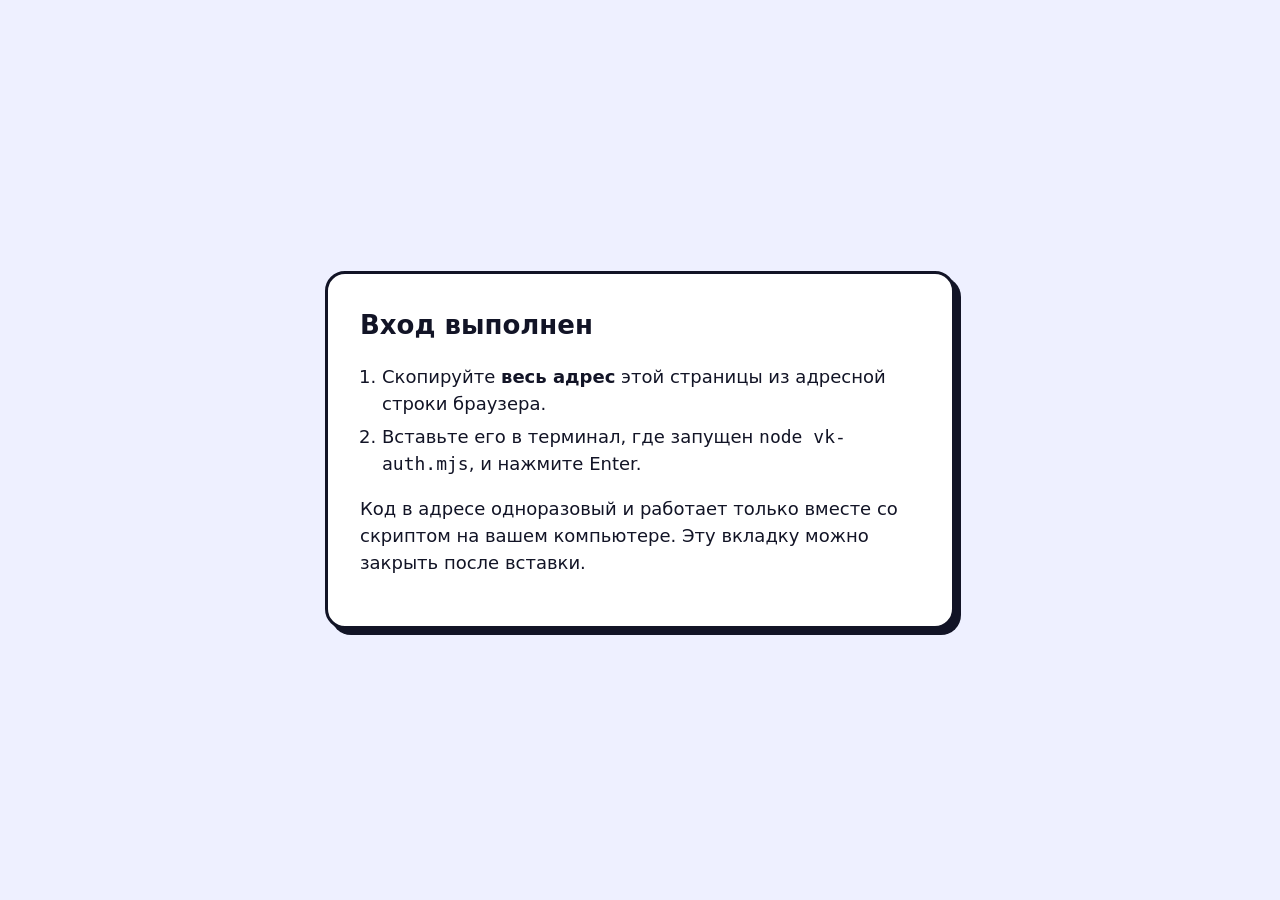
<file: vk/index.html>
<!doctype html>
<html lang="ru">
<head>
<meta charset="utf-8">
<meta name="viewport" content="width=device-width, initial-scale=1">
<meta name="robots" content="noindex">
<meta name="referrer" content="no-referrer">
<title>Вход VK — скопируйте адрес</title>
<style>
  body { margin: 0; min-height: 100vh; display: grid; place-items: center; background: #EEF0FF; color: #121426; font: 18px/1.5 -apple-system, system-ui, sans-serif; }
  main { max-width: 560px; margin: 24px; padding: 32px; background: #fff; border: 3px solid #121426; border-radius: 20px; box-shadow: 6px 6px 0 #121426; }
  h1 { margin: 0 0 12px; font-size: 26px; }
  ol { padding-left: 22px; } li { margin: 6px 0; }
</style>
</head>
<body>
<main>
  <h1>Вход выполнен</h1>
  <ol>
    <li>Скопируйте <b>весь адрес</b> этой страницы из адресной строки браузера.</li>
    <li>Вставьте его в терминал, где запущен <code>node vk-auth.mjs</code>, и нажмите Enter.</li>
  </ol>
  <p>Код в адресе одноразовый и работает только вместе со скриптом на вашем компьютере. Эту вкладку можно закрыть после вставки.</p>
</main>
</body>
</html>
</file>
<file: hub.css>
:root {
  --bg: #EEF0FF; --ink: #121426; --muted: #4A4F6A; --white: #fff;
  --yellow: #FFD23F; --mint: #5BE3A9; --coral: #FF7A5C; --pink: #FFA6D9; --blue: #6F8BFF; --lilac: #C9B8FF;
  --bw: 2.5px; --sh: 5px; --r: 20px; --ease: cubic-bezier(.3, 1.4, .5, 1);
}
*, *::before, *::after { box-sizing: border-box; }
html { scroll-behavior: smooth; overflow-x: clip; }
body { margin: 0; background: var(--bg); color: var(--ink); font: 400 17px/1.55 "Onest", system-ui, sans-serif; -webkit-font-smoothing: antialiased; overflow-x: clip; }
.wrap { width: min(1180px, 100% - 32px); margin-inline: auto; }
h1, h2, h3 { font-family: "Unbounded", "Onest", sans-serif; font-weight: 800; letter-spacing: -0.03em; line-height: 1.02; margin: 0; text-wrap: balance; }
h2 { font-size: clamp(30px, 4.4vw, 54px); margin-top: clamp(72px, 10vw, 120px); }
.sub { color: var(--muted); max-width: 56ch; margin: 16px 0 32px; font-size: 18px; }
:focus-visible { outline: 3px solid var(--blue); outline-offset: 3px; border-radius: 6px; }

/* ---------- «нажимаемость»: толстая обводка, тень-подложка, пружинистое нажатие ---------- */
.press { --x: 0px; --y: 0px; --s: var(--sh); --rx: 0deg; --ry: 0deg;
  border: var(--bw) solid var(--ink); box-shadow: var(--s) var(--s) 0 var(--ink);
  transform: perspective(900px) translate(var(--x), var(--y)) rotateX(var(--rx)) rotateY(var(--ry));
  transition: transform .25s var(--ease), box-shadow .25s var(--ease); -webkit-tap-highlight-color: transparent; }
@media (hover: hover) { .press:hover { --x: -2px; --y: -2px; --s: calc(var(--sh) + 3px); } }
.press:active { --x: calc(var(--sh) - 1px); --y: calc(var(--sh) - 1px); --s: 1px; transition-duration: .07s; }

.btn { display: inline-flex; align-items: center; justify-content: center; min-height: 48px; padding: 0 22px; border-radius: 999px; text-decoration: none; font-weight: 700; color: var(--ink); background: var(--white); --sh: 3px; }
.btn--big { min-height: 60px; padding: 0 30px; font-size: 18px; --sh: 5px; }
.btn--ink { background: var(--ink); color: #fff; box-shadow: var(--s) var(--s) 0 var(--yellow); }
.btn--yellow { background: var(--yellow); }
.btn--white { background: var(--white); }

/* ---------- шапка ---------- */
.top { display: flex; justify-content: space-between; align-items: center; height: 80px; }
.brand { display: flex; align-items: center; gap: 10px; font-weight: 700; font-size: clamp(15px, 4vw, 18px); margin: 0; }
.brand__mark { width: 30px; height: 30px; border-radius: 9px; background: var(--yellow); border: var(--bw) solid var(--ink); box-shadow: 2px 2px 0 var(--ink); position: relative; }
.brand__mark::after { content: ""; position: absolute; inset: 6px 5px; border: 2.5px solid var(--ink); border-radius: 3px; }

/* ---------- первый экран ---------- */
.hero { position: relative; padding: clamp(32px, 6vw, 72px) 0 40px; }
.hero h1 { font-size: clamp(29px, 6.6vw, 88px); max-width: 12ch; }
.hero__lead { font-size: clamp(18px, 2vw, 22px); color: var(--muted); max-width: 40ch; margin: 28px 0 34px; }
.hero__cta { display: flex; flex-wrap: wrap; gap: 14px; }
.stickers { position: absolute; inset: 0; pointer-events: none; }
.sticker { position: absolute; pointer-events: auto; cursor: grab; touch-action: none; user-select: none;
  font: 800 clamp(15px, 1.6vw, 20px)/1 "Unbounded", sans-serif; letter-spacing: -0.02em; padding: 14px 20px; border-radius: 999px;
  border: var(--bw) solid var(--ink); box-shadow: 4px 4px 0 var(--ink); transform: translate(var(--dx, 0), var(--dy, 0)) rotate(var(--r)) scale(var(--k, 1));
  transition: transform .3s var(--ease), box-shadow .2s; animation: pop .7s var(--ease) both; white-space: nowrap; }
.sticker:hover { --k: 1.06; }
.sticker.is-drag { cursor: grabbing; --k: 1.12; box-shadow: 9px 9px 0 var(--ink); transition: box-shadow .2s, transform 0s; z-index: 5; }
.sticker--yellow { background: var(--yellow); top: 8%; right: 3%; animation-delay: .2s; }
.sticker--mint { background: var(--mint); top: 28%; right: 9%; animation-delay: .32s; }
.sticker--pink { background: var(--pink); top: 48%; right: 1%; animation-delay: .44s; }
.sticker--blue { background: var(--blue); color: #fff; top: 68%; right: 8%; animation-delay: .56s; }
@keyframes pop { from { opacity: 0; transform: translate(0, 20px) rotate(0) scale(.6); } }
.hero__hint { position: absolute; right: 4%; bottom: 0; margin: 0; font-size: 14px; color: var(--muted); }
@media (max-width: 900px) {
  .stickers { position: static; display: flex; flex-wrap: wrap; gap: 12px 10px; margin-top: 36px; }
  .sticker { position: relative; inset: auto; }
  .hero__hint { position: static; margin-top: 14px; }
}

/* ---------- бегущая строка ---------- */
.ticker { margin-top: 56px; background: var(--ink); color: #fff; border-block: var(--bw) solid var(--ink); overflow: hidden; transform: rotate(-1.5deg); width: 104%; margin-left: -2%; }
.ticker__row { display: flex; gap: 14px; padding: 16px 0; width: max-content; animation: run 38s linear infinite; }
.ticker span { font: 600 18px/1 "Unbounded", sans-serif; padding: 10px 18px; border-radius: 999px; background: var(--c, var(--yellow)); color: var(--ink); }
.ticker span:nth-child(5n+2) { --c: var(--mint); } .ticker span:nth-child(5n+3) { --c: var(--pink); } .ticker span:nth-child(5n+4) { --c: var(--lilac); } .ticker span:nth-child(5n) { --c: var(--coral); }
@keyframes run { to { transform: translateX(-50%); } }

/* ---------- будет / не будет ---------- */
.simple__grid { display: grid; grid-template-columns: 1fr 1fr; gap: 22px; }
.box { border-radius: var(--r); padding: clamp(24px, 3vw, 36px); }
.box h3 { font-size: clamp(22px, 2.4vw, 30px); margin-bottom: 18px; }
.box--mint { background: var(--mint); } .box--coral { background: var(--coral); }
.list { list-style: none; padding: 0; margin: 0; display: grid; gap: 12px; }
.list li { display: flex; gap: 12px; align-items: flex-start; font-size: 18px; font-weight: 500; }
.list li::before { flex: none; display: grid; place-items: center; width: 28px; height: 28px; border-radius: 50%; background: var(--white); border: 2px solid var(--ink); font-weight: 800; font-size: 15px; line-height: 1; margin-top: -1px; }
.list--yes li::before { content: "✓"; } .list--no li::before { content: "✕"; }
@media (max-width: 760px) { .simple__grid { grid-template-columns: 1fr; } }

/* ---------- примеры ---------- */
.demos { display: grid; grid-template-columns: repeat(auto-fill, minmax(320px, 1fr)); gap: 24px; }
.demo { display: flex; flex-direction: column; border-radius: var(--r); overflow: hidden; text-decoration: none; color: var(--ci); background: var(--c); }
.demo__img { position: relative; overflow: hidden; border-bottom: var(--bw) solid var(--ink); }
.demo__img img { display: block; width: 100%; height: auto; aspect-ratio: 16 / 10; object-fit: cover; transition: transform .6s cubic-bezier(.2, .8, .2, 1); }
@media (hover: hover) { .demo:hover .demo__img img { transform: scale(1.06); } }
.demo__kind { position: absolute; left: 14px; top: 14px; background: var(--white); color: var(--ink); font-weight: 700; font-size: 14px; padding: 6px 12px; border-radius: 999px; border: 2px solid var(--ink); }
.demo__body { padding: 20px 22px 22px; display: flex; flex-direction: column; flex: 1; }
.demo__name { margin: 0 0 6px; font: 800 26px/1.05 "Unbounded", sans-serif; letter-spacing: -0.03em; }
.demo__what { margin: 0 0 18px; font-size: 15px; opacity: .85; flex: 1; }
.demo__open { align-self: flex-start; font-weight: 700; font-size: 15px; padding: 9px 16px; border-radius: 999px; background: var(--white); color: var(--ink); border: 2px solid var(--ink); transition: transform .2s var(--ease); }
@media (hover: hover) { .demo:hover .demo__open { transform: translateX(4px); } }

/* ---------- цены ---------- */
.plans { list-style: none; padding: 0; margin: 0; display: grid; grid-template-columns: repeat(auto-fit, minmax(260px, 1fr)); gap: 22px; }
.plan { border-radius: var(--r); padding: 28px; display: flex; flex-direction: column; background: var(--white); }
.plan:nth-child(1) { background: var(--yellow); } .plan:nth-child(2) { background: var(--lilac); } .plan:nth-child(3) { background: var(--pink); }
.plan__name { margin: 0; font-weight: 700; }
.plan__price { margin: 8px 0 16px; font: 800 clamp(28px, 3vw, 36px)/1 "Unbounded", sans-serif; letter-spacing: -0.04em; }
.plan__what { margin: 0 0 18px; flex: 1; }
.plan__time { margin: 0; align-self: flex-start; font-weight: 700; font-size: 15px; background: var(--white); border: 2px solid var(--ink); border-radius: 999px; padding: 6px 14px; }
.small { color: var(--muted); font-size: 15px; max-width: 72ch; margin-top: 24px; }

/* ---------- шаги ---------- */
.how ol { list-style: none; counter-reset: s; padding: 0; margin: 32px 0 0; display: grid; grid-template-columns: repeat(auto-fit, minmax(230px, 1fr)); gap: 22px; }
.how li { counter-increment: s; display: flex; flex-direction: column; gap: 6px; background: var(--white); border-radius: var(--r); padding: 24px; }
.how li::before { content: counter(s); width: 46px; height: 46px; border-radius: 50%; display: grid; place-items: center; background: var(--c, var(--yellow)); border: 2px solid var(--ink); font: 800 20px/1 "Unbounded", sans-serif; margin-bottom: 10px; }
.how li:nth-child(2) { --c: var(--mint); } .how li:nth-child(3) { --c: var(--pink); } .how li:nth-child(4) { --c: var(--blue); }
.how b { font-size: 19px; } .how span { color: var(--muted); }

/* ---------- финал ---------- */
.final { margin-top: clamp(72px, 10vw, 120px); background: var(--yellow); border-radius: 28px; padding: clamp(32px, 6vw, 72px); text-align: center; --sh: 8px; }
.final h2 { margin: 0 auto; max-width: 16ch; }
.final p { font-size: 19px; max-width: 44ch; margin: 18px auto 30px; }
@media (hover: hover) { .final:hover { --x: 0px; --y: 0px; --s: var(--sh); } }
.final:active { --x: 0px; --y: 0px; --s: var(--sh); }
.foot { padding: 56px 0 40px; color: var(--muted); font-size: 14px; }

@media (prefers-reduced-motion: reduce) {
  *, *::before, *::after { animation: none !important; transition-duration: .01ms !important; scroll-behavior: auto !important; }
}
</file>
<file: auto/base.css>
/* Базовый шаблон. Цвета, шрифты и скругления приходят из site.json через CSS-переменные. */
:root { interpolate-size: allow-keywords; --gutter: clamp(16px, 4vw, 40px); --ease: cubic-bezier(.2, .8, .2, 1); --top-h: 68px; }
*, *::before, *::after { box-sizing: border-box; }
html { scroll-behavior: smooth; scroll-padding-top: calc(var(--top-h) + 12px); -webkit-text-size-adjust: 100%; }
body { margin: 0; background: var(--bg); color: var(--ink); font: 400 17px/1.6 var(--font-b); -webkit-font-smoothing: antialiased; text-rendering: optimizeLegibility; }
img { display: block; max-width: 100%; height: auto; }
a { color: inherit; }
h1, h2, h3 { margin: 0; font-family: var(--font-d); font-weight: var(--d-weight); text-transform: var(--d-case); letter-spacing: var(--d-track); line-height: var(--d-lh); text-wrap: balance; }
p { margin: 0 0 .8em; } p:last-child { margin-bottom: 0; }
.wrap { width: min(1200px, 100% - 2 * var(--gutter)); margin-inline: auto; }
.muted { color: var(--muted); }
.link { text-decoration-thickness: 1px; text-underline-offset: 3px; }
.link:hover { color: var(--accent); }
:focus-visible { outline: 3px solid var(--accent); outline-offset: 3px; border-radius: 4px; }
.skip { position: absolute; left: -999px; top: 8px; z-index: 100; background: var(--ink); color: var(--bg); padding: 8px 14px; }
.skip:focus { left: 8px; }

/* ---------- кнопки: «тактильность» — нажатие, тень, реакция на палец ---------- */
.btn { --b: var(--ink); display: inline-flex; align-items: center; justify-content: center; gap: .5em; min-height: 46px; padding: 0 1.3em; border-radius: var(--btn-radius);
  font: 600 16px/1 var(--font-b); text-decoration: none; border: 1.5px solid var(--b); color: var(--ink); background: transparent; cursor: pointer; user-select: none;
  transition: transform .18s var(--ease), box-shadow .18s var(--ease), background-color .18s, color .18s; -webkit-tap-highlight-color: transparent; }
.btn--accent { --b: var(--accent); background: var(--accent); color: var(--accent-ink); box-shadow: 0 1px 0 rgb(0 0 0 / .08), 0 6px 18px -8px var(--accent); }
.btn--ghost { --b: currentColor; }
.btn--lg { min-height: 54px; padding: 0 1.6em; font-size: 17px; }
.btn--block { width: 100%; }
@media (hover: hover) { .btn:hover { transform: translateY(-2px); box-shadow: 0 10px 24px -12px var(--accent); } .btn--ghost:hover { background: color-mix(in srgb, currentColor 8%, transparent); box-shadow: none; } }
.btn:active { transform: translateY(0) scale(.97); transition-duration: .06s; }
.icon-btn { display: inline-grid; place-items: center; width: 44px; height: 44px; border-radius: 50%; border: 1.5px solid var(--line); background: var(--surface); color: var(--ink); cursor: pointer;
  transition: transform .15s var(--ease), border-color .15s, background-color .15s; -webkit-tap-highlight-color: transparent; }
@media (hover: hover) { .icon-btn:hover { border-color: var(--ink); } }
.icon-btn:active { transform: scale(.9); }
.icon-btn:disabled { opacity: .35; cursor: default; transform: none; }

/* ---------- шапка ---------- */
.topbar { position: sticky; top: 0; z-index: 50; background: color-mix(in srgb, var(--bg) 86%, transparent); backdrop-filter: saturate(1.4) blur(14px); -webkit-backdrop-filter: saturate(1.4) blur(14px); border-bottom: 1px solid transparent; transition: border-color .2s, background-color .2s; }
.topbar.is-scrolled { border-bottom-color: var(--line); }
.topbar__inner { display: flex; align-items: center; gap: 24px; height: var(--top-h); }
.logo { display: flex; flex-direction: column; text-decoration: none; line-height: 1.1; margin-right: auto; }
.logo__name { font: var(--d-weight) 22px/1 var(--font-d); text-transform: var(--d-case); letter-spacing: var(--d-track); }
.logo__kind { font-size: 13px; color: var(--muted); margin-top: 3px; }
.topbar__nav { display: flex; gap: 22px; }
.topbar__nav a { text-decoration: none; font-size: 15px; color: var(--muted); transition: color .15s; }
.topbar__nav a:hover { color: var(--ink); }
.topbar__phone { text-decoration: none; font-weight: 600; white-space: nowrap; }
.topbar__cta { min-height: 42px; }
@media (max-width: 1020px) { .topbar__nav { display: none; } }
@media (max-width: 760px) { .topbar__phone, .topbar__cta { display: none; } :root { --top-h: 58px; } }

/* ---------- первый экран ---------- */
.hero { position: relative; }
.hero__kicker { display: inline-block; font-size: 15px; font-weight: 600; line-height: 1.3; color: var(--accent-ink); background: var(--accent); padding: 7px 14px; border-radius: var(--btn-radius); margin-bottom: 20px; }
.hero__title { font-size: clamp(40px, 7vw, 92px); }
.hero__lead { font-size: clamp(17px, 1.6vw, 20px); max-width: 36ch; margin: 22px 0 30px; color: var(--muted); }
.hero__cta { display: flex; flex-wrap: wrap; gap: 12px; }
.hero__facts { list-style: none; padding: 0; margin: 40px 0 0; display: flex; flex-wrap: wrap; gap: 14px 40px; }
.hero__facts li { display: flex; flex-direction: column; }
.hero__facts b { font: var(--d-weight) 22px/1.1 var(--font-d); letter-spacing: var(--d-track); }
.hero__facts span { font-size: 14px; color: var(--muted); }

.hero--photo { min-height: min(92svh, 860px); display: flex; align-items: flex-end; color: #fff; isolation: isolate; }
.hero--photo .hero__bg { position: absolute; inset: 0; z-index: -1; overflow: hidden; }
.hero--photo .hero__bg img { width: 100%; height: 100%; object-fit: cover; animation: hero-zoom 1.6s var(--ease) both; }
.hero--photo .hero__bg::after { content: ""; position: absolute; inset: 0; background: var(--hero-scrim); }
.hero--photo .hero__inner { padding-block: 120px clamp(40px, 7vw, 80px); }
.hero--photo .hero__lead, .hero--photo .hero__facts span { color: rgb(255 255 255 / .82); }
.hero--photo .btn--ghost { color: #fff; }
.site .topbar:has(+ main .hero--photo) { position: fixed; inset-inline: 0; }
.site .topbar:has(+ main .hero--photo):not(.is-scrolled) { background: transparent; backdrop-filter: none; -webkit-backdrop-filter: none; color: #fff; }
.site .topbar:has(+ main .hero--photo):not(.is-scrolled) .logo__kind, .site .topbar:has(+ main .hero--photo):not(.is-scrolled) .topbar__nav a { color: rgb(255 255 255 / .8); }

.hero--split .hero__grid, .hero--type .hero__grid { display: grid; grid-template-columns: 1.05fr 1fr; gap: clamp(28px, 5vw, 72px); align-items: center; padding-block: clamp(32px, 6vw, 80px) clamp(48px, 7vw, 96px); }
.hero__img img { width: 100%; aspect-ratio: 4 / 5; object-fit: cover; border-radius: var(--radius); }
.hero--type .hero__grid { grid-template-columns: 1.3fr 1fr; }
.hero--split .hero__title { font-size: clamp(38px, 5.2vw, 70px); }
.hero--type .hero__title { font-size: clamp(44px, 7.4vw, 104px); }
.hero__card { background: var(--surface); border-radius: var(--radius); overflow: hidden; box-shadow: 0 30px 60px -36px rgb(0 0 0 / .35); transform: rotate(1.2deg); }
.hero__card-img img { width: 100%; aspect-ratio: 16 / 10; object-fit: cover; }
.hero__card-body { padding: 22px 24px 24px; }
.hero__card-title { font: var(--d-weight) 22px/1.1 var(--font-d); margin-bottom: 12px; }
.hero__card ul { list-style: none; padding: 0; margin: 0; }
.hero__card li { display: flex; justify-content: space-between; gap: 12px; padding: 9px 0; border-top: 1px dashed var(--line); }
.hero__card li b { white-space: nowrap; }
@media (max-width: 860px) {
  .hero--split .hero__grid, .hero--type .hero__grid { grid-template-columns: 1fr; }
  .hero__img img { aspect-ratio: 4 / 3; }
  .hero__card { transform: none; }
}

/* одна «оркестрованная» анимация — появление первого экрана */
[data-in] { animation: rise .9s var(--ease) both; }
.hero [data-in]:nth-child(1) { animation-delay: .05s; } .hero [data-in]:nth-child(2) { animation-delay: .15s; } .hero [data-in]:nth-child(3) { animation-delay: .25s; }
.hero [data-in]:nth-child(4) { animation-delay: .35s; } .hero [data-in]:nth-child(5) { animation-delay: .45s; } .hero__media [data-in] { animation-delay: .3s; }
@keyframes rise { from { opacity: 0; transform: translateY(18px); } }
@keyframes hero-zoom { from { transform: scale(1.08); } }

/* ---------- секции ---------- */
.sec { padding-block: clamp(56px, 9vw, 120px); }
.sec--alt { background: var(--surface-2); }
.sec--dark { background: var(--band); color: var(--band-ink); --ink: var(--band-ink); --muted: color-mix(in srgb, var(--band-ink) 70%, transparent); --line: color-mix(in srgb, var(--band-ink) 18%, transparent); --surface: color-mix(in srgb, var(--band-ink) 7%, var(--band)); }
.sec__head { display: grid; grid-template-columns: 1fr 1fr; gap: 16px 48px; align-items: end; margin-bottom: clamp(28px, 4vw, 52px); }
.sec__title { font-size: clamp(32px, 4.6vw, 60px); }
.sec__intro { color: var(--muted); max-width: 46ch; margin: 0; }
@media (max-width: 760px) { .sec__head { grid-template-columns: 1fr; } }
.footnote { margin-top: 20px; font-size: 14px; color: var(--muted); }

/* прайс */
.price { list-style: none; margin: 0; padding: 0; }
.price__row { display: flex; align-items: baseline; justify-content: space-between; gap: 20px; padding: 18px 0; border-bottom: 1px solid var(--line); }
.price__row:first-child { border-top: 1px solid var(--line); }
.price__name { font-size: 18px; font-weight: 600; display: block; }
.price__note { font-size: 14px; color: var(--muted); }
.price__val { font: var(--d-weight) 22px/1.1 var(--font-d); letter-spacing: var(--d-track); white-space: nowrap; }

/* вкладки */
.tabs__bar { display: inline-flex; flex-wrap: wrap; gap: 6px; padding: 5px; margin-bottom: 26px; background: var(--surface); border: 1px solid var(--line); border-radius: var(--btn-radius); }
.tabs__tab { border: 0; background: transparent; color: var(--muted); font: 600 15px/1 var(--font-b); padding: 12px 18px; border-radius: var(--btn-radius); cursor: pointer; transition: background-color .2s, color .2s, transform .12s; }
.tabs__tab[aria-selected="true"] { background: var(--ink); color: var(--bg); }
.tabs__tab:active { transform: scale(.96); }
.tabs__panel:not([hidden]) { animation: rise .45s var(--ease) both; }

/* преимущества */
.features { display: grid; grid-template-columns: repeat(auto-fit, minmax(230px, 1fr)); gap: 28px 36px; }
.feature { padding-top: 20px; border-top: 2px solid var(--ink); }
.feature h3 { font-size: 22px; margin-bottom: 10px; }
.feature p { color: var(--muted); }

/* о нас */
.about { display: grid; grid-template-columns: 1fr 1.1fr; gap: clamp(28px, 5vw, 72px); align-items: center; }
.about__img img { width: 100%; aspect-ratio: 4 / 5; object-fit: cover; border-radius: var(--radius); }
.about__text .sec__title { margin-bottom: 24px; }
.about__text p { max-width: 52ch; }
.about__facts { list-style: none; padding: 0; margin: 32px 0 0; display: grid; grid-template-columns: repeat(3, 1fr); gap: 16px; }
.about__facts b { display: block; font: var(--d-weight) clamp(28px, 3.4vw, 40px)/1 var(--font-d); letter-spacing: var(--d-track); color: var(--accent); }
.about__facts span { font-size: 14px; color: var(--muted); }
@media (max-width: 860px) { .about { grid-template-columns: 1fr; } .about__img img { aspect-ratio: 4 / 3; } }

/* галерея: свайп пальцем, перетаскивание мышью, кнопки */
.gallery__track { display: grid; grid-auto-flow: column; grid-auto-columns: clamp(240px, 34vw, 420px); gap: 16px; overflow-x: auto; scroll-snap-type: x mandatory; scrollbar-width: none; padding-bottom: 4px; cursor: grab; overscroll-behavior-x: contain; }
.gallery__track::-webkit-scrollbar { display: none; }
.gallery__track.is-drag { cursor: grabbing; scroll-snap-type: none; }
.gallery__track.is-drag img { pointer-events: none; }
.gallery__item { margin: 0; scroll-snap-align: start; }
.gallery__item img { width: 100%; aspect-ratio: 4 / 5; object-fit: cover; border-radius: var(--radius); user-select: none; -webkit-user-drag: none; }
.gallery__item figcaption { font-size: 14px; color: var(--muted); margin-top: 10px; }
.gallery__nav { display: flex; gap: 10px; justify-content: flex-end; margin-top: 18px; }

/* до/после */
.ba { position: relative; overflow: hidden; border-radius: var(--radius); aspect-ratio: 3 / 2; user-select: none; touch-action: pan-y; background: var(--surface); }
.ba img { position: absolute; inset: 0; width: 100%; height: 100%; object-fit: cover; }
.ba__before { position: absolute; inset: 0; clip-path: inset(0 calc(100% - var(--pos)) 0 0); }
.ba__handle { position: absolute; top: 0; bottom: 0; left: var(--pos); width: 2px; background: #fff; transform: translateX(-1px); pointer-events: none; }
.ba__handle svg { position: absolute; top: 50%; left: 50%; width: 48px; height: 48px; padding: 12px; margin: -24px 0 0 -24px; border-radius: 50%; background: #fff; color: #111; box-shadow: 0 6px 20px rgb(0 0 0 / .3); transition: transform .15s var(--ease); }
.ba:active .ba__handle svg { transform: scale(.9); }
.ba__range { position: absolute; inset: 0; width: 100%; height: 100%; margin: 0; opacity: 0; cursor: ew-resize; }
.ba__range:focus-visible ~ .ba__handle svg, .ba:has(.ba__range:focus-visible) .ba__handle svg { outline: 3px solid var(--accent); outline-offset: 2px; }
.ba__tag { position: absolute; top: 14px; padding: 6px 12px; border-radius: 999px; background: rgb(0 0 0 / .55); color: #fff; font-size: 13px; font-weight: 600; pointer-events: none; backdrop-filter: blur(6px); }
.ba__tag--l { left: 14px; } .ba__tag--r { right: 14px; }
.ba-wrap { display: grid; grid-template-columns: 1.6fr 1fr; gap: clamp(24px, 4vw, 56px); align-items: center; }
.ba-wrap__text { color: var(--muted); font-size: 18px; }
@media (max-width: 860px) { .ba-wrap { grid-template-columns: 1fr; } }
.hero__media .ba { aspect-ratio: 4 / 5; }
@media (max-width: 860px) { .hero__media .ba { aspect-ratio: 4 / 3; } }

/* калькулятор */
.calc { display: grid; grid-template-columns: 1.4fr 1fr; gap: clamp(20px, 3vw, 40px); align-items: start; }
.calc__form { display: grid; gap: 26px; }
.calc__field { border: 0; padding: 0; margin: 0; min-width: 0; }
.calc__field legend, .calc__label { display: block; font-weight: 600; margin-bottom: 12px; padding: 0; }
.seg { display: flex; flex-wrap: wrap; gap: 8px; }
.seg__opt, .chip { position: relative; }
.seg__opt input, .chip input { position: absolute; opacity: 0; inset: 0; margin: 0; cursor: pointer; }
.seg__opt span, .chip span { display: inline-flex; align-items: center; gap: 6px; min-height: 46px; padding: 0 18px; border-radius: var(--btn-radius); border: 1.5px solid var(--line); background: var(--surface); font-weight: 600; font-size: 15px; transition: background-color .15s, border-color .15s, color .15s, transform .12s; }
.chip small { font-weight: 500; color: var(--muted); }
.seg__opt input:checked + span, .chip input:checked + span { background: var(--ink); border-color: var(--ink); color: var(--bg); }
.chip input:checked + span small { color: inherit; opacity: .7; }
.seg__opt input:focus-visible + span, .chip input:focus-visible + span { outline: 3px solid var(--accent); outline-offset: 2px; }
.seg__opt:active span, .chip:active span { transform: scale(.96); }
@media (hover: hover) { .seg__opt:hover span, .chip:hover span { border-color: var(--ink); } }
.chips { display: flex; flex-wrap: wrap; gap: 8px; }
.stepper { display: inline-flex; align-items: center; gap: 14px; }
.stepper output { min-width: 2ch; text-align: center; font: var(--d-weight) 28px/1 var(--font-d); }
.calc__total { position: sticky; top: calc(var(--top-h) + 16px); background: var(--ink); color: var(--bg); border-radius: var(--radius); padding: 28px; }
.calc__total-label { color: color-mix(in srgb, var(--bg) 70%, transparent); margin-bottom: 6px; }
.calc__sum { font: var(--d-weight) clamp(40px, 5vw, 60px)/1 var(--font-d); letter-spacing: var(--d-track); margin-bottom: 14px; font-variant-numeric: tabular-nums; }
.calc__sum.is-bump { animation: bump .35s var(--ease); }
@keyframes bump { 40% { transform: scale(1.04); } }
.calc__note { font-size: 14px; color: color-mix(in srgb, var(--bg) 65%, transparent); margin-bottom: 22px; }
@media (max-width: 860px) { .calc { grid-template-columns: 1fr; } .calc__total { position: static; } }

/* шаги */
.steps { list-style: none; counter-reset: s; margin: 0; padding: 0; display: grid; grid-template-columns: repeat(auto-fit, minmax(220px, 1fr)); gap: 32px; }
.step { counter-increment: s; }
.step::before { content: counter(s); display: grid; place-items: center; width: 48px; height: 48px; border-radius: 50%; background: var(--accent); color: var(--accent-ink); font: var(--d-weight) 20px/1 var(--font-d); margin-bottom: 18px; }
.step h3 { font-size: 21px; margin-bottom: 8px; }
.step p { color: var(--muted); }

/* отзывы */
.reviews { columns: 3 300px; column-gap: 20px; }
.review { break-inside: avoid; margin: 0 0 20px; padding: 26px; background: var(--surface); border-radius: var(--radius); border: 1px solid var(--line); }
.review p { font-size: 17px; }
.review footer { margin-top: 16px; display: flex; flex-direction: column; font-size: 15px; }
.review footer span { color: var(--muted); font-size: 14px; }

/* вопросы */
.faq { max-width: 860px; }
.faq__item { border-bottom: 1px solid var(--line); }
.faq__item:first-child { border-top: 1px solid var(--line); }
.faq__item summary { list-style: none; display: flex; justify-content: space-between; align-items: center; gap: 20px; padding: 22px 0; font-weight: 600; font-size: 18px; cursor: pointer; }
.faq__item summary::-webkit-details-marker { display: none; }
.faq__icon { flex: none; display: grid; place-items: center; width: 36px; height: 36px; border-radius: 50%; border: 1.5px solid var(--line); transition: transform .3s var(--ease), background-color .2s; }
.faq__item[open] .faq__icon { transform: rotate(45deg); background: var(--ink); color: var(--bg); border-color: var(--ink); }
.faq__item::details-content { block-size: 0; overflow: hidden; transition: block-size .35s var(--ease), content-visibility .35s allow-discrete; }
.faq__item[open]::details-content { block-size: auto; }
.faq__a { padding: 0 56px 22px 0; color: var(--muted); }

/* призыв */
.cta-band { background: var(--band); color: var(--band-ink); padding-block: clamp(48px, 7vw, 88px); }
.cta-band__inner { display: flex; flex-wrap: wrap; align-items: center; justify-content: space-between; gap: 28px; }
.cta-band__title { font-size: clamp(30px, 4.4vw, 56px); max-width: 18ch; }
.cta-band p { color: color-mix(in srgb, var(--band-ink) 72%, transparent); margin-top: 12px; max-width: 46ch; }
.cta-band__btns { display: flex; flex-wrap: wrap; gap: 12px; }
.cta-band .btn--ghost { color: var(--band-ink); }

/* контакты */
.contacts { display: grid; grid-template-columns: 1fr 1.5fr; gap: clamp(24px, 4vw, 56px); }
.contacts__info { display: grid; gap: 24px; align-content: start; }
.contacts__k { display: block; font-size: 14px; color: var(--muted); margin-bottom: 4px; }
.contacts__info p { font-size: 19px; font-weight: 600; }
.contacts__info p.muted { font-size: 15px; font-weight: 400; }
.contacts__btns { display: flex; flex-wrap: wrap; gap: 10px; }
.contacts__map { min-height: 380px; border-radius: var(--radius); overflow: hidden; background: var(--surface); border: 1px solid var(--line); }
.contacts__map iframe { width: 100%; height: 100%; min-height: 380px; border: 0; display: block; }
.contacts__map--none { display: grid; align-content: center; padding: 32px; font-size: 18px; color: var(--muted); }
@media (max-width: 860px) { .contacts { grid-template-columns: 1fr; } }

/* подвал */
.footer { border-top: 1px solid var(--line); padding-block: 36px 40px; font-size: 15px; }
.footer__inner { display: flex; flex-wrap: wrap; justify-content: space-between; gap: 16px 40px; }
.footer__name { font: var(--d-weight) 20px/1.1 var(--font-d); text-transform: var(--d-case); margin-bottom: 4px; }
.footer__demo { color: var(--muted); max-width: 44ch; }

/* нижняя панель на телефоне */
.dock { display: none; }
@media (max-width: 760px) {
  .dock { display: grid; grid-template-columns: 1fr 1.4fr; gap: 8px; position: fixed; z-index: 60; left: 10px; right: 10px; bottom: max(10px, env(safe-area-inset-bottom)); padding: 6px; border-radius: 18px;
    background: color-mix(in srgb, var(--bg) 88%, transparent); backdrop-filter: blur(14px); -webkit-backdrop-filter: blur(14px); box-shadow: 0 10px 30px -10px rgb(0 0 0 / .35); border: 1px solid var(--line);
    transform: translateY(140%); transition: transform .35s var(--ease); }
  .dock.is-on { transform: none; }
  .dock__btn { display: flex; align-items: center; justify-content: center; gap: 8px; min-height: 50px; border-radius: 13px; text-decoration: none; font-weight: 700; font-size: 16px; color: var(--ink); background: var(--surface); transition: transform .12s; -webkit-tap-highlight-color: transparent; }
  .dock__btn--accent { background: var(--accent); color: var(--accent-ink); }
  .dock__btn:active { transform: scale(.96); }
  .footer { padding-bottom: 110px; }
}

@media (prefers-reduced-motion: reduce) {
  *, *::before, *::after { animation-duration: .01ms !important; animation-delay: 0s !important; transition-duration: .01ms !important; scroll-behavior: auto !important; }
}

/* ---------- контраст и объём: чёткие границы, «подложка» под нажимаемым, приглушённый текст темнее ---------- */
:root { --edge: color-mix(in srgb, var(--ink) 26%, var(--bg)); --lift: color-mix(in srgb, var(--ink) 82%, transparent); }
:root { --muted: color-mix(in srgb, var(--muted-base) 78%, var(--ink)); }
body { --line: var(--edge); }
.sec--dark, .cta-band { --edge: color-mix(in srgb, var(--band-ink) 30%, var(--band)); }

.btn { border-width: 2px; }
.btn--accent { border-color: var(--ink); box-shadow: 0 4px 0 var(--lift); }
.btn--ghost { box-shadow: 0 4px 0 color-mix(in srgb, currentColor 30%, transparent); }
@media (hover: hover) {
  .btn:hover, .btn--ghost:hover { transform: translateY(-2px); box-shadow: 0 6px 0 var(--lift); }
  .btn--ghost:hover { box-shadow: 0 6px 0 color-mix(in srgb, currentColor 30%, transparent); }
}
.btn:active, .btn--ghost:active { transform: translateY(4px); box-shadow: 0 0 0 transparent; transition-duration: .06s; }
.hero--photo .btn--accent, .cta-band .btn--accent, .calc__total .btn--accent { border-color: transparent; box-shadow: 0 4px 0 rgb(0 0 0 / .35); }

.icon-btn { border: 2px solid var(--ink); box-shadow: 0 3px 0 var(--lift); }
.icon-btn:active { transform: translateY(3px); box-shadow: none; }
.icon-btn:disabled { box-shadow: none; }

.seg__opt span, .chip span { border: 2px solid var(--edge); box-shadow: 0 3px 0 var(--edge); }
.seg__opt input:checked + span, .chip input:checked + span { box-shadow: 0 3px 0 var(--lift); }
.seg__opt:active span, .chip:active span { transform: translateY(3px); box-shadow: none; }
.tabs__bar { border: 2px solid var(--edge); }
.tabs__tab[aria-selected="true"] { box-shadow: 0 3px 0 color-mix(in srgb, var(--accent) 70%, var(--ink)); }

.price__row { border-bottom-width: 1.5px; }
.price__val { color: var(--ink); }
.review { border: 2px solid var(--edge); box-shadow: 0 5px 0 var(--edge); }
.feature { border-top-width: 3px; }
.hero__img img, .about__img img, .gallery__item img, .ba, .contacts__map { box-shadow: 0 0 0 2px var(--ink); }
.hero__card { border: 2px solid var(--ink); box-shadow: 0 8px 0 var(--lift); }
.calc__total { box-shadow: 0 6px 0 color-mix(in srgb, var(--accent) 60%, var(--ink)); }
.faq__icon { border: 2px solid var(--ink); }
.faq__item { border-bottom-width: 1.5px; }
.step::before { border: 2px solid var(--ink); box-shadow: 0 3px 0 var(--lift); }
.dock__btn { border: 2px solid var(--ink); box-shadow: 0 3px 0 var(--lift); }
.dock__btn:active { transform: translateY(3px); box-shadow: none; }
.hero--photo .hero__kicker, .hero__kicker { box-shadow: 0 0 0 2px var(--ink); }
</file>
<file: barber/base.css>
/* Базовый шаблон. Цвета, шрифты и скругления приходят из site.json через CSS-переменные. */
:root { interpolate-size: allow-keywords; --gutter: clamp(16px, 4vw, 40px); --ease: cubic-bezier(.2, .8, .2, 1); --top-h: 68px; }
*, *::before, *::after { box-sizing: border-box; }
html { scroll-behavior: smooth; scroll-padding-top: calc(var(--top-h) + 12px); -webkit-text-size-adjust: 100%; }
body { margin: 0; background: var(--bg); color: var(--ink); font: 400 17px/1.6 var(--font-b); -webkit-font-smoothing: antialiased; text-rendering: optimizeLegibility; }
img { display: block; max-width: 100%; height: auto; }
a { color: inherit; }
h1, h2, h3 { margin: 0; font-family: var(--font-d); font-weight: var(--d-weight); text-transform: var(--d-case); letter-spacing: var(--d-track); line-height: var(--d-lh); text-wrap: balance; }
p { margin: 0 0 .8em; } p:last-child { margin-bottom: 0; }
.wrap { width: min(1200px, 100% - 2 * var(--gutter)); margin-inline: auto; }
.muted { color: var(--muted); }
.link { text-decoration-thickness: 1px; text-underline-offset: 3px; }
.link:hover { color: var(--accent); }
:focus-visible { outline: 3px solid var(--accent); outline-offset: 3px; border-radius: 4px; }
.skip { position: absolute; left: -999px; top: 8px; z-index: 100; background: var(--ink); color: var(--bg); padding: 8px 14px; }
.skip:focus { left: 8px; }

/* ---------- кнопки: «тактильность» — нажатие, тень, реакция на палец ---------- */
.btn { --b: var(--ink); display: inline-flex; align-items: center; justify-content: center; gap: .5em; min-height: 46px; padding: 0 1.3em; border-radius: var(--btn-radius);
  font: 600 16px/1 var(--font-b); text-decoration: none; border: 1.5px solid var(--b); color: var(--ink); background: transparent; cursor: pointer; user-select: none;
  transition: transform .18s var(--ease), box-shadow .18s var(--ease), background-color .18s, color .18s; -webkit-tap-highlight-color: transparent; }
.btn--accent { --b: var(--accent); background: var(--accent); color: var(--accent-ink); box-shadow: 0 1px 0 rgb(0 0 0 / .08), 0 6px 18px -8px var(--accent); }
.btn--ghost { --b: currentColor; }
.btn--lg { min-height: 54px; padding: 0 1.6em; font-size: 17px; }
.btn--block { width: 100%; }
@media (hover: hover) { .btn:hover { transform: translateY(-2px); box-shadow: 0 10px 24px -12px var(--accent); } .btn--ghost:hover { background: color-mix(in srgb, currentColor 8%, transparent); box-shadow: none; } }
.btn:active { transform: translateY(0) scale(.97); transition-duration: .06s; }
.icon-btn { display: inline-grid; place-items: center; width: 44px; height: 44px; border-radius: 50%; border: 1.5px solid var(--line); background: var(--surface); color: var(--ink); cursor: pointer;
  transition: transform .15s var(--ease), border-color .15s, background-color .15s; -webkit-tap-highlight-color: transparent; }
@media (hover: hover) { .icon-btn:hover { border-color: var(--ink); } }
.icon-btn:active { transform: scale(.9); }
.icon-btn:disabled { opacity: .35; cursor: default; transform: none; }

/* ---------- шапка ---------- */
.topbar { position: sticky; top: 0; z-index: 50; background: color-mix(in srgb, var(--bg) 86%, transparent); backdrop-filter: saturate(1.4) blur(14px); -webkit-backdrop-filter: saturate(1.4) blur(14px); border-bottom: 1px solid transparent; transition: border-color .2s, background-color .2s; }
.topbar.is-scrolled { border-bottom-color: var(--line); }
.topbar__inner { display: flex; align-items: center; gap: 24px; height: var(--top-h); }
.logo { display: flex; flex-direction: column; text-decoration: none; line-height: 1.1; margin-right: auto; }
.logo__name { font: var(--d-weight) 22px/1 var(--font-d); text-transform: var(--d-case); letter-spacing: var(--d-track); }
.logo__kind { font-size: 13px; color: var(--muted); margin-top: 3px; }
.topbar__nav { display: flex; gap: 22px; }
.topbar__nav a { text-decoration: none; font-size: 15px; color: var(--muted); transition: color .15s; }
.topbar__nav a:hover { color: var(--ink); }
.topbar__phone { text-decoration: none; font-weight: 600; white-space: nowrap; }
.topbar__cta { min-height: 42px; }
@media (max-width: 1020px) { .topbar__nav { display: none; } }
@media (max-width: 760px) { .topbar__phone, .topbar__cta { display: none; } :root { --top-h: 58px; } }

/* ---------- первый экран ---------- */
.hero { position: relative; }
.hero__kicker { display: inline-block; font-size: 15px; font-weight: 600; line-height: 1.3; color: var(--accent-ink); background: var(--accent); padding: 7px 14px; border-radius: var(--btn-radius); margin-bottom: 20px; }
.hero__title { font-size: clamp(40px, 7vw, 92px); }
.hero__lead { font-size: clamp(17px, 1.6vw, 20px); max-width: 36ch; margin: 22px 0 30px; color: var(--muted); }
.hero__cta { display: flex; flex-wrap: wrap; gap: 12px; }
.hero__facts { list-style: none; padding: 0; margin: 40px 0 0; display: flex; flex-wrap: wrap; gap: 14px 40px; }
.hero__facts li { display: flex; flex-direction: column; }
.hero__facts b { font: var(--d-weight) 22px/1.1 var(--font-d); letter-spacing: var(--d-track); }
.hero__facts span { font-size: 14px; color: var(--muted); }

.hero--photo { min-height: min(92svh, 860px); display: flex; align-items: flex-end; color: #fff; isolation: isolate; }
.hero--photo .hero__bg { position: absolute; inset: 0; z-index: -1; overflow: hidden; }
.hero--photo .hero__bg img { width: 100%; height: 100%; object-fit: cover; animation: hero-zoom 1.6s var(--ease) both; }
.hero--photo .hero__bg::after { content: ""; position: absolute; inset: 0; background: var(--hero-scrim); }
.hero--photo .hero__inner { padding-block: 120px clamp(40px, 7vw, 80px); }
.hero--photo .hero__lead, .hero--photo .hero__facts span { color: rgb(255 255 255 / .82); }
.hero--photo .btn--ghost { color: #fff; }
.site .topbar:has(+ main .hero--photo) { position: fixed; inset-inline: 0; }
.site .topbar:has(+ main .hero--photo):not(.is-scrolled) { background: transparent; backdrop-filter: none; -webkit-backdrop-filter: none; color: #fff; }
.site .topbar:has(+ main .hero--photo):not(.is-scrolled) .logo__kind, .site .topbar:has(+ main .hero--photo):not(.is-scrolled) .topbar__nav a { color: rgb(255 255 255 / .8); }

.hero--split .hero__grid, .hero--type .hero__grid { display: grid; grid-template-columns: 1.05fr 1fr; gap: clamp(28px, 5vw, 72px); align-items: center; padding-block: clamp(32px, 6vw, 80px) clamp(48px, 7vw, 96px); }
.hero__img img { width: 100%; aspect-ratio: 4 / 5; object-fit: cover; border-radius: var(--radius); }
.hero--type .hero__grid { grid-template-columns: 1.3fr 1fr; }
.hero--split .hero__title { font-size: clamp(38px, 5.2vw, 70px); }
.hero--type .hero__title { font-size: clamp(44px, 7.4vw, 104px); }
.hero__card { background: var(--surface); border-radius: var(--radius); overflow: hidden; box-shadow: 0 30px 60px -36px rgb(0 0 0 / .35); transform: rotate(1.2deg); }
.hero__card-img img { width: 100%; aspect-ratio: 16 / 10; object-fit: cover; }
.hero__card-body { padding: 22px 24px 24px; }
.hero__card-title { font: var(--d-weight) 22px/1.1 var(--font-d); margin-bottom: 12px; }
.hero__card ul { list-style: none; padding: 0; margin: 0; }
.hero__card li { display: flex; justify-content: space-between; gap: 12px; padding: 9px 0; border-top: 1px dashed var(--line); }
.hero__card li b { white-space: nowrap; }
@media (max-width: 860px) {
  .hero--split .hero__grid, .hero--type .hero__grid { grid-template-columns: 1fr; }
  .hero__img img { aspect-ratio: 4 / 3; }
  .hero__card { transform: none; }
}

/* одна «оркестрованная» анимация — появление первого экрана */
[data-in] { animation: rise .9s var(--ease) both; }
.hero [data-in]:nth-child(1) { animation-delay: .05s; } .hero [data-in]:nth-child(2) { animation-delay: .15s; } .hero [data-in]:nth-child(3) { animation-delay: .25s; }
.hero [data-in]:nth-child(4) { animation-delay: .35s; } .hero [data-in]:nth-child(5) { animation-delay: .45s; } .hero__media [data-in] { animation-delay: .3s; }
@keyframes rise { from { opacity: 0; transform: translateY(18px); } }
@keyframes hero-zoom { from { transform: scale(1.08); } }

/* ---------- секции ---------- */
.sec { padding-block: clamp(56px, 9vw, 120px); }
.sec--alt { background: var(--surface-2); }
.sec--dark { background: var(--band); color: var(--band-ink); --ink: var(--band-ink); --muted: color-mix(in srgb, var(--band-ink) 70%, transparent); --line: color-mix(in srgb, var(--band-ink) 18%, transparent); --surface: color-mix(in srgb, var(--band-ink) 7%, var(--band)); }
.sec__head { display: grid; grid-template-columns: 1fr 1fr; gap: 16px 48px; align-items: end; margin-bottom: clamp(28px, 4vw, 52px); }
.sec__title { font-size: clamp(32px, 4.6vw, 60px); }
.sec__intro { color: var(--muted); max-width: 46ch; margin: 0; }
@media (max-width: 760px) { .sec__head { grid-template-columns: 1fr; } }
.footnote { margin-top: 20px; font-size: 14px; color: var(--muted); }

/* прайс */
.price { list-style: none; margin: 0; padding: 0; }
.price__row { display: flex; align-items: baseline; justify-content: space-between; gap: 20px; padding: 18px 0; border-bottom: 1px solid var(--line); }
.price__row:first-child { border-top: 1px solid var(--line); }
.price__name { font-size: 18px; font-weight: 600; display: block; }
.price__note { font-size: 14px; color: var(--muted); }
.price__val { font: var(--d-weight) 22px/1.1 var(--font-d); letter-spacing: var(--d-track); white-space: nowrap; }

/* вкладки */
.tabs__bar { display: inline-flex; flex-wrap: wrap; gap: 6px; padding: 5px; margin-bottom: 26px; background: var(--surface); border: 1px solid var(--line); border-radius: var(--btn-radius); }
.tabs__tab { border: 0; background: transparent; color: var(--muted); font: 600 15px/1 var(--font-b); padding: 12px 18px; border-radius: var(--btn-radius); cursor: pointer; transition: background-color .2s, color .2s, transform .12s; }
.tabs__tab[aria-selected="true"] { background: var(--ink); color: var(--bg); }
.tabs__tab:active { transform: scale(.96); }
.tabs__panel:not([hidden]) { animation: rise .45s var(--ease) both; }

/* преимущества */
.features { display: grid; grid-template-columns: repeat(auto-fit, minmax(230px, 1fr)); gap: 28px 36px; }
.feature { padding-top: 20px; border-top: 2px solid var(--ink); }
.feature h3 { font-size: 22px; margin-bottom: 10px; }
.feature p { color: var(--muted); }

/* о нас */
.about { display: grid; grid-template-columns: 1fr 1.1fr; gap: clamp(28px, 5vw, 72px); align-items: center; }
.about__img img { width: 100%; aspect-ratio: 4 / 5; object-fit: cover; border-radius: var(--radius); }
.about__text .sec__title { margin-bottom: 24px; }
.about__text p { max-width: 52ch; }
.about__facts { list-style: none; padding: 0; margin: 32px 0 0; display: grid; grid-template-columns: repeat(3, 1fr); gap: 16px; }
.about__facts b { display: block; font: var(--d-weight) clamp(28px, 3.4vw, 40px)/1 var(--font-d); letter-spacing: var(--d-track); color: var(--accent); }
.about__facts span { font-size: 14px; color: var(--muted); }
@media (max-width: 860px) { .about { grid-template-columns: 1fr; } .about__img img { aspect-ratio: 4 / 3; } }

/* галерея: свайп пальцем, перетаскивание мышью, кнопки */
.gallery__track { display: grid; grid-auto-flow: column; grid-auto-columns: clamp(240px, 34vw, 420px); gap: 16px; overflow-x: auto; scroll-snap-type: x mandatory; scrollbar-width: none; padding-bottom: 4px; cursor: grab; overscroll-behavior-x: contain; }
.gallery__track::-webkit-scrollbar { display: none; }
.gallery__track.is-drag { cursor: grabbing; scroll-snap-type: none; }
.gallery__track.is-drag img { pointer-events: none; }
.gallery__item { margin: 0; scroll-snap-align: start; }
.gallery__item img { width: 100%; aspect-ratio: 4 / 5; object-fit: cover; border-radius: var(--radius); user-select: none; -webkit-user-drag: none; }
.gallery__item figcaption { font-size: 14px; color: var(--muted); margin-top: 10px; }
.gallery__nav { display: flex; gap: 10px; justify-content: flex-end; margin-top: 18px; }

/* до/после */
.ba { position: relative; overflow: hidden; border-radius: var(--radius); aspect-ratio: 3 / 2; user-select: none; touch-action: pan-y; background: var(--surface); }
.ba img { position: absolute; inset: 0; width: 100%; height: 100%; object-fit: cover; }
.ba__before { position: absolute; inset: 0; clip-path: inset(0 calc(100% - var(--pos)) 0 0); }
.ba__handle { position: absolute; top: 0; bottom: 0; left: var(--pos); width: 2px; background: #fff; transform: translateX(-1px); pointer-events: none; }
.ba__handle svg { position: absolute; top: 50%; left: 50%; width: 48px; height: 48px; padding: 12px; margin: -24px 0 0 -24px; border-radius: 50%; background: #fff; color: #111; box-shadow: 0 6px 20px rgb(0 0 0 / .3); transition: transform .15s var(--ease); }
.ba:active .ba__handle svg { transform: scale(.9); }
.ba__range { position: absolute; inset: 0; width: 100%; height: 100%; margin: 0; opacity: 0; cursor: ew-resize; }
.ba__range:focus-visible ~ .ba__handle svg, .ba:has(.ba__range:focus-visible) .ba__handle svg { outline: 3px solid var(--accent); outline-offset: 2px; }
.ba__tag { position: absolute; top: 14px; padding: 6px 12px; border-radius: 999px; background: rgb(0 0 0 / .55); color: #fff; font-size: 13px; font-weight: 600; pointer-events: none; backdrop-filter: blur(6px); }
.ba__tag--l { left: 14px; } .ba__tag--r { right: 14px; }
.ba-wrap { display: grid; grid-template-columns: 1.6fr 1fr; gap: clamp(24px, 4vw, 56px); align-items: center; }
.ba-wrap__text { color: var(--muted); font-size: 18px; }
@media (max-width: 860px) { .ba-wrap { grid-template-columns: 1fr; } }
.hero__media .ba { aspect-ratio: 4 / 5; }
@media (max-width: 860px) { .hero__media .ba { aspect-ratio: 4 / 3; } }

/* калькулятор */
.calc { display: grid; grid-template-columns: 1.4fr 1fr; gap: clamp(20px, 3vw, 40px); align-items: start; }
.calc__form { display: grid; gap: 26px; }
.calc__field { border: 0; padding: 0; margin: 0; min-width: 0; }
.calc__field legend, .calc__label { display: block; font-weight: 600; margin-bottom: 12px; padding: 0; }
.seg { display: flex; flex-wrap: wrap; gap: 8px; }
.seg__opt, .chip { position: relative; }
.seg__opt input, .chip input { position: absolute; opacity: 0; inset: 0; margin: 0; cursor: pointer; }
.seg__opt span, .chip span { display: inline-flex; align-items: center; gap: 6px; min-height: 46px; padding: 0 18px; border-radius: var(--btn-radius); border: 1.5px solid var(--line); background: var(--surface); font-weight: 600; font-size: 15px; transition: background-color .15s, border-color .15s, color .15s, transform .12s; }
.chip small { font-weight: 500; color: var(--muted); }
.seg__opt input:checked + span, .chip input:checked + span { background: var(--ink); border-color: var(--ink); color: var(--bg); }
.chip input:checked + span small { color: inherit; opacity: .7; }
.seg__opt input:focus-visible + span, .chip input:focus-visible + span { outline: 3px solid var(--accent); outline-offset: 2px; }
.seg__opt:active span, .chip:active span { transform: scale(.96); }
@media (hover: hover) { .seg__opt:hover span, .chip:hover span { border-color: var(--ink); } }
.chips { display: flex; flex-wrap: wrap; gap: 8px; }
.stepper { display: inline-flex; align-items: center; gap: 14px; }
.stepper output { min-width: 2ch; text-align: center; font: var(--d-weight) 28px/1 var(--font-d); }
.calc__total { position: sticky; top: calc(var(--top-h) + 16px); background: var(--ink); color: var(--bg); border-radius: var(--radius); padding: 28px; }
.calc__total-label { color: color-mix(in srgb, var(--bg) 70%, transparent); margin-bottom: 6px; }
.calc__sum { font: var(--d-weight) clamp(40px, 5vw, 60px)/1 var(--font-d); letter-spacing: var(--d-track); margin-bottom: 14px; font-variant-numeric: tabular-nums; }
.calc__sum.is-bump { animation: bump .35s var(--ease); }
@keyframes bump { 40% { transform: scale(1.04); } }
.calc__note { font-size: 14px; color: color-mix(in srgb, var(--bg) 65%, transparent); margin-bottom: 22px; }
@media (max-width: 860px) { .calc { grid-template-columns: 1fr; } .calc__total { position: static; } }

/* шаги */
.steps { list-style: none; counter-reset: s; margin: 0; padding: 0; display: grid; grid-template-columns: repeat(auto-fit, minmax(220px, 1fr)); gap: 32px; }
.step { counter-increment: s; }
.step::before { content: counter(s); display: grid; place-items: center; width: 48px; height: 48px; border-radius: 50%; background: var(--accent); color: var(--accent-ink); font: var(--d-weight) 20px/1 var(--font-d); margin-bottom: 18px; }
.step h3 { font-size: 21px; margin-bottom: 8px; }
.step p { color: var(--muted); }

/* отзывы */
.reviews { columns: 3 300px; column-gap: 20px; }
.review { break-inside: avoid; margin: 0 0 20px; padding: 26px; background: var(--surface); border-radius: var(--radius); border: 1px solid var(--line); }
.review p { font-size: 17px; }
.review footer { margin-top: 16px; display: flex; flex-direction: column; font-size: 15px; }
.review footer span { color: var(--muted); font-size: 14px; }

/* вопросы */
.faq { max-width: 860px; }
.faq__item { border-bottom: 1px solid var(--line); }
.faq__item:first-child { border-top: 1px solid var(--line); }
.faq__item summary { list-style: none; display: flex; justify-content: space-between; align-items: center; gap: 20px; padding: 22px 0; font-weight: 600; font-size: 18px; cursor: pointer; }
.faq__item summary::-webkit-details-marker { display: none; }
.faq__icon { flex: none; display: grid; place-items: center; width: 36px; height: 36px; border-radius: 50%; border: 1.5px solid var(--line); transition: transform .3s var(--ease), background-color .2s; }
.faq__item[open] .faq__icon { transform: rotate(45deg); background: var(--ink); color: var(--bg); border-color: var(--ink); }
.faq__item::details-content { block-size: 0; overflow: hidden; transition: block-size .35s var(--ease), content-visibility .35s allow-discrete; }
.faq__item[open]::details-content { block-size: auto; }
.faq__a { padding: 0 56px 22px 0; color: var(--muted); }

/* призыв */
.cta-band { background: var(--band); color: var(--band-ink); padding-block: clamp(48px, 7vw, 88px); }
.cta-band__inner { display: flex; flex-wrap: wrap; align-items: center; justify-content: space-between; gap: 28px; }
.cta-band__title { font-size: clamp(30px, 4.4vw, 56px); max-width: 18ch; }
.cta-band p { color: color-mix(in srgb, var(--band-ink) 72%, transparent); margin-top: 12px; max-width: 46ch; }
.cta-band__btns { display: flex; flex-wrap: wrap; gap: 12px; }
.cta-band .btn--ghost { color: var(--band-ink); }

/* контакты */
.contacts { display: grid; grid-template-columns: 1fr 1.5fr; gap: clamp(24px, 4vw, 56px); }
.contacts__info { display: grid; gap: 24px; align-content: start; }
.contacts__k { display: block; font-size: 14px; color: var(--muted); margin-bottom: 4px; }
.contacts__info p { font-size: 19px; font-weight: 600; }
.contacts__info p.muted { font-size: 15px; font-weight: 400; }
.contacts__btns { display: flex; flex-wrap: wrap; gap: 10px; }
.contacts__map { min-height: 380px; border-radius: var(--radius); overflow: hidden; background: var(--surface); border: 1px solid var(--line); }
.contacts__map iframe { width: 100%; height: 100%; min-height: 380px; border: 0; display: block; }
.contacts__map--none { display: grid; align-content: center; padding: 32px; font-size: 18px; color: var(--muted); }
@media (max-width: 860px) { .contacts { grid-template-columns: 1fr; } }

/* подвал */
.footer { border-top: 1px solid var(--line); padding-block: 36px 40px; font-size: 15px; }
.footer__inner { display: flex; flex-wrap: wrap; justify-content: space-between; gap: 16px 40px; }
.footer__name { font: var(--d-weight) 20px/1.1 var(--font-d); text-transform: var(--d-case); margin-bottom: 4px; }
.footer__demo { color: var(--muted); max-width: 44ch; }

/* нижняя панель на телефоне */
.dock { display: none; }
@media (max-width: 760px) {
  .dock { display: grid; grid-template-columns: 1fr 1.4fr; gap: 8px; position: fixed; z-index: 60; left: 10px; right: 10px; bottom: max(10px, env(safe-area-inset-bottom)); padding: 6px; border-radius: 18px;
    background: color-mix(in srgb, var(--bg) 88%, transparent); backdrop-filter: blur(14px); -webkit-backdrop-filter: blur(14px); box-shadow: 0 10px 30px -10px rgb(0 0 0 / .35); border: 1px solid var(--line);
    transform: translateY(140%); transition: transform .35s var(--ease); }
  .dock.is-on { transform: none; }
  .dock__btn { display: flex; align-items: center; justify-content: center; gap: 8px; min-height: 50px; border-radius: 13px; text-decoration: none; font-weight: 700; font-size: 16px; color: var(--ink); background: var(--surface); transition: transform .12s; -webkit-tap-highlight-color: transparent; }
  .dock__btn--accent { background: var(--accent); color: var(--accent-ink); }
  .dock__btn:active { transform: scale(.96); }
  .footer { padding-bottom: 110px; }
}

@media (prefers-reduced-motion: reduce) {
  *, *::before, *::after { animation-duration: .01ms !important; animation-delay: 0s !important; transition-duration: .01ms !important; scroll-behavior: auto !important; }
}

/* ---------- контраст и объём: чёткие границы, «подложка» под нажимаемым, приглушённый текст темнее ---------- */
:root { --edge: color-mix(in srgb, var(--ink) 26%, var(--bg)); --lift: color-mix(in srgb, var(--ink) 82%, transparent); }
:root { --muted: color-mix(in srgb, var(--muted-base) 78%, var(--ink)); }
body { --line: var(--edge); }
.sec--dark, .cta-band { --edge: color-mix(in srgb, var(--band-ink) 30%, var(--band)); }

.btn { border-width: 2px; }
.btn--accent { border-color: var(--ink); box-shadow: 0 4px 0 var(--lift); }
.btn--ghost { box-shadow: 0 4px 0 color-mix(in srgb, currentColor 30%, transparent); }
@media (hover: hover) {
  .btn:hover, .btn--ghost:hover { transform: translateY(-2px); box-shadow: 0 6px 0 var(--lift); }
  .btn--ghost:hover { box-shadow: 0 6px 0 color-mix(in srgb, currentColor 30%, transparent); }
}
.btn:active, .btn--ghost:active { transform: translateY(4px); box-shadow: 0 0 0 transparent; transition-duration: .06s; }
.hero--photo .btn--accent, .cta-band .btn--accent, .calc__total .btn--accent { border-color: transparent; box-shadow: 0 4px 0 rgb(0 0 0 / .35); }

.icon-btn { border: 2px solid var(--ink); box-shadow: 0 3px 0 var(--lift); }
.icon-btn:active { transform: translateY(3px); box-shadow: none; }
.icon-btn:disabled { box-shadow: none; }

.seg__opt span, .chip span { border: 2px solid var(--edge); box-shadow: 0 3px 0 var(--edge); }
.seg__opt input:checked + span, .chip input:checked + span { box-shadow: 0 3px 0 var(--lift); }
.seg__opt:active span, .chip:active span { transform: translateY(3px); box-shadow: none; }
.tabs__bar { border: 2px solid var(--edge); }
.tabs__tab[aria-selected="true"] { box-shadow: 0 3px 0 color-mix(in srgb, var(--accent) 70%, var(--ink)); }

.price__row { border-bottom-width: 1.5px; }
.price__val { color: var(--ink); }
.review { border: 2px solid var(--edge); box-shadow: 0 5px 0 var(--edge); }
.feature { border-top-width: 3px; }
.hero__img img, .about__img img, .gallery__item img, .ba, .contacts__map { box-shadow: 0 0 0 2px var(--ink); }
.hero__card { border: 2px solid var(--ink); box-shadow: 0 8px 0 var(--lift); }
.calc__total { box-shadow: 0 6px 0 color-mix(in srgb, var(--accent) 60%, var(--ink)); }
.faq__icon { border: 2px solid var(--ink); }
.faq__item { border-bottom-width: 1.5px; }
.step::before { border: 2px solid var(--ink); box-shadow: 0 3px 0 var(--lift); }
.dock__btn { border: 2px solid var(--ink); box-shadow: 0 3px 0 var(--lift); }
.dock__btn:active { transform: translateY(3px); box-shadow: none; }
.hero--photo .hero__kicker, .hero__kicker { box-shadow: 0 0 0 2px var(--ink); }
</file>
<file: cafe/base.css>
/* Базовый шаблон. Цвета, шрифты и скругления приходят из site.json через CSS-переменные. */
:root { interpolate-size: allow-keywords; --gutter: clamp(16px, 4vw, 40px); --ease: cubic-bezier(.2, .8, .2, 1); --top-h: 68px; }
*, *::before, *::after { box-sizing: border-box; }
html { scroll-behavior: smooth; scroll-padding-top: calc(var(--top-h) + 12px); -webkit-text-size-adjust: 100%; }
body { margin: 0; background: var(--bg); color: var(--ink); font: 400 17px/1.6 var(--font-b); -webkit-font-smoothing: antialiased; text-rendering: optimizeLegibility; }
img { display: block; max-width: 100%; height: auto; }
a { color: inherit; }
h1, h2, h3 { margin: 0; font-family: var(--font-d); font-weight: var(--d-weight); text-transform: var(--d-case); letter-spacing: var(--d-track); line-height: var(--d-lh); text-wrap: balance; }
p { margin: 0 0 .8em; } p:last-child { margin-bottom: 0; }
.wrap { width: min(1200px, 100% - 2 * var(--gutter)); margin-inline: auto; }
.muted { color: var(--muted); }
.link { text-decoration-thickness: 1px; text-underline-offset: 3px; }
.link:hover { color: var(--accent); }
:focus-visible { outline: 3px solid var(--accent); outline-offset: 3px; border-radius: 4px; }
.skip { position: absolute; left: -999px; top: 8px; z-index: 100; background: var(--ink); color: var(--bg); padding: 8px 14px; }
.skip:focus { left: 8px; }

/* ---------- кнопки: «тактильность» — нажатие, тень, реакция на палец ---------- */
.btn { --b: var(--ink); display: inline-flex; align-items: center; justify-content: center; gap: .5em; min-height: 46px; padding: 0 1.3em; border-radius: var(--btn-radius);
  font: 600 16px/1 var(--font-b); text-decoration: none; border: 1.5px solid var(--b); color: var(--ink); background: transparent; cursor: pointer; user-select: none;
  transition: transform .18s var(--ease), box-shadow .18s var(--ease), background-color .18s, color .18s; -webkit-tap-highlight-color: transparent; }
.btn--accent { --b: var(--accent); background: var(--accent); color: var(--accent-ink); box-shadow: 0 1px 0 rgb(0 0 0 / .08), 0 6px 18px -8px var(--accent); }
.btn--ghost { --b: currentColor; }
.btn--lg { min-height: 54px; padding: 0 1.6em; font-size: 17px; }
.btn--block { width: 100%; }
@media (hover: hover) { .btn:hover { transform: translateY(-2px); box-shadow: 0 10px 24px -12px var(--accent); } .btn--ghost:hover { background: color-mix(in srgb, currentColor 8%, transparent); box-shadow: none; } }
.btn:active { transform: translateY(0) scale(.97); transition-duration: .06s; }
.icon-btn { display: inline-grid; place-items: center; width: 44px; height: 44px; border-radius: 50%; border: 1.5px solid var(--line); background: var(--surface); color: var(--ink); cursor: pointer;
  transition: transform .15s var(--ease), border-color .15s, background-color .15s; -webkit-tap-highlight-color: transparent; }
@media (hover: hover) { .icon-btn:hover { border-color: var(--ink); } }
.icon-btn:active { transform: scale(.9); }
.icon-btn:disabled { opacity: .35; cursor: default; transform: none; }

/* ---------- шапка ---------- */
.topbar { position: sticky; top: 0; z-index: 50; background: color-mix(in srgb, var(--bg) 86%, transparent); backdrop-filter: saturate(1.4) blur(14px); -webkit-backdrop-filter: saturate(1.4) blur(14px); border-bottom: 1px solid transparent; transition: border-color .2s, background-color .2s; }
.topbar.is-scrolled { border-bottom-color: var(--line); }
.topbar__inner { display: flex; align-items: center; gap: 24px; height: var(--top-h); }
.logo { display: flex; flex-direction: column; text-decoration: none; line-height: 1.1; margin-right: auto; }
.logo__name { font: var(--d-weight) 22px/1 var(--font-d); text-transform: var(--d-case); letter-spacing: var(--d-track); }
.logo__kind { font-size: 13px; color: var(--muted); margin-top: 3px; }
.topbar__nav { display: flex; gap: 22px; }
.topbar__nav a { text-decoration: none; font-size: 15px; color: var(--muted); transition: color .15s; }
.topbar__nav a:hover { color: var(--ink); }
.topbar__phone { text-decoration: none; font-weight: 600; white-space: nowrap; }
.topbar__cta { min-height: 42px; }
@media (max-width: 1020px) { .topbar__nav { display: none; } }
@media (max-width: 760px) { .topbar__phone, .topbar__cta { display: none; } :root { --top-h: 58px; } }

/* ---------- первый экран ---------- */
.hero { position: relative; }
.hero__kicker { display: inline-block; font-size: 15px; font-weight: 600; line-height: 1.3; color: var(--accent-ink); background: var(--accent); padding: 7px 14px; border-radius: var(--btn-radius); margin-bottom: 20px; }
.hero__title { font-size: clamp(40px, 7vw, 92px); }
.hero__lead { font-size: clamp(17px, 1.6vw, 20px); max-width: 36ch; margin: 22px 0 30px; color: var(--muted); }
.hero__cta { display: flex; flex-wrap: wrap; gap: 12px; }
.hero__facts { list-style: none; padding: 0; margin: 40px 0 0; display: flex; flex-wrap: wrap; gap: 14px 40px; }
.hero__facts li { display: flex; flex-direction: column; }
.hero__facts b { font: var(--d-weight) 22px/1.1 var(--font-d); letter-spacing: var(--d-track); }
.hero__facts span { font-size: 14px; color: var(--muted); }

.hero--photo { min-height: min(92svh, 860px); display: flex; align-items: flex-end; color: #fff; isolation: isolate; }
.hero--photo .hero__bg { position: absolute; inset: 0; z-index: -1; overflow: hidden; }
.hero--photo .hero__bg img { width: 100%; height: 100%; object-fit: cover; animation: hero-zoom 1.6s var(--ease) both; }
.hero--photo .hero__bg::after { content: ""; position: absolute; inset: 0; background: var(--hero-scrim); }
.hero--photo .hero__inner { padding-block: 120px clamp(40px, 7vw, 80px); }
.hero--photo .hero__lead, .hero--photo .hero__facts span { color: rgb(255 255 255 / .82); }
.hero--photo .btn--ghost { color: #fff; }
.site .topbar:has(+ main .hero--photo) { position: fixed; inset-inline: 0; }
.site .topbar:has(+ main .hero--photo):not(.is-scrolled) { background: transparent; backdrop-filter: none; -webkit-backdrop-filter: none; color: #fff; }
.site .topbar:has(+ main .hero--photo):not(.is-scrolled) .logo__kind, .site .topbar:has(+ main .hero--photo):not(.is-scrolled) .topbar__nav a { color: rgb(255 255 255 / .8); }

.hero--split .hero__grid, .hero--type .hero__grid { display: grid; grid-template-columns: 1.05fr 1fr; gap: clamp(28px, 5vw, 72px); align-items: center; padding-block: clamp(32px, 6vw, 80px) clamp(48px, 7vw, 96px); }
.hero__img img { width: 100%; aspect-ratio: 4 / 5; object-fit: cover; border-radius: var(--radius); }
.hero--type .hero__grid { grid-template-columns: 1.3fr 1fr; }
.hero--split .hero__title { font-size: clamp(38px, 5.2vw, 70px); }
.hero--type .hero__title { font-size: clamp(44px, 7.4vw, 104px); }
.hero__card { background: var(--surface); border-radius: var(--radius); overflow: hidden; box-shadow: 0 30px 60px -36px rgb(0 0 0 / .35); transform: rotate(1.2deg); }
.hero__card-img img { width: 100%; aspect-ratio: 16 / 10; object-fit: cover; }
.hero__card-body { padding: 22px 24px 24px; }
.hero__card-title { font: var(--d-weight) 22px/1.1 var(--font-d); margin-bottom: 12px; }
.hero__card ul { list-style: none; padding: 0; margin: 0; }
.hero__card li { display: flex; justify-content: space-between; gap: 12px; padding: 9px 0; border-top: 1px dashed var(--line); }
.hero__card li b { white-space: nowrap; }
@media (max-width: 860px) {
  .hero--split .hero__grid, .hero--type .hero__grid { grid-template-columns: 1fr; }
  .hero__img img { aspect-ratio: 4 / 3; }
  .hero__card { transform: none; }
}

/* одна «оркестрованная» анимация — появление первого экрана */
[data-in] { animation: rise .9s var(--ease) both; }
.hero [data-in]:nth-child(1) { animation-delay: .05s; } .hero [data-in]:nth-child(2) { animation-delay: .15s; } .hero [data-in]:nth-child(3) { animation-delay: .25s; }
.hero [data-in]:nth-child(4) { animation-delay: .35s; } .hero [data-in]:nth-child(5) { animation-delay: .45s; } .hero__media [data-in] { animation-delay: .3s; }
@keyframes rise { from { opacity: 0; transform: translateY(18px); } }
@keyframes hero-zoom { from { transform: scale(1.08); } }

/* ---------- секции ---------- */
.sec { padding-block: clamp(56px, 9vw, 120px); }
.sec--alt { background: var(--surface-2); }
.sec--dark { background: var(--band); color: var(--band-ink); --ink: var(--band-ink); --muted: color-mix(in srgb, var(--band-ink) 70%, transparent); --line: color-mix(in srgb, var(--band-ink) 18%, transparent); --surface: color-mix(in srgb, var(--band-ink) 7%, var(--band)); }
.sec__head { display: grid; grid-template-columns: 1fr 1fr; gap: 16px 48px; align-items: end; margin-bottom: clamp(28px, 4vw, 52px); }
.sec__title { font-size: clamp(32px, 4.6vw, 60px); }
.sec__intro { color: var(--muted); max-width: 46ch; margin: 0; }
@media (max-width: 760px) { .sec__head { grid-template-columns: 1fr; } }
.footnote { margin-top: 20px; font-size: 14px; color: var(--muted); }

/* прайс */
.price { list-style: none; margin: 0; padding: 0; }
.price__row { display: flex; align-items: baseline; justify-content: space-between; gap: 20px; padding: 18px 0; border-bottom: 1px solid var(--line); }
.price__row:first-child { border-top: 1px solid var(--line); }
.price__name { font-size: 18px; font-weight: 600; display: block; }
.price__note { font-size: 14px; color: var(--muted); }
.price__val { font: var(--d-weight) 22px/1.1 var(--font-d); letter-spacing: var(--d-track); white-space: nowrap; }

/* вкладки */
.tabs__bar { display: inline-flex; flex-wrap: wrap; gap: 6px; padding: 5px; margin-bottom: 26px; background: var(--surface); border: 1px solid var(--line); border-radius: var(--btn-radius); }
.tabs__tab { border: 0; background: transparent; color: var(--muted); font: 600 15px/1 var(--font-b); padding: 12px 18px; border-radius: var(--btn-radius); cursor: pointer; transition: background-color .2s, color .2s, transform .12s; }
.tabs__tab[aria-selected="true"] { background: var(--ink); color: var(--bg); }
.tabs__tab:active { transform: scale(.96); }
.tabs__panel:not([hidden]) { animation: rise .45s var(--ease) both; }

/* преимущества */
.features { display: grid; grid-template-columns: repeat(auto-fit, minmax(230px, 1fr)); gap: 28px 36px; }
.feature { padding-top: 20px; border-top: 2px solid var(--ink); }
.feature h3 { font-size: 22px; margin-bottom: 10px; }
.feature p { color: var(--muted); }

/* о нас */
.about { display: grid; grid-template-columns: 1fr 1.1fr; gap: clamp(28px, 5vw, 72px); align-items: center; }
.about__img img { width: 100%; aspect-ratio: 4 / 5; object-fit: cover; border-radius: var(--radius); }
.about__text .sec__title { margin-bottom: 24px; }
.about__text p { max-width: 52ch; }
.about__facts { list-style: none; padding: 0; margin: 32px 0 0; display: grid; grid-template-columns: repeat(3, 1fr); gap: 16px; }
.about__facts b { display: block; font: var(--d-weight) clamp(28px, 3.4vw, 40px)/1 var(--font-d); letter-spacing: var(--d-track); color: var(--accent); }
.about__facts span { font-size: 14px; color: var(--muted); }
@media (max-width: 860px) { .about { grid-template-columns: 1fr; } .about__img img { aspect-ratio: 4 / 3; } }

/* галерея: свайп пальцем, перетаскивание мышью, кнопки */
.gallery__track { display: grid; grid-auto-flow: column; grid-auto-columns: clamp(240px, 34vw, 420px); gap: 16px; overflow-x: auto; scroll-snap-type: x mandatory; scrollbar-width: none; padding-bottom: 4px; cursor: grab; overscroll-behavior-x: contain; }
.gallery__track::-webkit-scrollbar { display: none; }
.gallery__track.is-drag { cursor: grabbing; scroll-snap-type: none; }
.gallery__track.is-drag img { pointer-events: none; }
.gallery__item { margin: 0; scroll-snap-align: start; }
.gallery__item img { width: 100%; aspect-ratio: 4 / 5; object-fit: cover; border-radius: var(--radius); user-select: none; -webkit-user-drag: none; }
.gallery__item figcaption { font-size: 14px; color: var(--muted); margin-top: 10px; }
.gallery__nav { display: flex; gap: 10px; justify-content: flex-end; margin-top: 18px; }

/* до/после */
.ba { position: relative; overflow: hidden; border-radius: var(--radius); aspect-ratio: 3 / 2; user-select: none; touch-action: pan-y; background: var(--surface); }
.ba img { position: absolute; inset: 0; width: 100%; height: 100%; object-fit: cover; }
.ba__before { position: absolute; inset: 0; clip-path: inset(0 calc(100% - var(--pos)) 0 0); }
.ba__handle { position: absolute; top: 0; bottom: 0; left: var(--pos); width: 2px; background: #fff; transform: translateX(-1px); pointer-events: none; }
.ba__handle svg { position: absolute; top: 50%; left: 50%; width: 48px; height: 48px; padding: 12px; margin: -24px 0 0 -24px; border-radius: 50%; background: #fff; color: #111; box-shadow: 0 6px 20px rgb(0 0 0 / .3); transition: transform .15s var(--ease); }
.ba:active .ba__handle svg { transform: scale(.9); }
.ba__range { position: absolute; inset: 0; width: 100%; height: 100%; margin: 0; opacity: 0; cursor: ew-resize; }
.ba__range:focus-visible ~ .ba__handle svg, .ba:has(.ba__range:focus-visible) .ba__handle svg { outline: 3px solid var(--accent); outline-offset: 2px; }
.ba__tag { position: absolute; top: 14px; padding: 6px 12px; border-radius: 999px; background: rgb(0 0 0 / .55); color: #fff; font-size: 13px; font-weight: 600; pointer-events: none; backdrop-filter: blur(6px); }
.ba__tag--l { left: 14px; } .ba__tag--r { right: 14px; }
.ba-wrap { display: grid; grid-template-columns: 1.6fr 1fr; gap: clamp(24px, 4vw, 56px); align-items: center; }
.ba-wrap__text { color: var(--muted); font-size: 18px; }
@media (max-width: 860px) { .ba-wrap { grid-template-columns: 1fr; } }
.hero__media .ba { aspect-ratio: 4 / 5; }
@media (max-width: 860px) { .hero__media .ba { aspect-ratio: 4 / 3; } }

/* калькулятор */
.calc { display: grid; grid-template-columns: 1.4fr 1fr; gap: clamp(20px, 3vw, 40px); align-items: start; }
.calc__form { display: grid; gap: 26px; }
.calc__field { border: 0; padding: 0; margin: 0; min-width: 0; }
.calc__field legend, .calc__label { display: block; font-weight: 600; margin-bottom: 12px; padding: 0; }
.seg { display: flex; flex-wrap: wrap; gap: 8px; }
.seg__opt, .chip { position: relative; }
.seg__opt input, .chip input { position: absolute; opacity: 0; inset: 0; margin: 0; cursor: pointer; }
.seg__opt span, .chip span { display: inline-flex; align-items: center; gap: 6px; min-height: 46px; padding: 0 18px; border-radius: var(--btn-radius); border: 1.5px solid var(--line); background: var(--surface); font-weight: 600; font-size: 15px; transition: background-color .15s, border-color .15s, color .15s, transform .12s; }
.chip small { font-weight: 500; color: var(--muted); }
.seg__opt input:checked + span, .chip input:checked + span { background: var(--ink); border-color: var(--ink); color: var(--bg); }
.chip input:checked + span small { color: inherit; opacity: .7; }
.seg__opt input:focus-visible + span, .chip input:focus-visible + span { outline: 3px solid var(--accent); outline-offset: 2px; }
.seg__opt:active span, .chip:active span { transform: scale(.96); }
@media (hover: hover) { .seg__opt:hover span, .chip:hover span { border-color: var(--ink); } }
.chips { display: flex; flex-wrap: wrap; gap: 8px; }
.stepper { display: inline-flex; align-items: center; gap: 14px; }
.stepper output { min-width: 2ch; text-align: center; font: var(--d-weight) 28px/1 var(--font-d); }
.calc__total { position: sticky; top: calc(var(--top-h) + 16px); background: var(--ink); color: var(--bg); border-radius: var(--radius); padding: 28px; }
.calc__total-label { color: color-mix(in srgb, var(--bg) 70%, transparent); margin-bottom: 6px; }
.calc__sum { font: var(--d-weight) clamp(40px, 5vw, 60px)/1 var(--font-d); letter-spacing: var(--d-track); margin-bottom: 14px; font-variant-numeric: tabular-nums; }
.calc__sum.is-bump { animation: bump .35s var(--ease); }
@keyframes bump { 40% { transform: scale(1.04); } }
.calc__note { font-size: 14px; color: color-mix(in srgb, var(--bg) 65%, transparent); margin-bottom: 22px; }
@media (max-width: 860px) { .calc { grid-template-columns: 1fr; } .calc__total { position: static; } }

/* шаги */
.steps { list-style: none; counter-reset: s; margin: 0; padding: 0; display: grid; grid-template-columns: repeat(auto-fit, minmax(220px, 1fr)); gap: 32px; }
.step { counter-increment: s; }
.step::before { content: counter(s); display: grid; place-items: center; width: 48px; height: 48px; border-radius: 50%; background: var(--accent); color: var(--accent-ink); font: var(--d-weight) 20px/1 var(--font-d); margin-bottom: 18px; }
.step h3 { font-size: 21px; margin-bottom: 8px; }
.step p { color: var(--muted); }

/* отзывы */
.reviews { columns: 3 300px; column-gap: 20px; }
.review { break-inside: avoid; margin: 0 0 20px; padding: 26px; background: var(--surface); border-radius: var(--radius); border: 1px solid var(--line); }
.review p { font-size: 17px; }
.review footer { margin-top: 16px; display: flex; flex-direction: column; font-size: 15px; }
.review footer span { color: var(--muted); font-size: 14px; }

/* вопросы */
.faq { max-width: 860px; }
.faq__item { border-bottom: 1px solid var(--line); }
.faq__item:first-child { border-top: 1px solid var(--line); }
.faq__item summary { list-style: none; display: flex; justify-content: space-between; align-items: center; gap: 20px; padding: 22px 0; font-weight: 600; font-size: 18px; cursor: pointer; }
.faq__item summary::-webkit-details-marker { display: none; }
.faq__icon { flex: none; display: grid; place-items: center; width: 36px; height: 36px; border-radius: 50%; border: 1.5px solid var(--line); transition: transform .3s var(--ease), background-color .2s; }
.faq__item[open] .faq__icon { transform: rotate(45deg); background: var(--ink); color: var(--bg); border-color: var(--ink); }
.faq__item::details-content { block-size: 0; overflow: hidden; transition: block-size .35s var(--ease), content-visibility .35s allow-discrete; }
.faq__item[open]::details-content { block-size: auto; }
.faq__a { padding: 0 56px 22px 0; color: var(--muted); }

/* призыв */
.cta-band { background: var(--band); color: var(--band-ink); padding-block: clamp(48px, 7vw, 88px); }
.cta-band__inner { display: flex; flex-wrap: wrap; align-items: center; justify-content: space-between; gap: 28px; }
.cta-band__title { font-size: clamp(30px, 4.4vw, 56px); max-width: 18ch; }
.cta-band p { color: color-mix(in srgb, var(--band-ink) 72%, transparent); margin-top: 12px; max-width: 46ch; }
.cta-band__btns { display: flex; flex-wrap: wrap; gap: 12px; }
.cta-band .btn--ghost { color: var(--band-ink); }

/* контакты */
.contacts { display: grid; grid-template-columns: 1fr 1.5fr; gap: clamp(24px, 4vw, 56px); }
.contacts__info { display: grid; gap: 24px; align-content: start; }
.contacts__k { display: block; font-size: 14px; color: var(--muted); margin-bottom: 4px; }
.contacts__info p { font-size: 19px; font-weight: 600; }
.contacts__info p.muted { font-size: 15px; font-weight: 400; }
.contacts__btns { display: flex; flex-wrap: wrap; gap: 10px; }
.contacts__map { min-height: 380px; border-radius: var(--radius); overflow: hidden; background: var(--surface); border: 1px solid var(--line); }
.contacts__map iframe { width: 100%; height: 100%; min-height: 380px; border: 0; display: block; }
.contacts__map--none { display: grid; align-content: center; padding: 32px; font-size: 18px; color: var(--muted); }
@media (max-width: 860px) { .contacts { grid-template-columns: 1fr; } }

/* подвал */
.footer { border-top: 1px solid var(--line); padding-block: 36px 40px; font-size: 15px; }
.footer__inner { display: flex; flex-wrap: wrap; justify-content: space-between; gap: 16px 40px; }
.footer__name { font: var(--d-weight) 20px/1.1 var(--font-d); text-transform: var(--d-case); margin-bottom: 4px; }
.footer__demo { color: var(--muted); max-width: 44ch; }

/* нижняя панель на телефоне */
.dock { display: none; }
@media (max-width: 760px) {
  .dock { display: grid; grid-template-columns: 1fr 1.4fr; gap: 8px; position: fixed; z-index: 60; left: 10px; right: 10px; bottom: max(10px, env(safe-area-inset-bottom)); padding: 6px; border-radius: 18px;
    background: color-mix(in srgb, var(--bg) 88%, transparent); backdrop-filter: blur(14px); -webkit-backdrop-filter: blur(14px); box-shadow: 0 10px 30px -10px rgb(0 0 0 / .35); border: 1px solid var(--line);
    transform: translateY(140%); transition: transform .35s var(--ease); }
  .dock.is-on { transform: none; }
  .dock__btn { display: flex; align-items: center; justify-content: center; gap: 8px; min-height: 50px; border-radius: 13px; text-decoration: none; font-weight: 700; font-size: 16px; color: var(--ink); background: var(--surface); transition: transform .12s; -webkit-tap-highlight-color: transparent; }
  .dock__btn--accent { background: var(--accent); color: var(--accent-ink); }
  .dock__btn:active { transform: scale(.96); }
  .footer { padding-bottom: 110px; }
}

@media (prefers-reduced-motion: reduce) {
  *, *::before, *::after { animation-duration: .01ms !important; animation-delay: 0s !important; transition-duration: .01ms !important; scroll-behavior: auto !important; }
}

/* ---------- контраст и объём: чёткие границы, «подложка» под нажимаемым, приглушённый текст темнее ---------- */
:root { --edge: color-mix(in srgb, var(--ink) 26%, var(--bg)); --lift: color-mix(in srgb, var(--ink) 82%, transparent); }
:root { --muted: color-mix(in srgb, var(--muted-base) 78%, var(--ink)); }
body { --line: var(--edge); }
.sec--dark, .cta-band { --edge: color-mix(in srgb, var(--band-ink) 30%, var(--band)); }

.btn { border-width: 2px; }
.btn--accent { border-color: var(--ink); box-shadow: 0 4px 0 var(--lift); }
.btn--ghost { box-shadow: 0 4px 0 color-mix(in srgb, currentColor 30%, transparent); }
@media (hover: hover) {
  .btn:hover, .btn--ghost:hover { transform: translateY(-2px); box-shadow: 0 6px 0 var(--lift); }
  .btn--ghost:hover { box-shadow: 0 6px 0 color-mix(in srgb, currentColor 30%, transparent); }
}
.btn:active, .btn--ghost:active { transform: translateY(4px); box-shadow: 0 0 0 transparent; transition-duration: .06s; }
.hero--photo .btn--accent, .cta-band .btn--accent, .calc__total .btn--accent { border-color: transparent; box-shadow: 0 4px 0 rgb(0 0 0 / .35); }

.icon-btn { border: 2px solid var(--ink); box-shadow: 0 3px 0 var(--lift); }
.icon-btn:active { transform: translateY(3px); box-shadow: none; }
.icon-btn:disabled { box-shadow: none; }

.seg__opt span, .chip span { border: 2px solid var(--edge); box-shadow: 0 3px 0 var(--edge); }
.seg__opt input:checked + span, .chip input:checked + span { box-shadow: 0 3px 0 var(--lift); }
.seg__opt:active span, .chip:active span { transform: translateY(3px); box-shadow: none; }
.tabs__bar { border: 2px solid var(--edge); }
.tabs__tab[aria-selected="true"] { box-shadow: 0 3px 0 color-mix(in srgb, var(--accent) 70%, var(--ink)); }

.price__row { border-bottom-width: 1.5px; }
.price__val { color: var(--ink); }
.review { border: 2px solid var(--edge); box-shadow: 0 5px 0 var(--edge); }
.feature { border-top-width: 3px; }
.hero__img img, .about__img img, .gallery__item img, .ba, .contacts__map { box-shadow: 0 0 0 2px var(--ink); }
.hero__card { border: 2px solid var(--ink); box-shadow: 0 8px 0 var(--lift); }
.calc__total { box-shadow: 0 6px 0 color-mix(in srgb, var(--accent) 60%, var(--ink)); }
.faq__icon { border: 2px solid var(--ink); }
.faq__item { border-bottom-width: 1.5px; }
.step::before { border: 2px solid var(--ink); box-shadow: 0 3px 0 var(--lift); }
.dock__btn { border: 2px solid var(--ink); box-shadow: 0 3px 0 var(--lift); }
.dock__btn:active { transform: translateY(3px); box-shadow: none; }
.hero--photo .hero__kicker, .hero__kicker { box-shadow: 0 0 0 2px var(--ink); }
</file>
<file: clean/base.css>
/* Базовый шаблон. Цвета, шрифты и скругления приходят из site.json через CSS-переменные. */
:root { interpolate-size: allow-keywords; --gutter: clamp(16px, 4vw, 40px); --ease: cubic-bezier(.2, .8, .2, 1); --top-h: 68px; }
*, *::before, *::after { box-sizing: border-box; }
html { scroll-behavior: smooth; scroll-padding-top: calc(var(--top-h) + 12px); -webkit-text-size-adjust: 100%; }
body { margin: 0; background: var(--bg); color: var(--ink); font: 400 17px/1.6 var(--font-b); -webkit-font-smoothing: antialiased; text-rendering: optimizeLegibility; }
img { display: block; max-width: 100%; height: auto; }
a { color: inherit; }
h1, h2, h3 { margin: 0; font-family: var(--font-d); font-weight: var(--d-weight); text-transform: var(--d-case); letter-spacing: var(--d-track); line-height: var(--d-lh); text-wrap: balance; }
p { margin: 0 0 .8em; } p:last-child { margin-bottom: 0; }
.wrap { width: min(1200px, 100% - 2 * var(--gutter)); margin-inline: auto; }
.muted { color: var(--muted); }
.link { text-decoration-thickness: 1px; text-underline-offset: 3px; }
.link:hover { color: var(--accent); }
:focus-visible { outline: 3px solid var(--accent); outline-offset: 3px; border-radius: 4px; }
.skip { position: absolute; left: -999px; top: 8px; z-index: 100; background: var(--ink); color: var(--bg); padding: 8px 14px; }
.skip:focus { left: 8px; }

/* ---------- кнопки: «тактильность» — нажатие, тень, реакция на палец ---------- */
.btn { --b: var(--ink); display: inline-flex; align-items: center; justify-content: center; gap: .5em; min-height: 46px; padding: 0 1.3em; border-radius: var(--btn-radius);
  font: 600 16px/1 var(--font-b); text-decoration: none; border: 1.5px solid var(--b); color: var(--ink); background: transparent; cursor: pointer; user-select: none;
  transition: transform .18s var(--ease), box-shadow .18s var(--ease), background-color .18s, color .18s; -webkit-tap-highlight-color: transparent; }
.btn--accent { --b: var(--accent); background: var(--accent); color: var(--accent-ink); box-shadow: 0 1px 0 rgb(0 0 0 / .08), 0 6px 18px -8px var(--accent); }
.btn--ghost { --b: currentColor; }
.btn--lg { min-height: 54px; padding: 0 1.6em; font-size: 17px; }
.btn--block { width: 100%; }
@media (hover: hover) { .btn:hover { transform: translateY(-2px); box-shadow: 0 10px 24px -12px var(--accent); } .btn--ghost:hover { background: color-mix(in srgb, currentColor 8%, transparent); box-shadow: none; } }
.btn:active { transform: translateY(0) scale(.97); transition-duration: .06s; }
.icon-btn { display: inline-grid; place-items: center; width: 44px; height: 44px; border-radius: 50%; border: 1.5px solid var(--line); background: var(--surface); color: var(--ink); cursor: pointer;
  transition: transform .15s var(--ease), border-color .15s, background-color .15s; -webkit-tap-highlight-color: transparent; }
@media (hover: hover) { .icon-btn:hover { border-color: var(--ink); } }
.icon-btn:active { transform: scale(.9); }
.icon-btn:disabled { opacity: .35; cursor: default; transform: none; }

/* ---------- шапка ---------- */
.topbar { position: sticky; top: 0; z-index: 50; background: color-mix(in srgb, var(--bg) 86%, transparent); backdrop-filter: saturate(1.4) blur(14px); -webkit-backdrop-filter: saturate(1.4) blur(14px); border-bottom: 1px solid transparent; transition: border-color .2s, background-color .2s; }
.topbar.is-scrolled { border-bottom-color: var(--line); }
.topbar__inner { display: flex; align-items: center; gap: 24px; height: var(--top-h); }
.logo { display: flex; flex-direction: column; text-decoration: none; line-height: 1.1; margin-right: auto; }
.logo__name { font: var(--d-weight) 22px/1 var(--font-d); text-transform: var(--d-case); letter-spacing: var(--d-track); }
.logo__kind { font-size: 13px; color: var(--muted); margin-top: 3px; }
.topbar__nav { display: flex; gap: 22px; }
.topbar__nav a { text-decoration: none; font-size: 15px; color: var(--muted); transition: color .15s; }
.topbar__nav a:hover { color: var(--ink); }
.topbar__phone { text-decoration: none; font-weight: 600; white-space: nowrap; }
.topbar__cta { min-height: 42px; }
@media (max-width: 1020px) { .topbar__nav { display: none; } }
@media (max-width: 760px) { .topbar__phone, .topbar__cta { display: none; } :root { --top-h: 58px; } }

/* ---------- первый экран ---------- */
.hero { position: relative; }
.hero__kicker { display: inline-block; font-size: 15px; font-weight: 600; line-height: 1.3; color: var(--accent-ink); background: var(--accent); padding: 7px 14px; border-radius: var(--btn-radius); margin-bottom: 20px; }
.hero__title { font-size: clamp(40px, 7vw, 92px); }
.hero__lead { font-size: clamp(17px, 1.6vw, 20px); max-width: 36ch; margin: 22px 0 30px; color: var(--muted); }
.hero__cta { display: flex; flex-wrap: wrap; gap: 12px; }
.hero__facts { list-style: none; padding: 0; margin: 40px 0 0; display: flex; flex-wrap: wrap; gap: 14px 40px; }
.hero__facts li { display: flex; flex-direction: column; }
.hero__facts b { font: var(--d-weight) 22px/1.1 var(--font-d); letter-spacing: var(--d-track); }
.hero__facts span { font-size: 14px; color: var(--muted); }

.hero--photo { min-height: min(92svh, 860px); display: flex; align-items: flex-end; color: #fff; isolation: isolate; }
.hero--photo .hero__bg { position: absolute; inset: 0; z-index: -1; overflow: hidden; }
.hero--photo .hero__bg img { width: 100%; height: 100%; object-fit: cover; animation: hero-zoom 1.6s var(--ease) both; }
.hero--photo .hero__bg::after { content: ""; position: absolute; inset: 0; background: var(--hero-scrim); }
.hero--photo .hero__inner { padding-block: 120px clamp(40px, 7vw, 80px); }
.hero--photo .hero__lead, .hero--photo .hero__facts span { color: rgb(255 255 255 / .82); }
.hero--photo .btn--ghost { color: #fff; }
.site .topbar:has(+ main .hero--photo) { position: fixed; inset-inline: 0; }
.site .topbar:has(+ main .hero--photo):not(.is-scrolled) { background: transparent; backdrop-filter: none; -webkit-backdrop-filter: none; color: #fff; }
.site .topbar:has(+ main .hero--photo):not(.is-scrolled) .logo__kind, .site .topbar:has(+ main .hero--photo):not(.is-scrolled) .topbar__nav a { color: rgb(255 255 255 / .8); }

.hero--split .hero__grid, .hero--type .hero__grid { display: grid; grid-template-columns: 1.05fr 1fr; gap: clamp(28px, 5vw, 72px); align-items: center; padding-block: clamp(32px, 6vw, 80px) clamp(48px, 7vw, 96px); }
.hero__img img { width: 100%; aspect-ratio: 4 / 5; object-fit: cover; border-radius: var(--radius); }
.hero--type .hero__grid { grid-template-columns: 1.3fr 1fr; }
.hero--split .hero__title { font-size: clamp(38px, 5.2vw, 70px); }
.hero--type .hero__title { font-size: clamp(44px, 7.4vw, 104px); }
.hero__card { background: var(--surface); border-radius: var(--radius); overflow: hidden; box-shadow: 0 30px 60px -36px rgb(0 0 0 / .35); transform: rotate(1.2deg); }
.hero__card-img img { width: 100%; aspect-ratio: 16 / 10; object-fit: cover; }
.hero__card-body { padding: 22px 24px 24px; }
.hero__card-title { font: var(--d-weight) 22px/1.1 var(--font-d); margin-bottom: 12px; }
.hero__card ul { list-style: none; padding: 0; margin: 0; }
.hero__card li { display: flex; justify-content: space-between; gap: 12px; padding: 9px 0; border-top: 1px dashed var(--line); }
.hero__card li b { white-space: nowrap; }
@media (max-width: 860px) {
  .hero--split .hero__grid, .hero--type .hero__grid { grid-template-columns: 1fr; }
  .hero__img img { aspect-ratio: 4 / 3; }
  .hero__card { transform: none; }
}

/* одна «оркестрованная» анимация — появление первого экрана */
[data-in] { animation: rise .9s var(--ease) both; }
.hero [data-in]:nth-child(1) { animation-delay: .05s; } .hero [data-in]:nth-child(2) { animation-delay: .15s; } .hero [data-in]:nth-child(3) { animation-delay: .25s; }
.hero [data-in]:nth-child(4) { animation-delay: .35s; } .hero [data-in]:nth-child(5) { animation-delay: .45s; } .hero__media [data-in] { animation-delay: .3s; }
@keyframes rise { from { opacity: 0; transform: translateY(18px); } }
@keyframes hero-zoom { from { transform: scale(1.08); } }

/* ---------- секции ---------- */
.sec { padding-block: clamp(56px, 9vw, 120px); }
.sec--alt { background: var(--surface-2); }
.sec--dark { background: var(--band); color: var(--band-ink); --ink: var(--band-ink); --muted: color-mix(in srgb, var(--band-ink) 70%, transparent); --line: color-mix(in srgb, var(--band-ink) 18%, transparent); --surface: color-mix(in srgb, var(--band-ink) 7%, var(--band)); }
.sec__head { display: grid; grid-template-columns: 1fr 1fr; gap: 16px 48px; align-items: end; margin-bottom: clamp(28px, 4vw, 52px); }
.sec__title { font-size: clamp(32px, 4.6vw, 60px); }
.sec__intro { color: var(--muted); max-width: 46ch; margin: 0; }
@media (max-width: 760px) { .sec__head { grid-template-columns: 1fr; } }
.footnote { margin-top: 20px; font-size: 14px; color: var(--muted); }

/* прайс */
.price { list-style: none; margin: 0; padding: 0; }
.price__row { display: flex; align-items: baseline; justify-content: space-between; gap: 20px; padding: 18px 0; border-bottom: 1px solid var(--line); }
.price__row:first-child { border-top: 1px solid var(--line); }
.price__name { font-size: 18px; font-weight: 600; display: block; }
.price__note { font-size: 14px; color: var(--muted); }
.price__val { font: var(--d-weight) 22px/1.1 var(--font-d); letter-spacing: var(--d-track); white-space: nowrap; }

/* вкладки */
.tabs__bar { display: inline-flex; flex-wrap: wrap; gap: 6px; padding: 5px; margin-bottom: 26px; background: var(--surface); border: 1px solid var(--line); border-radius: var(--btn-radius); }
.tabs__tab { border: 0; background: transparent; color: var(--muted); font: 600 15px/1 var(--font-b); padding: 12px 18px; border-radius: var(--btn-radius); cursor: pointer; transition: background-color .2s, color .2s, transform .12s; }
.tabs__tab[aria-selected="true"] { background: var(--ink); color: var(--bg); }
.tabs__tab:active { transform: scale(.96); }
.tabs__panel:not([hidden]) { animation: rise .45s var(--ease) both; }

/* преимущества */
.features { display: grid; grid-template-columns: repeat(auto-fit, minmax(230px, 1fr)); gap: 28px 36px; }
.feature { padding-top: 20px; border-top: 2px solid var(--ink); }
.feature h3 { font-size: 22px; margin-bottom: 10px; }
.feature p { color: var(--muted); }

/* о нас */
.about { display: grid; grid-template-columns: 1fr 1.1fr; gap: clamp(28px, 5vw, 72px); align-items: center; }
.about__img img { width: 100%; aspect-ratio: 4 / 5; object-fit: cover; border-radius: var(--radius); }
.about__text .sec__title { margin-bottom: 24px; }
.about__text p { max-width: 52ch; }
.about__facts { list-style: none; padding: 0; margin: 32px 0 0; display: grid; grid-template-columns: repeat(3, 1fr); gap: 16px; }
.about__facts b { display: block; font: var(--d-weight) clamp(28px, 3.4vw, 40px)/1 var(--font-d); letter-spacing: var(--d-track); color: var(--accent); }
.about__facts span { font-size: 14px; color: var(--muted); }
@media (max-width: 860px) { .about { grid-template-columns: 1fr; } .about__img img { aspect-ratio: 4 / 3; } }

/* галерея: свайп пальцем, перетаскивание мышью, кнопки */
.gallery__track { display: grid; grid-auto-flow: column; grid-auto-columns: clamp(240px, 34vw, 420px); gap: 16px; overflow-x: auto; scroll-snap-type: x mandatory; scrollbar-width: none; padding-bottom: 4px; cursor: grab; overscroll-behavior-x: contain; }
.gallery__track::-webkit-scrollbar { display: none; }
.gallery__track.is-drag { cursor: grabbing; scroll-snap-type: none; }
.gallery__track.is-drag img { pointer-events: none; }
.gallery__item { margin: 0; scroll-snap-align: start; }
.gallery__item img { width: 100%; aspect-ratio: 4 / 5; object-fit: cover; border-radius: var(--radius); user-select: none; -webkit-user-drag: none; }
.gallery__item figcaption { font-size: 14px; color: var(--muted); margin-top: 10px; }
.gallery__nav { display: flex; gap: 10px; justify-content: flex-end; margin-top: 18px; }

/* до/после */
.ba { position: relative; overflow: hidden; border-radius: var(--radius); aspect-ratio: 3 / 2; user-select: none; touch-action: pan-y; background: var(--surface); }
.ba img { position: absolute; inset: 0; width: 100%; height: 100%; object-fit: cover; }
.ba__before { position: absolute; inset: 0; clip-path: inset(0 calc(100% - var(--pos)) 0 0); }
.ba__handle { position: absolute; top: 0; bottom: 0; left: var(--pos); width: 2px; background: #fff; transform: translateX(-1px); pointer-events: none; }
.ba__handle svg { position: absolute; top: 50%; left: 50%; width: 48px; height: 48px; padding: 12px; margin: -24px 0 0 -24px; border-radius: 50%; background: #fff; color: #111; box-shadow: 0 6px 20px rgb(0 0 0 / .3); transition: transform .15s var(--ease); }
.ba:active .ba__handle svg { transform: scale(.9); }
.ba__range { position: absolute; inset: 0; width: 100%; height: 100%; margin: 0; opacity: 0; cursor: ew-resize; }
.ba__range:focus-visible ~ .ba__handle svg, .ba:has(.ba__range:focus-visible) .ba__handle svg { outline: 3px solid var(--accent); outline-offset: 2px; }
.ba__tag { position: absolute; top: 14px; padding: 6px 12px; border-radius: 999px; background: rgb(0 0 0 / .55); color: #fff; font-size: 13px; font-weight: 600; pointer-events: none; backdrop-filter: blur(6px); }
.ba__tag--l { left: 14px; } .ba__tag--r { right: 14px; }
.ba-wrap { display: grid; grid-template-columns: 1.6fr 1fr; gap: clamp(24px, 4vw, 56px); align-items: center; }
.ba-wrap__text { color: var(--muted); font-size: 18px; }
@media (max-width: 860px) { .ba-wrap { grid-template-columns: 1fr; } }
.hero__media .ba { aspect-ratio: 4 / 5; }
@media (max-width: 860px) { .hero__media .ba { aspect-ratio: 4 / 3; } }

/* калькулятор */
.calc { display: grid; grid-template-columns: 1.4fr 1fr; gap: clamp(20px, 3vw, 40px); align-items: start; }
.calc__form { display: grid; gap: 26px; }
.calc__field { border: 0; padding: 0; margin: 0; min-width: 0; }
.calc__field legend, .calc__label { display: block; font-weight: 600; margin-bottom: 12px; padding: 0; }
.seg { display: flex; flex-wrap: wrap; gap: 8px; }
.seg__opt, .chip { position: relative; }
.seg__opt input, .chip input { position: absolute; opacity: 0; inset: 0; margin: 0; cursor: pointer; }
.seg__opt span, .chip span { display: inline-flex; align-items: center; gap: 6px; min-height: 46px; padding: 0 18px; border-radius: var(--btn-radius); border: 1.5px solid var(--line); background: var(--surface); font-weight: 600; font-size: 15px; transition: background-color .15s, border-color .15s, color .15s, transform .12s; }
.chip small { font-weight: 500; color: var(--muted); }
.seg__opt input:checked + span, .chip input:checked + span { background: var(--ink); border-color: var(--ink); color: var(--bg); }
.chip input:checked + span small { color: inherit; opacity: .7; }
.seg__opt input:focus-visible + span, .chip input:focus-visible + span { outline: 3px solid var(--accent); outline-offset: 2px; }
.seg__opt:active span, .chip:active span { transform: scale(.96); }
@media (hover: hover) { .seg__opt:hover span, .chip:hover span { border-color: var(--ink); } }
.chips { display: flex; flex-wrap: wrap; gap: 8px; }
.stepper { display: inline-flex; align-items: center; gap: 14px; }
.stepper output { min-width: 2ch; text-align: center; font: var(--d-weight) 28px/1 var(--font-d); }
.calc__total { position: sticky; top: calc(var(--top-h) + 16px); background: var(--ink); color: var(--bg); border-radius: var(--radius); padding: 28px; }
.calc__total-label { color: color-mix(in srgb, var(--bg) 70%, transparent); margin-bottom: 6px; }
.calc__sum { font: var(--d-weight) clamp(40px, 5vw, 60px)/1 var(--font-d); letter-spacing: var(--d-track); margin-bottom: 14px; font-variant-numeric: tabular-nums; }
.calc__sum.is-bump { animation: bump .35s var(--ease); }
@keyframes bump { 40% { transform: scale(1.04); } }
.calc__note { font-size: 14px; color: color-mix(in srgb, var(--bg) 65%, transparent); margin-bottom: 22px; }
@media (max-width: 860px) { .calc { grid-template-columns: 1fr; } .calc__total { position: static; } }

/* шаги */
.steps { list-style: none; counter-reset: s; margin: 0; padding: 0; display: grid; grid-template-columns: repeat(auto-fit, minmax(220px, 1fr)); gap: 32px; }
.step { counter-increment: s; }
.step::before { content: counter(s); display: grid; place-items: center; width: 48px; height: 48px; border-radius: 50%; background: var(--accent); color: var(--accent-ink); font: var(--d-weight) 20px/1 var(--font-d); margin-bottom: 18px; }
.step h3 { font-size: 21px; margin-bottom: 8px; }
.step p { color: var(--muted); }

/* отзывы */
.reviews { columns: 3 300px; column-gap: 20px; }
.review { break-inside: avoid; margin: 0 0 20px; padding: 26px; background: var(--surface); border-radius: var(--radius); border: 1px solid var(--line); }
.review p { font-size: 17px; }
.review footer { margin-top: 16px; display: flex; flex-direction: column; font-size: 15px; }
.review footer span { color: var(--muted); font-size: 14px; }

/* вопросы */
.faq { max-width: 860px; }
.faq__item { border-bottom: 1px solid var(--line); }
.faq__item:first-child { border-top: 1px solid var(--line); }
.faq__item summary { list-style: none; display: flex; justify-content: space-between; align-items: center; gap: 20px; padding: 22px 0; font-weight: 600; font-size: 18px; cursor: pointer; }
.faq__item summary::-webkit-details-marker { display: none; }
.faq__icon { flex: none; display: grid; place-items: center; width: 36px; height: 36px; border-radius: 50%; border: 1.5px solid var(--line); transition: transform .3s var(--ease), background-color .2s; }
.faq__item[open] .faq__icon { transform: rotate(45deg); background: var(--ink); color: var(--bg); border-color: var(--ink); }
.faq__item::details-content { block-size: 0; overflow: hidden; transition: block-size .35s var(--ease), content-visibility .35s allow-discrete; }
.faq__item[open]::details-content { block-size: auto; }
.faq__a { padding: 0 56px 22px 0; color: var(--muted); }

/* призыв */
.cta-band { background: var(--band); color: var(--band-ink); padding-block: clamp(48px, 7vw, 88px); }
.cta-band__inner { display: flex; flex-wrap: wrap; align-items: center; justify-content: space-between; gap: 28px; }
.cta-band__title { font-size: clamp(30px, 4.4vw, 56px); max-width: 18ch; }
.cta-band p { color: color-mix(in srgb, var(--band-ink) 72%, transparent); margin-top: 12px; max-width: 46ch; }
.cta-band__btns { display: flex; flex-wrap: wrap; gap: 12px; }
.cta-band .btn--ghost { color: var(--band-ink); }

/* контакты */
.contacts { display: grid; grid-template-columns: 1fr 1.5fr; gap: clamp(24px, 4vw, 56px); }
.contacts__info { display: grid; gap: 24px; align-content: start; }
.contacts__k { display: block; font-size: 14px; color: var(--muted); margin-bottom: 4px; }
.contacts__info p { font-size: 19px; font-weight: 600; }
.contacts__info p.muted { font-size: 15px; font-weight: 400; }
.contacts__btns { display: flex; flex-wrap: wrap; gap: 10px; }
.contacts__map { min-height: 380px; border-radius: var(--radius); overflow: hidden; background: var(--surface); border: 1px solid var(--line); }
.contacts__map iframe { width: 100%; height: 100%; min-height: 380px; border: 0; display: block; }
.contacts__map--none { display: grid; align-content: center; padding: 32px; font-size: 18px; color: var(--muted); }
@media (max-width: 860px) { .contacts { grid-template-columns: 1fr; } }

/* подвал */
.footer { border-top: 1px solid var(--line); padding-block: 36px 40px; font-size: 15px; }
.footer__inner { display: flex; flex-wrap: wrap; justify-content: space-between; gap: 16px 40px; }
.footer__name { font: var(--d-weight) 20px/1.1 var(--font-d); text-transform: var(--d-case); margin-bottom: 4px; }
.footer__demo { color: var(--muted); max-width: 44ch; }

/* нижняя панель на телефоне */
.dock { display: none; }
@media (max-width: 760px) {
  .dock { display: grid; grid-template-columns: 1fr 1.4fr; gap: 8px; position: fixed; z-index: 60; left: 10px; right: 10px; bottom: max(10px, env(safe-area-inset-bottom)); padding: 6px; border-radius: 18px;
    background: color-mix(in srgb, var(--bg) 88%, transparent); backdrop-filter: blur(14px); -webkit-backdrop-filter: blur(14px); box-shadow: 0 10px 30px -10px rgb(0 0 0 / .35); border: 1px solid var(--line);
    transform: translateY(140%); transition: transform .35s var(--ease); }
  .dock.is-on { transform: none; }
  .dock__btn { display: flex; align-items: center; justify-content: center; gap: 8px; min-height: 50px; border-radius: 13px; text-decoration: none; font-weight: 700; font-size: 16px; color: var(--ink); background: var(--surface); transition: transform .12s; -webkit-tap-highlight-color: transparent; }
  .dock__btn--accent { background: var(--accent); color: var(--accent-ink); }
  .dock__btn:active { transform: scale(.96); }
  .footer { padding-bottom: 110px; }
}

@media (prefers-reduced-motion: reduce) {
  *, *::before, *::after { animation-duration: .01ms !important; animation-delay: 0s !important; transition-duration: .01ms !important; scroll-behavior: auto !important; }
}

/* ---------- контраст и объём: чёткие границы, «подложка» под нажимаемым, приглушённый текст темнее ---------- */
:root { --edge: color-mix(in srgb, var(--ink) 26%, var(--bg)); --lift: color-mix(in srgb, var(--ink) 82%, transparent); }
:root { --muted: color-mix(in srgb, var(--muted-base) 78%, var(--ink)); }
body { --line: var(--edge); }
.sec--dark, .cta-band { --edge: color-mix(in srgb, var(--band-ink) 30%, var(--band)); }

.btn { border-width: 2px; }
.btn--accent { border-color: var(--ink); box-shadow: 0 4px 0 var(--lift); }
.btn--ghost { box-shadow: 0 4px 0 color-mix(in srgb, currentColor 30%, transparent); }
@media (hover: hover) {
  .btn:hover, .btn--ghost:hover { transform: translateY(-2px); box-shadow: 0 6px 0 var(--lift); }
  .btn--ghost:hover { box-shadow: 0 6px 0 color-mix(in srgb, currentColor 30%, transparent); }
}
.btn:active, .btn--ghost:active { transform: translateY(4px); box-shadow: 0 0 0 transparent; transition-duration: .06s; }
.hero--photo .btn--accent, .cta-band .btn--accent, .calc__total .btn--accent { border-color: transparent; box-shadow: 0 4px 0 rgb(0 0 0 / .35); }

.icon-btn { border: 2px solid var(--ink); box-shadow: 0 3px 0 var(--lift); }
.icon-btn:active { transform: translateY(3px); box-shadow: none; }
.icon-btn:disabled { box-shadow: none; }

.seg__opt span, .chip span { border: 2px solid var(--edge); box-shadow: 0 3px 0 var(--edge); }
.seg__opt input:checked + span, .chip input:checked + span { box-shadow: 0 3px 0 var(--lift); }
.seg__opt:active span, .chip:active span { transform: translateY(3px); box-shadow: none; }
.tabs__bar { border: 2px solid var(--edge); }
.tabs__tab[aria-selected="true"] { box-shadow: 0 3px 0 color-mix(in srgb, var(--accent) 70%, var(--ink)); }

.price__row { border-bottom-width: 1.5px; }
.price__val { color: var(--ink); }
.review { border: 2px solid var(--edge); box-shadow: 0 5px 0 var(--edge); }
.feature { border-top-width: 3px; }
.hero__img img, .about__img img, .gallery__item img, .ba, .contacts__map { box-shadow: 0 0 0 2px var(--ink); }
.hero__card { border: 2px solid var(--ink); box-shadow: 0 8px 0 var(--lift); }
.calc__total { box-shadow: 0 6px 0 color-mix(in srgb, var(--accent) 60%, var(--ink)); }
.faq__icon { border: 2px solid var(--ink); }
.faq__item { border-bottom-width: 1.5px; }
.step::before { border: 2px solid var(--ink); box-shadow: 0 3px 0 var(--lift); }
.dock__btn { border: 2px solid var(--ink); box-shadow: 0 3px 0 var(--lift); }
.dock__btn:active { transform: translateY(3px); box-shadow: none; }
.hero--photo .hero__kicker, .hero__kicker { box-shadow: 0 0 0 2px var(--ink); }
</file>
<file: remont/base.css>
/* Базовый шаблон. Цвета, шрифты и скругления приходят из site.json через CSS-переменные. */
:root { interpolate-size: allow-keywords; --gutter: clamp(16px, 4vw, 40px); --ease: cubic-bezier(.2, .8, .2, 1); --top-h: 68px; }
*, *::before, *::after { box-sizing: border-box; }
html { scroll-behavior: smooth; scroll-padding-top: calc(var(--top-h) + 12px); -webkit-text-size-adjust: 100%; }
body { margin: 0; background: var(--bg); color: var(--ink); font: 400 17px/1.6 var(--font-b); -webkit-font-smoothing: antialiased; text-rendering: optimizeLegibility; }
img { display: block; max-width: 100%; height: auto; }
a { color: inherit; }
h1, h2, h3 { margin: 0; font-family: var(--font-d); font-weight: var(--d-weight); text-transform: var(--d-case); letter-spacing: var(--d-track); line-height: var(--d-lh); text-wrap: balance; }
p { margin: 0 0 .8em; } p:last-child { margin-bottom: 0; }
.wrap { width: min(1200px, 100% - 2 * var(--gutter)); margin-inline: auto; }
.muted { color: var(--muted); }
.link { text-decoration-thickness: 1px; text-underline-offset: 3px; }
.link:hover { color: var(--accent); }
:focus-visible { outline: 3px solid var(--accent); outline-offset: 3px; border-radius: 4px; }
.skip { position: absolute; left: -999px; top: 8px; z-index: 100; background: var(--ink); color: var(--bg); padding: 8px 14px; }
.skip:focus { left: 8px; }

/* ---------- кнопки: «тактильность» — нажатие, тень, реакция на палец ---------- */
.btn { --b: var(--ink); display: inline-flex; align-items: center; justify-content: center; gap: .5em; min-height: 46px; padding: 0 1.3em; border-radius: var(--btn-radius);
  font: 600 16px/1 var(--font-b); text-decoration: none; border: 1.5px solid var(--b); color: var(--ink); background: transparent; cursor: pointer; user-select: none;
  transition: transform .18s var(--ease), box-shadow .18s var(--ease), background-color .18s, color .18s; -webkit-tap-highlight-color: transparent; }
.btn--accent { --b: var(--accent); background: var(--accent); color: var(--accent-ink); box-shadow: 0 1px 0 rgb(0 0 0 / .08), 0 6px 18px -8px var(--accent); }
.btn--ghost { --b: currentColor; }
.btn--lg { min-height: 54px; padding: 0 1.6em; font-size: 17px; }
.btn--block { width: 100%; }
@media (hover: hover) { .btn:hover { transform: translateY(-2px); box-shadow: 0 10px 24px -12px var(--accent); } .btn--ghost:hover { background: color-mix(in srgb, currentColor 8%, transparent); box-shadow: none; } }
.btn:active { transform: translateY(0) scale(.97); transition-duration: .06s; }
.icon-btn { display: inline-grid; place-items: center; width: 44px; height: 44px; border-radius: 50%; border: 1.5px solid var(--line); background: var(--surface); color: var(--ink); cursor: pointer;
  transition: transform .15s var(--ease), border-color .15s, background-color .15s; -webkit-tap-highlight-color: transparent; }
@media (hover: hover) { .icon-btn:hover { border-color: var(--ink); } }
.icon-btn:active { transform: scale(.9); }
.icon-btn:disabled { opacity: .35; cursor: default; transform: none; }

/* ---------- шапка ---------- */
.topbar { position: sticky; top: 0; z-index: 50; background: color-mix(in srgb, var(--bg) 86%, transparent); backdrop-filter: saturate(1.4) blur(14px); -webkit-backdrop-filter: saturate(1.4) blur(14px); border-bottom: 1px solid transparent; transition: border-color .2s, background-color .2s; }
.topbar.is-scrolled { border-bottom-color: var(--line); }
.topbar__inner { display: flex; align-items: center; gap: 24px; height: var(--top-h); }
.logo { display: flex; flex-direction: column; text-decoration: none; line-height: 1.1; margin-right: auto; }
.logo__name { font: var(--d-weight) 22px/1 var(--font-d); text-transform: var(--d-case); letter-spacing: var(--d-track); }
.logo__kind { font-size: 13px; color: var(--muted); margin-top: 3px; }
.topbar__nav { display: flex; gap: 22px; }
.topbar__nav a { text-decoration: none; font-size: 15px; color: var(--muted); transition: color .15s; }
.topbar__nav a:hover { color: var(--ink); }
.topbar__phone { text-decoration: none; font-weight: 600; white-space: nowrap; }
.topbar__cta { min-height: 42px; }
@media (max-width: 1020px) { .topbar__nav { display: none; } }
@media (max-width: 760px) { .topbar__phone, .topbar__cta { display: none; } :root { --top-h: 58px; } }

/* ---------- первый экран ---------- */
.hero { position: relative; }
.hero__kicker { display: inline-block; font-size: 15px; font-weight: 600; line-height: 1.3; color: var(--accent-ink); background: var(--accent); padding: 7px 14px; border-radius: var(--btn-radius); margin-bottom: 20px; }
.hero__title { font-size: clamp(40px, 7vw, 92px); }
.hero__lead { font-size: clamp(17px, 1.6vw, 20px); max-width: 36ch; margin: 22px 0 30px; color: var(--muted); }
.hero__cta { display: flex; flex-wrap: wrap; gap: 12px; }
.hero__facts { list-style: none; padding: 0; margin: 40px 0 0; display: flex; flex-wrap: wrap; gap: 14px 40px; }
.hero__facts li { display: flex; flex-direction: column; }
.hero__facts b { font: var(--d-weight) 22px/1.1 var(--font-d); letter-spacing: var(--d-track); }
.hero__facts span { font-size: 14px; color: var(--muted); }

.hero--photo { min-height: min(92svh, 860px); display: flex; align-items: flex-end; color: #fff; isolation: isolate; }
.hero--photo .hero__bg { position: absolute; inset: 0; z-index: -1; overflow: hidden; }
.hero--photo .hero__bg img { width: 100%; height: 100%; object-fit: cover; animation: hero-zoom 1.6s var(--ease) both; }
.hero--photo .hero__bg::after { content: ""; position: absolute; inset: 0; background: var(--hero-scrim); }
.hero--photo .hero__inner { padding-block: 120px clamp(40px, 7vw, 80px); }
.hero--photo .hero__lead, .hero--photo .hero__facts span { color: rgb(255 255 255 / .82); }
.hero--photo .btn--ghost { color: #fff; }
.site .topbar:has(+ main .hero--photo) { position: fixed; inset-inline: 0; }
.site .topbar:has(+ main .hero--photo):not(.is-scrolled) { background: transparent; backdrop-filter: none; -webkit-backdrop-filter: none; color: #fff; }
.site .topbar:has(+ main .hero--photo):not(.is-scrolled) .logo__kind, .site .topbar:has(+ main .hero--photo):not(.is-scrolled) .topbar__nav a { color: rgb(255 255 255 / .8); }

.hero--split .hero__grid, .hero--type .hero__grid { display: grid; grid-template-columns: 1.05fr 1fr; gap: clamp(28px, 5vw, 72px); align-items: center; padding-block: clamp(32px, 6vw, 80px) clamp(48px, 7vw, 96px); }
.hero__img img { width: 100%; aspect-ratio: 4 / 5; object-fit: cover; border-radius: var(--radius); }
.hero--type .hero__grid { grid-template-columns: 1.3fr 1fr; }
.hero--split .hero__title { font-size: clamp(38px, 5.2vw, 70px); }
.hero--type .hero__title { font-size: clamp(44px, 7.4vw, 104px); }
.hero__card { background: var(--surface); border-radius: var(--radius); overflow: hidden; box-shadow: 0 30px 60px -36px rgb(0 0 0 / .35); transform: rotate(1.2deg); }
.hero__card-img img { width: 100%; aspect-ratio: 16 / 10; object-fit: cover; }
.hero__card-body { padding: 22px 24px 24px; }
.hero__card-title { font: var(--d-weight) 22px/1.1 var(--font-d); margin-bottom: 12px; }
.hero__card ul { list-style: none; padding: 0; margin: 0; }
.hero__card li { display: flex; justify-content: space-between; gap: 12px; padding: 9px 0; border-top: 1px dashed var(--line); }
.hero__card li b { white-space: nowrap; }
@media (max-width: 860px) {
  .hero--split .hero__grid, .hero--type .hero__grid { grid-template-columns: 1fr; }
  .hero__img img { aspect-ratio: 4 / 3; }
  .hero__card { transform: none; }
}

/* одна «оркестрованная» анимация — появление первого экрана */
[data-in] { animation: rise .9s var(--ease) both; }
.hero [data-in]:nth-child(1) { animation-delay: .05s; } .hero [data-in]:nth-child(2) { animation-delay: .15s; } .hero [data-in]:nth-child(3) { animation-delay: .25s; }
.hero [data-in]:nth-child(4) { animation-delay: .35s; } .hero [data-in]:nth-child(5) { animation-delay: .45s; } .hero__media [data-in] { animation-delay: .3s; }
@keyframes rise { from { opacity: 0; transform: translateY(18px); } }
@keyframes hero-zoom { from { transform: scale(1.08); } }

/* ---------- секции ---------- */
.sec { padding-block: clamp(56px, 9vw, 120px); }
.sec--alt { background: var(--surface-2); }
.sec--dark { background: var(--band); color: var(--band-ink); --ink: var(--band-ink); --muted: color-mix(in srgb, var(--band-ink) 70%, transparent); --line: color-mix(in srgb, var(--band-ink) 18%, transparent); --surface: color-mix(in srgb, var(--band-ink) 7%, var(--band)); }
.sec__head { display: grid; grid-template-columns: 1fr 1fr; gap: 16px 48px; align-items: end; margin-bottom: clamp(28px, 4vw, 52px); }
.sec__title { font-size: clamp(32px, 4.6vw, 60px); }
.sec__intro { color: var(--muted); max-width: 46ch; margin: 0; }
@media (max-width: 760px) { .sec__head { grid-template-columns: 1fr; } }
.footnote { margin-top: 20px; font-size: 14px; color: var(--muted); }

/* прайс */
.price { list-style: none; margin: 0; padding: 0; }
.price__row { display: flex; align-items: baseline; justify-content: space-between; gap: 20px; padding: 18px 0; border-bottom: 1px solid var(--line); }
.price__row:first-child { border-top: 1px solid var(--line); }
.price__name { font-size: 18px; font-weight: 600; display: block; }
.price__note { font-size: 14px; color: var(--muted); }
.price__val { font: var(--d-weight) 22px/1.1 var(--font-d); letter-spacing: var(--d-track); white-space: nowrap; }

/* вкладки */
.tabs__bar { display: inline-flex; flex-wrap: wrap; gap: 6px; padding: 5px; margin-bottom: 26px; background: var(--surface); border: 1px solid var(--line); border-radius: var(--btn-radius); }
.tabs__tab { border: 0; background: transparent; color: var(--muted); font: 600 15px/1 var(--font-b); padding: 12px 18px; border-radius: var(--btn-radius); cursor: pointer; transition: background-color .2s, color .2s, transform .12s; }
.tabs__tab[aria-selected="true"] { background: var(--ink); color: var(--bg); }
.tabs__tab:active { transform: scale(.96); }
.tabs__panel:not([hidden]) { animation: rise .45s var(--ease) both; }

/* преимущества */
.features { display: grid; grid-template-columns: repeat(auto-fit, minmax(230px, 1fr)); gap: 28px 36px; }
.feature { padding-top: 20px; border-top: 2px solid var(--ink); }
.feature h3 { font-size: 22px; margin-bottom: 10px; }
.feature p { color: var(--muted); }

/* о нас */
.about { display: grid; grid-template-columns: 1fr 1.1fr; gap: clamp(28px, 5vw, 72px); align-items: center; }
.about__img img { width: 100%; aspect-ratio: 4 / 5; object-fit: cover; border-radius: var(--radius); }
.about__text .sec__title { margin-bottom: 24px; }
.about__text p { max-width: 52ch; }
.about__facts { list-style: none; padding: 0; margin: 32px 0 0; display: grid; grid-template-columns: repeat(3, 1fr); gap: 16px; }
.about__facts b { display: block; font: var(--d-weight) clamp(28px, 3.4vw, 40px)/1 var(--font-d); letter-spacing: var(--d-track); color: var(--accent); }
.about__facts span { font-size: 14px; color: var(--muted); }
@media (max-width: 860px) { .about { grid-template-columns: 1fr; } .about__img img { aspect-ratio: 4 / 3; } }

/* галерея: свайп пальцем, перетаскивание мышью, кнопки */
.gallery__track { display: grid; grid-auto-flow: column; grid-auto-columns: clamp(240px, 34vw, 420px); gap: 16px; overflow-x: auto; scroll-snap-type: x mandatory; scrollbar-width: none; padding-bottom: 4px; cursor: grab; overscroll-behavior-x: contain; }
.gallery__track::-webkit-scrollbar { display: none; }
.gallery__track.is-drag { cursor: grabbing; scroll-snap-type: none; }
.gallery__track.is-drag img { pointer-events: none; }
.gallery__item { margin: 0; scroll-snap-align: start; }
.gallery__item img { width: 100%; aspect-ratio: 4 / 5; object-fit: cover; border-radius: var(--radius); user-select: none; -webkit-user-drag: none; }
.gallery__item figcaption { font-size: 14px; color: var(--muted); margin-top: 10px; }
.gallery__nav { display: flex; gap: 10px; justify-content: flex-end; margin-top: 18px; }

/* до/после */
.ba { position: relative; overflow: hidden; border-radius: var(--radius); aspect-ratio: 3 / 2; user-select: none; touch-action: pan-y; background: var(--surface); }
.ba img { position: absolute; inset: 0; width: 100%; height: 100%; object-fit: cover; }
.ba__before { position: absolute; inset: 0; clip-path: inset(0 calc(100% - var(--pos)) 0 0); }
.ba__handle { position: absolute; top: 0; bottom: 0; left: var(--pos); width: 2px; background: #fff; transform: translateX(-1px); pointer-events: none; }
.ba__handle svg { position: absolute; top: 50%; left: 50%; width: 48px; height: 48px; padding: 12px; margin: -24px 0 0 -24px; border-radius: 50%; background: #fff; color: #111; box-shadow: 0 6px 20px rgb(0 0 0 / .3); transition: transform .15s var(--ease); }
.ba:active .ba__handle svg { transform: scale(.9); }
.ba__range { position: absolute; inset: 0; width: 100%; height: 100%; margin: 0; opacity: 0; cursor: ew-resize; }
.ba__range:focus-visible ~ .ba__handle svg, .ba:has(.ba__range:focus-visible) .ba__handle svg { outline: 3px solid var(--accent); outline-offset: 2px; }
.ba__tag { position: absolute; top: 14px; padding: 6px 12px; border-radius: 999px; background: rgb(0 0 0 / .55); color: #fff; font-size: 13px; font-weight: 600; pointer-events: none; backdrop-filter: blur(6px); }
.ba__tag--l { left: 14px; } .ba__tag--r { right: 14px; }
.ba-wrap { display: grid; grid-template-columns: 1.6fr 1fr; gap: clamp(24px, 4vw, 56px); align-items: center; }
.ba-wrap__text { color: var(--muted); font-size: 18px; }
@media (max-width: 860px) { .ba-wrap { grid-template-columns: 1fr; } }
.hero__media .ba { aspect-ratio: 4 / 5; }
@media (max-width: 860px) { .hero__media .ba { aspect-ratio: 4 / 3; } }

/* калькулятор */
.calc { display: grid; grid-template-columns: 1.4fr 1fr; gap: clamp(20px, 3vw, 40px); align-items: start; }
.calc__form { display: grid; gap: 26px; }
.calc__field { border: 0; padding: 0; margin: 0; min-width: 0; }
.calc__field legend, .calc__label { display: block; font-weight: 600; margin-bottom: 12px; padding: 0; }
.seg { display: flex; flex-wrap: wrap; gap: 8px; }
.seg__opt, .chip { position: relative; }
.seg__opt input, .chip input { position: absolute; opacity: 0; inset: 0; margin: 0; cursor: pointer; }
.seg__opt span, .chip span { display: inline-flex; align-items: center; gap: 6px; min-height: 46px; padding: 0 18px; border-radius: var(--btn-radius); border: 1.5px solid var(--line); background: var(--surface); font-weight: 600; font-size: 15px; transition: background-color .15s, border-color .15s, color .15s, transform .12s; }
.chip small { font-weight: 500; color: var(--muted); }
.seg__opt input:checked + span, .chip input:checked + span { background: var(--ink); border-color: var(--ink); color: var(--bg); }
.chip input:checked + span small { color: inherit; opacity: .7; }
.seg__opt input:focus-visible + span, .chip input:focus-visible + span { outline: 3px solid var(--accent); outline-offset: 2px; }
.seg__opt:active span, .chip:active span { transform: scale(.96); }
@media (hover: hover) { .seg__opt:hover span, .chip:hover span { border-color: var(--ink); } }
.chips { display: flex; flex-wrap: wrap; gap: 8px; }
.stepper { display: inline-flex; align-items: center; gap: 14px; }
.stepper output { min-width: 2ch; text-align: center; font: var(--d-weight) 28px/1 var(--font-d); }
.calc__total { position: sticky; top: calc(var(--top-h) + 16px); background: var(--ink); color: var(--bg); border-radius: var(--radius); padding: 28px; }
.calc__total-label { color: color-mix(in srgb, var(--bg) 70%, transparent); margin-bottom: 6px; }
.calc__sum { font: var(--d-weight) clamp(40px, 5vw, 60px)/1 var(--font-d); letter-spacing: var(--d-track); margin-bottom: 14px; font-variant-numeric: tabular-nums; }
.calc__sum.is-bump { animation: bump .35s var(--ease); }
@keyframes bump { 40% { transform: scale(1.04); } }
.calc__note { font-size: 14px; color: color-mix(in srgb, var(--bg) 65%, transparent); margin-bottom: 22px; }
@media (max-width: 860px) { .calc { grid-template-columns: 1fr; } .calc__total { position: static; } }

/* шаги */
.steps { list-style: none; counter-reset: s; margin: 0; padding: 0; display: grid; grid-template-columns: repeat(auto-fit, minmax(220px, 1fr)); gap: 32px; }
.step { counter-increment: s; }
.step::before { content: counter(s); display: grid; place-items: center; width: 48px; height: 48px; border-radius: 50%; background: var(--accent); color: var(--accent-ink); font: var(--d-weight) 20px/1 var(--font-d); margin-bottom: 18px; }
.step h3 { font-size: 21px; margin-bottom: 8px; }
.step p { color: var(--muted); }

/* отзывы */
.reviews { columns: 3 300px; column-gap: 20px; }
.review { break-inside: avoid; margin: 0 0 20px; padding: 26px; background: var(--surface); border-radius: var(--radius); border: 1px solid var(--line); }
.review p { font-size: 17px; }
.review footer { margin-top: 16px; display: flex; flex-direction: column; font-size: 15px; }
.review footer span { color: var(--muted); font-size: 14px; }

/* вопросы */
.faq { max-width: 860px; }
.faq__item { border-bottom: 1px solid var(--line); }
.faq__item:first-child { border-top: 1px solid var(--line); }
.faq__item summary { list-style: none; display: flex; justify-content: space-between; align-items: center; gap: 20px; padding: 22px 0; font-weight: 600; font-size: 18px; cursor: pointer; }
.faq__item summary::-webkit-details-marker { display: none; }
.faq__icon { flex: none; display: grid; place-items: center; width: 36px; height: 36px; border-radius: 50%; border: 1.5px solid var(--line); transition: transform .3s var(--ease), background-color .2s; }
.faq__item[open] .faq__icon { transform: rotate(45deg); background: var(--ink); color: var(--bg); border-color: var(--ink); }
.faq__item::details-content { block-size: 0; overflow: hidden; transition: block-size .35s var(--ease), content-visibility .35s allow-discrete; }
.faq__item[open]::details-content { block-size: auto; }
.faq__a { padding: 0 56px 22px 0; color: var(--muted); }

/* призыв */
.cta-band { background: var(--band); color: var(--band-ink); padding-block: clamp(48px, 7vw, 88px); }
.cta-band__inner { display: flex; flex-wrap: wrap; align-items: center; justify-content: space-between; gap: 28px; }
.cta-band__title { font-size: clamp(30px, 4.4vw, 56px); max-width: 18ch; }
.cta-band p { color: color-mix(in srgb, var(--band-ink) 72%, transparent); margin-top: 12px; max-width: 46ch; }
.cta-band__btns { display: flex; flex-wrap: wrap; gap: 12px; }
.cta-band .btn--ghost { color: var(--band-ink); }

/* контакты */
.contacts { display: grid; grid-template-columns: 1fr 1.5fr; gap: clamp(24px, 4vw, 56px); }
.contacts__info { display: grid; gap: 24px; align-content: start; }
.contacts__k { display: block; font-size: 14px; color: var(--muted); margin-bottom: 4px; }
.contacts__info p { font-size: 19px; font-weight: 600; }
.contacts__info p.muted { font-size: 15px; font-weight: 400; }
.contacts__btns { display: flex; flex-wrap: wrap; gap: 10px; }
.contacts__map { min-height: 380px; border-radius: var(--radius); overflow: hidden; background: var(--surface); border: 1px solid var(--line); }
.contacts__map iframe { width: 100%; height: 100%; min-height: 380px; border: 0; display: block; }
.contacts__map--none { display: grid; align-content: center; padding: 32px; font-size: 18px; color: var(--muted); }
@media (max-width: 860px) { .contacts { grid-template-columns: 1fr; } }

/* подвал */
.footer { border-top: 1px solid var(--line); padding-block: 36px 40px; font-size: 15px; }
.footer__inner { display: flex; flex-wrap: wrap; justify-content: space-between; gap: 16px 40px; }
.footer__name { font: var(--d-weight) 20px/1.1 var(--font-d); text-transform: var(--d-case); margin-bottom: 4px; }
.footer__demo { color: var(--muted); max-width: 44ch; }

/* нижняя панель на телефоне */
.dock { display: none; }
@media (max-width: 760px) {
  .dock { display: grid; grid-template-columns: 1fr 1.4fr; gap: 8px; position: fixed; z-index: 60; left: 10px; right: 10px; bottom: max(10px, env(safe-area-inset-bottom)); padding: 6px; border-radius: 18px;
    background: color-mix(in srgb, var(--bg) 88%, transparent); backdrop-filter: blur(14px); -webkit-backdrop-filter: blur(14px); box-shadow: 0 10px 30px -10px rgb(0 0 0 / .35); border: 1px solid var(--line);
    transform: translateY(140%); transition: transform .35s var(--ease); }
  .dock.is-on { transform: none; }
  .dock__btn { display: flex; align-items: center; justify-content: center; gap: 8px; min-height: 50px; border-radius: 13px; text-decoration: none; font-weight: 700; font-size: 16px; color: var(--ink); background: var(--surface); transition: transform .12s; -webkit-tap-highlight-color: transparent; }
  .dock__btn--accent { background: var(--accent); color: var(--accent-ink); }
  .dock__btn:active { transform: scale(.96); }
  .footer { padding-bottom: 110px; }
}

@media (prefers-reduced-motion: reduce) {
  *, *::before, *::after { animation-duration: .01ms !important; animation-delay: 0s !important; transition-duration: .01ms !important; scroll-behavior: auto !important; }
}

/* ---------- контраст и объём: чёткие границы, «подложка» под нажимаемым, приглушённый текст темнее ---------- */
:root { --edge: color-mix(in srgb, var(--ink) 26%, var(--bg)); --lift: color-mix(in srgb, var(--ink) 82%, transparent); }
:root { --muted: color-mix(in srgb, var(--muted-base) 78%, var(--ink)); }
body { --line: var(--edge); }
.sec--dark, .cta-band { --edge: color-mix(in srgb, var(--band-ink) 30%, var(--band)); }

.btn { border-width: 2px; }
.btn--accent { border-color: var(--ink); box-shadow: 0 4px 0 var(--lift); }
.btn--ghost { box-shadow: 0 4px 0 color-mix(in srgb, currentColor 30%, transparent); }
@media (hover: hover) {
  .btn:hover, .btn--ghost:hover { transform: translateY(-2px); box-shadow: 0 6px 0 var(--lift); }
  .btn--ghost:hover { box-shadow: 0 6px 0 color-mix(in srgb, currentColor 30%, transparent); }
}
.btn:active, .btn--ghost:active { transform: translateY(4px); box-shadow: 0 0 0 transparent; transition-duration: .06s; }
.hero--photo .btn--accent, .cta-band .btn--accent, .calc__total .btn--accent { border-color: transparent; box-shadow: 0 4px 0 rgb(0 0 0 / .35); }

.icon-btn { border: 2px solid var(--ink); box-shadow: 0 3px 0 var(--lift); }
.icon-btn:active { transform: translateY(3px); box-shadow: none; }
.icon-btn:disabled { box-shadow: none; }

.seg__opt span, .chip span { border: 2px solid var(--edge); box-shadow: 0 3px 0 var(--edge); }
.seg__opt input:checked + span, .chip input:checked + span { box-shadow: 0 3px 0 var(--lift); }
.seg__opt:active span, .chip:active span { transform: translateY(3px); box-shadow: none; }
.tabs__bar { border: 2px solid var(--edge); }
.tabs__tab[aria-selected="true"] { box-shadow: 0 3px 0 color-mix(in srgb, var(--accent) 70%, var(--ink)); }

.price__row { border-bottom-width: 1.5px; }
.price__val { color: var(--ink); }
.review { border: 2px solid var(--edge); box-shadow: 0 5px 0 var(--edge); }
.feature { border-top-width: 3px; }
.hero__img img, .about__img img, .gallery__item img, .ba, .contacts__map { box-shadow: 0 0 0 2px var(--ink); }
.hero__card { border: 2px solid var(--ink); box-shadow: 0 8px 0 var(--lift); }
.calc__total { box-shadow: 0 6px 0 color-mix(in srgb, var(--accent) 60%, var(--ink)); }
.faq__icon { border: 2px solid var(--ink); }
.faq__item { border-bottom-width: 1.5px; }
.step::before { border: 2px solid var(--ink); box-shadow: 0 3px 0 var(--lift); }
.dock__btn { border: 2px solid var(--ink); box-shadow: 0 3px 0 var(--lift); }
.dock__btn:active { transform: translateY(3px); box-shadow: none; }
.hero--photo .hero__kicker, .hero__kicker { box-shadow: 0 0 0 2px var(--ink); }
</file>
<file: tutor/base.css>
/* Базовый шаблон. Цвета, шрифты и скругления приходят из site.json через CSS-переменные. */
:root { interpolate-size: allow-keywords; --gutter: clamp(16px, 4vw, 40px); --ease: cubic-bezier(.2, .8, .2, 1); --top-h: 68px; }
*, *::before, *::after { box-sizing: border-box; }
html { scroll-behavior: smooth; scroll-padding-top: calc(var(--top-h) + 12px); -webkit-text-size-adjust: 100%; }
body { margin: 0; background: var(--bg); color: var(--ink); font: 400 17px/1.6 var(--font-b); -webkit-font-smoothing: antialiased; text-rendering: optimizeLegibility; }
img { display: block; max-width: 100%; height: auto; }
a { color: inherit; }
h1, h2, h3 { margin: 0; font-family: var(--font-d); font-weight: var(--d-weight); text-transform: var(--d-case); letter-spacing: var(--d-track); line-height: var(--d-lh); text-wrap: balance; }
p { margin: 0 0 .8em; } p:last-child { margin-bottom: 0; }
.wrap { width: min(1200px, 100% - 2 * var(--gutter)); margin-inline: auto; }
.muted { color: var(--muted); }
.link { text-decoration-thickness: 1px; text-underline-offset: 3px; }
.link:hover { color: var(--accent); }
:focus-visible { outline: 3px solid var(--accent); outline-offset: 3px; border-radius: 4px; }
.skip { position: absolute; left: -999px; top: 8px; z-index: 100; background: var(--ink); color: var(--bg); padding: 8px 14px; }
.skip:focus { left: 8px; }

/* ---------- кнопки: «тактильность» — нажатие, тень, реакция на палец ---------- */
.btn { --b: var(--ink); display: inline-flex; align-items: center; justify-content: center; gap: .5em; min-height: 46px; padding: 0 1.3em; border-radius: var(--btn-radius);
  font: 600 16px/1 var(--font-b); text-decoration: none; border: 1.5px solid var(--b); color: var(--ink); background: transparent; cursor: pointer; user-select: none;
  transition: transform .18s var(--ease), box-shadow .18s var(--ease), background-color .18s, color .18s; -webkit-tap-highlight-color: transparent; }
.btn--accent { --b: var(--accent); background: var(--accent); color: var(--accent-ink); box-shadow: 0 1px 0 rgb(0 0 0 / .08), 0 6px 18px -8px var(--accent); }
.btn--ghost { --b: currentColor; }
.btn--lg { min-height: 54px; padding: 0 1.6em; font-size: 17px; }
.btn--block { width: 100%; }
@media (hover: hover) { .btn:hover { transform: translateY(-2px); box-shadow: 0 10px 24px -12px var(--accent); } .btn--ghost:hover { background: color-mix(in srgb, currentColor 8%, transparent); box-shadow: none; } }
.btn:active { transform: translateY(0) scale(.97); transition-duration: .06s; }
.icon-btn { display: inline-grid; place-items: center; width: 44px; height: 44px; border-radius: 50%; border: 1.5px solid var(--line); background: var(--surface); color: var(--ink); cursor: pointer;
  transition: transform .15s var(--ease), border-color .15s, background-color .15s; -webkit-tap-highlight-color: transparent; }
@media (hover: hover) { .icon-btn:hover { border-color: var(--ink); } }
.icon-btn:active { transform: scale(.9); }
.icon-btn:disabled { opacity: .35; cursor: default; transform: none; }

/* ---------- шапка ---------- */
.topbar { position: sticky; top: 0; z-index: 50; background: color-mix(in srgb, var(--bg) 86%, transparent); backdrop-filter: saturate(1.4) blur(14px); -webkit-backdrop-filter: saturate(1.4) blur(14px); border-bottom: 1px solid transparent; transition: border-color .2s, background-color .2s; }
.topbar.is-scrolled { border-bottom-color: var(--line); }
.topbar__inner { display: flex; align-items: center; gap: 24px; height: var(--top-h); }
.logo { display: flex; flex-direction: column; text-decoration: none; line-height: 1.1; margin-right: auto; }
.logo__name { font: var(--d-weight) 22px/1 var(--font-d); text-transform: var(--d-case); letter-spacing: var(--d-track); }
.logo__kind { font-size: 13px; color: var(--muted); margin-top: 3px; }
.topbar__nav { display: flex; gap: 22px; }
.topbar__nav a { text-decoration: none; font-size: 15px; color: var(--muted); transition: color .15s; }
.topbar__nav a:hover { color: var(--ink); }
.topbar__phone { text-decoration: none; font-weight: 600; white-space: nowrap; }
.topbar__cta { min-height: 42px; }
@media (max-width: 1020px) { .topbar__nav { display: none; } }
@media (max-width: 760px) { .topbar__phone, .topbar__cta { display: none; } :root { --top-h: 58px; } }

/* ---------- первый экран ---------- */
.hero { position: relative; }
.hero__kicker { display: inline-block; font-size: 15px; font-weight: 600; line-height: 1.3; color: var(--accent-ink); background: var(--accent); padding: 7px 14px; border-radius: var(--btn-radius); margin-bottom: 20px; }
.hero__title { font-size: clamp(40px, 7vw, 92px); }
.hero__lead { font-size: clamp(17px, 1.6vw, 20px); max-width: 36ch; margin: 22px 0 30px; color: var(--muted); }
.hero__cta { display: flex; flex-wrap: wrap; gap: 12px; }
.hero__facts { list-style: none; padding: 0; margin: 40px 0 0; display: flex; flex-wrap: wrap; gap: 14px 40px; }
.hero__facts li { display: flex; flex-direction: column; }
.hero__facts b { font: var(--d-weight) 22px/1.1 var(--font-d); letter-spacing: var(--d-track); }
.hero__facts span { font-size: 14px; color: var(--muted); }

.hero--photo { min-height: min(92svh, 860px); display: flex; align-items: flex-end; color: #fff; isolation: isolate; }
.hero--photo .hero__bg { position: absolute; inset: 0; z-index: -1; overflow: hidden; }
.hero--photo .hero__bg img { width: 100%; height: 100%; object-fit: cover; animation: hero-zoom 1.6s var(--ease) both; }
.hero--photo .hero__bg::after { content: ""; position: absolute; inset: 0; background: var(--hero-scrim); }
.hero--photo .hero__inner { padding-block: 120px clamp(40px, 7vw, 80px); }
.hero--photo .hero__lead, .hero--photo .hero__facts span { color: rgb(255 255 255 / .82); }
.hero--photo .btn--ghost { color: #fff; }
.site .topbar:has(+ main .hero--photo) { position: fixed; inset-inline: 0; }
.site .topbar:has(+ main .hero--photo):not(.is-scrolled) { background: transparent; backdrop-filter: none; -webkit-backdrop-filter: none; color: #fff; }
.site .topbar:has(+ main .hero--photo):not(.is-scrolled) .logo__kind, .site .topbar:has(+ main .hero--photo):not(.is-scrolled) .topbar__nav a { color: rgb(255 255 255 / .8); }

.hero--split .hero__grid, .hero--type .hero__grid { display: grid; grid-template-columns: 1.05fr 1fr; gap: clamp(28px, 5vw, 72px); align-items: center; padding-block: clamp(32px, 6vw, 80px) clamp(48px, 7vw, 96px); }
.hero__img img { width: 100%; aspect-ratio: 4 / 5; object-fit: cover; border-radius: var(--radius); }
.hero--type .hero__grid { grid-template-columns: 1.3fr 1fr; }
.hero--split .hero__title { font-size: clamp(38px, 5.2vw, 70px); }
.hero--type .hero__title { font-size: clamp(44px, 7.4vw, 104px); }
.hero__card { background: var(--surface); border-radius: var(--radius); overflow: hidden; box-shadow: 0 30px 60px -36px rgb(0 0 0 / .35); transform: rotate(1.2deg); }
.hero__card-img img { width: 100%; aspect-ratio: 16 / 10; object-fit: cover; }
.hero__card-body { padding: 22px 24px 24px; }
.hero__card-title { font: var(--d-weight) 22px/1.1 var(--font-d); margin-bottom: 12px; }
.hero__card ul { list-style: none; padding: 0; margin: 0; }
.hero__card li { display: flex; justify-content: space-between; gap: 12px; padding: 9px 0; border-top: 1px dashed var(--line); }
.hero__card li b { white-space: nowrap; }
@media (max-width: 860px) {
  .hero--split .hero__grid, .hero--type .hero__grid { grid-template-columns: 1fr; }
  .hero__img img { aspect-ratio: 4 / 3; }
  .hero__card { transform: none; }
}

/* одна «оркестрованная» анимация — появление первого экрана */
[data-in] { animation: rise .9s var(--ease) both; }
.hero [data-in]:nth-child(1) { animation-delay: .05s; } .hero [data-in]:nth-child(2) { animation-delay: .15s; } .hero [data-in]:nth-child(3) { animation-delay: .25s; }
.hero [data-in]:nth-child(4) { animation-delay: .35s; } .hero [data-in]:nth-child(5) { animation-delay: .45s; } .hero__media [data-in] { animation-delay: .3s; }
@keyframes rise { from { opacity: 0; transform: translateY(18px); } }
@keyframes hero-zoom { from { transform: scale(1.08); } }

/* ---------- секции ---------- */
.sec { padding-block: clamp(56px, 9vw, 120px); }
.sec--alt { background: var(--surface-2); }
.sec--dark { background: var(--band); color: var(--band-ink); --ink: var(--band-ink); --muted: color-mix(in srgb, var(--band-ink) 70%, transparent); --line: color-mix(in srgb, var(--band-ink) 18%, transparent); --surface: color-mix(in srgb, var(--band-ink) 7%, var(--band)); }
.sec__head { display: grid; grid-template-columns: 1fr 1fr; gap: 16px 48px; align-items: end; margin-bottom: clamp(28px, 4vw, 52px); }
.sec__title { font-size: clamp(32px, 4.6vw, 60px); }
.sec__intro { color: var(--muted); max-width: 46ch; margin: 0; }
@media (max-width: 760px) { .sec__head { grid-template-columns: 1fr; } }
.footnote { margin-top: 20px; font-size: 14px; color: var(--muted); }

/* прайс */
.price { list-style: none; margin: 0; padding: 0; }
.price__row { display: flex; align-items: baseline; justify-content: space-between; gap: 20px; padding: 18px 0; border-bottom: 1px solid var(--line); }
.price__row:first-child { border-top: 1px solid var(--line); }
.price__name { font-size: 18px; font-weight: 600; display: block; }
.price__note { font-size: 14px; color: var(--muted); }
.price__val { font: var(--d-weight) 22px/1.1 var(--font-d); letter-spacing: var(--d-track); white-space: nowrap; }

/* вкладки */
.tabs__bar { display: inline-flex; flex-wrap: wrap; gap: 6px; padding: 5px; margin-bottom: 26px; background: var(--surface); border: 1px solid var(--line); border-radius: var(--btn-radius); }
.tabs__tab { border: 0; background: transparent; color: var(--muted); font: 600 15px/1 var(--font-b); padding: 12px 18px; border-radius: var(--btn-radius); cursor: pointer; transition: background-color .2s, color .2s, transform .12s; }
.tabs__tab[aria-selected="true"] { background: var(--ink); color: var(--bg); }
.tabs__tab:active { transform: scale(.96); }
.tabs__panel:not([hidden]) { animation: rise .45s var(--ease) both; }

/* преимущества */
.features { display: grid; grid-template-columns: repeat(auto-fit, minmax(230px, 1fr)); gap: 28px 36px; }
.feature { padding-top: 20px; border-top: 2px solid var(--ink); }
.feature h3 { font-size: 22px; margin-bottom: 10px; }
.feature p { color: var(--muted); }

/* о нас */
.about { display: grid; grid-template-columns: 1fr 1.1fr; gap: clamp(28px, 5vw, 72px); align-items: center; }
.about__img img { width: 100%; aspect-ratio: 4 / 5; object-fit: cover; border-radius: var(--radius); }
.about__text .sec__title { margin-bottom: 24px; }
.about__text p { max-width: 52ch; }
.about__facts { list-style: none; padding: 0; margin: 32px 0 0; display: grid; grid-template-columns: repeat(3, 1fr); gap: 16px; }
.about__facts b { display: block; font: var(--d-weight) clamp(28px, 3.4vw, 40px)/1 var(--font-d); letter-spacing: var(--d-track); color: var(--accent); }
.about__facts span { font-size: 14px; color: var(--muted); }
@media (max-width: 860px) { .about { grid-template-columns: 1fr; } .about__img img { aspect-ratio: 4 / 3; } }

/* галерея: свайп пальцем, перетаскивание мышью, кнопки */
.gallery__track { display: grid; grid-auto-flow: column; grid-auto-columns: clamp(240px, 34vw, 420px); gap: 16px; overflow-x: auto; scroll-snap-type: x mandatory; scrollbar-width: none; padding-bottom: 4px; cursor: grab; overscroll-behavior-x: contain; }
.gallery__track::-webkit-scrollbar { display: none; }
.gallery__track.is-drag { cursor: grabbing; scroll-snap-type: none; }
.gallery__track.is-drag img { pointer-events: none; }
.gallery__item { margin: 0; scroll-snap-align: start; }
.gallery__item img { width: 100%; aspect-ratio: 4 / 5; object-fit: cover; border-radius: var(--radius); user-select: none; -webkit-user-drag: none; }
.gallery__item figcaption { font-size: 14px; color: var(--muted); margin-top: 10px; }
.gallery__nav { display: flex; gap: 10px; justify-content: flex-end; margin-top: 18px; }

/* до/после */
.ba { position: relative; overflow: hidden; border-radius: var(--radius); aspect-ratio: 3 / 2; user-select: none; touch-action: pan-y; background: var(--surface); }
.ba img { position: absolute; inset: 0; width: 100%; height: 100%; object-fit: cover; }
.ba__before { position: absolute; inset: 0; clip-path: inset(0 calc(100% - var(--pos)) 0 0); }
.ba__handle { position: absolute; top: 0; bottom: 0; left: var(--pos); width: 2px; background: #fff; transform: translateX(-1px); pointer-events: none; }
.ba__handle svg { position: absolute; top: 50%; left: 50%; width: 48px; height: 48px; padding: 12px; margin: -24px 0 0 -24px; border-radius: 50%; background: #fff; color: #111; box-shadow: 0 6px 20px rgb(0 0 0 / .3); transition: transform .15s var(--ease); }
.ba:active .ba__handle svg { transform: scale(.9); }
.ba__range { position: absolute; inset: 0; width: 100%; height: 100%; margin: 0; opacity: 0; cursor: ew-resize; }
.ba__range:focus-visible ~ .ba__handle svg, .ba:has(.ba__range:focus-visible) .ba__handle svg { outline: 3px solid var(--accent); outline-offset: 2px; }
.ba__tag { position: absolute; top: 14px; padding: 6px 12px; border-radius: 999px; background: rgb(0 0 0 / .55); color: #fff; font-size: 13px; font-weight: 600; pointer-events: none; backdrop-filter: blur(6px); }
.ba__tag--l { left: 14px; } .ba__tag--r { right: 14px; }
.ba-wrap { display: grid; grid-template-columns: 1.6fr 1fr; gap: clamp(24px, 4vw, 56px); align-items: center; }
.ba-wrap__text { color: var(--muted); font-size: 18px; }
@media (max-width: 860px) { .ba-wrap { grid-template-columns: 1fr; } }
.hero__media .ba { aspect-ratio: 4 / 5; }
@media (max-width: 860px) { .hero__media .ba { aspect-ratio: 4 / 3; } }

/* калькулятор */
.calc { display: grid; grid-template-columns: 1.4fr 1fr; gap: clamp(20px, 3vw, 40px); align-items: start; }
.calc__form { display: grid; gap: 26px; }
.calc__field { border: 0; padding: 0; margin: 0; min-width: 0; }
.calc__field legend, .calc__label { display: block; font-weight: 600; margin-bottom: 12px; padding: 0; }
.seg { display: flex; flex-wrap: wrap; gap: 8px; }
.seg__opt, .chip { position: relative; }
.seg__opt input, .chip input { position: absolute; opacity: 0; inset: 0; margin: 0; cursor: pointer; }
.seg__opt span, .chip span { display: inline-flex; align-items: center; gap: 6px; min-height: 46px; padding: 0 18px; border-radius: var(--btn-radius); border: 1.5px solid var(--line); background: var(--surface); font-weight: 600; font-size: 15px; transition: background-color .15s, border-color .15s, color .15s, transform .12s; }
.chip small { font-weight: 500; color: var(--muted); }
.seg__opt input:checked + span, .chip input:checked + span { background: var(--ink); border-color: var(--ink); color: var(--bg); }
.chip input:checked + span small { color: inherit; opacity: .7; }
.seg__opt input:focus-visible + span, .chip input:focus-visible + span { outline: 3px solid var(--accent); outline-offset: 2px; }
.seg__opt:active span, .chip:active span { transform: scale(.96); }
@media (hover: hover) { .seg__opt:hover span, .chip:hover span { border-color: var(--ink); } }
.chips { display: flex; flex-wrap: wrap; gap: 8px; }
.stepper { display: inline-flex; align-items: center; gap: 14px; }
.stepper output { min-width: 2ch; text-align: center; font: var(--d-weight) 28px/1 var(--font-d); }
.calc__total { position: sticky; top: calc(var(--top-h) + 16px); background: var(--ink); color: var(--bg); border-radius: var(--radius); padding: 28px; }
.calc__total-label { color: color-mix(in srgb, var(--bg) 70%, transparent); margin-bottom: 6px; }
.calc__sum { font: var(--d-weight) clamp(40px, 5vw, 60px)/1 var(--font-d); letter-spacing: var(--d-track); margin-bottom: 14px; font-variant-numeric: tabular-nums; }
.calc__sum.is-bump { animation: bump .35s var(--ease); }
@keyframes bump { 40% { transform: scale(1.04); } }
.calc__note { font-size: 14px; color: color-mix(in srgb, var(--bg) 65%, transparent); margin-bottom: 22px; }
@media (max-width: 860px) { .calc { grid-template-columns: 1fr; } .calc__total { position: static; } }

/* шаги */
.steps { list-style: none; counter-reset: s; margin: 0; padding: 0; display: grid; grid-template-columns: repeat(auto-fit, minmax(220px, 1fr)); gap: 32px; }
.step { counter-increment: s; }
.step::before { content: counter(s); display: grid; place-items: center; width: 48px; height: 48px; border-radius: 50%; background: var(--accent); color: var(--accent-ink); font: var(--d-weight) 20px/1 var(--font-d); margin-bottom: 18px; }
.step h3 { font-size: 21px; margin-bottom: 8px; }
.step p { color: var(--muted); }

/* отзывы */
.reviews { columns: 3 300px; column-gap: 20px; }
.review { break-inside: avoid; margin: 0 0 20px; padding: 26px; background: var(--surface); border-radius: var(--radius); border: 1px solid var(--line); }
.review p { font-size: 17px; }
.review footer { margin-top: 16px; display: flex; flex-direction: column; font-size: 15px; }
.review footer span { color: var(--muted); font-size: 14px; }

/* вопросы */
.faq { max-width: 860px; }
.faq__item { border-bottom: 1px solid var(--line); }
.faq__item:first-child { border-top: 1px solid var(--line); }
.faq__item summary { list-style: none; display: flex; justify-content: space-between; align-items: center; gap: 20px; padding: 22px 0; font-weight: 600; font-size: 18px; cursor: pointer; }
.faq__item summary::-webkit-details-marker { display: none; }
.faq__icon { flex: none; display: grid; place-items: center; width: 36px; height: 36px; border-radius: 50%; border: 1.5px solid var(--line); transition: transform .3s var(--ease), background-color .2s; }
.faq__item[open] .faq__icon { transform: rotate(45deg); background: var(--ink); color: var(--bg); border-color: var(--ink); }
.faq__item::details-content { block-size: 0; overflow: hidden; transition: block-size .35s var(--ease), content-visibility .35s allow-discrete; }
.faq__item[open]::details-content { block-size: auto; }
.faq__a { padding: 0 56px 22px 0; color: var(--muted); }

/* призыв */
.cta-band { background: var(--band); color: var(--band-ink); padding-block: clamp(48px, 7vw, 88px); }
.cta-band__inner { display: flex; flex-wrap: wrap; align-items: center; justify-content: space-between; gap: 28px; }
.cta-band__title { font-size: clamp(30px, 4.4vw, 56px); max-width: 18ch; }
.cta-band p { color: color-mix(in srgb, var(--band-ink) 72%, transparent); margin-top: 12px; max-width: 46ch; }
.cta-band__btns { display: flex; flex-wrap: wrap; gap: 12px; }
.cta-band .btn--ghost { color: var(--band-ink); }

/* контакты */
.contacts { display: grid; grid-template-columns: 1fr 1.5fr; gap: clamp(24px, 4vw, 56px); }
.contacts__info { display: grid; gap: 24px; align-content: start; }
.contacts__k { display: block; font-size: 14px; color: var(--muted); margin-bottom: 4px; }
.contacts__info p { font-size: 19px; font-weight: 600; }
.contacts__info p.muted { font-size: 15px; font-weight: 400; }
.contacts__btns { display: flex; flex-wrap: wrap; gap: 10px; }
.contacts__map { min-height: 380px; border-radius: var(--radius); overflow: hidden; background: var(--surface); border: 1px solid var(--line); }
.contacts__map iframe { width: 100%; height: 100%; min-height: 380px; border: 0; display: block; }
.contacts__map--none { display: grid; align-content: center; padding: 32px; font-size: 18px; color: var(--muted); }
@media (max-width: 860px) { .contacts { grid-template-columns: 1fr; } }

/* подвал */
.footer { border-top: 1px solid var(--line); padding-block: 36px 40px; font-size: 15px; }
.footer__inner { display: flex; flex-wrap: wrap; justify-content: space-between; gap: 16px 40px; }
.footer__name { font: var(--d-weight) 20px/1.1 var(--font-d); text-transform: var(--d-case); margin-bottom: 4px; }
.footer__demo { color: var(--muted); max-width: 44ch; }

/* нижняя панель на телефоне */
.dock { display: none; }
@media (max-width: 760px) {
  .dock { display: grid; grid-template-columns: 1fr 1.4fr; gap: 8px; position: fixed; z-index: 60; left: 10px; right: 10px; bottom: max(10px, env(safe-area-inset-bottom)); padding: 6px; border-radius: 18px;
    background: color-mix(in srgb, var(--bg) 88%, transparent); backdrop-filter: blur(14px); -webkit-backdrop-filter: blur(14px); box-shadow: 0 10px 30px -10px rgb(0 0 0 / .35); border: 1px solid var(--line);
    transform: translateY(140%); transition: transform .35s var(--ease); }
  .dock.is-on { transform: none; }
  .dock__btn { display: flex; align-items: center; justify-content: center; gap: 8px; min-height: 50px; border-radius: 13px; text-decoration: none; font-weight: 700; font-size: 16px; color: var(--ink); background: var(--surface); transition: transform .12s; -webkit-tap-highlight-color: transparent; }
  .dock__btn--accent { background: var(--accent); color: var(--accent-ink); }
  .dock__btn:active { transform: scale(.96); }
  .footer { padding-bottom: 110px; }
}

@media (prefers-reduced-motion: reduce) {
  *, *::before, *::after { animation-duration: .01ms !important; animation-delay: 0s !important; transition-duration: .01ms !important; scroll-behavior: auto !important; }
}

/* ---------- контраст и объём: чёткие границы, «подложка» под нажимаемым, приглушённый текст темнее ---------- */
:root { --edge: color-mix(in srgb, var(--ink) 26%, var(--bg)); --lift: color-mix(in srgb, var(--ink) 82%, transparent); }
:root { --muted: color-mix(in srgb, var(--muted-base) 78%, var(--ink)); }
body { --line: var(--edge); }
.sec--dark, .cta-band { --edge: color-mix(in srgb, var(--band-ink) 30%, var(--band)); }

.btn { border-width: 2px; }
.btn--accent { border-color: var(--ink); box-shadow: 0 4px 0 var(--lift); }
.btn--ghost { box-shadow: 0 4px 0 color-mix(in srgb, currentColor 30%, transparent); }
@media (hover: hover) {
  .btn:hover, .btn--ghost:hover { transform: translateY(-2px); box-shadow: 0 6px 0 var(--lift); }
  .btn--ghost:hover { box-shadow: 0 6px 0 color-mix(in srgb, currentColor 30%, transparent); }
}
.btn:active, .btn--ghost:active { transform: translateY(4px); box-shadow: 0 0 0 transparent; transition-duration: .06s; }
.hero--photo .btn--accent, .cta-band .btn--accent, .calc__total .btn--accent { border-color: transparent; box-shadow: 0 4px 0 rgb(0 0 0 / .35); }

.icon-btn { border: 2px solid var(--ink); box-shadow: 0 3px 0 var(--lift); }
.icon-btn:active { transform: translateY(3px); box-shadow: none; }
.icon-btn:disabled { box-shadow: none; }

.seg__opt span, .chip span { border: 2px solid var(--edge); box-shadow: 0 3px 0 var(--edge); }
.seg__opt input:checked + span, .chip input:checked + span { box-shadow: 0 3px 0 var(--lift); }
.seg__opt:active span, .chip:active span { transform: translateY(3px); box-shadow: none; }
.tabs__bar { border: 2px solid var(--edge); }
.tabs__tab[aria-selected="true"] { box-shadow: 0 3px 0 color-mix(in srgb, var(--accent) 70%, var(--ink)); }

.price__row { border-bottom-width: 1.5px; }
.price__val { color: var(--ink); }
.review { border: 2px solid var(--edge); box-shadow: 0 5px 0 var(--edge); }
.feature { border-top-width: 3px; }
.hero__img img, .about__img img, .gallery__item img, .ba, .contacts__map { box-shadow: 0 0 0 2px var(--ink); }
.hero__card { border: 2px solid var(--ink); box-shadow: 0 8px 0 var(--lift); }
.calc__total { box-shadow: 0 6px 0 color-mix(in srgb, var(--accent) 60%, var(--ink)); }
.faq__icon { border: 2px solid var(--ink); }
.faq__item { border-bottom-width: 1.5px; }
.step::before { border: 2px solid var(--ink); box-shadow: 0 3px 0 var(--lift); }
.dock__btn { border: 2px solid var(--ink); box-shadow: 0 3px 0 var(--lift); }
.dock__btn:active { transform: translateY(3px); box-shadow: none; }
.hero--photo .hero__kicker, .hero__kicker { box-shadow: 0 0 0 2px var(--ink); }
</file>
